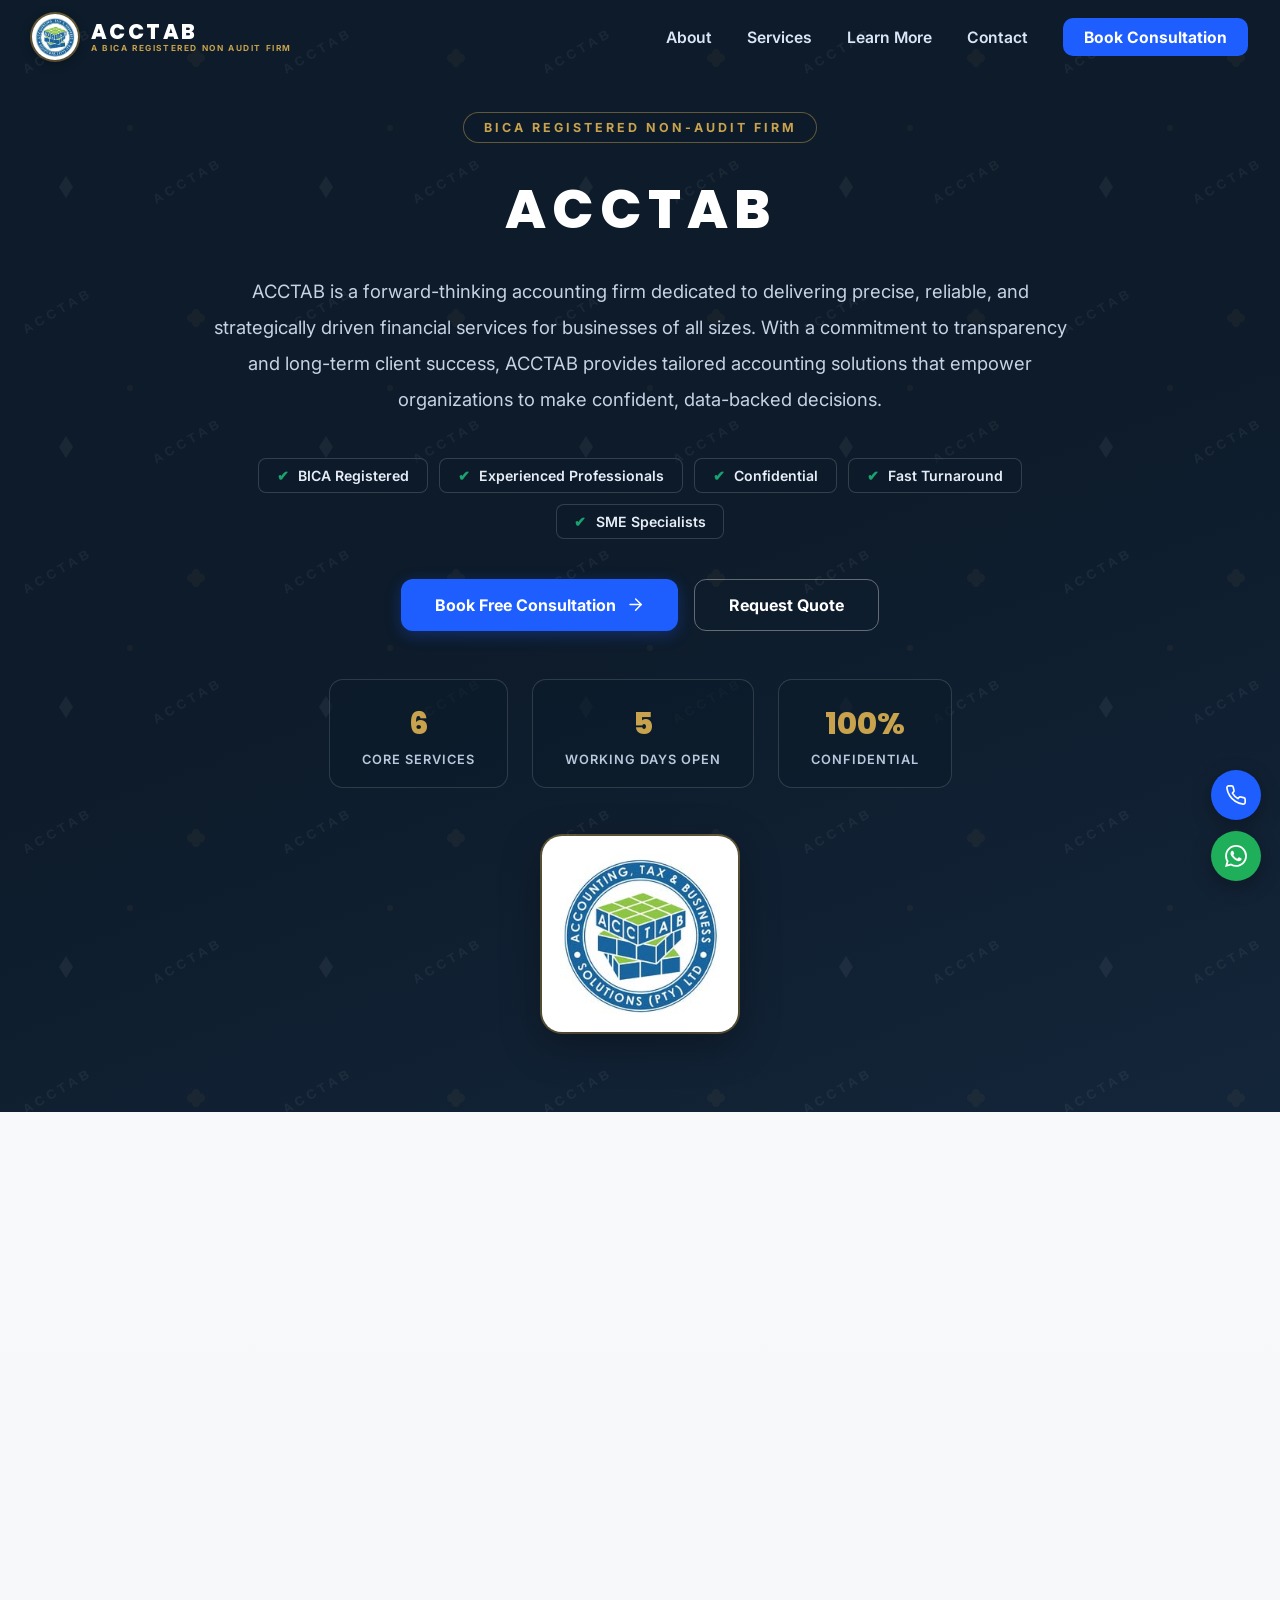
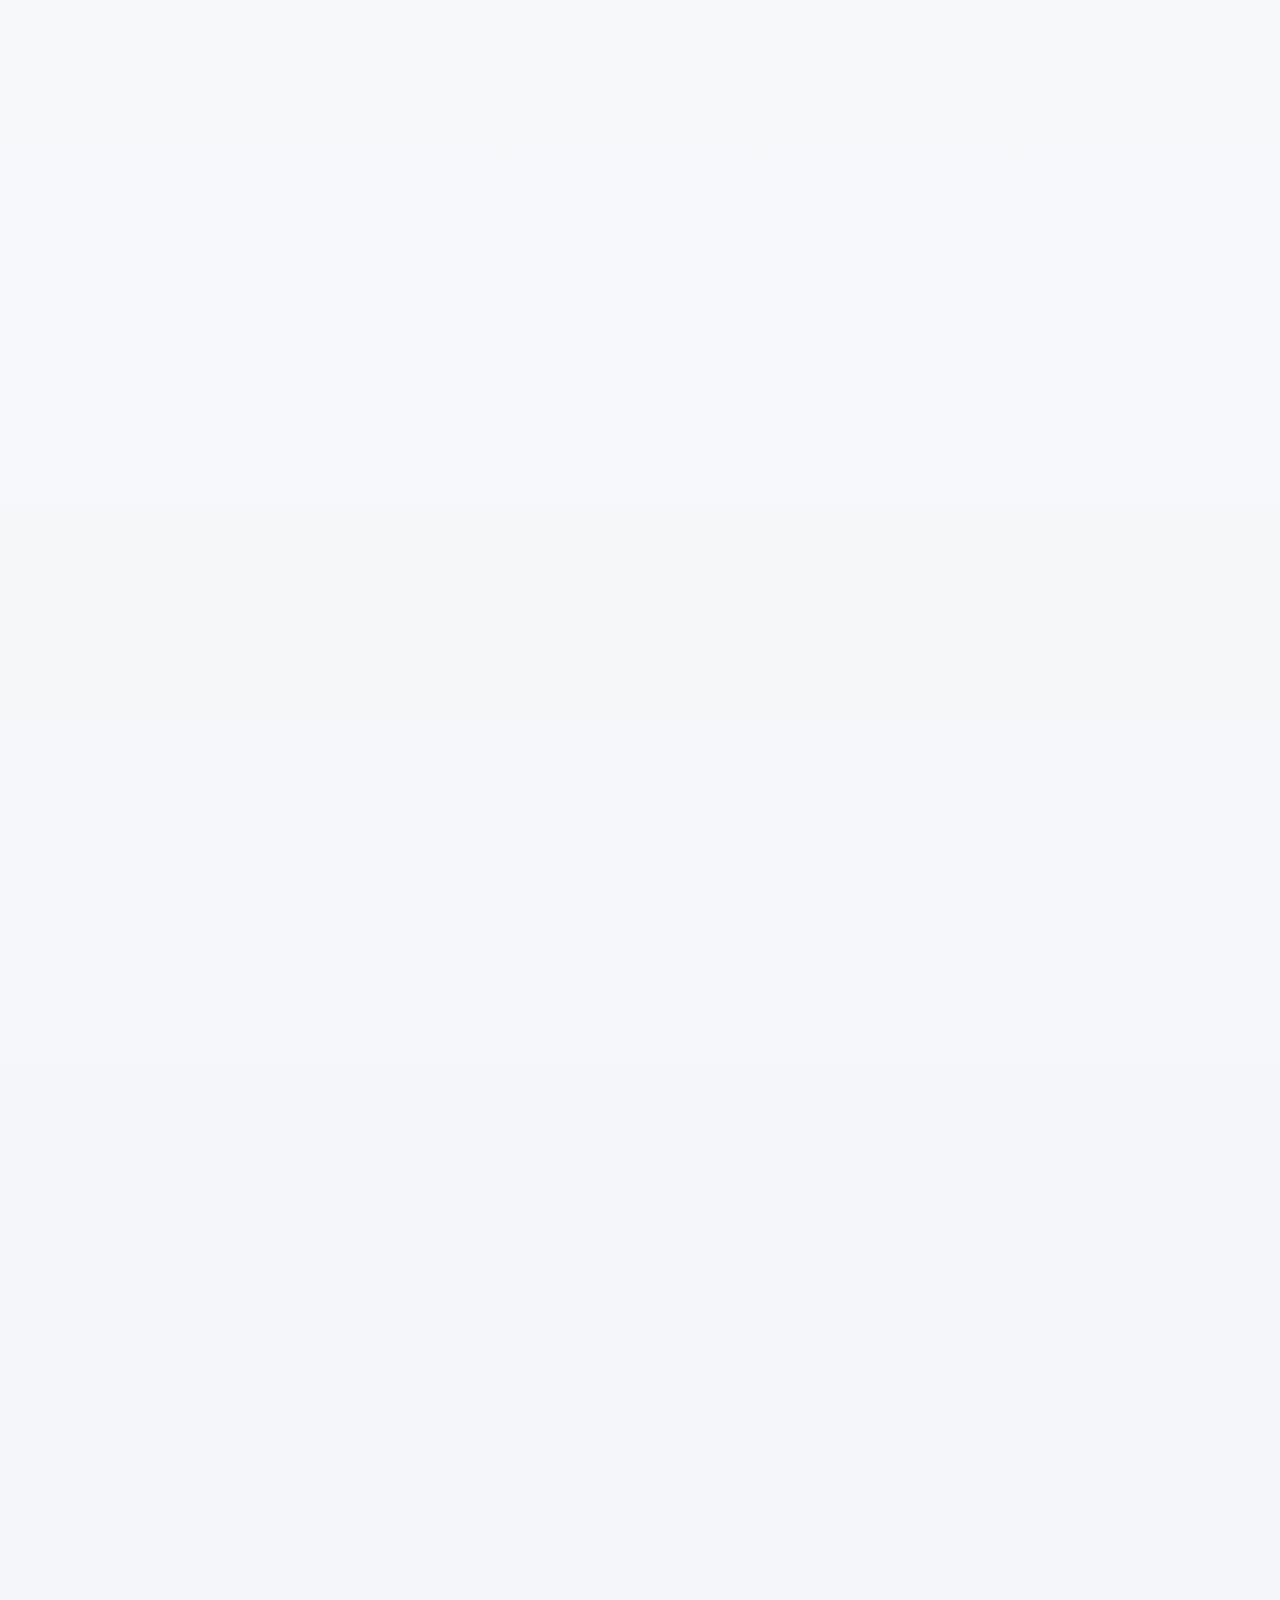
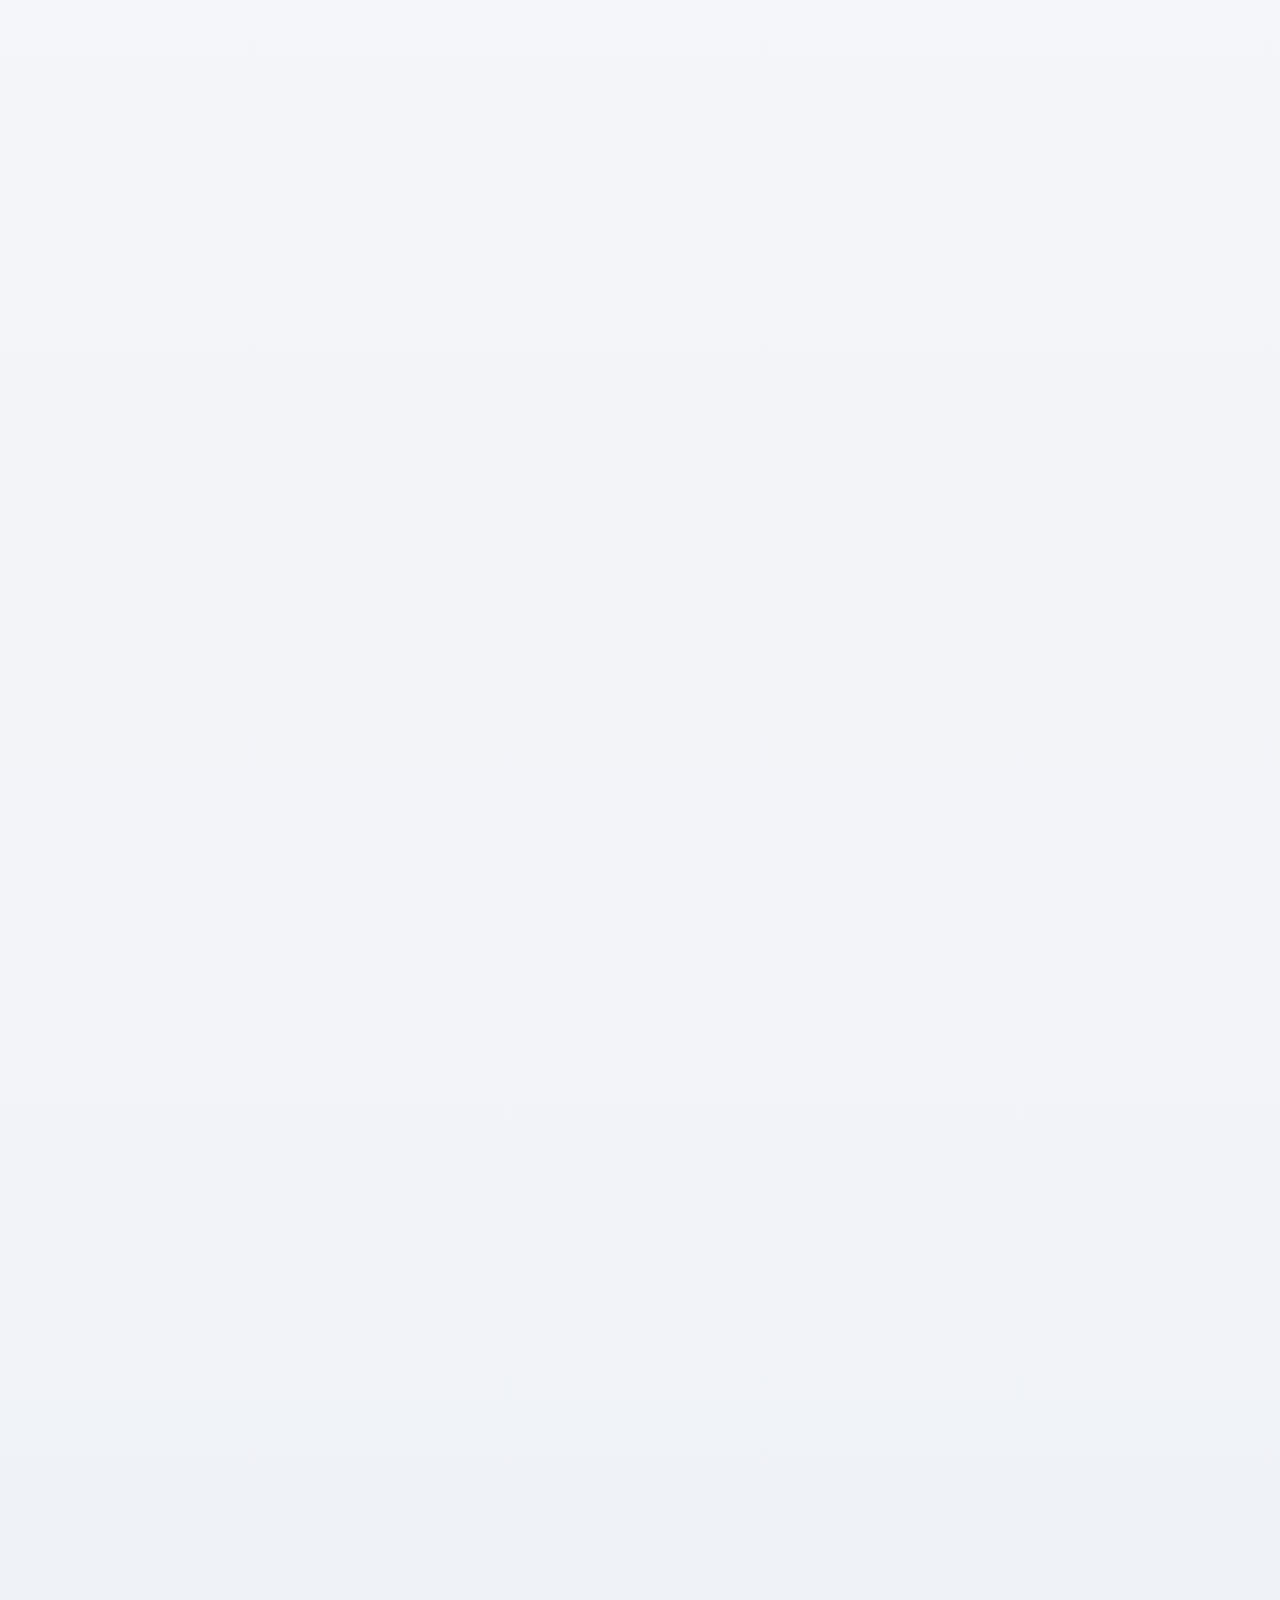
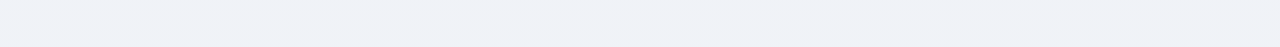
<file: index.html>
<!DOCTYPE html>
<html lang="en">
<head>
    <meta charset="UTF-8">
    <meta name="viewport" content="width=device-width, initial-scale=1.0">
    <title>ACCTAB - Professional Accounting Services | BICA Registered Non-Audit Firm</title>
    <meta name="description" content="ACCTAB is a BICA Registered Non-Audit Firm delivering precise, reliable and strategically driven accounting, bookkeeping, payroll, tax and advisory services in Francistown, Botswana.">
    <meta name="keywords" content="Accountant in Botswana, Accounting Services Botswana, Bookkeeping Botswana, Tax Consultant Botswana, Payroll Services Botswana, BICA Registered Accountant">
    <meta name="robots" content="index, follow">
    <link rel="canonical" href="https://www.acctabbw.com/">

    <!-- Open Graph -->
    <meta property="og:type" content="website">
    <meta property="og:title" content="ACCTAB - Professional Accounting Services">
    <meta property="og:description" content="BICA Registered Non-Audit Firm providing professional accounting, bookkeeping, payroll, tax and advisory services.">
    <meta property="og:image" content="acctab.jpg">
    <meta name="twitter:card" content="summary">

    <!-- Favicon -->
    <link rel="icon" type="image/jpeg" href="acctab.jpg">
    <link rel="apple-touch-icon" href="acctab.jpg">

    <!-- Performance -->
    <link rel="preconnect" href="https://fonts.googleapis.com">
    <link rel="preconnect" href="https://fonts.gstatic.com" crossorigin>
    <link rel="preconnect" href="https://images.unsplash.com">
    <link rel="preload" as="image" href="https://images.unsplash.com/photo-1531482615713-2afd69097998?auto=format&fit=crop&w=1600&q=55">
    <link href="https://fonts.googleapis.com/css2?family=Poppins:wght@700;800&family=Inter:wght@400;600;700&display=swap" rel="stylesheet">

    <!-- Structured Data -->
    <script type="application/ld+json">
    {
      "@context": "https://schema.org",
      "@type": "AccountingService",
      "name": "ACCTAB",
      "description": "BICA Registered Non-Audit Firm providing professional accounting, bookkeeping, payroll, tax and advisory services.",
      "image": "acctab.jpg",
      "telephone": "+26773263337",
      "email": "acctab@acctabbw.com",
      "address": {
        "@type": "PostalAddress",
        "streetAddress": "Plot 14014 Unit 8",
        "addressLocality": "Francistown",
        "addressCountry": "BW"
      },
      "openingHours": ["Mo-Th 08:00-17:00", "Fr 08:00-16:00"]
    }
    </script>

    <style>
        :root {
            --navy: #0D1B2A;
            --navy-2: #14263B;
            --royal: #1E5EFF;
            --royal-dark: #1750E0;
            --gold: #C8A24C;
            --white: #FFFFFF;
            --light: #F8F9FB;
            --dark-text: #202124;
            --muted: #666666;
            --green: #1AA36F;
        }

        * {
            margin: 0;
            padding: 0;
            box-sizing: border-box;
        }

        html {
            scroll-behavior: smooth;
        }

        body {
            font-family: 'Inter', 'Segoe UI', Tahoma, Geneva, Verdana, sans-serif;
            overflow-x: hidden;
            color: var(--dark-text);
            background: var(--navy);
            text-align: center;
        }

        h1, h2, h3, .brand-name {
            font-family: 'Poppins', 'Segoe UI', sans-serif;
        }

        .icon {
            width: 1.2em;
            height: 1.2em;
            stroke: currentColor;
            stroke-width: 1.8;
            fill: none;
            stroke-linecap: round;
            stroke-linejoin: round;
            vertical-align: -0.22em;
            flex-shrink: 0;
        }

        /* ============ Page loader / screen transition ============ */
        .page-loader {
            position: fixed;
            inset: 0;
            z-index: 2000;
            background: var(--navy);
            display: flex;
            flex-direction: column;
            align-items: center;
            justify-content: center;
            gap: 1.3rem;
            opacity: 1;
            visibility: visible;
            transition: opacity 0.45s ease, visibility 0.45s ease;
        }

        .page-loader.hidden {
            opacity: 0;
            visibility: hidden;
            pointer-events: none;
        }

        .loader-ring {
            width: 54px;
            height: 54px;
            border-radius: 50%;
            border: 3px solid rgba(200, 162, 76, 0.2);
            border-top-color: var(--gold);
            animation: loaderspin 0.9s linear infinite;
        }

        .loader-text {
            font-family: 'Poppins', sans-serif;
            font-weight: 800;
            font-size: 1.1rem;
            letter-spacing: 6px;
            color: var(--white);
        }

        .loader-text::after {
            content: '';
            display: block;
            width: 40px;
            height: 2px;
            background: var(--gold);
            margin: 0.6rem auto 0;
            border-radius: 2px;
            animation: loaderbar 1.4s ease-in-out infinite;
        }

        @keyframes loaderspin { to { transform: rotate(360deg); } }

        @keyframes loaderbar {
            0%, 100% { width: 24px; opacity: 0.5; }
            50% { width: 64px; opacity: 1; }
        }

        /* ============ Navigation ============ */
        nav {
            position: fixed;
            top: 0;
            width: 100%;
            background: transparent;
            padding: 0.85rem 2rem;
            z-index: 1000;
            transition: background 0.4s ease, box-shadow 0.4s ease, padding 0.4s ease;
            display: flex;
            align-items: center;
            justify-content: space-between;
        }

        nav.scrolled {
            background: rgba(13, 27, 42, 0.96);
            box-shadow: 0 6px 24px rgba(0, 0, 0, 0.3);
            padding: 0.6rem 2rem;
        }

        /* Looping glisten & shine sweeping across the whole navbar every 5 seconds */
        .nav-shine {
            position: absolute;
            inset: 0;
            overflow: hidden;
            pointer-events: none;
        }

        .nav-shine::after {
            content: '';
            position: absolute;
            top: 0;
            left: 0;
            width: 18%;
            height: 100%;
            background: linear-gradient(105deg,
                transparent 0%,
                rgba(255, 255, 255, 0.05) 30%,
                rgba(255, 255, 255, 0.20) 50%,
                rgba(200, 162, 76, 0.12) 65%,
                transparent 100%);
            transform: translateX(-130%) skewX(-18deg);
            animation: navshine 5s ease-in-out infinite;
        }

        @keyframes navshine {
            0%   { transform: translateX(-130%) skewX(-18deg); }
            24%  { transform: translateX(720%) skewX(-18deg); }
            100% { transform: translateX(720%) skewX(-18deg); }
        }

        .brand {
            display: flex;
            align-items: center;
            gap: 0.8rem;
            text-decoration: none;
        }

        .brand-logo {
            width: 46px;
            height: 46px;
            border-radius: 50%;
            background: var(--white);
            padding: 3px;
            object-fit: contain;
            box-shadow: 0 3px 12px rgba(0, 0, 0, 0.3), 0 0 0 2px rgba(200, 162, 76, 0.5);
            transition: transform 0.35s ease;
        }

        .brand:hover .brand-logo {
            transform: scale(1.06);
        }

        .brand-text {
            display: flex;
            flex-direction: column;
            align-items: flex-start;
            line-height: 1.15;
        }

        .brand-name {
            font-weight: 800;
            font-size: 1.3rem;
            letter-spacing: 2.5px;
            color: var(--white);
            text-align: left;
        }

        .brand-tag {
            font-weight: 700;
            font-size: 0.52rem;
            letter-spacing: 1.6px;
            color: var(--gold);
            text-transform: uppercase;
            text-align: left;
            white-space: nowrap;
        }

        .nav-right {
            display: flex;
            align-items: center;
            gap: 2rem;
        }

        nav ul {
            list-style: none;
            display: flex;
            align-items: center;
            gap: 2.2rem;
        }

        nav ul a {
            color: #dbe6f5;
            text-decoration: none;
            font-weight: 600;
            font-size: 0.98rem;
            position: relative;
            padding: 0.3rem 0;
            transition: color 0.3s;
        }

        nav ul a::after {
            content: '';
            position: absolute;
            bottom: 0;
            left: 0;
            width: 0;
            height: 2px;
            background: var(--gold);
            transition: width 0.3s ease;
            border-radius: 2px;
        }

        nav ul a:hover {
            color: var(--gold);
        }

        nav ul a:hover::after {
            width: 100%;
        }

        .nav-cta {
            background: var(--royal);
            color: var(--white) !important;
            padding: 0.6rem 1.3rem;
            border-radius: 10px;
            font-weight: 700;
            transition: background 0.25s, transform 0.25s;
        }

        .nav-cta::after {
            display: none;
        }

        .nav-cta:hover {
            background: var(--royal-dark);
            transform: translateY(-1px);
            color: var(--white) !important;
        }

        .hamburger {
            display: none;
            flex-direction: column;
            gap: 5px;
            background: none;
            border: none;
            cursor: pointer;
            padding: 6px;
            z-index: 1100;
        }

        .hamburger span {
            width: 26px;
            height: 2px;
            background: var(--white);
            border-radius: 2px;
            transition: transform 0.3s ease, opacity 0.3s ease;
        }

        .hamburger.open span:nth-child(1) { transform: translateY(7px) rotate(45deg); }
        .hamburger.open span:nth-child(2) { opacity: 0; }
        .hamburger.open span:nth-child(3) { transform: translateY(-7px) rotate(-45deg); }

        /* ============ Sections ============ */
        section {
            min-height: 100vh;
            padding: 7rem 2rem 5rem;
            display: flex;
            flex-direction: column;
            justify-content: center;
            align-items: center;
            position: relative;
            overflow: hidden;
        }

        /*
         * Designer monogram motif — the ACCTAB wordmark repeated diagonally
         * with quatrefoil and diamond marks, in the manner of a luxury-house
         * monogram canvas. Rendered as a tiny inline SVG tile: zero requests.
         */
        section::before {
            content: '';
            position: absolute;
            inset: 0;
            z-index: 0;
            pointer-events: none;
            background-repeat: repeat;
            background-size: 260px 260px;
        }

        #about::before,
        #contact::before {
            opacity: 0.055;
            background-image: url("data:image/svg+xml,%3Csvg xmlns='http://www.w3.org/2000/svg' width='260' height='260' viewBox='0 0 260 260'%3E%3Ctext x='26' y='74' font-family='Poppins,Arial,sans-serif' font-size='13' font-weight='700' letter-spacing='4' fill='%23FFFFFF' transform='rotate(-30 26 74)'%3EACCTAB%3C/text%3E%3Ctext x='156' y='204' font-family='Poppins,Arial,sans-serif' font-size='13' font-weight='700' letter-spacing='4' fill='%23FFFFFF' transform='rotate(-30 156 204)'%3EACCTAB%3C/text%3E%3Cpath d='M0,-9 C2.5,-9 4,-7 4,-4.5 C7,-4.5 9,-2.5 9,0 C9,2.5 7,4.5 4,4.5 C4,7 2.5,9 0,9 C-2.5,9 -4,7 -4,4.5 C-7,4.5 -9,2.5 -9,0 C-9,-2.5 -7,-4.5 -4,-4.5 C-4,-7 -2.5,-9 0,-9 Z' fill='%23C8A24C' transform='translate(196,58)'/%3E%3Cpath d='M66,176 l7,11 -7,11 -7,-11 Z' fill='%23FFFFFF'/%3E%3Ccircle cx='130' cy='128' r='3' fill='%23C8A24C'/%3E%3C/svg%3E");
        }

        #services::before {
            opacity: 0.05;
            background-image: url("data:image/svg+xml,%3Csvg xmlns='http://www.w3.org/2000/svg' width='260' height='260' viewBox='0 0 260 260'%3E%3Ctext x='26' y='74' font-family='Poppins,Arial,sans-serif' font-size='13' font-weight='700' letter-spacing='4' fill='%230D1B2A' transform='rotate(-30 26 74)'%3EACCTAB%3C/text%3E%3Ctext x='156' y='204' font-family='Poppins,Arial,sans-serif' font-size='13' font-weight='700' letter-spacing='4' fill='%230D1B2A' transform='rotate(-30 156 204)'%3EACCTAB%3C/text%3E%3Cpath d='M0,-9 C2.5,-9 4,-7 4,-4.5 C7,-4.5 9,-2.5 9,0 C9,2.5 7,4.5 4,4.5 C4,7 2.5,9 0,9 C-2.5,9 -4,7 -4,4.5 C-7,4.5 -9,2.5 -9,0 C-9,-2.5 -7,-4.5 -4,-4.5 C-4,-7 -2.5,-9 0,-9 Z' fill='%23C8A24C' transform='translate(196,58)'/%3E%3Cpath d='M66,176 l7,11 -7,11 -7,-11 Z' fill='%230D1B2A'/%3E%3Ccircle cx='130' cy='128' r='3' fill='%23C8A24C'/%3E%3C/svg%3E");
        }

        section > * {
            position: relative;
            z-index: 1;
        }

        /* Scroll reveal */
        .reveal {
            opacity: 0;
            transform: translateY(32px);
            transition: opacity 0.7s ease, transform 0.7s ease;
        }

        .reveal.visible {
            opacity: 1;
            transform: translateY(0);
        }

        /* ============ Section 1 - About / Hero ============ */
        #about {
            background:
                linear-gradient(160deg, rgba(13, 27, 42, 0.93) 0%, rgba(13, 27, 42, 0.86) 50%, rgba(20, 38, 59, 0.94) 100%),
                url('https://images.unsplash.com/photo-1531482615713-2afd69097998?auto=format&fit=crop&w=1600&q=55') center 30% / cover no-repeat,
                var(--navy);
            color: #dbe6f5;
        }

        .hero-eyebrow {
            display: inline-block;
            font-weight: 700;
            font-size: 0.78rem;
            letter-spacing: 3px;
            text-transform: uppercase;
            color: var(--gold);
            border: 1px solid rgba(200, 162, 76, 0.45);
            padding: 0.45rem 1.2rem;
            border-radius: 30px;
            margin-bottom: 1.6rem;
            background: rgba(13, 27, 42, 0.55);
        }

        #about h1 {
            font-size: 3.4rem;
            font-weight: 800;
            margin-bottom: 1.5rem;
            color: var(--white);
            text-transform: uppercase;
            letter-spacing: 6px;
        }

        #about p {
            font-size: 1.15rem;
            font-weight: 400;
            max-width: 880px;
            line-height: 1.95;
            margin-bottom: 2.5rem;
            color: #c6d3e4;
        }

        .hero-badges {
            display: flex;
            flex-wrap: wrap;
            justify-content: center;
            gap: 0.7rem;
            margin-bottom: 2.5rem;
            max-width: 800px;
        }

        .badge {
            background: rgba(13, 27, 42, 0.55);
            border: 1px solid rgba(255, 255, 255, 0.16);
            color: #e6edf6;
            font-weight: 600;
            font-size: 0.88rem;
            padding: 0.5rem 1.1rem;
            border-radius: 8px;
            transition: transform 0.25s, border-color 0.25s;
        }

        .badge:hover {
            transform: translateY(-3px);
            border-color: var(--gold);
        }

        .badge .tick {
            color: var(--green);
            margin-right: 0.35rem;
        }

        .hero-ctas {
            display: flex;
            flex-wrap: wrap;
            justify-content: center;
            gap: 1rem;
            margin-bottom: 3rem;
        }

        .btn-primary, .btn-secondary {
            display: inline-flex;
            align-items: center;
            justify-content: center;
            gap: 0.6rem;
            padding: 0.95rem 2.1rem;
            border-radius: 12px;
            text-decoration: none;
            font-weight: 700;
            font-size: 1rem;
            transition: background 0.25s, border-color 0.25s, color 0.25s, transform 0.25s;
        }

        .btn-primary {
            background: var(--royal);
            color: var(--white);
            box-shadow: 0 4px 16px rgba(30, 94, 255, 0.3);
        }

        .btn-primary:hover {
            background: var(--royal-dark);
            transform: translateY(-2px);
        }

        .btn-secondary {
            background: transparent;
            color: var(--white);
            border: 1.5px solid rgba(255, 255, 255, 0.35);
        }

        .btn-secondary:hover {
            border-color: var(--gold);
            color: var(--gold);
            transform: translateY(-2px);
        }

        .btn-primary .icon {
            transition: transform 0.25s;
        }

        .btn-primary:hover .icon {
            transform: translateX(4px);
        }

        /* Floating statistics cards */
        .hero-stats {
            display: flex;
            flex-wrap: wrap;
            justify-content: center;
            gap: 1.5rem;
            margin-bottom: 3rem;
        }

        .stat-card {
            background: rgba(13, 27, 42, 0.6);
            border: 1px solid rgba(255, 255, 255, 0.14);
            border-radius: 14px;
            padding: 1.3rem 2rem;
            min-width: 170px;
            animation: float 5s ease-in-out infinite;
            transition: border-color 0.25s;
        }

        .stat-card:nth-child(2) { animation-delay: 0.8s; }
        .stat-card:nth-child(3) { animation-delay: 1.6s; }

        .stat-card:hover {
            border-color: var(--gold);
        }

        .stat-number {
            font-family: 'Poppins', sans-serif;
            font-size: 1.9rem;
            font-weight: 800;
            color: var(--gold);
        }

        .stat-label {
            font-size: 0.8rem;
            font-weight: 600;
            color: #b9c8dc;
            letter-spacing: 1px;
            text-transform: uppercase;
            margin-top: 0.3rem;
        }

        .logo-frame {
            background: var(--white);
            border-radius: 20px;
            padding: 1.1rem;
            display: inline-flex;
            box-shadow: 0 12px 40px rgba(0, 0, 0, 0.35), 0 0 0 2px rgba(200, 162, 76, 0.45);
            animation: float 4.5s ease-in-out infinite;
        }

        .logo-frame img {
            width: 160px;
            height: 160px;
            object-fit: contain;
            display: block;
        }

        @keyframes float {
            0%, 100% { transform: translateY(0); }
            50% { transform: translateY(-12px); }
        }

        /* ============ Section 2 - Services ============ */
        #services {
            background: linear-gradient(180deg, var(--light) 0%, #eef1f6 100%);
            color: var(--dark-text);
            content-visibility: auto;
            contain-intrinsic-size: auto 1400px;
        }

        .section-eyebrow {
            font-weight: 700;
            font-size: 0.78rem;
            letter-spacing: 3px;
            text-transform: uppercase;
            color: var(--royal);
            margin-bottom: 0.8rem;
        }

        #services h2 {
            font-size: 2.6rem;
            font-weight: 800;
            margin-bottom: 0.8rem;
            color: var(--navy);
            text-transform: uppercase;
            letter-spacing: 2px;
        }

        .gold-divider {
            width: 64px;
            height: 3px;
            border-radius: 3px;
            background: var(--gold);
            margin: 0 auto 3rem;
        }

        .service-grid {
            display: grid;
            grid-template-columns: repeat(auto-fit, minmax(300px, 1fr));
            gap: 1.8rem;
            max-width: 1200px;
            width: 100%;
        }

        .service-card {
            background: var(--white);
            padding: 2.2rem 2rem;
            border-radius: 14px;
            border: 1px solid rgba(13, 27, 42, 0.07);
            box-shadow: 0 4px 18px rgba(13, 27, 42, 0.06);
            transition: transform 0.3s ease, box-shadow 0.3s ease, border-color 0.3s ease;
            display: flex;
            flex-direction: column;
            position: relative;
            overflow: hidden;
        }

        .service-card::before {
            content: '';
            position: absolute;
            top: 0;
            left: 0;
            width: 100%;
            height: 3px;
            background: linear-gradient(90deg, var(--royal), var(--gold));
            transform: scaleX(0);
            transform-origin: left;
            transition: transform 0.35s ease;
        }

        /* Subtly different, low-saturation tints across the service cards */
        .service-card:nth-child(1) { background: #EEF4FD; } /* soft blue */
        .service-card:nth-child(2) { background: #FAF5E8; } /* cream gold */
        .service-card:nth-child(3) { background: #ECF5F0; } /* sage mint */
        .service-card:nth-child(4) { background: #F2EFF9; } /* pale lavender */
        .service-card:nth-child(5) { background: #FBF1EB; } /* blush peach */
        .service-card:nth-child(6) { background: #ECF4F7; } /* powder cyan */

        .service-card:hover {
            transform: translateY(-8px);
            box-shadow: 0 16px 38px rgba(13, 27, 42, 0.12);
            border-color: rgba(200, 162, 76, 0.35);
        }

        .service-card:hover::before {
            transform: scaleX(1);
        }

        .service-icon {
            width: 52px;
            height: 52px;
            margin: 0 auto 1.2rem;
            border-radius: 12px;
            background: rgba(30, 94, 255, 0.08);
            color: var(--royal);
            display: flex;
            align-items: center;
            justify-content: center;
        }

        .service-icon .icon {
            width: 26px;
            height: 26px;
        }

        .service-card h3 {
            font-size: 1.3rem;
            font-weight: 700;
            margin-bottom: 1rem;
            color: var(--navy);
        }

        .service-card p {
            font-size: 0.96rem;
            font-weight: 400;
            line-height: 1.85;
            color: var(--muted);
            margin-bottom: 1.6rem;
            flex-grow: 1;
        }

        .details-btn {
            display: inline-flex;
            align-items: center;
            gap: 0.5rem;
            background: transparent;
            color: var(--royal);
            padding: 0.75rem 1.6rem;
            border-radius: 12px;
            text-decoration: none;
            font-weight: 700;
            font-size: 0.95rem;
            border: 1.5px solid var(--royal);
            transition: background 0.25s, color 0.25s, transform 0.25s;
            cursor: pointer;
            align-self: center;
        }

        .details-btn:hover {
            background: var(--royal);
            color: var(--white);
            transform: translateY(-2px);
        }

        /* ============ Insights / Learn More section ============ */
        #insights {
            background: var(--white);
            color: var(--dark-text);
            content-visibility: auto;
            contain-intrinsic-size: auto 1200px;
        }

        #insights::before {
            opacity: 0.04;
            background-image: url("data:image/svg+xml,%3Csvg xmlns='http://www.w3.org/2000/svg' width='260' height='260' viewBox='0 0 260 260'%3E%3Ctext x='26' y='74' font-family='Poppins,Arial,sans-serif' font-size='13' font-weight='700' letter-spacing='4' fill='%230D1B2A' transform='rotate(-30 26 74)'%3EACCTAB%3C/text%3E%3Ctext x='156' y='204' font-family='Poppins,Arial,sans-serif' font-size='13' font-weight='700' letter-spacing='4' fill='%230D1B2A' transform='rotate(-30 156 204)'%3EACCTAB%3C/text%3E%3Cpath d='M0,-9 C2.5,-9 4,-7 4,-4.5 C7,-4.5 9,-2.5 9,0 C9,2.5 7,4.5 4,4.5 C4,7 2.5,9 0,9 C-2.5,9 -4,7 -4,4.5 C-7,4.5 -9,2.5 -9,0 C-9,-2.5 -7,-4.5 -4,-4.5 C-4,-7 -2.5,-9 0,-9 Z' fill='%23C8A24C' transform='translate(196,58)'/%3E%3Cpath d='M66,176 l7,11 -7,11 -7,-11 Z' fill='%230D1B2A'/%3E%3Ccircle cx='130' cy='128' r='3' fill='%23C8A24C'/%3E%3C/svg%3E");
        }

        #insights h2 {
            font-size: 2.6rem;
            font-weight: 800;
            margin-bottom: 0.8rem;
            color: var(--navy);
            text-transform: uppercase;
            letter-spacing: 2px;
        }

        .insight-cat {
            display: inline-block;
            font-size: 0.68rem;
            font-weight: 800;
            letter-spacing: 2px;
            text-transform: uppercase;
            color: var(--royal);
            background: rgba(30, 94, 255, 0.08);
            padding: 0.35rem 0.85rem;
            border-radius: 30px;
            margin-bottom: 1rem;
            font-family: 'Poppins', sans-serif;
        }

        .insights-cta {
            margin-top: 2.6rem;
        }

        /* ============ Section 3 - Contact ============ */
        #contact {
            background: linear-gradient(160deg, var(--navy-2) 0%, var(--navy) 100%);
            color: #dbe6f5;
            content-visibility: auto;
            contain-intrinsic-size: auto 1200px;
        }

        #contact .section-eyebrow {
            color: var(--gold);
        }

        #contact h2 {
            font-size: 2.6rem;
            font-weight: 800;
            margin-bottom: 0.8rem;
            color: var(--white);
            text-transform: uppercase;
            letter-spacing: 2px;
        }

        .contact-info {
            display: flex;
            flex-wrap: wrap;
            justify-content: center;
            gap: 1.2rem;
            margin-bottom: 3rem;
            max-width: 1000px;
        }

        .contact-item {
            display: inline-flex;
            align-items: center;
            gap: 0.7rem;
            font-size: 1.05rem;
            font-weight: 600;
            color: var(--white);
            background: rgba(255, 255, 255, 0.05);
            padding: 1rem 1.8rem;
            border-radius: 12px;
            border: 1px solid rgba(255, 255, 255, 0.14);
            text-decoration: none;
            transition: transform 0.25s, border-color 0.25s;
        }

        .contact-item:hover {
            transform: translateY(-3px);
            border-color: var(--gold);
        }

        .contact-item .icon {
            color: var(--gold);
        }

        .hours {
            font-size: 1.1rem;
            font-weight: 400;
            color: #c6d3e4;
            margin: 0 0 3rem;
            line-height: 2;
            background: rgba(255, 255, 255, 0.04);
            border: 1px solid rgba(255, 255, 255, 0.12);
            border-radius: 14px;
            padding: 1.4rem 2.4rem;
        }

        .hours strong {
            color: var(--gold);
            letter-spacing: 1px;
            text-transform: uppercase;
            font-weight: 700;
        }

        /* Commitment card with location button (replaces the embedded map) */
        .commitment-card {
            max-width: 720px;
            width: 100%;
            background: rgba(255, 255, 255, 0.05);
            border: 1px solid rgba(200, 162, 76, 0.35);
            border-radius: 16px;
            padding: 2.6rem 2.4rem;
        }

        .commitment-card h3 {
            font-size: 1.25rem;
            font-weight: 700;
            color: var(--gold);
            text-transform: uppercase;
            letter-spacing: 2px;
            margin-bottom: 1.1rem;
        }

        .commitment-card p {
            font-size: 1.08rem;
            line-height: 1.95;
            color: #c6d3e4;
            margin-bottom: 1.8rem;
        }

        .map-btn {
            display: inline-flex;
            align-items: center;
            gap: 0.6rem;
            background: var(--royal);
            color: var(--white);
            padding: 0.95rem 2.1rem;
            border-radius: 12px;
            text-decoration: none;
            font-weight: 700;
            font-size: 1rem;
            transition: background 0.25s, transform 0.25s;
            box-shadow: 0 4px 16px rgba(30, 94, 255, 0.3);
        }

        .map-btn:hover {
            background: var(--royal-dark);
            transform: translateY(-2px);
        }

        /* ============ Footer ============ */
        footer {
            background: #0A1420;
            padding: 3.5rem 2rem 2.5rem;
            color: #b9c8dc;
        }

        .footer-links {
            display: flex;
            flex-wrap: wrap;
            justify-content: center;
            gap: 1.6rem;
            margin: 2rem 0 0;
            list-style: none;
        }

        .footer-links a {
            color: #b9c8dc;
            text-decoration: none;
            font-weight: 600;
            font-size: 0.92rem;
            transition: color 0.25s;
        }

        .footer-links a:hover {
            color: var(--gold);
        }

        .whatsapp-btn {
            display: inline-flex;
            align-items: center;
            gap: 0.8rem;
            background: #1FAF5A;
            color: white;
            padding: 1.05rem 2.3rem;
            border-radius: 14px;
            text-decoration: none;
            font-weight: 700;
            font-size: 1.1rem;
            transition: background 0.25s, transform 0.25s;
            box-shadow: 0 6px 22px rgba(31, 175, 90, 0.3);
        }

        .whatsapp-btn:hover {
            background: #189A4D;
            transform: translateY(-2px);
        }

        .wa-glyph {
            width: 1.35em;
            height: 1.35em;
            fill: currentColor;
        }

        .footer-note {
            margin-top: 2rem;
            font-size: 0.82rem;
            font-weight: 700;
            letter-spacing: 1.5px;
            text-transform: uppercase;
            color: var(--gold);
        }

        .footer-copy {
            margin-top: 0.6rem;
            font-size: 0.8rem;
            color: #6f7f93;
        }

        /* ============ Floating contact buttons ============ */
        .floating-btns {
            position: fixed;
            right: 1.2rem;
            bottom: 1.2rem;
            display: flex;
            flex-direction: column;
            gap: 0.7rem;
            z-index: 999;
        }

        .fab {
            width: 50px;
            height: 50px;
            border-radius: 50%;
            display: flex;
            align-items: center;
            justify-content: center;
            text-decoration: none;
            color: var(--white);
            box-shadow: 0 6px 20px rgba(0, 0, 0, 0.3);
            transition: transform 0.25s;
            border: none;
            cursor: pointer;
        }

        .fab .icon, .fab .wa-glyph {
            width: 22px;
            height: 22px;
        }

        .fab:hover {
            transform: translateY(-3px);
        }

        .fab-whatsapp { background: #1FAF5A; }
        .fab-phone    { background: var(--royal); }

        .fab-top {
            background: var(--navy-2);
            border: 1px solid rgba(200, 162, 76, 0.5);
            color: var(--gold);
            opacity: 0;
            visibility: hidden;
        }

        .fab-top.show {
            opacity: 1;
            visibility: visible;
        }

        /* ============ Reduced motion ============ */
        @media (prefers-reduced-motion: reduce) {
            *, *::before, *::after {
                animation-duration: 0.01ms !important;
                animation-iteration-count: 1 !important;
                transition-duration: 0.01ms !important;
            }
        }

        /* ============ Responsive ============ */
        @media (max-width: 900px) {
            nav ul {
                gap: 1.4rem;
            }
        }

        @media (max-width: 768px) {
            nav {
                padding: 0.7rem 1.2rem;
            }

            nav.scrolled {
                padding: 0.6rem 1.2rem;
            }

            .hamburger {
                display: flex;
            }

            .nav-right {
                position: fixed;
                top: 0;
                right: 0;
                height: 100vh;
                width: min(78vw, 320px);
                background: rgba(13, 27, 42, 0.98);
                flex-direction: column;
                justify-content: center;
                gap: 2.5rem;
                transform: translateX(100%);
                transition: transform 0.35s ease;
                box-shadow: -10px 0 40px rgba(0, 0, 0, 0.5);
            }

            .nav-right.open {
                transform: translateX(0);
            }

            nav ul {
                flex-direction: column;
                gap: 2rem;
            }

            nav ul a {
                font-size: 1.15rem;
            }

            .brand-name {
                font-size: 1.05rem;
                letter-spacing: 2px;
            }

            .brand-tag {
                font-size: 0.44rem;
                letter-spacing: 1.1px;
            }

            .brand-logo {
                width: 40px;
                height: 40px;
            }

            section {
                padding: 6rem 1.2rem 4rem;
            }

            /* Lighter hero image for small screens */
            #about {
                background:
                    linear-gradient(160deg, rgba(13, 27, 42, 0.93) 0%, rgba(13, 27, 42, 0.86) 50%, rgba(20, 38, 59, 0.94) 100%),
                    url('https://images.unsplash.com/photo-1531482615713-2afd69097998?auto=format&fit=crop&w=800&q=50') center 30% / cover no-repeat,
                    var(--navy);
            }

            #about h1 {
                font-size: 2.1rem;
                letter-spacing: 4px;
            }

            #about p {
                font-size: 1rem;
            }

            .hero-ctas {
                width: 100%;
            }

            .btn-primary, .btn-secondary {
                width: 100%;
            }

            .stat-card {
                min-width: 140px;
                padding: 1.1rem 1.4rem;
            }

            .logo-frame img {
                width: 125px;
                height: 125px;
            }

            #services h2, #contact h2 {
                font-size: 1.85rem;
            }

            .contact-item {
                font-size: 0.98rem;
                width: 100%;
                justify-content: center;
            }

            .hours {
                padding: 1.2rem 1.4rem;
                font-size: 1rem;
            }

            .commitment-card {
                padding: 1.8rem 1.4rem;
            }

            .map-btn {
                width: 100%;
                justify-content: center;
            }

            .whatsapp-btn {
                font-size: 1rem;
                padding: 0.95rem 1.9rem;
            }
        }
    </style>
</head>
<body>
    <!-- Page loader -->
    <div class="page-loader" id="pageLoader" aria-hidden="true">
        <div class="loader-ring"></div>
        <span class="loader-text">ACCTAB</span>
    </div>

    <!-- SVG icon library -->
    <svg xmlns="http://www.w3.org/2000/svg" style="display:none" aria-hidden="true">
        <symbol id="i-chart" viewBox="0 0 24 24"><path d="M3 3v18h18"/><path d="M7 16v-5"/><path d="M12 16V8"/><path d="M17 16v-3"/></symbol>
        <symbol id="i-wallet" viewBox="0 0 24 24"><path d="M21 12V7H5a2 2 0 0 1 0-4h14v4"/><path d="M3 5v14a2 2 0 0 0 2 2h16v-5"/><path d="M18 12a2 2 0 0 0 0 4h4v-4Z"/></symbol>
        <symbol id="i-book" viewBox="0 0 24 24"><path d="M2 3h6a4 4 0 0 1 4 4v14a3 3 0 0 0-3-3H2z"/><path d="M22 3h-6a4 4 0 0 0-4 4v14a3 3 0 0 1 3-3h7z"/></symbol>
        <symbol id="i-compass" viewBox="0 0 24 24"><circle cx="12" cy="12" r="10"/><path d="m16.24 7.76-2.12 6.36-6.36 2.12 2.12-6.36z"/></symbol>
        <symbol id="i-receipt" viewBox="0 0 24 24"><path d="M4 2v20l2-1 2 1 2-1 2 1 2-1 2 1 2-1 2 1V2l-2 1-2-1-2 1-2-1-2 1-2-1-2 1z"/><path d="M8 7h8"/><path d="M8 11h8"/><path d="M8 15h5"/></symbol>
        <symbol id="i-landmark" viewBox="0 0 24 24"><path d="M3 22h18"/><path d="M6 18v-7"/><path d="M10 18v-7"/><path d="M14 18v-7"/><path d="M18 18v-7"/><path d="m12 2 9 6H3z"/></symbol>
        <symbol id="i-phone" viewBox="0 0 24 24"><path d="M22 16.92v3a2 2 0 0 1-2.18 2 19.79 19.79 0 0 1-8.63-3.07 19.5 19.5 0 0 1-6-6A19.79 19.79 0 0 1 2.08 4.18 2 2 0 0 1 4.06 2h3a2 2 0 0 1 2 1.72c.13.96.36 1.9.7 2.81a2 2 0 0 1-.45 2.11L8.09 9.91a16 16 0 0 0 6 6l1.27-1.27a2 2 0 0 1 2.11-.45c.91.34 1.85.57 2.81.7A2 2 0 0 1 22 16.92z"/></symbol>
        <symbol id="i-pin" viewBox="0 0 24 24"><path d="M20 10c0 6-8 12-8 12s-8-6-8-12a8 8 0 0 1 16 0Z"/><circle cx="12" cy="10" r="3"/></symbol>
        <symbol id="i-mail" viewBox="0 0 24 24"><rect x="2" y="4" width="20" height="16" rx="2"/><path d="m22 7-8.97 5.7a1.94 1.94 0 0 1-2.06 0L2 7"/></symbol>
        <symbol id="i-arrow" viewBox="0 0 24 24"><path d="M5 12h14"/><path d="m12 5 7 7-7 7"/></symbol>
        <symbol id="i-up" viewBox="0 0 24 24"><path d="m18 15-6-6-6 6"/></symbol>
        <symbol id="i-wa" viewBox="0 0 24 24"><path d="M17.472 14.382c-.297-.149-1.758-.867-2.03-.967-.273-.099-.471-.148-.67.15-.197.297-.767.966-.94 1.164-.173.199-.347.223-.644.075-.297-.15-1.255-.463-2.39-1.475-.883-.788-1.48-1.761-1.653-2.059-.173-.297-.018-.458.13-.606.134-.133.298-.347.446-.52.149-.174.198-.298.298-.497.099-.198.05-.371-.025-.52-.075-.149-.669-1.612-.916-2.207-.242-.579-.487-.5-.669-.51-.173-.008-.371-.01-.57-.01-.198 0-.52.074-.792.372-.272.297-1.04 1.016-1.04 2.479 0 1.462 1.065 2.875 1.213 3.074.149.198 2.096 3.2 5.077 4.487.709.306 1.262.489 1.694.625.712.227 1.36.195 1.871.118.571-.085 1.758-.719 2.006-1.413.248-.694.248-1.289.173-1.413-.074-.124-.272-.198-.57-.347m-5.421 7.403h-.004a9.87 9.87 0 0 1-5.031-1.378l-.361-.214-3.741.982.998-3.648-.235-.374a9.86 9.86 0 0 1-1.51-5.26c.001-5.45 4.436-9.884 9.888-9.884 2.64 0 5.122 1.03 6.988 2.898a9.825 9.825 0 0 1 2.893 6.994c-.003 5.45-4.437 9.884-9.885 9.884m8.413-18.297A11.815 11.815 0 0 0 12.05 0C5.495 0 .16 5.335.157 11.892c0 2.096.547 4.142 1.588 5.945L.057 24l6.305-1.654a11.882 11.882 0 0 0 5.683 1.448h.005c6.554 0 11.89-5.335 11.893-11.893a11.821 11.821 0 0 0-3.48-8.413z"/></symbol>
    </svg>

    <!-- Navigation -->
    <nav id="navbar">
        <div class="nav-shine" aria-hidden="true"></div>
        <a href="#about" class="brand" aria-label="ACCTAB home">
            <img src="acctab.jpg" alt="ACCTAB - Accounting, Tax & Business Solutions logo" class="brand-logo">
            <span class="brand-text">
                <span class="brand-name">ACCTAB</span>
                <span class="brand-tag">A BICA Registered Non Audit Firm</span>
            </span>
        </a>

        <button class="hamburger" id="hamburger" aria-label="Toggle menu" aria-expanded="false">
            <span></span><span></span><span></span>
        </button>

        <div class="nav-right" id="navMenu">
            <ul>
                <li><a href="#about">About</a></li>
                <li><a href="/services">Services</a></li>
                <li><a href="/learn-more">Learn More</a></li>
                <li><a href="#contact">Contact</a></li>
                <li><a href="https://wa.me/26773263337?text=Hi%2C%20I%20would%20like%20to%20book%20a%20free%20consultation." class="nav-cta" target="_blank" rel="noopener">Book Consultation</a></li>
            </ul>
        </div>
    </nav>

    <!-- Section 1: About -->
    <section id="about">
        <span class="hero-eyebrow reveal">BICA Registered Non-Audit Firm</span>
        <h1 class="reveal">ACCTAB</h1>
        <p class="reveal">
            ACCTAB is a forward-thinking accounting firm dedicated to delivering precise, reliable, and strategically driven financial services for businesses of all sizes. With a commitment to transparency and long-term client success, ACCTAB provides tailored accounting solutions that empower organizations to make confident, data-backed decisions.
        </p>

        <div class="hero-badges reveal">
            <span class="badge"><span class="tick">✔</span> BICA Registered</span>
            <span class="badge"><span class="tick">✔</span> Experienced Professionals</span>
            <span class="badge"><span class="tick">✔</span> Confidential</span>
            <span class="badge"><span class="tick">✔</span> Fast Turnaround</span>
            <span class="badge"><span class="tick">✔</span> SME Specialists</span>
        </div>

        <div class="hero-ctas reveal">
            <a href="https://wa.me/26773263337?text=Hi%2C%20I%20would%20like%20to%20book%20a%20free%20consultation." class="btn-primary" target="_blank" rel="noopener">Book Free Consultation <svg class="icon" aria-hidden="true"><use href="#i-arrow"/></svg></a>
            <a href="https://wa.me/26773263337?text=Hi%2C%20I%20would%20like%20to%20request%20a%20quote." class="btn-secondary" target="_blank" rel="noopener">Request Quote</a>
        </div>

        <div class="hero-stats reveal">
            <div class="stat-card">
                <div class="stat-number"><span class="counter" data-target="6">0</span></div>
                <div class="stat-label">Core Services</div>
            </div>
            <div class="stat-card">
                <div class="stat-number"><span class="counter" data-target="5">0</span></div>
                <div class="stat-label">Working Days Open</div>
            </div>
            <div class="stat-card">
                <div class="stat-number"><span class="counter" data-target="100">0</span>%</div>
                <div class="stat-label">Confidential</div>
            </div>
        </div>

        <div class="logo-frame reveal">
            <img src="acctab.jpg" alt="ACCTAB / BICA logo" width="160" height="160">
        </div>
    </section>

    <!-- Section 2: Services -->
    <section id="services">
        <div class="section-eyebrow reveal">What We Do</div>
        <h2 class="reveal">Our Services</h2>
        <div class="gold-divider reveal"></div>
        <div class="service-grid">
            <div class="service-card reveal">
                <span class="service-icon"><svg class="icon" aria-hidden="true"><use href="#i-chart"/></svg></span>
                <h3>Accounting</h3>
                <p>
                    Acctab's accounting services involve preparing, reviewing, and maintaining accurate financial records to ensure businesses have a clear and reliable picture of their financial position. These services support informed decision-making by producing compliant statements, tracking financial performance, and giving clients timely insights into their operations.
                </p>
                <a href="https://wa.me/26773263337?text=Hi%2C%20I%20would%20like%20more%20details%20about%20your%20Accounting%20services." class="details-btn" target="_blank" rel="noopener">Get More Details <svg class="icon" aria-hidden="true"><use href="#i-arrow"/></svg></a>
            </div>
            <div class="service-card reveal">
                <span class="service-icon"><svg class="icon" aria-hidden="true"><use href="#i-wallet"/></svg></span>
                <h3>Payroll</h3>
                <p>
                    Acctab's payroll services manage the entire salary administration process, ensuring that employees are paid accurately, on time, and in accordance with statutory requirements. This includes handling deductions, taxes, compliance reporting, and payroll records so businesses can reduce administrative burden and avoid costly errors.
                </p>
                <a href="https://wa.me/26773263337?text=Hi%2C%20I%20would%20like%20more%20details%20about%20your%20Payroll%20services." class="details-btn" target="_blank" rel="noopener">Get More Details <svg class="icon" aria-hidden="true"><use href="#i-arrow"/></svg></a>
            </div>
            <div class="service-card reveal">
                <span class="service-icon"><svg class="icon" aria-hidden="true"><use href="#i-book"/></svg></span>
                <h3>Bookkeeping</h3>
                <p>
                    Acctab's bookkeeping services provide systematic recording and organization of daily financial transactions, ensuring that all income, expenses, and financial movements are captured correctly. By maintaining clean and up-to-date books, businesses gain the foundation needed for smooth audits, accurate reporting, and better financial management.
                </p>
                <a href="https://wa.me/26773263337?text=Hi%2C%20I%20would%20like%20more%20details%20about%20your%20Bookkeeping%20services." class="details-btn" target="_blank" rel="noopener">Get More Details <svg class="icon" aria-hidden="true"><use href="#i-arrow"/></svg></a>
            </div>
            <div class="service-card reveal">
                <span class="service-icon"><svg class="icon" aria-hidden="true"><use href="#i-compass"/></svg></span>
                <h3>Accounting Advisory Services</h3>
                <p>
                    Acctab's accounting advisory services help businesses interpret and apply complex accounting standards, ensuring financial statements are accurate, compliant, and aligned with regulatory frameworks. These services also guide clients through specialized transactions—such as mergers, restructures, or new reporting requirements—so they can make confident financial decisions.
                </p>
                <a href="https://wa.me/26773263337?text=Hi%2C%20I%20would%20like%20more%20details%20about%20your%20Accounting%20Advisory%20services." class="details-btn" target="_blank" rel="noopener">Get More Details <svg class="icon" aria-hidden="true"><use href="#i-arrow"/></svg></a>
            </div>
            <div class="service-card reveal">
                <span class="service-icon"><svg class="icon" aria-hidden="true"><use href="#i-receipt"/></svg></span>
                <h3>Tax Services</h3>
                <p>
                    Acctab provides comprehensive tax services that include tax planning, compliance, and advisory to help businesses meet their legal obligations while optimizing their tax position. The firm ensures clients remain fully aligned with evolving tax regulations, reducing risk and identifying opportunities for savings.
                </p>
                <a href="https://wa.me/26773263337?text=Hi%2C%20I%20would%20like%20more%20details%20about%20your%20Tax%20services." class="details-btn" target="_blank" rel="noopener">Get More Details <svg class="icon" aria-hidden="true"><use href="#i-arrow"/></svg></a>
            </div>
            <div class="service-card reveal">
                <span class="service-icon"><svg class="icon" aria-hidden="true"><use href="#i-landmark"/></svg></span>
                <h3>Company Secretarial Services</h3>
                <p>
                    Acctab's company secretarial services ensure that businesses meet all corporate governance and statutory filing requirements, maintaining full compliance with local company laws. This includes maintaining company records, preparing resolutions, managing annual returns, and supporting directors with regulatory guidance to keep the business legally sound and well-organized.
                </p>
                <a href="https://wa.me/26773263337?text=Hi%2C%20I%20would%20like%20more%20details%20about%20your%20Company%20Secretarial%20services." class="details-btn" target="_blank" rel="noopener">Get More Details <svg class="icon" aria-hidden="true"><use href="#i-arrow"/></svg></a>
            </div>
        </div>
        <a href="/services" class="btn-primary insights-cta reveal">Explore All Services <svg class="icon" aria-hidden="true"><use href="#i-arrow"/></svg></a>
    </section>

    <!-- Learn More / Insights -->
    <section id="insights">
        <div class="section-eyebrow reveal">Learn More</div>
        <h2 class="reveal">Insights &amp; Guides</h2>
        <div class="gold-divider reveal"></div>
        <div class="service-grid">
            <div class="service-card reveal">
                <span class="insight-cat">Accounting</span>
                <h3>Complete Guide to Business Accounting in Botswana</h3>
                <p>
                    Financial statements, BURS compliance, common SME mistakes and growth strategy — everything Botswana business owners need to know about professional accounting in 2026.
                </p>
                <a href="/articles/accounting-services-botswana-guide" class="details-btn">Read Guide <svg class="icon" aria-hidden="true"><use href="#i-arrow"/></svg></a>
            </div>
            <div class="service-card reveal">
                <span class="insight-cat">Tax Services</span>
                <h3>Botswana Business Tax Guide (2026)</h3>
                <p>
                    Corporate income tax, VAT, PAYE, withholding tax, BURS deadlines and penalties — the complete tax guide for Botswana businesses, with smart, legal tax planning tips.
                </p>
                <a href="/articles/botswana-business-tax-guide" class="details-btn">Read Guide <svg class="icon" aria-hidden="true"><use href="#i-arrow"/></svg></a>
            </div>
            <div class="service-card reveal">
                <span class="insight-cat">Payroll</span>
                <h3>Complete Payroll Guide for Employers in Botswana</h3>
                <p>
                    PAYE, deductions, leave, employee benefits and payroll compliance explained step by step — plus why outsourcing payroll saves Botswana employers time and money.
                </p>
                <a href="/articles/payroll-guide-botswana" class="details-btn">Read Guide <svg class="icon" aria-hidden="true"><use href="#i-arrow"/></svg></a>
            </div>
        </div>
        <a href="/learn-more" class="btn-primary insights-cta reveal">Visit the Learn More Hub <svg class="icon" aria-hidden="true"><use href="#i-arrow"/></svg></a>
    </section>

    <!-- Section 3: Contact -->
    <section id="contact">
        <div class="section-eyebrow reveal">Get In Touch</div>
        <h2 class="reveal">Contact Us</h2>
        <div class="gold-divider reveal"></div>
        <div class="contact-info reveal">
            <a href="tel:+26773263337" class="contact-item"><svg class="icon" aria-hidden="true"><use href="#i-phone"/></svg> +267 73 263 337</a>
            <div class="contact-item"><svg class="icon" aria-hidden="true"><use href="#i-pin"/></svg> Plot 14014 Unit 8, Francistown, Botswana</div>
            <a href="mailto:acctab@acctabbw.com" class="contact-item"><svg class="icon" aria-hidden="true"><use href="#i-mail"/></svg> acctab@acctabbw.com</a>
        </div>
        <div class="hours reveal">
            <strong>Opening Hours</strong><br>
            Monday - Thursday: 08:00 - 17:00<br>
            Friday: 08:00 - 16:00<br>
            Open 5 Working Days
        </div>

        <div class="commitment-card reveal">
            <h3>A Partnership Built on Excellence</h3>
            <p>
                We take pride in working alongside our clients as trusted partners — delivering premium, tailored financial services with precision, confidentiality, and care, so every business we serve is positioned for lasting success.
            </p>
            <a href="https://www.google.com/maps/d/viewer?mid=1rDkRr_GlROXBlM6Wz5VYIlx0pQUOCKo" class="map-btn" target="_blank" rel="noopener">
                <svg class="icon" aria-hidden="true"><use href="#i-pin"/></svg>
                Visit Our Office Location
                <svg class="icon" aria-hidden="true"><use href="#i-arrow"/></svg>
            </a>
        </div>
    </section>

    <!-- Footer -->
    <footer>
        <a href="https://wa.me/26773263337" class="whatsapp-btn" target="_blank" rel="noopener">
            <svg class="wa-glyph" aria-hidden="true"><use href="#i-wa"/></svg>
            Contact Us on WhatsApp
        </a>
        <ul class="footer-links">
            <li><a href="#about">Home</a></li>
            <li><a href="/services">Services</a></li>
            <li><a href="/learn-more">Learn More</a></li>
            <li><a href="#contact">Contact</a></li>
        </ul>
        <div class="footer-note">ACCTAB — A BICA Registered Non Audit Firm</div>
        <div class="footer-copy">© <span id="year"></span> ACCTAB. Accounting, Tax &amp; Business Solutions (Pty) Ltd. All rights reserved.</div>
    </footer>

    <!-- Floating contact buttons -->
    <div class="floating-btns">
        <button class="fab fab-top" id="backToTop" aria-label="Back to top"><svg class="icon" aria-hidden="true"><use href="#i-up"/></svg></button>
        <a href="tel:+26773263337" class="fab fab-phone" aria-label="Call us"><svg class="icon" aria-hidden="true"><use href="#i-phone"/></svg></a>
        <a href="https://wa.me/26773263337" class="fab fab-whatsapp" target="_blank" rel="noopener" aria-label="Chat on WhatsApp"><svg class="wa-glyph" aria-hidden="true"><use href="#i-wa"/></svg></a>
    </div>

    <script>
        // Page loader: fade out on load, fade in when leaving to another page
        const pageLoader = document.getElementById('pageLoader');

        function hideLoader() {
            pageLoader.classList.add('hidden');
        }

        if (document.readyState === 'complete') {
            hideLoader();
        } else {
            window.addEventListener('load', hideLoader);
            setTimeout(hideLoader, 2500);
        }

        window.addEventListener('pageshow', (e) => {
            if (e.persisted) hideLoader();
        });

        document.addEventListener('click', (e) => {
            const link = e.target.closest('a');
            if (!link) return;
            const href = link.getAttribute('href');
            if (!href || href.charAt(0) === '#' || link.target === '_blank') return;
            if (/^(https?:|mailto:|tel:|whatsapp:)/i.test(href) && link.host !== location.host) return;
            if (e.metaKey || e.ctrlKey || e.shiftKey || e.altKey) return;
            e.preventDefault();
            pageLoader.classList.remove('hidden');
            setTimeout(() => { location.href = link.href; }, 380);
        });

        // Sticky nav: transparent until scrolling (rAF-throttled to avoid scroll jank)
        const navbar = document.getElementById('navbar');
        const backToTop = document.getElementById('backToTop');
        let ticking = false;

        function onScroll() {
            navbar.classList.toggle('scrolled', window.scrollY > 40);
            backToTop.classList.toggle('show', window.scrollY > 500);
            ticking = false;
        }

        window.addEventListener('scroll', () => {
            if (!ticking) {
                ticking = true;
                requestAnimationFrame(onScroll);
            }
        }, { passive: true });
        onScroll();

        // Mobile menu
        const hamburger = document.getElementById('hamburger');
        const navMenu = document.getElementById('navMenu');

        hamburger.addEventListener('click', () => {
            const open = navMenu.classList.toggle('open');
            hamburger.classList.toggle('open', open);
            hamburger.setAttribute('aria-expanded', open);
        });

        navMenu.querySelectorAll('a').forEach(link => {
            link.addEventListener('click', () => {
                navMenu.classList.remove('open');
                hamburger.classList.remove('open');
                hamburger.setAttribute('aria-expanded', 'false');
            });
        });

        // Back to top
        backToTop.addEventListener('click', () => {
            window.scrollTo({ top: 0, behavior: 'smooth' });
        });

        // Scroll reveal animations
        const revealObserver = new IntersectionObserver(entries => {
            entries.forEach(entry => {
                if (entry.isIntersecting) {
                    entry.target.classList.add('visible');
                    revealObserver.unobserve(entry.target);
                }
            });
        }, { threshold: 0.12 });

        document.querySelectorAll('.reveal').forEach(el => revealObserver.observe(el));

        // Animated count-up statistics
        function countUp(el) {
            const target = +el.dataset.target;
            const duration = 1400;
            const start = performance.now();

            function step(now) {
                const progress = Math.min((now - start) / duration, 1);
                el.textContent = Math.round(target * (1 - Math.pow(1 - progress, 3)));
                if (progress < 1) requestAnimationFrame(step);
            }
            requestAnimationFrame(step);
        }

        const counterObserver = new IntersectionObserver(entries => {
            entries.forEach(entry => {
                if (entry.isIntersecting) {
                    countUp(entry.target);
                    counterObserver.unobserve(entry.target);
                }
            });
        }, { threshold: 0.5 });

        document.querySelectorAll('.counter').forEach(el => counterObserver.observe(el));

        // Footer year
        document.getElementById('year').textContent = new Date().getFullYear();
    </script>
</body>
</html>
</file>
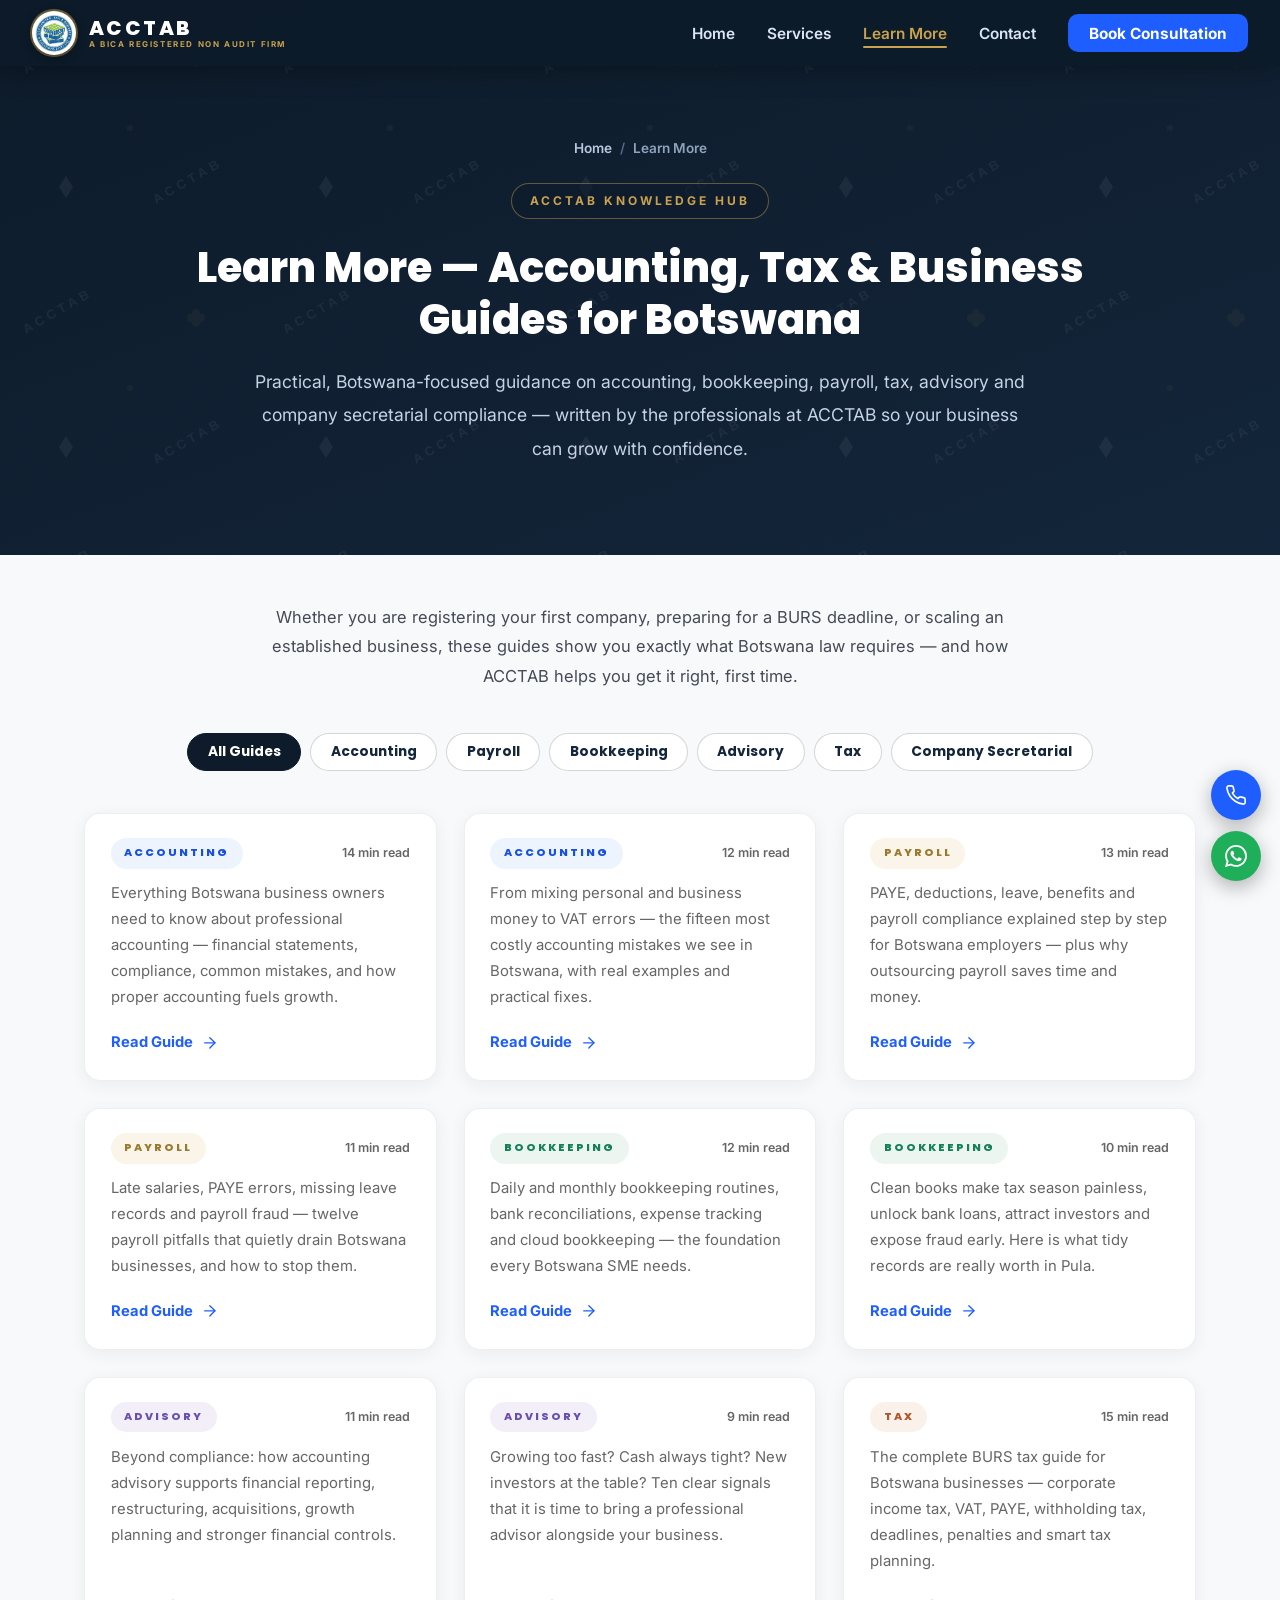
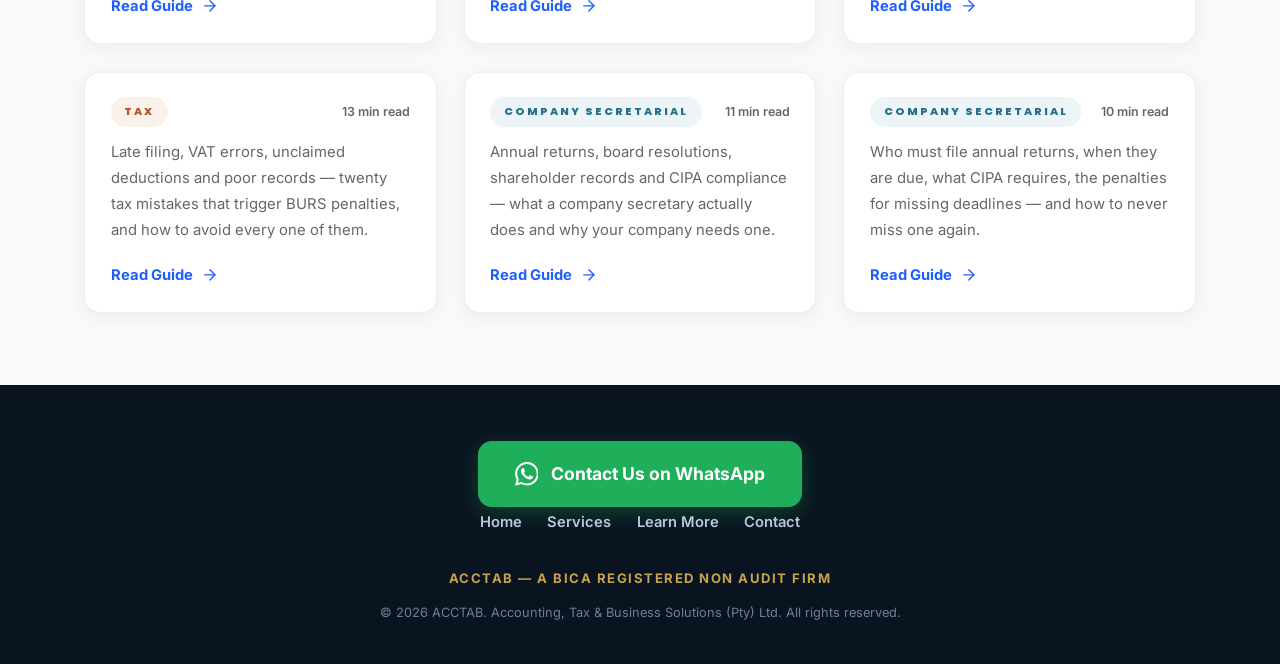
<file: learn-more.html>
<!DOCTYPE html>
<html lang="en">
<head>
    <meta charset="UTF-8">
    <meta name="viewport" content="width=device-width, initial-scale=1.0">
    <title>Learn More | Accounting, Tax & Payroll Guides for Botswana Businesses | ACCTAB</title>
    <meta name="description" content="Expert accounting, bookkeeping, payroll, tax and company secretarial guides for Botswana businesses. Practical advice from ACCTAB, a BICA Registered Non-Audit Firm in Francistown.">
    <meta name="keywords" content="accounting services Botswana, tax guide Botswana, payroll Botswana, bookkeeping Botswana, BURS compliance, annual returns Botswana">
    <meta name="robots" content="index, follow">
    <link rel="canonical" href="https://www.acctabbw.com/learn-more">

    <meta property="og:type" content="website">
    <meta property="og:title" content="Learn More — ACCTAB Botswana Accounting Knowledge Hub">
    <meta property="og:description" content="Practical accounting, tax, payroll and compliance guides for businesses in Botswana, written by ACCTAB professionals.">
    <meta property="og:url" content="https://www.acctabbw.com/learn-more">
    <meta property="og:image" content="https://www.acctabbw.com/acctab.jpg">
    <meta name="twitter:card" content="summary">

    <link rel="icon" type="image/jpeg" href="acctab.jpg">
    <link rel="apple-touch-icon" href="acctab.jpg">

    <link rel="preconnect" href="https://fonts.googleapis.com">
    <link rel="preconnect" href="https://fonts.gstatic.com" crossorigin>
    <link href="https://fonts.googleapis.com/css2?family=Poppins:wght@700;800&family=Inter:wght@400;600;700&display=swap" rel="stylesheet">
    <link rel="stylesheet" href="assets/site.css">

    <script type="application/ld+json">
    {
      "@context": "https://schema.org",
      "@graph": [
        {
          "@type": "Organization",
          "@id": "https://www.acctabbw.com/#org",
          "name": "ACCTAB",
          "legalName": "Accounting, Tax & Business Solutions (Pty) Ltd",
          "description": "BICA Registered Non-Audit Firm providing professional accounting, bookkeeping, payroll, tax and advisory services in Botswana.",
          "url": "https://www.acctabbw.com/",
          "logo": "https://www.acctabbw.com/acctab.jpg",
          "telephone": "+26773263337",
          "email": "acctab@acctabbw.com",
          "address": {
            "@type": "PostalAddress",
            "streetAddress": "Plot 14014 Unit 8",
            "addressLocality": "Francistown",
            "addressCountry": "BW"
          }
        },
        {
          "@type": "CollectionPage",
          "name": "Learn More — ACCTAB Botswana Accounting Knowledge Hub",
          "url": "https://www.acctabbw.com/learn-more",
          "description": "Expert accounting, bookkeeping, payroll, tax and company secretarial guides for Botswana businesses.",
          "publisher": { "@id": "https://www.acctabbw.com/#org" }
        },
        {
          "@type": "BreadcrumbList",
          "itemListElement": [
            { "@type": "ListItem", "position": 1, "name": "Home", "item": "https://www.acctabbw.com/" },
            { "@type": "ListItem", "position": 2, "name": "Learn More", "item": "https://www.acctabbw.com/learn-more" }
          ]
        }
      ]
    }
    </script>
</head>
<body>
    <!-- Page loader -->
    <div class="page-loader" id="pageLoader" aria-hidden="true">
        <div class="loader-ring"></div>
        <span class="loader-text">ACCTAB</span>
    </div>

    <!-- SVG icon library -->
    <svg xmlns="http://www.w3.org/2000/svg" style="display:none" aria-hidden="true">
        <symbol id="i-phone" viewBox="0 0 24 24"><path d="M22 16.92v3a2 2 0 0 1-2.18 2 19.79 19.79 0 0 1-8.63-3.07 19.5 19.5 0 0 1-6-6A19.79 19.79 0 0 1 2.08 4.18 2 2 0 0 1 4.06 2h3a2 2 0 0 1 2 1.72c.13.96.36 1.9.7 2.81a2 2 0 0 1-.45 2.11L8.09 9.91a16 16 0 0 0 6 6l1.27-1.27a2 2 0 0 1 2.11-.45c.91.34 1.85.57 2.81.7A2 2 0 0 1 22 16.92z"/></symbol>
        <symbol id="i-arrow" viewBox="0 0 24 24"><path d="M5 12h14"/><path d="m12 5 7 7-7 7"/></symbol>
        <symbol id="i-up" viewBox="0 0 24 24"><path d="m18 15-6-6-6 6"/></symbol>
        <symbol id="i-wa" viewBox="0 0 24 24"><path d="M17.472 14.382c-.297-.149-1.758-.867-2.03-.967-.273-.099-.471-.148-.67.15-.197.297-.767.966-.94 1.164-.173.199-.347.223-.644.075-.297-.15-1.255-.463-2.39-1.475-.883-.788-1.48-1.761-1.653-2.059-.173-.297-.018-.458.13-.606.134-.133.298-.347.446-.52.149-.174.198-.298.298-.497.099-.198.05-.371-.025-.52-.075-.149-.669-1.612-.916-2.207-.242-.579-.487-.5-.669-.51-.173-.008-.371-.01-.57-.01-.198 0-.52.074-.792.372-.272.297-1.04 1.016-1.04 2.479 0 1.462 1.065 2.875 1.213 3.074.149.198 2.096 3.2 5.077 4.487.709.306 1.262.489 1.694.625.712.227 1.36.195 1.871.118.571-.085 1.758-.719 2.006-1.413.248-.694.248-1.289.173-1.413-.074-.124-.272-.198-.57-.347m-5.421 7.403h-.004a9.87 9.87 0 0 1-5.031-1.378l-.361-.214-3.741.982.998-3.648-.235-.374a9.86 9.86 0 0 1-1.51-5.26c.001-5.45 4.436-9.884 9.888-9.884 2.64 0 5.122 1.03 6.988 2.898a9.825 9.825 0 0 1 2.893 6.994c-.003 5.45-4.437 9.884-9.885 9.884m8.413-18.297A11.815 11.815 0 0 0 12.05 0C5.495 0 .16 5.335.157 11.892c0 2.096.547 4.142 1.588 5.945L.057 24l6.305-1.654a11.882 11.882 0 0 0 5.683 1.448h.005c6.554 0 11.89-5.335 11.893-11.893a11.821 11.821 0 0 0-3.48-8.413z"/></symbol>
    </svg>

    <!-- Navigation -->
    <nav id="navbar">
        <div class="nav-shine" aria-hidden="true"></div>
        <a href="/" class="brand" aria-label="ACCTAB home">
            <img src="acctab.jpg" alt="ACCTAB - Accounting, Tax & Business Solutions logo" class="brand-logo">
            <span class="brand-text">
                <span class="brand-name">ACCTAB</span>
                <span class="brand-tag">A BICA Registered Non Audit Firm</span>
            </span>
        </a>

        <button class="hamburger" id="hamburger" aria-label="Toggle menu" aria-expanded="false">
            <span></span><span></span><span></span>
        </button>

        <div class="nav-right" id="navMenu">
            <ul>
                <li><a href="/">Home</a></li>
                <li><a href="/services">Services</a></li>
                <li><a href="/learn-more" class="active">Learn More</a></li>
                <li><a href="/#contact">Contact</a></li>
                <li><a href="https://wa.me/26773263337?text=Hi%2C%20I%20would%20like%20to%20book%20a%20free%20consultation." class="nav-cta" target="_blank" rel="noopener">Book Consultation</a></li>
            </ul>
        </div>
    </nav>

    <!-- Hero -->
    <header class="page-hero">
        <ol class="crumbs">
            <li><a href="/">Home</a></li>
            <li class="sep">/</li>
            <li aria-current="page">Learn More</li>
        </ol>
        <span class="hero-eyebrow">ACCTAB Knowledge Hub</span>
        <h1>Learn More — Accounting, Tax &amp; Business Guides for Botswana</h1>
        <p class="lede">
            Practical, Botswana-focused guidance on accounting, bookkeeping, payroll, tax, advisory and company secretarial compliance — written by the professionals at ACCTAB so your business can grow with confidence.
        </p>
    </header>

    <main class="hub-wrap">
        <p class="hub-intro reveal">
            Whether you are registering your first company, preparing for a BURS deadline, or scaling an established business, these guides show you exactly what Botswana law requires — and how ACCTAB helps you get it right, first time.
        </p>

        <!-- Category filter -->
        <div class="filter-bar reveal" role="group" aria-label="Filter articles by category">
            <button class="chip active" data-filter="all">All Guides</button>
            <button class="chip" data-filter="accounting">Accounting</button>
            <button class="chip" data-filter="payroll">Payroll</button>
            <button class="chip" data-filter="bookkeeping">Bookkeeping</button>
            <button class="chip" data-filter="advisory">Advisory</button>
            <button class="chip" data-filter="tax">Tax</button>
            <button class="chip" data-filter="secretarial">Company Secretarial</button>
        </div>

        <div class="post-grid">
            <a class="post-card reveal" data-cat="accounting" href="/articles/accounting-services-botswana-guide">
                <div class="post-top"><span class="post-cat cat-accounting">Accounting</span><span class="post-read">14 min read</span></div>
                <p>Everything Botswana business owners need to know about professional accounting — financial statements, compliance, common mistakes, and how proper accounting fuels growth.</p>
                <span class="post-foot">Read Guide <svg class="icon" aria-hidden="true"><use href="#i-arrow"/></svg></span>
            </a>

            <a class="post-card reveal" data-cat="accounting" href="/articles/accounting-mistakes-botswana">
                <div class="post-top"><span class="post-cat cat-accounting">Accounting</span><span class="post-read">12 min read</span></div>
                <p>From mixing personal and business money to VAT errors — the fifteen most costly accounting mistakes we see in Botswana, with real examples and practical fixes.</p>
                <span class="post-foot">Read Guide <svg class="icon" aria-hidden="true"><use href="#i-arrow"/></svg></span>
            </a>

            <a class="post-card reveal" data-cat="payroll" href="/articles/payroll-guide-botswana">
                <div class="post-top"><span class="post-cat cat-payroll">Payroll</span><span class="post-read">13 min read</span></div>
                <p>PAYE, deductions, leave, benefits and payroll compliance explained step by step for Botswana employers — plus why outsourcing payroll saves time and money.</p>
                <span class="post-foot">Read Guide <svg class="icon" aria-hidden="true"><use href="#i-arrow"/></svg></span>
            </a>

            <a class="post-card reveal" data-cat="payroll" href="/articles/payroll-mistakes-botswana">
                <div class="post-top"><span class="post-cat cat-payroll">Payroll</span><span class="post-read">11 min read</span></div>
                <p>Late salaries, PAYE errors, missing leave records and payroll fraud — twelve payroll pitfalls that quietly drain Botswana businesses, and how to stop them.</p>
                <span class="post-foot">Read Guide <svg class="icon" aria-hidden="true"><use href="#i-arrow"/></svg></span>
            </a>

            <a class="post-card reveal" data-cat="bookkeeping" href="/articles/bookkeeping-small-business-botswana">
                <div class="post-top"><span class="post-cat cat-bookkeeping">Bookkeeping</span><span class="post-read">12 min read</span></div>
                <p>Daily and monthly bookkeeping routines, bank reconciliations, expense tracking and cloud bookkeeping — the foundation every Botswana SME needs.</p>
                <span class="post-foot">Read Guide <svg class="icon" aria-hidden="true"><use href="#i-arrow"/></svg></span>
            </a>

            <a class="post-card reveal" data-cat="bookkeeping" href="/articles/clean-books-save-money-botswana">
                <div class="post-top"><span class="post-cat cat-bookkeeping">Bookkeeping</span><span class="post-read">10 min read</span></div>
                <p>Clean books make tax season painless, unlock bank loans, attract investors and expose fraud early. Here is what tidy records are really worth in Pula.</p>
                <span class="post-foot">Read Guide <svg class="icon" aria-hidden="true"><use href="#i-arrow"/></svg></span>
            </a>

            <a class="post-card reveal" data-cat="advisory" href="/articles/accounting-advisory-services-botswana">
                <div class="post-top"><span class="post-cat cat-advisory">Advisory</span><span class="post-read">11 min read</span></div>
                <p>Beyond compliance: how accounting advisory supports financial reporting, restructuring, acquisitions, growth planning and stronger financial controls.</p>
                <span class="post-foot">Read Guide <svg class="icon" aria-hidden="true"><use href="#i-arrow"/></svg></span>
            </a>

            <a class="post-card reveal" data-cat="advisory" href="/articles/signs-you-need-accounting-advisor">
                <div class="post-top"><span class="post-cat cat-advisory">Advisory</span><span class="post-read">9 min read</span></div>
                <p>Growing too fast? Cash always tight? New investors at the table? Ten clear signals that it is time to bring a professional advisor alongside your business.</p>
                <span class="post-foot">Read Guide <svg class="icon" aria-hidden="true"><use href="#i-arrow"/></svg></span>
            </a>

            <a class="post-card reveal" data-cat="tax" href="/articles/botswana-business-tax-guide">
                <div class="post-top"><span class="post-cat cat-tax">Tax</span><span class="post-read">15 min read</span></div>
                <p>The complete BURS tax guide for Botswana businesses — corporate income tax, VAT, PAYE, withholding tax, deadlines, penalties and smart tax planning.</p>
                <span class="post-foot">Read Guide <svg class="icon" aria-hidden="true"><use href="#i-arrow"/></svg></span>
            </a>

            <a class="post-card reveal" data-cat="tax" href="/articles/tax-mistakes-botswana">
                <div class="post-top"><span class="post-cat cat-tax">Tax</span><span class="post-read">13 min read</span></div>
                <p>Late filing, VAT errors, unclaimed deductions and poor records — twenty tax mistakes that trigger BURS penalties, and how to avoid every one of them.</p>
                <span class="post-foot">Read Guide <svg class="icon" aria-hidden="true"><use href="#i-arrow"/></svg></span>
            </a>

            <a class="post-card reveal" data-cat="secretarial" href="/articles/company-secretarial-services-botswana">
                <div class="post-top"><span class="post-cat cat-secretarial">Company Secretarial</span><span class="post-read">11 min read</span></div>
                <p>Annual returns, board resolutions, shareholder records and CIPA compliance — what a company secretary actually does and why your company needs one.</p>
                <span class="post-foot">Read Guide <svg class="icon" aria-hidden="true"><use href="#i-arrow"/></svg></span>
            </a>

            <a class="post-card reveal" data-cat="secretarial" href="/articles/annual-returns-botswana">
                <div class="post-top"><span class="post-cat cat-secretarial">Company Secretarial</span><span class="post-read">10 min read</span></div>
                <p>Who must file annual returns, when they are due, what CIPA requires, the penalties for missing deadlines — and how to never miss one again.</p>
                <span class="post-foot">Read Guide <svg class="icon" aria-hidden="true"><use href="#i-arrow"/></svg></span>
            </a>
        </div>
    </main>

    <!-- Footer -->
    <footer>
        <a href="https://wa.me/26773263337" class="whatsapp-btn" target="_blank" rel="noopener">
            <svg class="wa-glyph" aria-hidden="true"><use href="#i-wa"/></svg>
            Contact Us on WhatsApp
        </a>
        <ul class="footer-links">
            <li><a href="/">Home</a></li>
            <li><a href="/services">Services</a></li>
            <li><a href="/learn-more">Learn More</a></li>
            <li><a href="/#contact">Contact</a></li>
        </ul>
        <div class="footer-note">ACCTAB — A BICA Registered Non Audit Firm</div>
        <div class="footer-copy">© <span id="year"></span> ACCTAB. Accounting, Tax &amp; Business Solutions (Pty) Ltd. All rights reserved.</div>
    </footer>

    <!-- Floating contact buttons -->
    <div class="floating-btns">
        <button class="fab fab-top" id="backToTop" aria-label="Back to top"><svg class="icon" aria-hidden="true"><use href="#i-up"/></svg></button>
        <a href="tel:+26773263337" class="fab fab-phone" aria-label="Call us"><svg class="icon" aria-hidden="true"><use href="#i-phone"/></svg></a>
        <a href="https://wa.me/26773263337" class="fab fab-whatsapp" target="_blank" rel="noopener" aria-label="Chat on WhatsApp"><svg class="wa-glyph" aria-hidden="true"><use href="#i-wa"/></svg></a>
    </div>

    <script src="assets/site.js" defer></script>
</body>
</html>
</file>
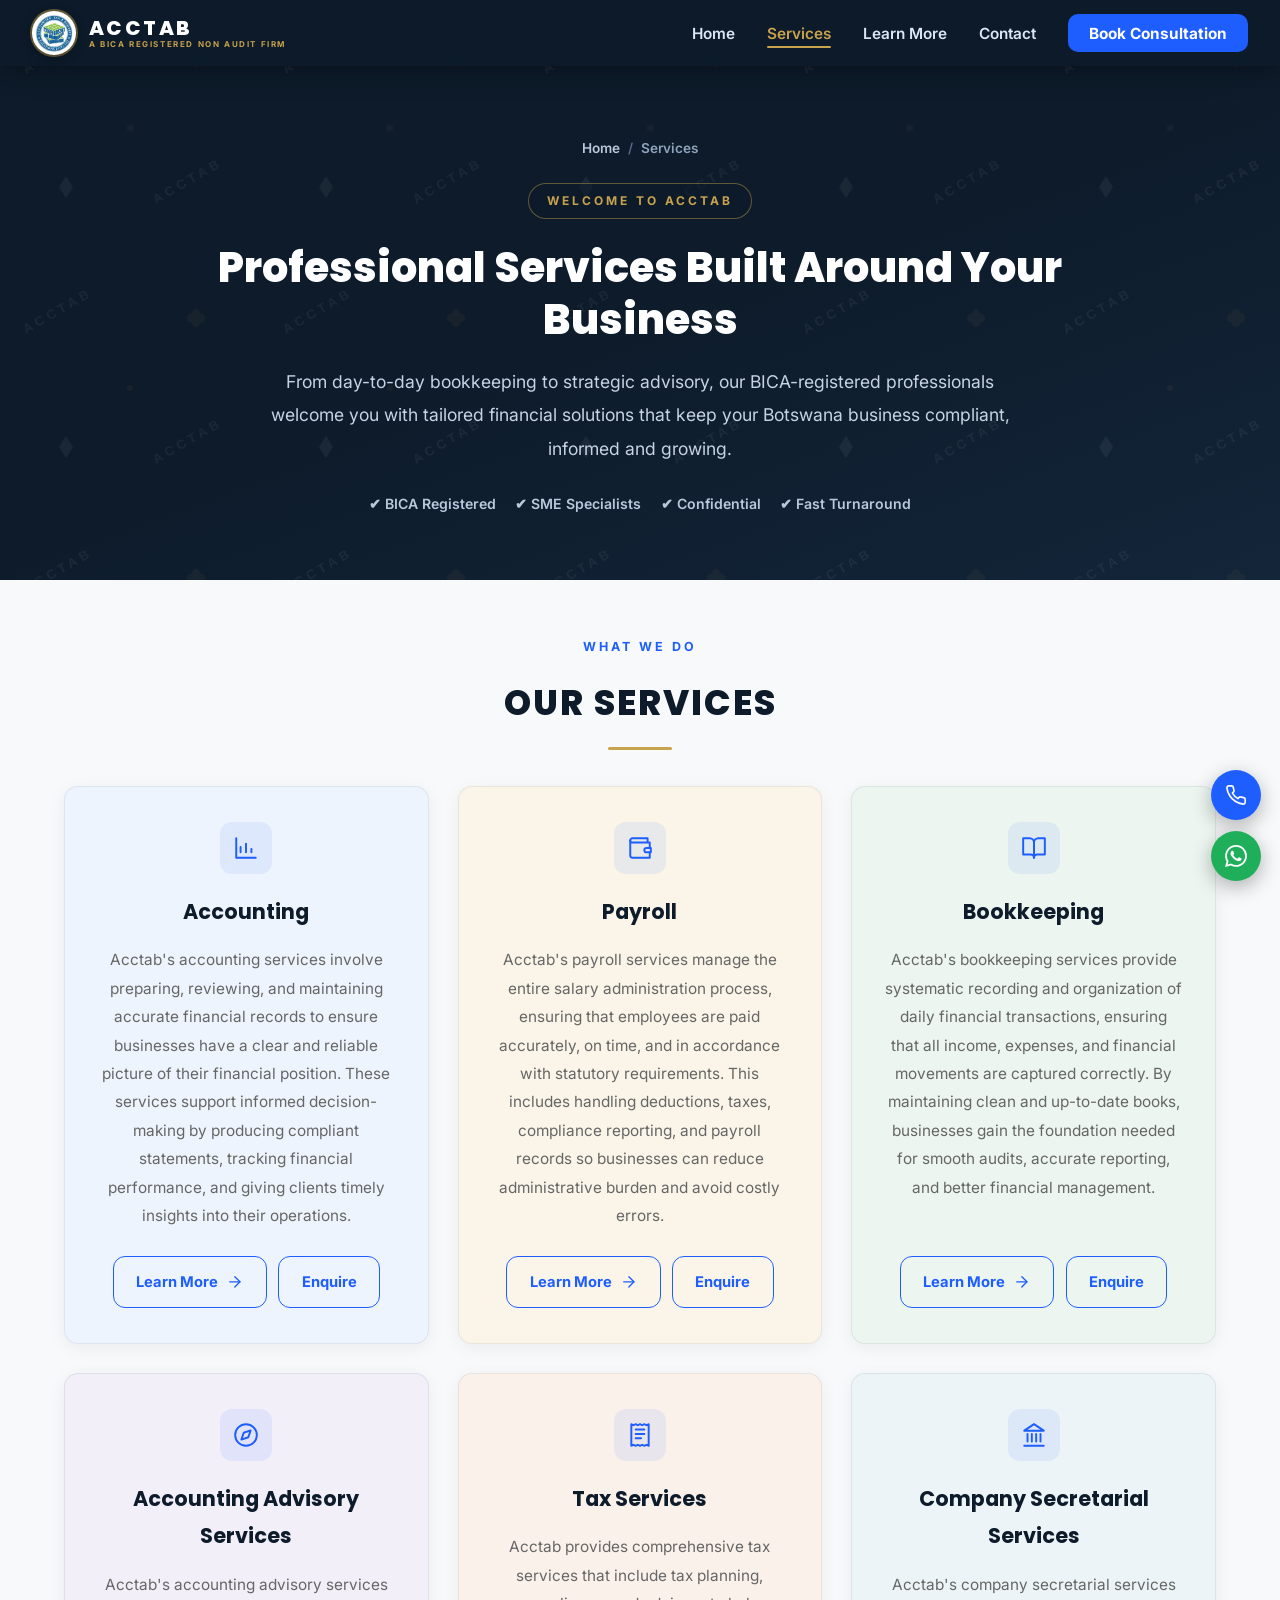
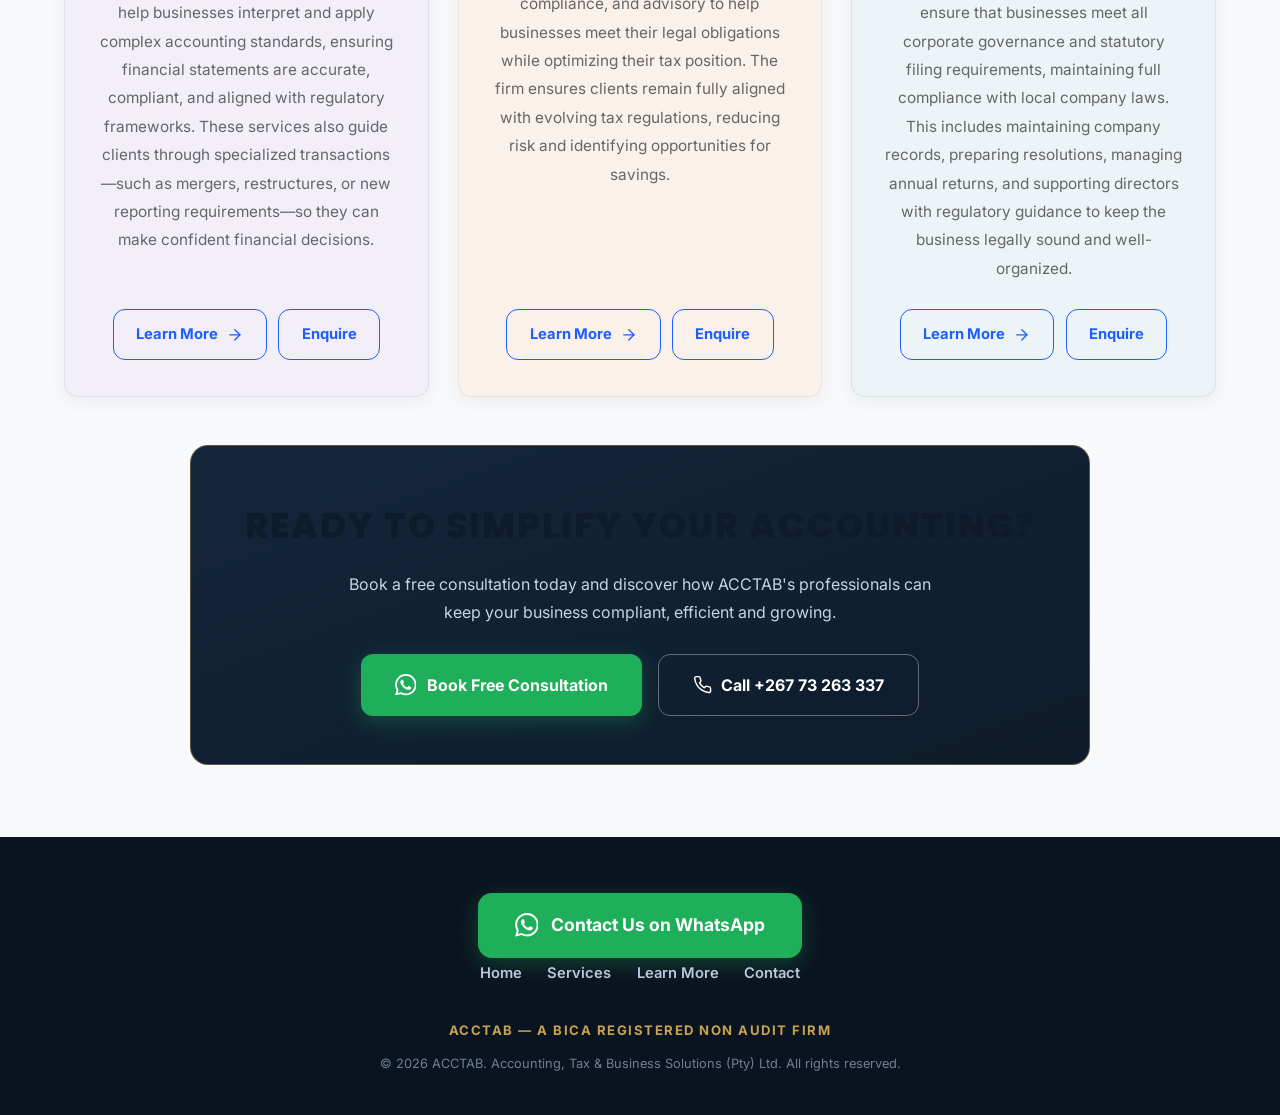
<file: services.html>
<!DOCTYPE html>
<html lang="en">
<head>
    <meta charset="UTF-8">
    <meta name="viewport" content="width=device-width, initial-scale=1.0">
    <title>Our Services | Accounting, Payroll, Tax & Company Secretarial in Botswana | ACCTAB</title>
    <meta name="description" content="ACCTAB provides professional accounting, bookkeeping, payroll, tax, accounting advisory and company secretarial services in Botswana. BICA Registered Non-Audit Firm in Francistown. Book a free consultation.">
    <meta name="keywords" content="accounting services Botswana, payroll services Botswana, bookkeeping Botswana, tax consultant Botswana, company secretarial Botswana, accounting advisory Botswana">
    <meta name="robots" content="index, follow">
    <link rel="canonical" href="https://www.acctabbw.com/services">

    <meta property="og:type" content="website">
    <meta property="og:title" content="ACCTAB Services — Accounting, Payroll, Tax & More in Botswana">
    <meta property="og:description" content="Professional accounting, bookkeeping, payroll, tax and company secretarial services for Botswana businesses.">
    <meta property="og:url" content="https://www.acctabbw.com/services">
    <meta property="og:image" content="https://www.acctabbw.com/acctab.jpg">
    <meta name="twitter:card" content="summary">

    <link rel="icon" type="image/jpeg" href="acctab.jpg">
    <link rel="apple-touch-icon" href="acctab.jpg">

    <link rel="preconnect" href="https://fonts.googleapis.com">
    <link rel="preconnect" href="https://fonts.gstatic.com" crossorigin>
    <link rel="preconnect" href="https://images.unsplash.com">
    <link rel="preload" as="image" href="https://images.unsplash.com/photo-1573496359142-b8d87734a5a2?auto=format&fit=crop&w=1600&q=60">
    <link href="https://fonts.googleapis.com/css2?family=Poppins:wght@700;800&family=Inter:wght@400;600;700&display=swap" rel="stylesheet">
    <link rel="stylesheet" href="assets/site.css">

    <script type="application/ld+json">
    {
      "@context": "https://schema.org",
      "@graph": [
        {
          "@type": "AccountingService",
          "@id": "https://www.acctabbw.com/#org",
          "name": "ACCTAB",
          "description": "BICA Registered Non-Audit Firm providing professional accounting, bookkeeping, payroll, tax and advisory services in Botswana.",
          "url": "https://www.acctabbw.com/",
          "image": "https://www.acctabbw.com/acctab.jpg",
          "telephone": "+26773263337",
          "email": "acctab@acctabbw.com",
          "address": {
            "@type": "PostalAddress",
            "streetAddress": "Plot 14014 Unit 8",
            "addressLocality": "Francistown",
            "addressCountry": "BW"
          },
          "openingHours": ["Mo-Th 08:00-17:00", "Fr 08:00-16:00"]
        },
        {
          "@type": "BreadcrumbList",
          "itemListElement": [
            { "@type": "ListItem", "position": 1, "name": "Home", "item": "https://www.acctabbw.com/" },
            { "@type": "ListItem", "position": 2, "name": "Services", "item": "https://www.acctabbw.com/services" }
          ]
        },
        {
          "@type": "OfferCatalog",
          "name": "ACCTAB Professional Services",
          "itemListElement": [
            { "@type": "Offer", "itemOffered": { "@type": "Service", "name": "Accounting Services", "areaServed": "Botswana", "provider": { "@id": "https://www.acctabbw.com/#org" } } },
            { "@type": "Offer", "itemOffered": { "@type": "Service", "name": "Payroll Services", "areaServed": "Botswana", "provider": { "@id": "https://www.acctabbw.com/#org" } } },
            { "@type": "Offer", "itemOffered": { "@type": "Service", "name": "Bookkeeping Services", "areaServed": "Botswana", "provider": { "@id": "https://www.acctabbw.com/#org" } } },
            { "@type": "Offer", "itemOffered": { "@type": "Service", "name": "Accounting Advisory Services", "areaServed": "Botswana", "provider": { "@id": "https://www.acctabbw.com/#org" } } },
            { "@type": "Offer", "itemOffered": { "@type": "Service", "name": "Tax Services", "areaServed": "Botswana", "provider": { "@id": "https://www.acctabbw.com/#org" } } },
            { "@type": "Offer", "itemOffered": { "@type": "Service", "name": "Company Secretarial Services", "areaServed": "Botswana", "provider": { "@id": "https://www.acctabbw.com/#org" } } }
          ]
        }
      ]
    }
    </script>

    <style>
        /* Welcoming corporate hero photo for the services page */
        .page-hero.photo-hero {
            --hero-img: url('https://images.unsplash.com/photo-1573496359142-b8d87734a5a2?auto=format&fit=crop&w=1600&q=60');
            min-height: 62vh;
            display: flex; flex-direction: column; justify-content: center; align-items: center;
        }

        @media (max-width: 768px) {
            .page-hero.photo-hero {
                --hero-img: url('https://images.unsplash.com/photo-1573496359142-b8d87734a5a2?auto=format&fit=crop&w=800&q=55');
                min-height: 55vh;
            }
        }
    </style>
</head>
<body>
    <!-- Page loader -->
    <div class="page-loader" id="pageLoader" aria-hidden="true">
        <div class="loader-ring"></div>
        <span class="loader-text">ACCTAB</span>
    </div>

    <!-- SVG icon library -->
    <svg xmlns="http://www.w3.org/2000/svg" style="display:none" aria-hidden="true">
        <symbol id="i-chart" viewBox="0 0 24 24"><path d="M3 3v18h18"/><path d="M7 16v-5"/><path d="M12 16V8"/><path d="M17 16v-3"/></symbol>
        <symbol id="i-wallet" viewBox="0 0 24 24"><path d="M21 12V7H5a2 2 0 0 1 0-4h14v4"/><path d="M3 5v14a2 2 0 0 0 2 2h16v-5"/><path d="M18 12a2 2 0 0 0 0 4h4v-4Z"/></symbol>
        <symbol id="i-book" viewBox="0 0 24 24"><path d="M2 3h6a4 4 0 0 1 4 4v14a3 3 0 0 0-3-3H2z"/><path d="M22 3h-6a4 4 0 0 0-4 4v14a3 3 0 0 1 3-3h7z"/></symbol>
        <symbol id="i-compass" viewBox="0 0 24 24"><circle cx="12" cy="12" r="10"/><path d="m16.24 7.76-2.12 6.36-6.36 2.12 2.12-6.36z"/></symbol>
        <symbol id="i-receipt" viewBox="0 0 24 24"><path d="M4 2v20l2-1 2 1 2-1 2 1 2-1 2 1 2-1 2 1V2l-2 1-2-1-2 1-2-1-2 1-2-1-2 1z"/><path d="M8 7h8"/><path d="M8 11h8"/><path d="M8 15h5"/></symbol>
        <symbol id="i-landmark" viewBox="0 0 24 24"><path d="M3 22h18"/><path d="M6 18v-7"/><path d="M10 18v-7"/><path d="M14 18v-7"/><path d="M18 18v-7"/><path d="m12 2 9 6H3z"/></symbol>
        <symbol id="i-phone" viewBox="0 0 24 24"><path d="M22 16.92v3a2 2 0 0 1-2.18 2 19.79 19.79 0 0 1-8.63-3.07 19.5 19.5 0 0 1-6-6A19.79 19.79 0 0 1 2.08 4.18 2 2 0 0 1 4.06 2h3a2 2 0 0 1 2 1.72c.13.96.36 1.9.7 2.81a2 2 0 0 1-.45 2.11L8.09 9.91a16 16 0 0 0 6 6l1.27-1.27a2 2 0 0 1 2.11-.45c.91.34 1.85.57 2.81.7A2 2 0 0 1 22 16.92z"/></symbol>
        <symbol id="i-arrow" viewBox="0 0 24 24"><path d="M5 12h14"/><path d="m12 5 7 7-7 7"/></symbol>
        <symbol id="i-up" viewBox="0 0 24 24"><path d="m18 15-6-6-6 6"/></symbol>
        <symbol id="i-wa" viewBox="0 0 24 24"><path d="M17.472 14.382c-.297-.149-1.758-.867-2.03-.967-.273-.099-.471-.148-.67.15-.197.297-.767.966-.94 1.164-.173.199-.347.223-.644.075-.297-.15-1.255-.463-2.39-1.475-.883-.788-1.48-1.761-1.653-2.059-.173-.297-.018-.458.13-.606.134-.133.298-.347.446-.52.149-.174.198-.298.298-.497.099-.198.05-.371-.025-.52-.075-.149-.669-1.612-.916-2.207-.242-.579-.487-.5-.669-.51-.173-.008-.371-.01-.57-.01-.198 0-.52.074-.792.372-.272.297-1.04 1.016-1.04 2.479 0 1.462 1.065 2.875 1.213 3.074.149.198 2.096 3.2 5.077 4.487.709.306 1.262.489 1.694.625.712.227 1.36.195 1.871.118.571-.085 1.758-.719 2.006-1.413.248-.694.248-1.289.173-1.413-.074-.124-.272-.198-.57-.347m-5.421 7.403h-.004a9.87 9.87 0 0 1-5.031-1.378l-.361-.214-3.741.982.998-3.648-.235-.374a9.86 9.86 0 0 1-1.51-5.26c.001-5.45 4.436-9.884 9.888-9.884 2.64 0 5.122 1.03 6.988 2.898a9.825 9.825 0 0 1 2.893 6.994c-.003 5.45-4.437 9.884-9.885 9.884m8.413-18.297A11.815 11.815 0 0 0 12.05 0C5.495 0 .16 5.335.157 11.892c0 2.096.547 4.142 1.588 5.945L.057 24l6.305-1.654a11.882 11.882 0 0 0 5.683 1.448h.005c6.554 0 11.89-5.335 11.893-11.893a11.821 11.821 0 0 0-3.48-8.413z"/></symbol>
    </svg>

    <!-- Navigation -->
    <nav id="navbar">
        <div class="nav-shine" aria-hidden="true"></div>
        <a href="/" class="brand" aria-label="ACCTAB home">
            <img src="acctab.jpg" alt="ACCTAB - Accounting, Tax & Business Solutions logo" class="brand-logo">
            <span class="brand-text">
                <span class="brand-name">ACCTAB</span>
                <span class="brand-tag">A BICA Registered Non Audit Firm</span>
            </span>
        </a>

        <button class="hamburger" id="hamburger" aria-label="Toggle menu" aria-expanded="false">
            <span></span><span></span><span></span>
        </button>

        <div class="nav-right" id="navMenu">
            <ul>
                <li><a href="/">Home</a></li>
                <li><a href="/services" class="active">Services</a></li>
                <li><a href="/learn-more">Learn More</a></li>
                <li><a href="/#contact">Contact</a></li>
                <li><a href="https://wa.me/26773263337?text=Hi%2C%20I%20would%20like%20to%20book%20a%20free%20consultation." class="nav-cta" target="_blank" rel="noopener">Book Consultation</a></li>
            </ul>
        </div>
    </nav>

    <!-- Hero with welcoming corporate photo -->
    <header class="page-hero photo-hero">
        <ol class="crumbs">
            <li><a href="/">Home</a></li>
            <li class="sep">/</li>
            <li aria-current="page">Services</li>
        </ol>
        <span class="hero-eyebrow">Welcome to ACCTAB</span>
        <h1>Professional Services Built Around Your Business</h1>
        <p class="lede">
            From day-to-day bookkeeping to strategic advisory, our BICA-registered professionals welcome you with tailored financial solutions that keep your Botswana business compliant, informed and growing.
        </p>
        <div class="art-meta">
            <span>✔ BICA Registered</span>
            <span>✔ SME Specialists</span>
            <span>✔ Confidential</span>
            <span>✔ Fast Turnaround</span>
        </div>
    </header>

    <main class="services-wrap">
        <div class="section-eyebrow reveal">What We Do</div>
        <h2 class="reveal">Our Services</h2>
        <div class="gold-divider reveal"></div>

        <div class="service-grid">
            <div class="service-card reveal">
                <span class="service-icon"><svg class="icon" aria-hidden="true"><use href="#i-chart"/></svg></span>
                <h3>Accounting</h3>
                <p>
                    Acctab's accounting services involve preparing, reviewing, and maintaining accurate financial records to ensure businesses have a clear and reliable picture of their financial position. These services support informed decision-making by producing compliant statements, tracking financial performance, and giving clients timely insights into their operations.
                </p>
                <div class="card-btns">
                    <a href="/articles/accounting-services-botswana-guide" class="details-btn">Learn More <svg class="icon" aria-hidden="true"><use href="#i-arrow"/></svg></a>
                    <a href="https://wa.me/26773263337?text=Hi%2C%20I%20would%20like%20more%20details%20about%20your%20Accounting%20services." class="details-btn" target="_blank" rel="noopener">Enquire</a>
                </div>
            </div>
            <div class="service-card reveal">
                <span class="service-icon"><svg class="icon" aria-hidden="true"><use href="#i-wallet"/></svg></span>
                <h3>Payroll</h3>
                <p>
                    Acctab's payroll services manage the entire salary administration process, ensuring that employees are paid accurately, on time, and in accordance with statutory requirements. This includes handling deductions, taxes, compliance reporting, and payroll records so businesses can reduce administrative burden and avoid costly errors.
                </p>
                <div class="card-btns">
                    <a href="/articles/payroll-guide-botswana" class="details-btn">Learn More <svg class="icon" aria-hidden="true"><use href="#i-arrow"/></svg></a>
                    <a href="https://wa.me/26773263337?text=Hi%2C%20I%20would%20like%20more%20details%20about%20your%20Payroll%20services." class="details-btn" target="_blank" rel="noopener">Enquire</a>
                </div>
            </div>
            <div class="service-card reveal">
                <span class="service-icon"><svg class="icon" aria-hidden="true"><use href="#i-book"/></svg></span>
                <h3>Bookkeeping</h3>
                <p>
                    Acctab's bookkeeping services provide systematic recording and organization of daily financial transactions, ensuring that all income, expenses, and financial movements are captured correctly. By maintaining clean and up-to-date books, businesses gain the foundation needed for smooth audits, accurate reporting, and better financial management.
                </p>
                <div class="card-btns">
                    <a href="/articles/bookkeeping-small-business-botswana" class="details-btn">Learn More <svg class="icon" aria-hidden="true"><use href="#i-arrow"/></svg></a>
                    <a href="https://wa.me/26773263337?text=Hi%2C%20I%20would%20like%20more%20details%20about%20your%20Bookkeeping%20services." class="details-btn" target="_blank" rel="noopener">Enquire</a>
                </div>
            </div>
            <div class="service-card reveal">
                <span class="service-icon"><svg class="icon" aria-hidden="true"><use href="#i-compass"/></svg></span>
                <h3>Accounting Advisory Services</h3>
                <p>
                    Acctab's accounting advisory services help businesses interpret and apply complex accounting standards, ensuring financial statements are accurate, compliant, and aligned with regulatory frameworks. These services also guide clients through specialized transactions—such as mergers, restructures, or new reporting requirements—so they can make confident financial decisions.
                </p>
                <div class="card-btns">
                    <a href="/articles/accounting-advisory-services-botswana" class="details-btn">Learn More <svg class="icon" aria-hidden="true"><use href="#i-arrow"/></svg></a>
                    <a href="https://wa.me/26773263337?text=Hi%2C%20I%20would%20like%20more%20details%20about%20your%20Accounting%20Advisory%20services." class="details-btn" target="_blank" rel="noopener">Enquire</a>
                </div>
            </div>
            <div class="service-card reveal">
                <span class="service-icon"><svg class="icon" aria-hidden="true"><use href="#i-receipt"/></svg></span>
                <h3>Tax Services</h3>
                <p>
                    Acctab provides comprehensive tax services that include tax planning, compliance, and advisory to help businesses meet their legal obligations while optimizing their tax position. The firm ensures clients remain fully aligned with evolving tax regulations, reducing risk and identifying opportunities for savings.
                </p>
                <div class="card-btns">
                    <a href="/articles/botswana-business-tax-guide" class="details-btn">Learn More <svg class="icon" aria-hidden="true"><use href="#i-arrow"/></svg></a>
                    <a href="https://wa.me/26773263337?text=Hi%2C%20I%20would%20like%20more%20details%20about%20your%20Tax%20services." class="details-btn" target="_blank" rel="noopener">Enquire</a>
                </div>
            </div>
            <div class="service-card reveal">
                <span class="service-icon"><svg class="icon" aria-hidden="true"><use href="#i-landmark"/></svg></span>
                <h3>Company Secretarial Services</h3>
                <p>
                    Acctab's company secretarial services ensure that businesses meet all corporate governance and statutory filing requirements, maintaining full compliance with local company laws. This includes maintaining company records, preparing resolutions, managing annual returns, and supporting directors with regulatory guidance to keep the business legally sound and well-organized.
                </p>
                <div class="card-btns">
                    <a href="/articles/company-secretarial-services-botswana" class="details-btn">Learn More <svg class="icon" aria-hidden="true"><use href="#i-arrow"/></svg></a>
                    <a href="https://wa.me/26773263337?text=Hi%2C%20I%20would%20like%20more%20details%20about%20your%20Company%20Secretarial%20services." class="details-btn" target="_blank" rel="noopener">Enquire</a>
                </div>
            </div>
        </div>

        <div class="cta-banner reveal" style="max-width: 900px; margin: 3rem auto 0;">
            <h2>Ready to Simplify Your Accounting?</h2>
            <p>Book a free consultation today and discover how ACCTAB's professionals can keep your business compliant, efficient and growing.</p>
            <div class="cta-btns">
                <a href="https://wa.me/26773263337?text=Hi%2C%20I%20would%20like%20to%20book%20a%20free%20consultation." class="btn-whatsapp" target="_blank" rel="noopener"><svg class="wa-glyph" aria-hidden="true"><use href="#i-wa"/></svg> Book Free Consultation</a>
                <a href="tel:+26773263337" class="btn-secondary"><svg class="icon" aria-hidden="true"><use href="#i-phone"/></svg> Call +267 73 263 337</a>
            </div>
        </div>
    </main>

    <!-- Footer -->
    <footer>
        <a href="https://wa.me/26773263337" class="whatsapp-btn" target="_blank" rel="noopener">
            <svg class="wa-glyph" aria-hidden="true"><use href="#i-wa"/></svg>
            Contact Us on WhatsApp
        </a>
        <ul class="footer-links">
            <li><a href="/">Home</a></li>
            <li><a href="/services">Services</a></li>
            <li><a href="/learn-more">Learn More</a></li>
            <li><a href="/#contact">Contact</a></li>
        </ul>
        <div class="footer-note">ACCTAB — A BICA Registered Non Audit Firm</div>
        <div class="footer-copy">© <span id="year"></span> ACCTAB. Accounting, Tax &amp; Business Solutions (Pty) Ltd. All rights reserved.</div>
    </footer>

    <!-- Floating contact buttons -->
    <div class="floating-btns">
        <button class="fab fab-top" id="backToTop" aria-label="Back to top"><svg class="icon" aria-hidden="true"><use href="#i-up"/></svg></button>
        <a href="tel:+26773263337" class="fab fab-phone" aria-label="Call us"><svg class="icon" aria-hidden="true"><use href="#i-phone"/></svg></a>
        <a href="https://wa.me/26773263337" class="fab fab-whatsapp" target="_blank" rel="noopener" aria-label="Chat on WhatsApp"><svg class="wa-glyph" aria-hidden="true"><use href="#i-wa"/></svg></a>
    </div>

    <script src="assets/site.js" defer></script>
</body>
</html>
</file>
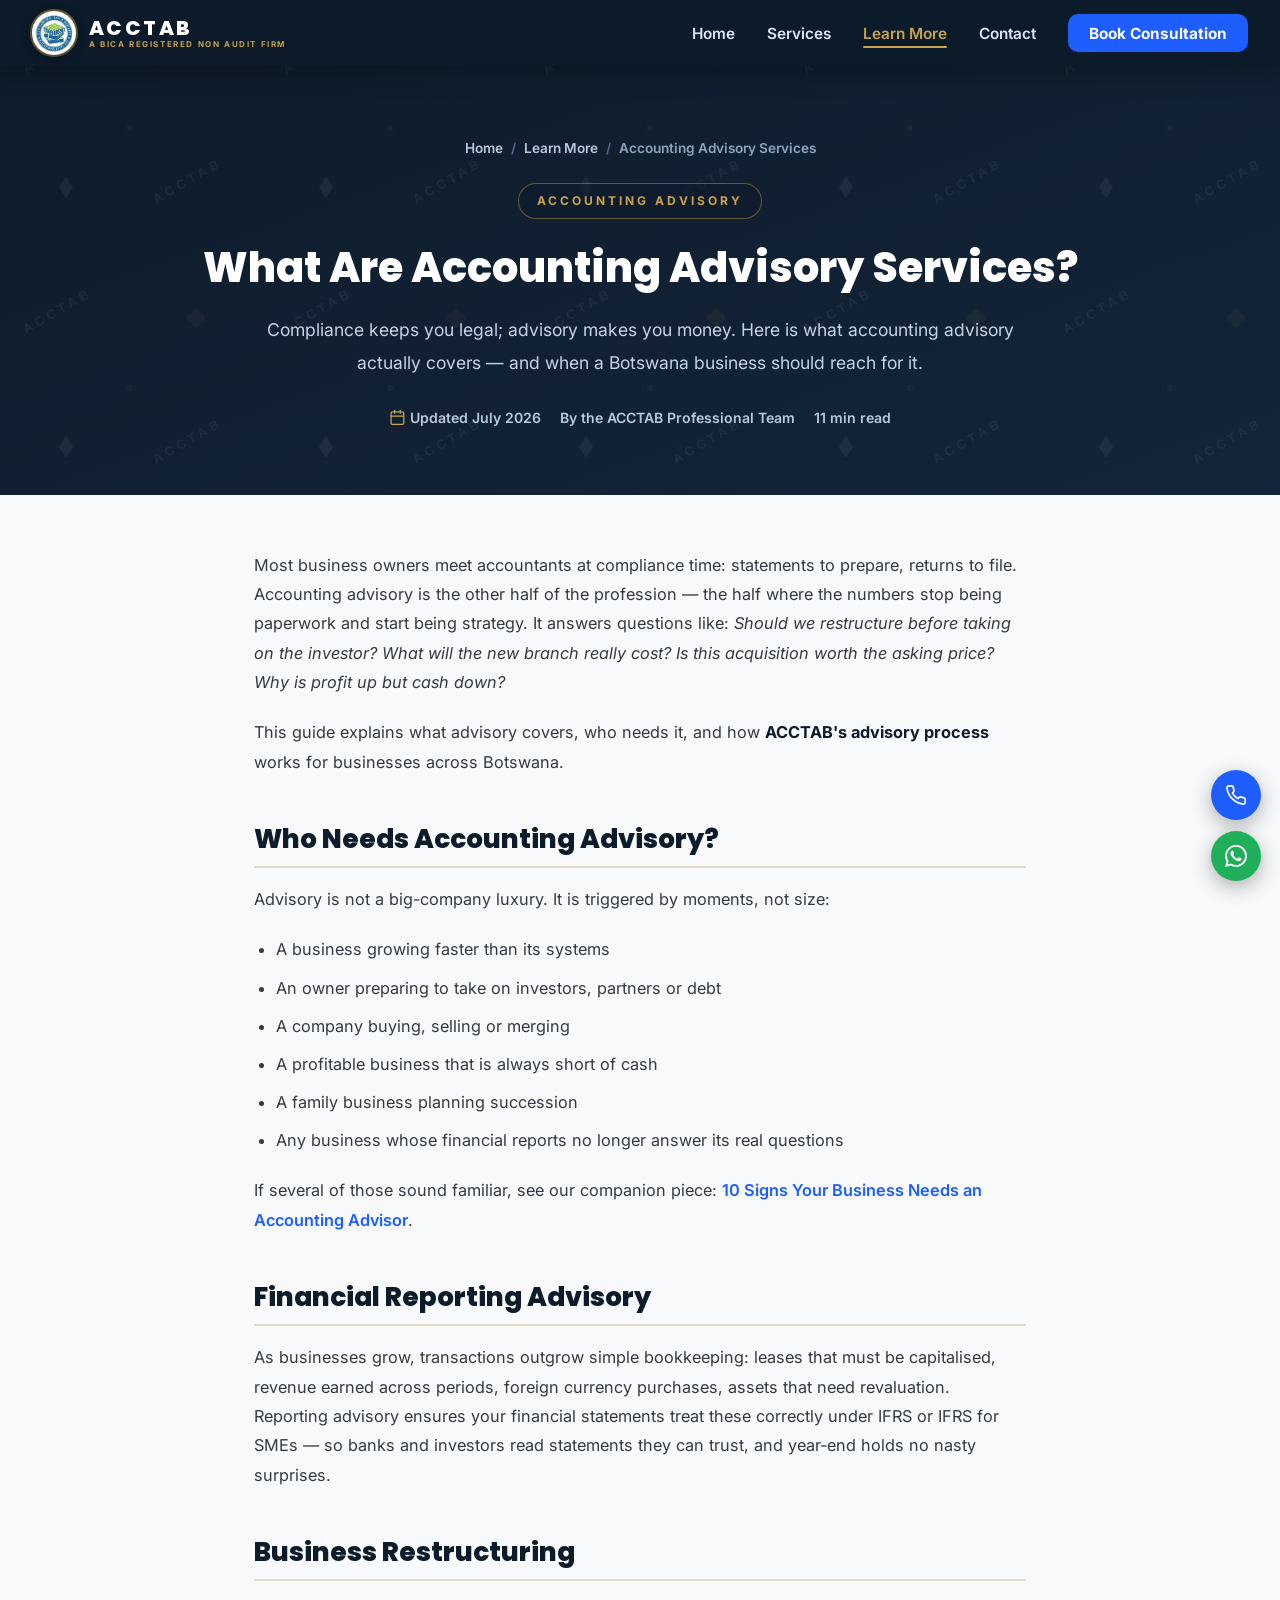
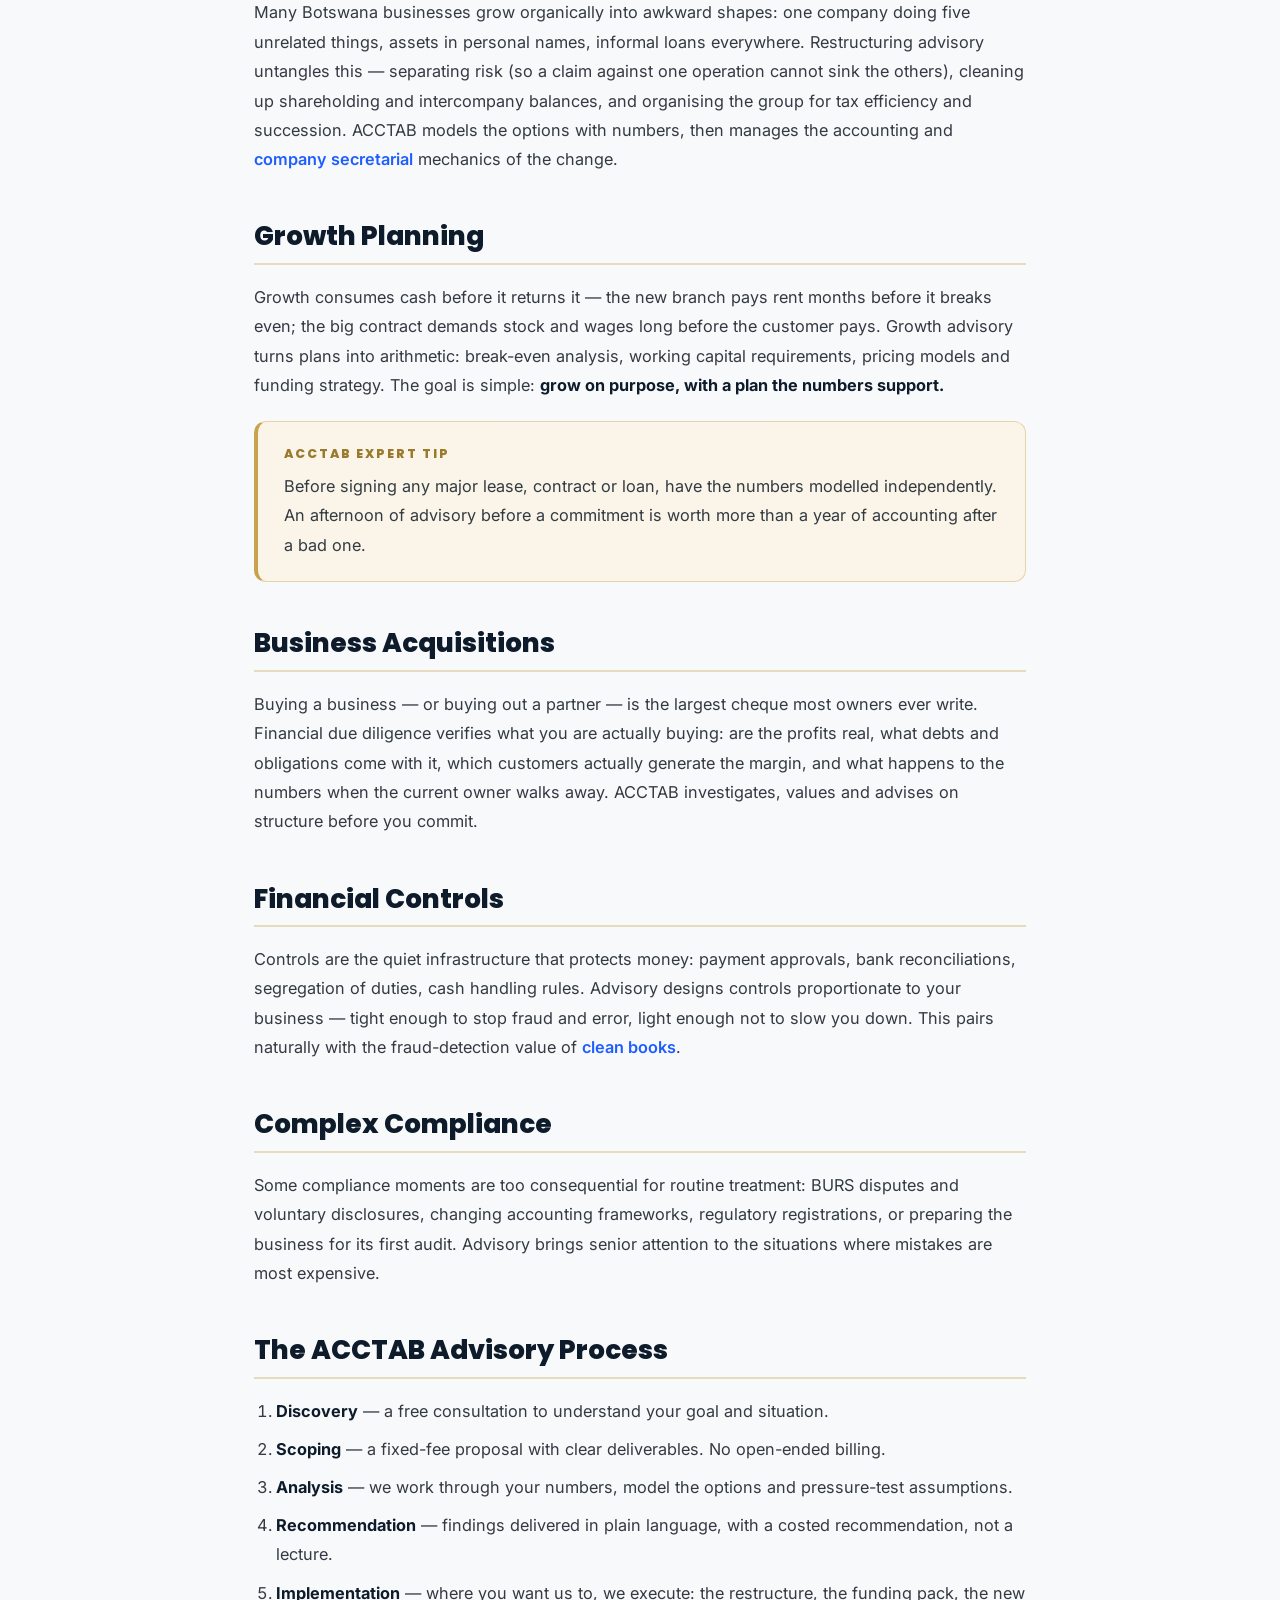
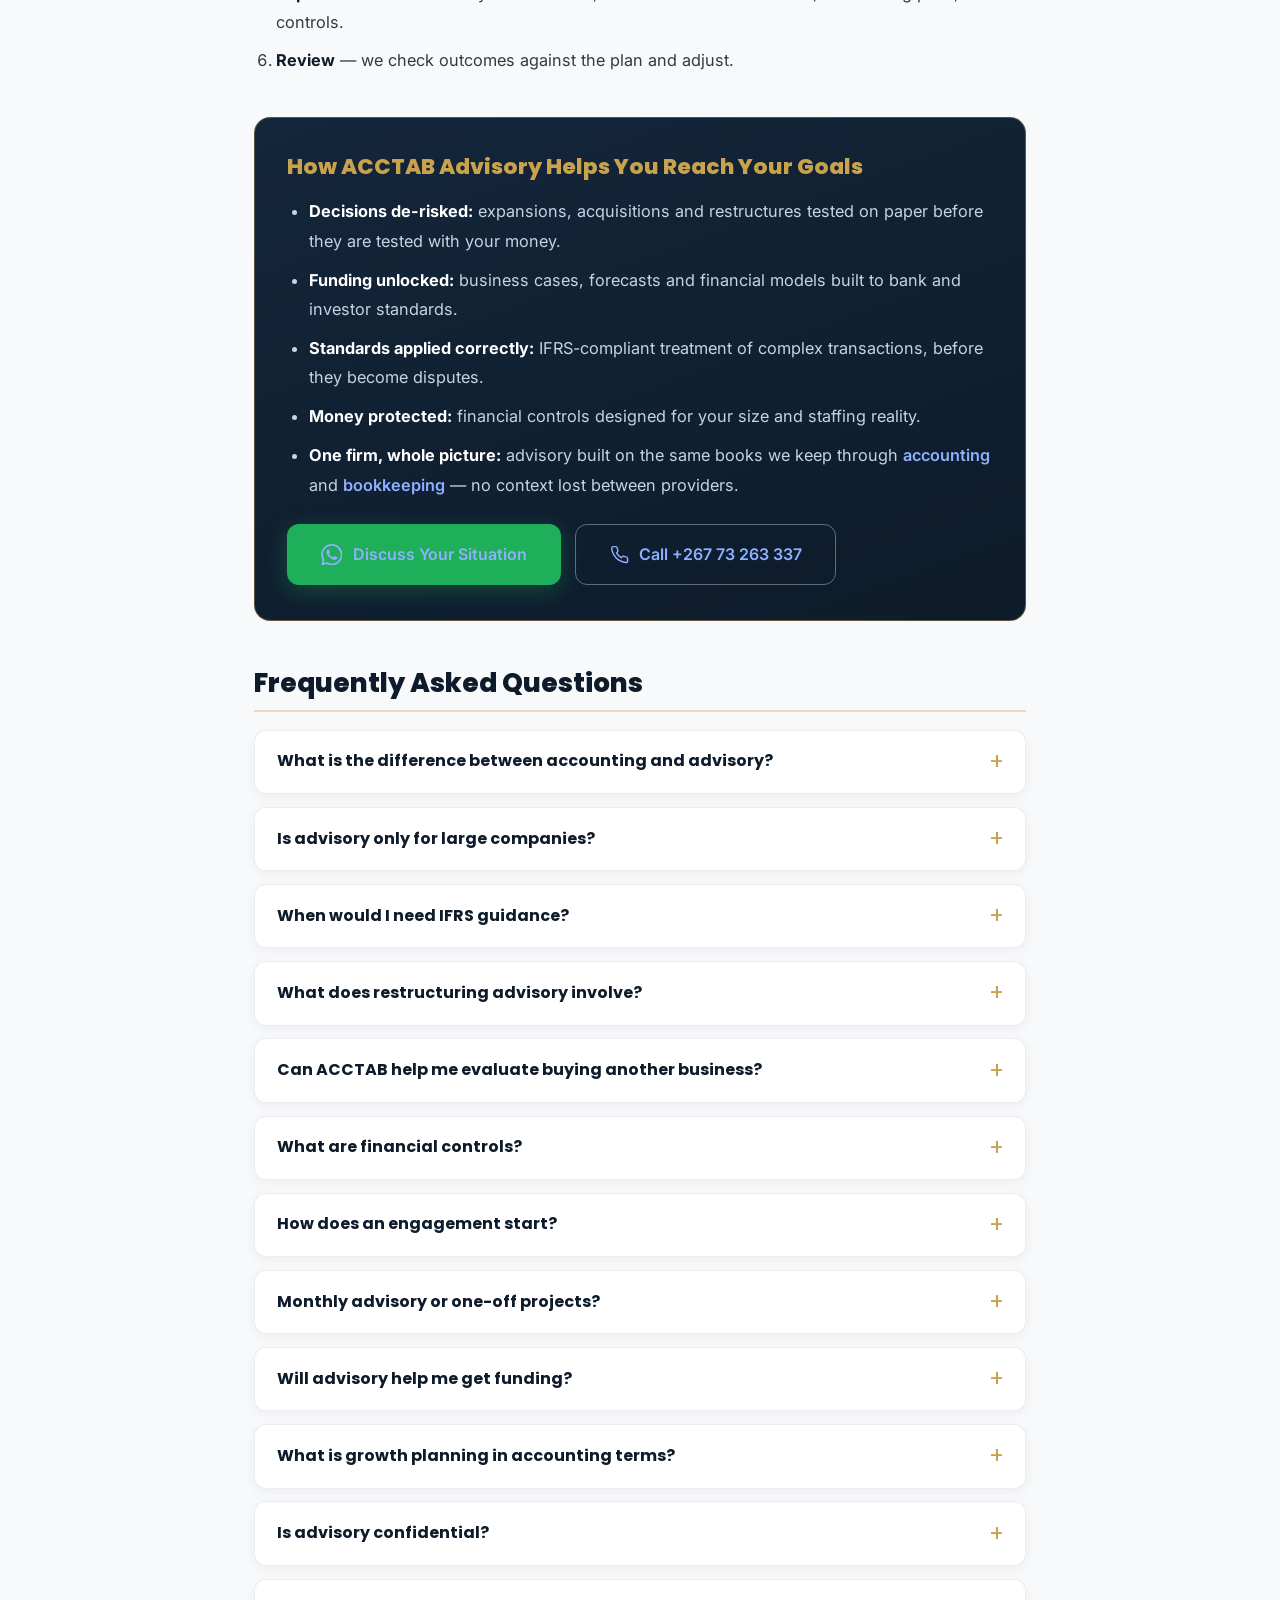
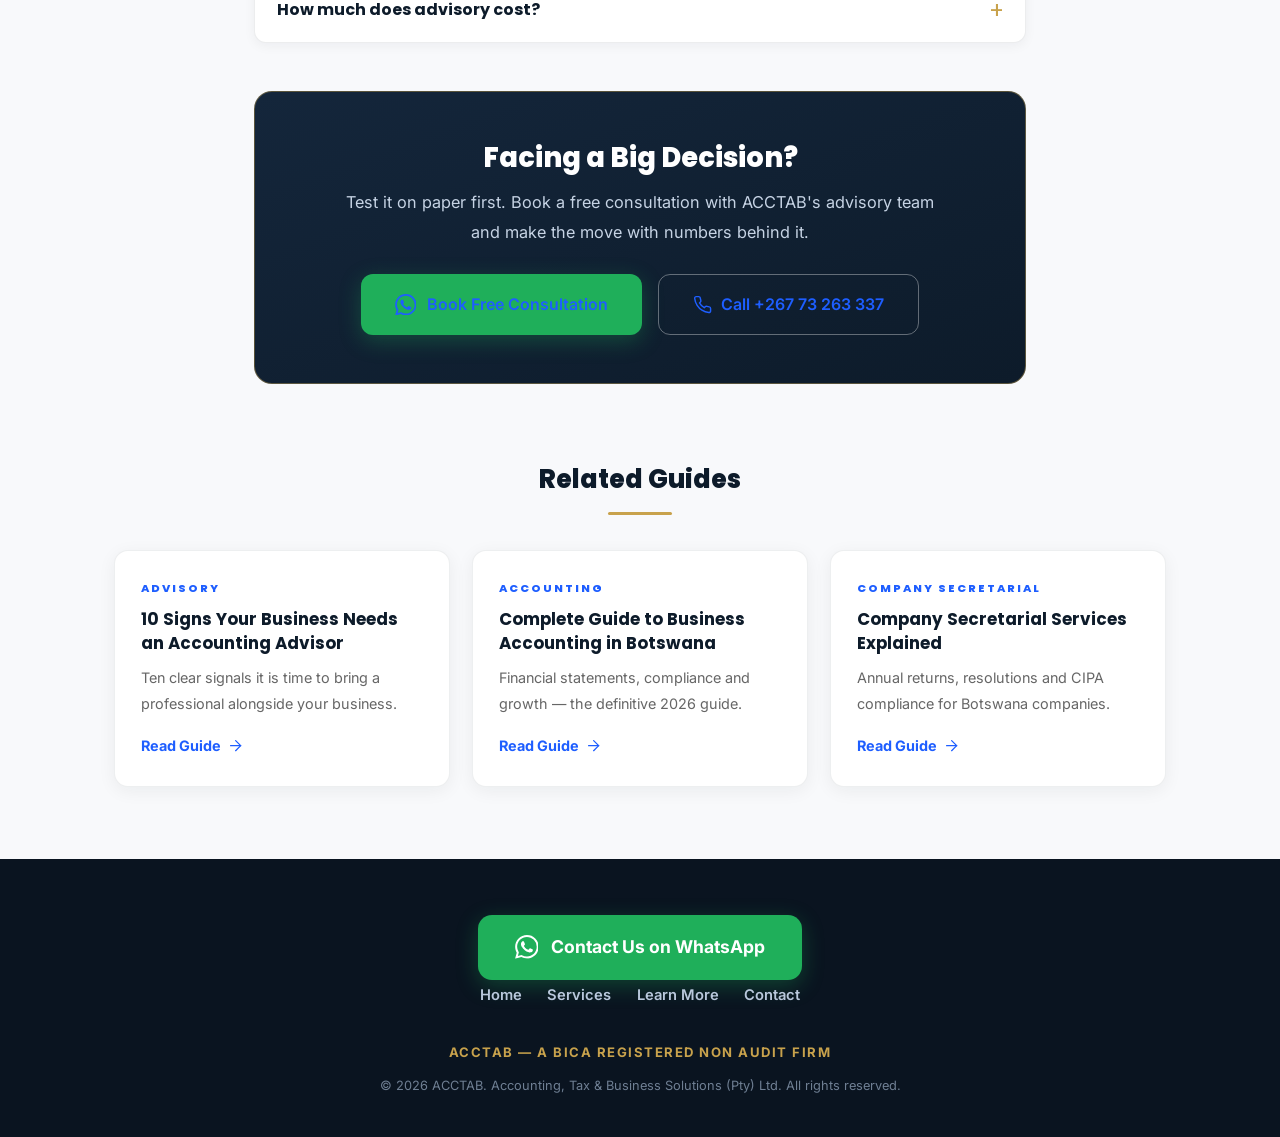
<file: articles/accounting-advisory-services-botswana.html>
<!DOCTYPE html>
<html lang="en">
<head>
    <meta charset="UTF-8">
    <meta name="viewport" content="width=device-width, initial-scale=1.0">
    <title>What Are Accounting Advisory Services? A Guide for Botswana Businesses | ACCTAB</title>
    <meta name="description" content="Accounting advisory explained for Botswana businesses: financial reporting advice, restructuring, growth planning, acquisitions and financial controls — and how ACCTAB's advisory process works.">
    <meta name="keywords" content="accounting advisory Botswana, financial reporting advice, business restructuring Botswana, IFRS guidance Botswana, financial controls SME">
    <meta name="robots" content="index, follow">
    <link rel="canonical" href="https://www.acctabbw.com/articles/accounting-advisory-services-botswana">

    <meta property="og:type" content="article">
    <meta property="og:title" content="What Are Accounting Advisory Services? A Guide for Botswana Businesses">
    <meta property="og:description" content="Beyond compliance: how advisory supports reporting, restructuring, acquisitions, growth and controls.">
    <meta property="og:url" content="https://www.acctabbw.com/articles/accounting-advisory-services-botswana">
    <meta property="og:image" content="https://www.acctabbw.com/acctab.jpg">
    <meta name="twitter:card" content="summary">

    <link rel="icon" type="image/jpeg" href="../acctab.jpg">
    <link rel="preconnect" href="https://fonts.googleapis.com">
    <link rel="preconnect" href="https://fonts.gstatic.com" crossorigin>
    <link href="https://fonts.googleapis.com/css2?family=Poppins:wght@700;800&family=Inter:wght@400;600;700&display=swap" rel="stylesheet">
    <link rel="stylesheet" href="../assets/site.css">

    <script type="application/ld+json">
    {
      "@context": "https://schema.org",
      "@graph": [
        {
          "@type": "Article",
          "headline": "What Are Accounting Advisory Services? A Guide for Botswana Businesses",
          "description": "How accounting advisory supports financial reporting, restructuring, growth planning, acquisitions and financial controls in Botswana.",
          "image": "https://www.acctabbw.com/acctab.jpg",
          "author": { "@type": "Organization", "name": "ACCTAB Professional Team", "url": "https://www.acctabbw.com/" },
          "publisher": { "@type": "Organization", "name": "ACCTAB", "logo": { "@type": "ImageObject", "url": "https://www.acctabbw.com/acctab.jpg" } },
          "datePublished": "2026-07-17",
          "dateModified": "2026-07-17",
          "mainEntityOfPage": "https://www.acctabbw.com/articles/accounting-advisory-services-botswana",
          "articleSection": "Accounting Advisory",
          "about": { "@type": "Service", "name": "Accounting Advisory Services", "areaServed": "Botswana" }
        },
        {
          "@type": "BreadcrumbList",
          "itemListElement": [
            { "@type": "ListItem", "position": 1, "name": "Home", "item": "https://www.acctabbw.com/" },
            { "@type": "ListItem", "position": 2, "name": "Learn More", "item": "https://www.acctabbw.com/learn-more" },
            { "@type": "ListItem", "position": 3, "name": "What Are Accounting Advisory Services?", "item": "https://www.acctabbw.com/articles/accounting-advisory-services-botswana" }
          ]
        },
        {
          "@type": "FAQPage",
          "mainEntity": [
            { "@type": "Question", "name": "What is the difference between accounting and accounting advisory?", "acceptedAnswer": { "@type": "Answer", "text": "Accounting records and reports what has happened; advisory uses those numbers to shape what happens next — structuring transactions, applying complex standards, planning growth and strengthening controls. Compliance looks backward; advisory looks forward." } },
            { "@type": "Question", "name": "Is advisory only for large companies?", "acceptedAnswer": { "@type": "Answer", "text": "No. SMEs often benefit most because a single decision — a bad lease, a mispriced contract, a poorly structured loan — has a proportionally bigger impact on a small business. ACCTAB scales advisory to SME budgets, often as short, focused engagements." } },
            { "@type": "Question", "name": "When would I need IFRS guidance in Botswana?", "acceptedAnswer": { "@type": "Answer", "text": "When transactions get complicated: leases, revenue with multiple elements, foreign currency, business combinations, or first-time preparation of compliant statements for a bank or investor. Advisory ensures the accounting treatment is right before it becomes a dispute." } },
            { "@type": "Question", "name": "What does business restructuring advisory involve?", "acceptedAnswer": { "@type": "Answer", "text": "Reviewing how the business is legally and financially organised — entities, shareholding, debt, intercompany balances — and reorganising it for tax efficiency, risk separation or succession. ACCTAB models the options and manages the accounting and secretarial mechanics." } },
            { "@type": "Question", "name": "Can ACCTAB help me evaluate buying another business?", "acceptedAnswer": { "@type": "Answer", "text": "Yes. We perform financial due diligence: verifying the target's earnings, debts and cash flows, identifying hidden liabilities, and advising on price and structure. It is far cheaper than discovering problems after purchase." } },
            { "@type": "Question", "name": "What are financial controls and why do they matter?", "acceptedAnswer": { "@type": "Answer", "text": "Controls are the rules and separations that protect money: who approves payments, who reconciles the bank, how cash is handled. Weak controls invite error and fraud. ACCTAB designs controls proportionate to your size — protection without bureaucracy." } },
            { "@type": "Question", "name": "How does an advisory engagement with ACCTAB start?", "acceptedAnswer": { "@type": "Answer", "text": "With a free consultation to understand your goal — growth, finance, restructure, sale. We then scope a fixed-fee engagement with clear deliverables, so you know the cost and the outcome before committing." } },
            { "@type": "Question", "name": "Do I need monthly advisory or one-off projects?", "acceptedAnswer": { "@type": "Answer", "text": "Both models work. Many clients use one-off projects (a restructure, an acquisition review) plus a light quarterly review rhythm. Fast-growing businesses often prefer ongoing advisory alongside monthly accounting." } },
            { "@type": "Question", "name": "Will advisory help me get funding?", "acceptedAnswer": { "@type": "Answer", "text": "Directly. Advisory produces the business cases, forecasts and financial models that banks, CEDA and investors require — and prepares you for their questions. Applications supported by professional advisory succeed more often." } },
            { "@type": "Question", "name": "What is growth planning in accounting terms?", "acceptedAnswer": { "@type": "Answer", "text": "Turning ambition into numbers: break-even for the new branch, working capital needed for the bigger contract, pricing that actually covers costs, and the cash runway to survive the growth. Growth without this arithmetic is how profitable businesses die." } },
            { "@type": "Question", "name": "Is ACCTAB's advisory confidential?", "acceptedAnswer": { "@type": "Answer", "text": "Completely. As a BICA-registered firm, ACCTAB is bound by professional confidentiality — including for sensitive matters like restructures, disputes and acquisitions." } },
            { "@type": "Question", "name": "How much do advisory services cost?", "acceptedAnswer": { "@type": "Answer", "text": "Engagements are scoped and quoted as fixed fees after a free consultation. Because advisory typically prevents expensive mistakes or unlocks funding, it is one of the highest-return services a business can buy." } }
          ]
        }
      ]
    }
    </script>
</head>
<body>
    <div class="page-loader" id="pageLoader" aria-hidden="true">
        <div class="loader-ring"></div>
        <span class="loader-text">ACCTAB</span>
    </div>

    <svg xmlns="http://www.w3.org/2000/svg" style="display:none" aria-hidden="true">
        <symbol id="i-phone" viewBox="0 0 24 24"><path d="M22 16.92v3a2 2 0 0 1-2.18 2 19.79 19.79 0 0 1-8.63-3.07 19.5 19.5 0 0 1-6-6A19.79 19.79 0 0 1 2.08 4.18 2 2 0 0 1 4.06 2h3a2 2 0 0 1 2 1.72c.13.96.36 1.9.7 2.81a2 2 0 0 1-.45 2.11L8.09 9.91a16 16 0 0 0 6 6l1.27-1.27a2 2 0 0 1 2.11-.45c.91.34 1.85.57 2.81.7A2 2 0 0 1 22 16.92z"/></symbol>
        <symbol id="i-arrow" viewBox="0 0 24 24"><path d="M5 12h14"/><path d="m12 5 7 7-7 7"/></symbol>
        <symbol id="i-up" viewBox="0 0 24 24"><path d="m18 15-6-6-6 6"/></symbol>
        <symbol id="i-cal" viewBox="0 0 24 24"><rect x="3" y="4" width="18" height="18" rx="2"/><path d="M16 2v4"/><path d="M8 2v4"/><path d="M3 10h18"/></symbol>
        <symbol id="i-wa" viewBox="0 0 24 24"><path d="M17.472 14.382c-.297-.149-1.758-.867-2.03-.967-.273-.099-.471-.148-.67.15-.197.297-.767.966-.94 1.164-.173.199-.347.223-.644.075-.297-.15-1.255-.463-2.39-1.475-.883-.788-1.48-1.761-1.653-2.059-.173-.297-.018-.458.13-.606.134-.133.298-.347.446-.52.149-.174.198-.298.298-.497.099-.198.05-.371-.025-.52-.075-.149-.669-1.612-.916-2.207-.242-.579-.487-.5-.669-.51-.173-.008-.371-.01-.57-.01-.198 0-.52.074-.792.372-.272.297-1.04 1.016-1.04 2.479 0 1.462 1.065 2.875 1.213 3.074.149.198 2.096 3.2 5.077 4.487.709.306 1.262.489 1.694.625.712.227 1.36.195 1.871.118.571-.085 1.758-.719 2.006-1.413.248-.694.248-1.289.173-1.413-.074-.124-.272-.198-.57-.347m-5.421 7.403h-.004a9.87 9.87 0 0 1-5.031-1.378l-.361-.214-3.741.982.998-3.648-.235-.374a9.86 9.86 0 0 1-1.51-5.26c.001-5.45 4.436-9.884 9.888-9.884 2.64 0 5.122 1.03 6.988 2.898a9.825 9.825 0 0 1 2.893 6.994c-.003 5.45-4.437 9.884-9.885 9.884m8.413-18.297A11.815 11.815 0 0 0 12.05 0C5.495 0 .16 5.335.157 11.892c0 2.096.547 4.142 1.588 5.945L.057 24l6.305-1.654a11.882 11.882 0 0 0 5.683 1.448h.005c6.554 0 11.89-5.335 11.893-11.893a11.821 11.821 0 0 0-3.48-8.413z"/></symbol>
    </svg>

    <nav id="navbar">
        <div class="nav-shine" aria-hidden="true"></div>
        <a href="/" class="brand" aria-label="ACCTAB home">
            <img src="../acctab.jpg" alt="ACCTAB - Accounting, Tax & Business Solutions logo" class="brand-logo">
            <span class="brand-text">
                <span class="brand-name">ACCTAB</span>
                <span class="brand-tag">A BICA Registered Non Audit Firm</span>
            </span>
        </a>
        <button class="hamburger" id="hamburger" aria-label="Toggle menu" aria-expanded="false">
            <span></span><span></span><span></span>
        </button>
        <div class="nav-right" id="navMenu">
            <ul>
                <li><a href="/">Home</a></li>
                <li><a href="/services">Services</a></li>
                <li><a href="/learn-more" class="active">Learn More</a></li>
                <li><a href="/#contact">Contact</a></li>
                <li><a href="https://wa.me/26773263337?text=Hi%2C%20I%20would%20like%20to%20book%20a%20free%20consultation." class="nav-cta" target="_blank" rel="noopener">Book Consultation</a></li>
            </ul>
        </div>
    </nav>

    <header class="page-hero">
        <ol class="crumbs">
            <li><a href="/">Home</a></li>
            <li class="sep">/</li>
            <li><a href="/learn-more">Learn More</a></li>
            <li class="sep">/</li>
            <li aria-current="page">Accounting Advisory Services</li>
        </ol>
        <span class="hero-eyebrow">Accounting Advisory</span>
        <h1>What Are Accounting Advisory Services?</h1>
        <p class="lede">Compliance keeps you legal; advisory makes you money. Here is what accounting advisory actually covers — and when a Botswana business should reach for it.</p>
        <div class="art-meta">
            <span><svg class="icon" aria-hidden="true"><use href="#i-cal"/></svg> Updated July 2026</span>
            <span>By the ACCTAB Professional Team</span>
            <span>11 min read</span>
        </div>
    </header>

    <main class="art-wrap">
        <article class="art-body">
            <p>
                Most business owners meet accountants at compliance time: statements to prepare, returns to file. Accounting advisory is the other half of the profession — the half where the numbers stop being paperwork and start being strategy. It answers questions like: <em>Should we restructure before taking on the investor? What will the new branch really cost? Is this acquisition worth the asking price? Why is profit up but cash down?</em>
            </p>
            <p>
                This guide explains what advisory covers, who needs it, and how <strong>ACCTAB's advisory process</strong> works for businesses across Botswana.
            </p>

            <nav class="toc" aria-label="Table of contents">
                <h2>In This Guide</h2>
                <ol>
                    <li><a href="#who">Who Needs Advisory?</a></li>
                    <li><a href="#reporting">Financial Reporting Advisory</a></li>
                    <li><a href="#restructuring">Business Restructuring</a></li>
                    <li><a href="#growth">Growth Planning</a></li>
                    <li><a href="#acquisitions">Business Acquisitions</a></li>
                    <li><a href="#controls">Financial Controls</a></li>
                    <li><a href="#compliance">Complex Compliance</a></li>
                    <li><a href="#process">The ACCTAB Advisory Process</a></li>
                    <li><a href="#faq">Frequently Asked Questions</a></li>
                </ol>
            </nav>

            <h2 id="who">Who Needs Accounting Advisory?</h2>
            <p>Advisory is not a big-company luxury. It is triggered by moments, not size:</p>
            <ul>
                <li>A business growing faster than its systems</li>
                <li>An owner preparing to take on investors, partners or debt</li>
                <li>A company buying, selling or merging</li>
                <li>A profitable business that is always short of cash</li>
                <li>A family business planning succession</li>
                <li>Any business whose financial reports no longer answer its real questions</li>
            </ul>
            <p>If several of those sound familiar, see our companion piece: <a href="/articles/signs-you-need-accounting-advisor">10 Signs Your Business Needs an Accounting Advisor</a>.</p>

            <h2 id="reporting">Financial Reporting Advisory</h2>
            <p>
                As businesses grow, transactions outgrow simple bookkeeping: leases that must be capitalised, revenue earned across periods, foreign currency purchases, assets that need revaluation. Reporting advisory ensures your financial statements treat these correctly under IFRS or IFRS for SMEs — so banks and investors read statements they can trust, and year-end holds no nasty surprises.
            </p>

            <h2 id="restructuring">Business Restructuring</h2>
            <p>
                Many Botswana businesses grow organically into awkward shapes: one company doing five unrelated things, assets in personal names, informal loans everywhere. Restructuring advisory untangles this — separating risk (so a claim against one operation cannot sink the others), cleaning up shareholding and intercompany balances, and organising the group for tax efficiency and succession. ACCTAB models the options with numbers, then manages the accounting and <a href="/articles/company-secretarial-services-botswana">company secretarial</a> mechanics of the change.
            </p>

            <h2 id="growth">Growth Planning</h2>
            <p>
                Growth consumes cash before it returns it — the new branch pays rent months before it breaks even; the big contract demands stock and wages long before the customer pays. Growth advisory turns plans into arithmetic: break-even analysis, working capital requirements, pricing models and funding strategy. The goal is simple: <strong>grow on purpose, with a plan the numbers support.</strong>
            </p>
            <div class="tip-box">
                <span class="tip-label">ACCTAB Expert Tip</span>
                <p>Before signing any major lease, contract or loan, have the numbers modelled independently. An afternoon of advisory before a commitment is worth more than a year of accounting after a bad one.</p>
            </div>

            <h2 id="acquisitions">Business Acquisitions</h2>
            <p>
                Buying a business — or buying out a partner — is the largest cheque most owners ever write. Financial due diligence verifies what you are actually buying: are the profits real, what debts and obligations come with it, which customers actually generate the margin, and what happens to the numbers when the current owner walks away. ACCTAB investigates, values and advises on structure before you commit.
            </p>

            <h2 id="controls">Financial Controls</h2>
            <p>
                Controls are the quiet infrastructure that protects money: payment approvals, bank reconciliations, segregation of duties, cash handling rules. Advisory designs controls proportionate to your business — tight enough to stop fraud and error, light enough not to slow you down. This pairs naturally with the fraud-detection value of <a href="/articles/clean-books-save-money-botswana">clean books</a>.
            </p>

            <h2 id="compliance">Complex Compliance</h2>
            <p>
                Some compliance moments are too consequential for routine treatment: BURS disputes and voluntary disclosures, changing accounting frameworks, regulatory registrations, or preparing the business for its first audit. Advisory brings senior attention to the situations where mistakes are most expensive.
            </p>

            <h2 id="process">The ACCTAB Advisory Process</h2>
            <ol>
                <li><strong>Discovery</strong> — a free consultation to understand your goal and situation.</li>
                <li><strong>Scoping</strong> — a fixed-fee proposal with clear deliverables. No open-ended billing.</li>
                <li><strong>Analysis</strong> — we work through your numbers, model the options and pressure-test assumptions.</li>
                <li><strong>Recommendation</strong> — findings delivered in plain language, with a costed recommendation, not a lecture.</li>
                <li><strong>Implementation</strong> — where you want us to, we execute: the restructure, the funding pack, the new controls.</li>
                <li><strong>Review</strong> — we check outcomes against the plan and adjust.</li>
            </ol>

            <section class="acctab-box">
                <h2>How ACCTAB Advisory Helps You Reach Your Goals</h2>
                <ul>
                    <li><strong>Decisions de-risked:</strong> expansions, acquisitions and restructures tested on paper before they are tested with your money.</li>
                    <li><strong>Funding unlocked:</strong> business cases, forecasts and financial models built to bank and investor standards.</li>
                    <li><strong>Standards applied correctly:</strong> IFRS-compliant treatment of complex transactions, before they become disputes.</li>
                    <li><strong>Money protected:</strong> financial controls designed for your size and staffing reality.</li>
                    <li><strong>One firm, whole picture:</strong> advisory built on the same books we keep through <a href="/articles/accounting-services-botswana-guide">accounting</a> and <a href="/articles/bookkeeping-small-business-botswana">bookkeeping</a> — no context lost between providers.</li>
                </ul>
                <div class="box-ctas">
                    <a href="https://wa.me/26773263337?text=Hi%2C%20I%20would%20like%20more%20details%20about%20your%20Accounting%20Advisory%20services." class="btn-whatsapp" target="_blank" rel="noopener"><svg class="wa-glyph" aria-hidden="true"><use href="#i-wa"/></svg> Discuss Your Situation</a>
                    <a href="tel:+26773263337" class="btn-secondary"><svg class="icon" aria-hidden="true"><use href="#i-phone"/></svg> Call +267 73 263 337</a>
                </div>
            </section>

            <h2 id="faq">Frequently Asked Questions</h2>
            <div class="faq">
                <details><summary>What is the difference between accounting and advisory?</summary><div class="faq-a"><p>Accounting records and reports what happened; advisory uses those numbers to shape what happens next. Compliance looks backward; advisory looks forward.</p></div></details>
                <details><summary>Is advisory only for large companies?</summary><div class="faq-a"><p>No — SMEs often benefit most, because single decisions have proportionally bigger impact. ACCTAB scales advisory to SME budgets, often as short focused engagements.</p></div></details>
                <details><summary>When would I need IFRS guidance?</summary><div class="faq-a"><p>When transactions get complicated: leases, multi-element revenue, foreign currency, business combinations, or first compliant statements for a bank or investor.</p></div></details>
                <details><summary>What does restructuring advisory involve?</summary><div class="faq-a"><p>Reviewing entities, shareholding, debt and intercompany balances, then reorganising for tax efficiency, risk separation or succession — with ACCTAB managing the mechanics.</p></div></details>
                <details><summary>Can ACCTAB help me evaluate buying another business?</summary><div class="faq-a"><p>Yes — financial due diligence verifies earnings, debts and cash flows, surfaces hidden liabilities, and informs price and structure before you commit.</p></div></details>
                <details><summary>What are financial controls?</summary><div class="faq-a"><p>The rules and separations that protect money: payment approvals, reconciliations, segregation of duties, cash handling. ACCTAB designs them proportionate to your size.</p></div></details>
                <details><summary>How does an engagement start?</summary><div class="faq-a"><p>A free consultation, then a fixed-fee scope with clear deliverables — cost and outcome known before you commit.</p></div></details>
                <details><summary>Monthly advisory or one-off projects?</summary><div class="faq-a"><p>Both work. Many clients run one-off projects plus a quarterly review; fast-growing businesses prefer ongoing advisory alongside monthly accounting.</p></div></details>
                <details><summary>Will advisory help me get funding?</summary><div class="faq-a"><p>Directly — advisory produces the business cases, forecasts and models that banks, CEDA and investors require, and prepares you for their questions.</p></div></details>
                <details><summary>What is growth planning in accounting terms?</summary><div class="faq-a"><p>Turning ambition into numbers: break-even, working capital, pricing and cash runway. Growth without this arithmetic is how profitable businesses die.</p></div></details>
                <details><summary>Is advisory confidential?</summary><div class="faq-a"><p>Completely — BICA professional confidentiality covers even the most sensitive matters: restructures, disputes, acquisitions.</p></div></details>
                <details><summary>How much does advisory cost?</summary><div class="faq-a"><p>Fixed fees quoted after a free consultation. Because it prevents expensive mistakes or unlocks funding, advisory is among the highest-return services a business can buy.</p></div></details>
            </div>

            <div class="cta-banner">
                <h2>Facing a Big Decision?</h2>
                <p>Test it on paper first. Book a free consultation with ACCTAB's advisory team and make the move with numbers behind it.</p>
                <div class="cta-btns">
                    <a href="https://wa.me/26773263337?text=Hi%2C%20I%20read%20your%20advisory%20article%20and%20would%20like%20a%20consultation." class="btn-whatsapp" target="_blank" rel="noopener"><svg class="wa-glyph" aria-hidden="true"><use href="#i-wa"/></svg> Book Free Consultation</a>
                    <a href="tel:+26773263337" class="btn-secondary"><svg class="icon" aria-hidden="true"><use href="#i-phone"/></svg> Call +267 73 263 337</a>
                </div>
            </div>
        </article>
    </main>

    <section class="related">
        <h2>Related Guides</h2>
        <div class="gold-divider"></div>
        <div class="rel-grid">
            <a class="rel-card" href="/articles/signs-you-need-accounting-advisor">
                <span class="cat">Advisory</span>
                <h3>10 Signs Your Business Needs an Accounting Advisor</h3>
                <p>Ten clear signals it is time to bring a professional alongside your business.</p>
                <span class="read-more">Read Guide <svg class="icon" aria-hidden="true"><use href="#i-arrow"/></svg></span>
            </a>
            <a class="rel-card" href="/articles/accounting-services-botswana-guide">
                <span class="cat">Accounting</span>
                <h3>Complete Guide to Business Accounting in Botswana</h3>
                <p>Financial statements, compliance and growth — the definitive 2026 guide.</p>
                <span class="read-more">Read Guide <svg class="icon" aria-hidden="true"><use href="#i-arrow"/></svg></span>
            </a>
            <a class="rel-card" href="/articles/company-secretarial-services-botswana">
                <span class="cat">Company Secretarial</span>
                <h3>Company Secretarial Services Explained</h3>
                <p>Annual returns, resolutions and CIPA compliance for Botswana companies.</p>
                <span class="read-more">Read Guide <svg class="icon" aria-hidden="true"><use href="#i-arrow"/></svg></span>
            </a>
        </div>
    </section>

    <footer>
        <a href="https://wa.me/26773263337" class="whatsapp-btn" target="_blank" rel="noopener">
            <svg class="wa-glyph" aria-hidden="true"><use href="#i-wa"/></svg>
            Contact Us on WhatsApp
        </a>
        <ul class="footer-links">
            <li><a href="/">Home</a></li>
            <li><a href="/services">Services</a></li>
            <li><a href="/learn-more">Learn More</a></li>
            <li><a href="/#contact">Contact</a></li>
        </ul>
        <div class="footer-note">ACCTAB — A BICA Registered Non Audit Firm</div>
        <div class="footer-copy">© <span id="year"></span> ACCTAB. Accounting, Tax &amp; Business Solutions (Pty) Ltd. All rights reserved.</div>
    </footer>

    <div class="floating-btns">
        <button class="fab fab-top" id="backToTop" aria-label="Back to top"><svg class="icon" aria-hidden="true"><use href="#i-up"/></svg></button>
        <a href="tel:+26773263337" class="fab fab-phone" aria-label="Call us"><svg class="icon" aria-hidden="true"><use href="#i-phone"/></svg></a>
        <a href="https://wa.me/26773263337" class="fab fab-whatsapp" target="_blank" rel="noopener" aria-label="Chat on WhatsApp"><svg class="wa-glyph" aria-hidden="true"><use href="#i-wa"/></svg></a>
    </div>

    <script src="../assets/site.js" defer></script>
</body>
</html>
</file>
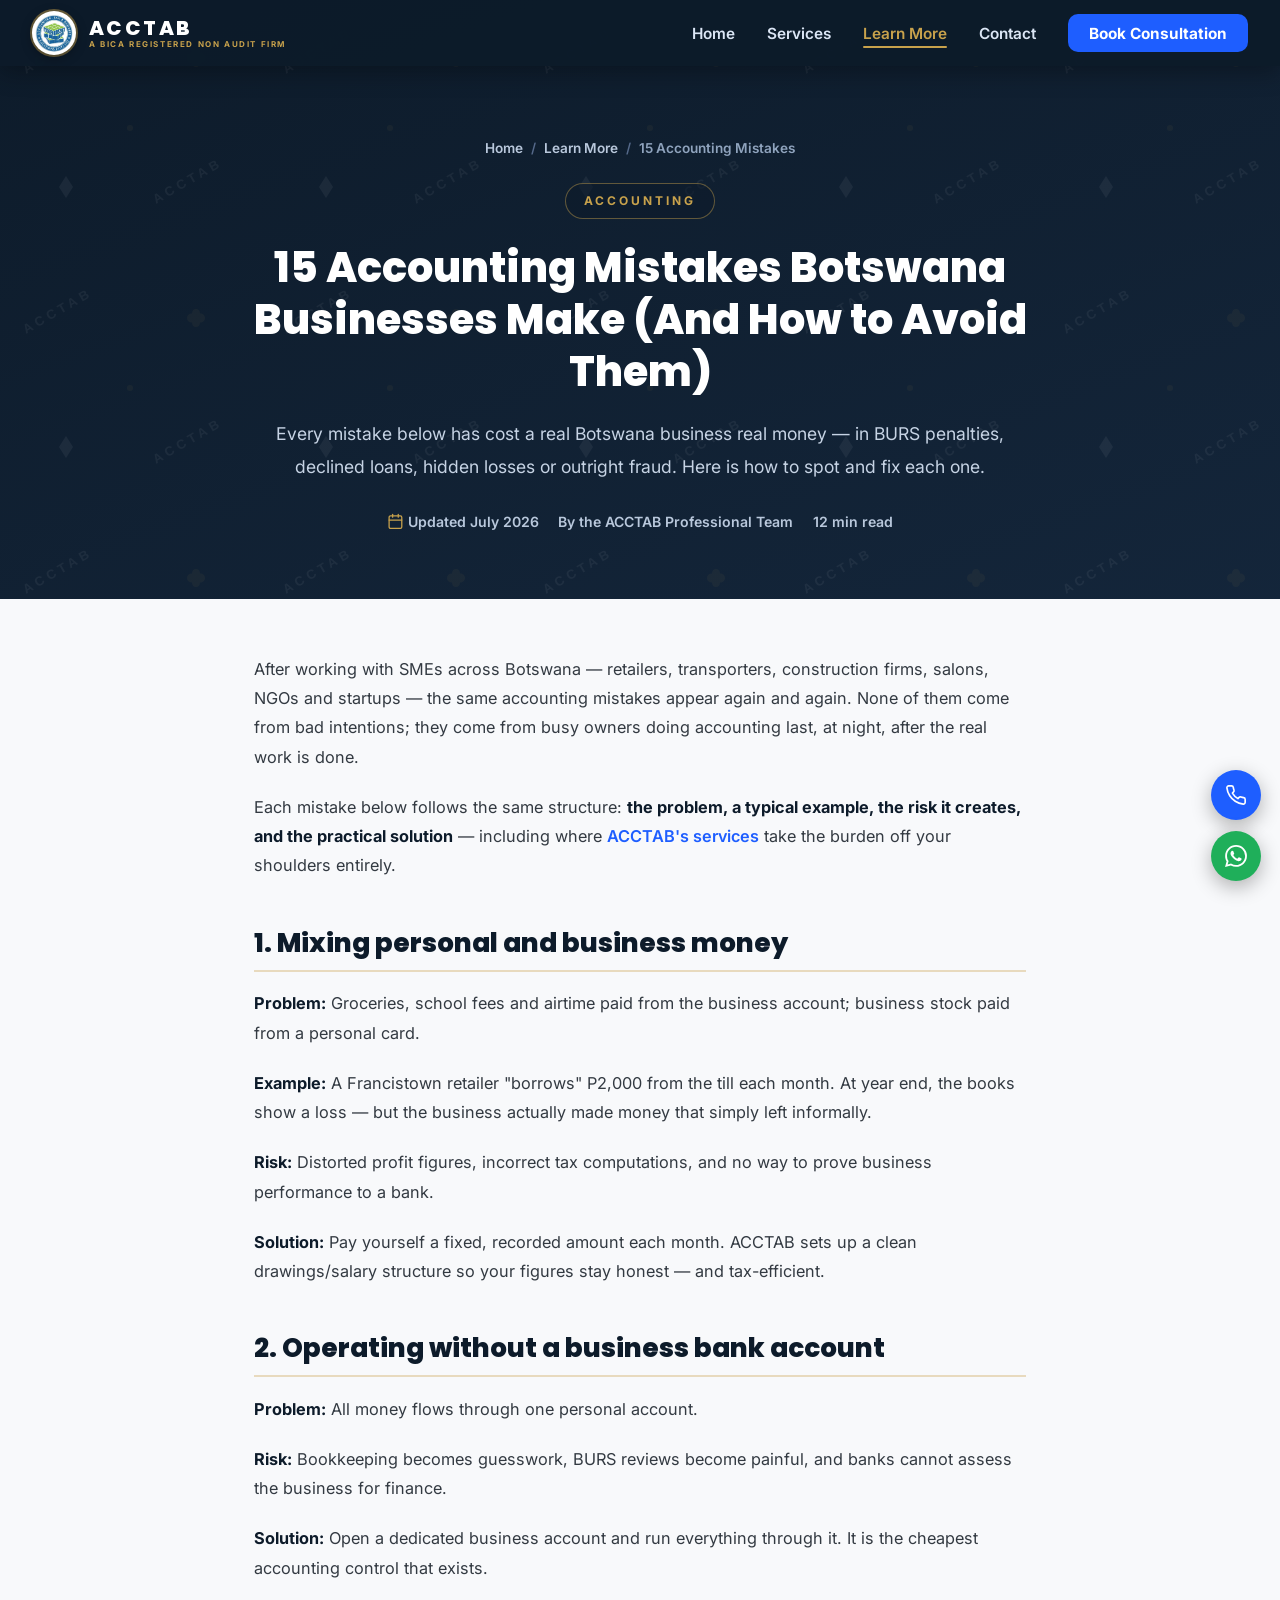
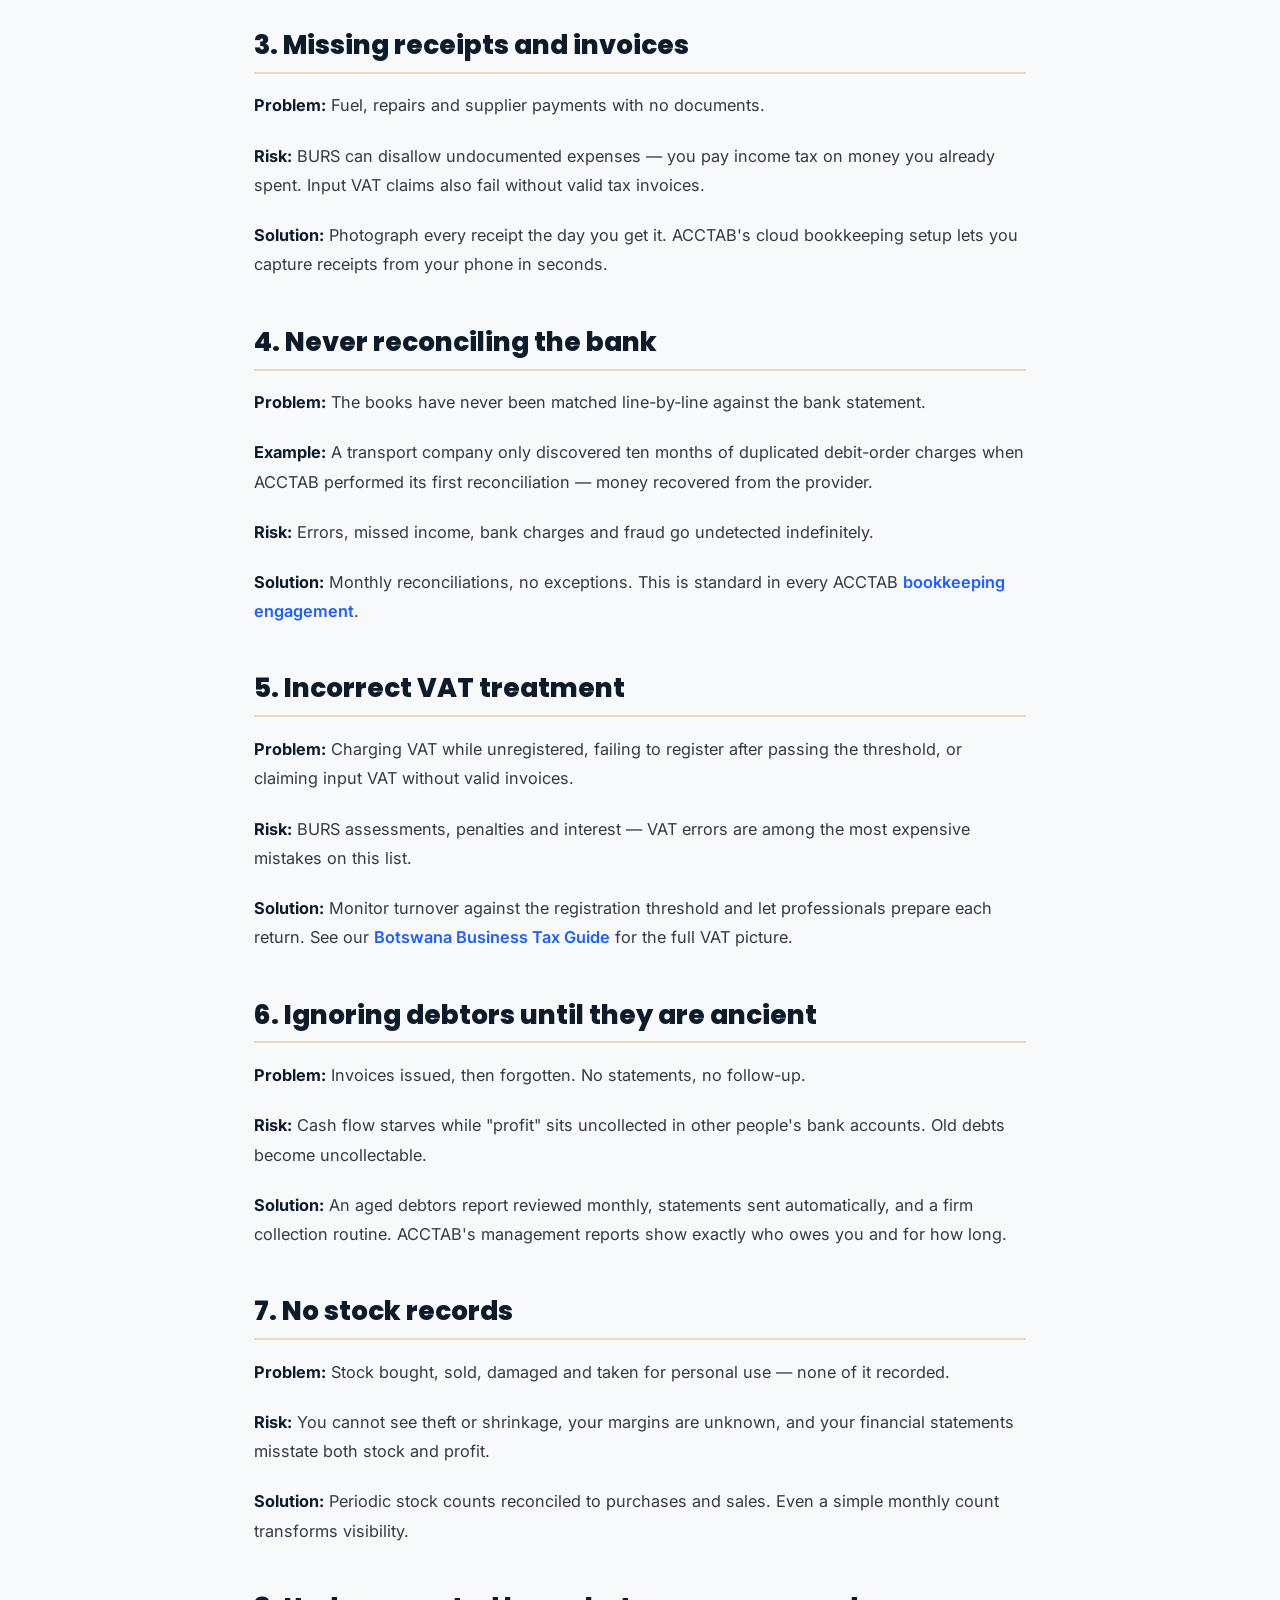
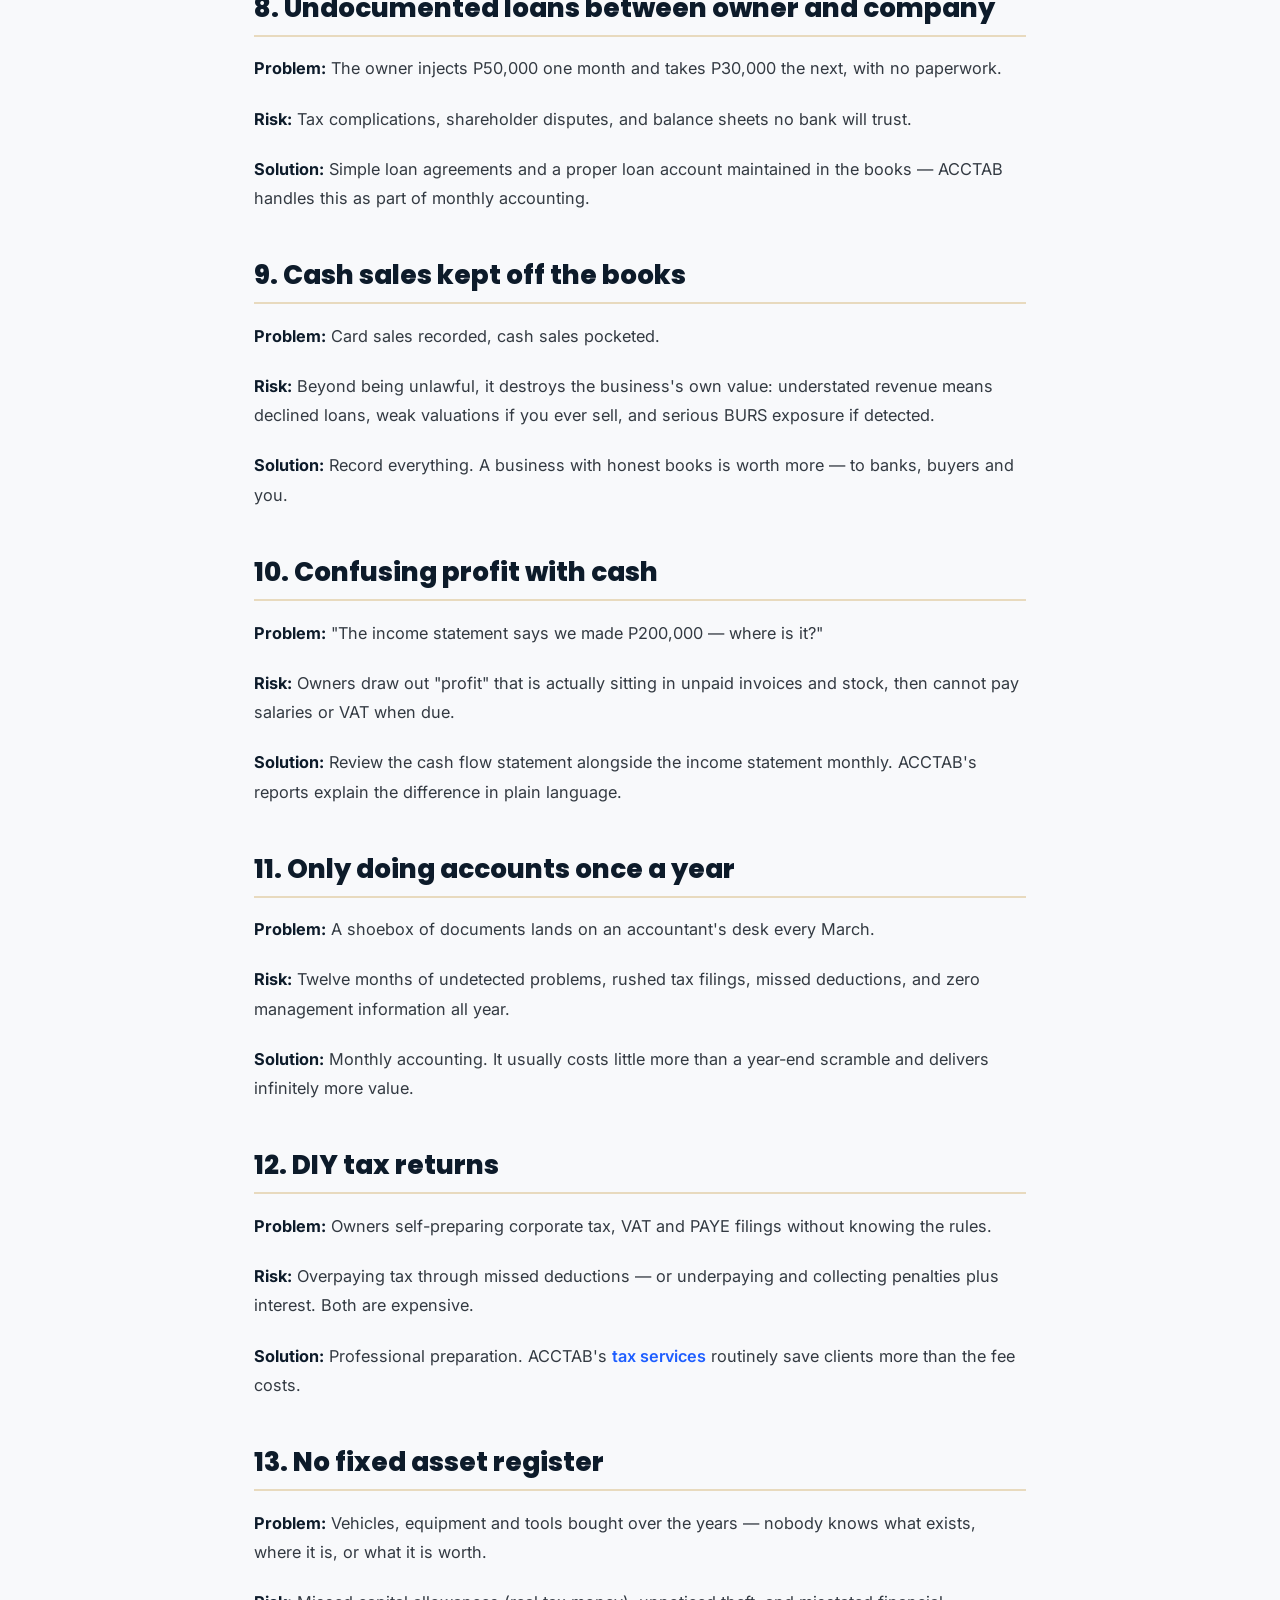
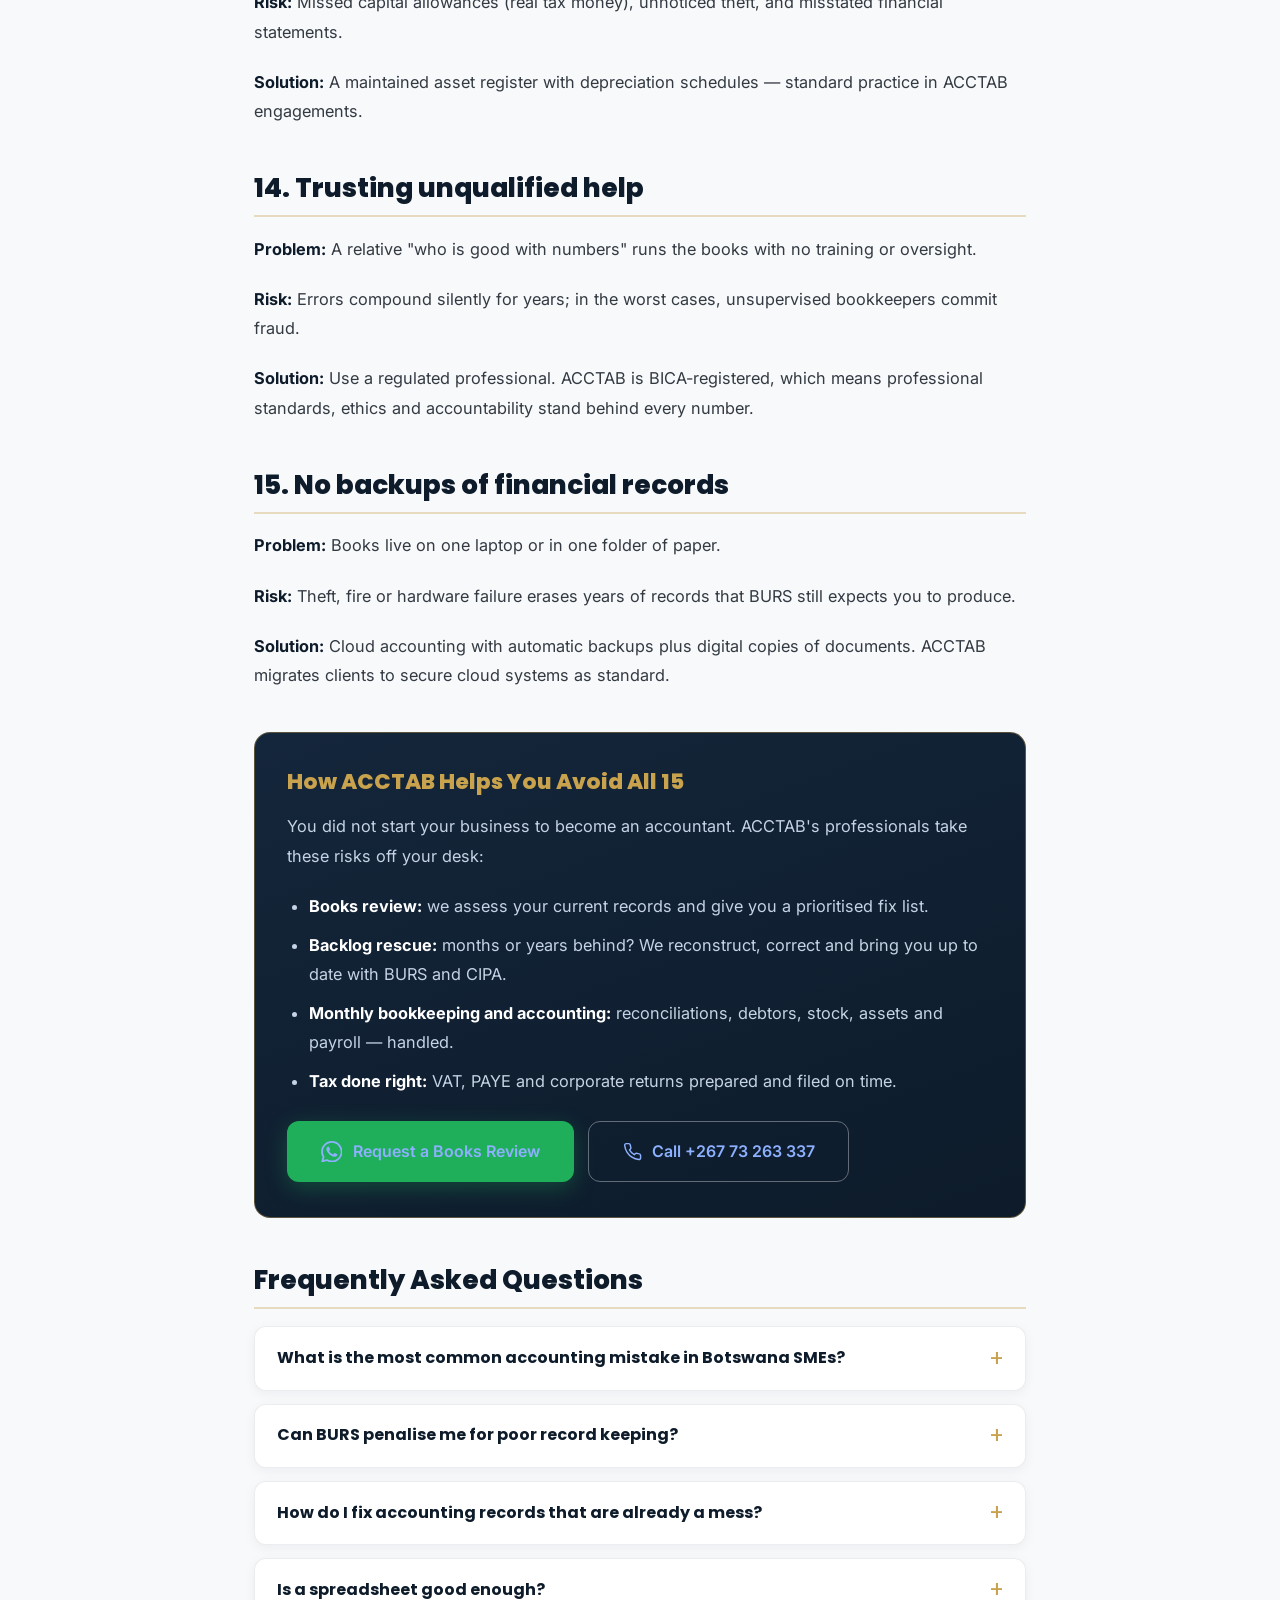
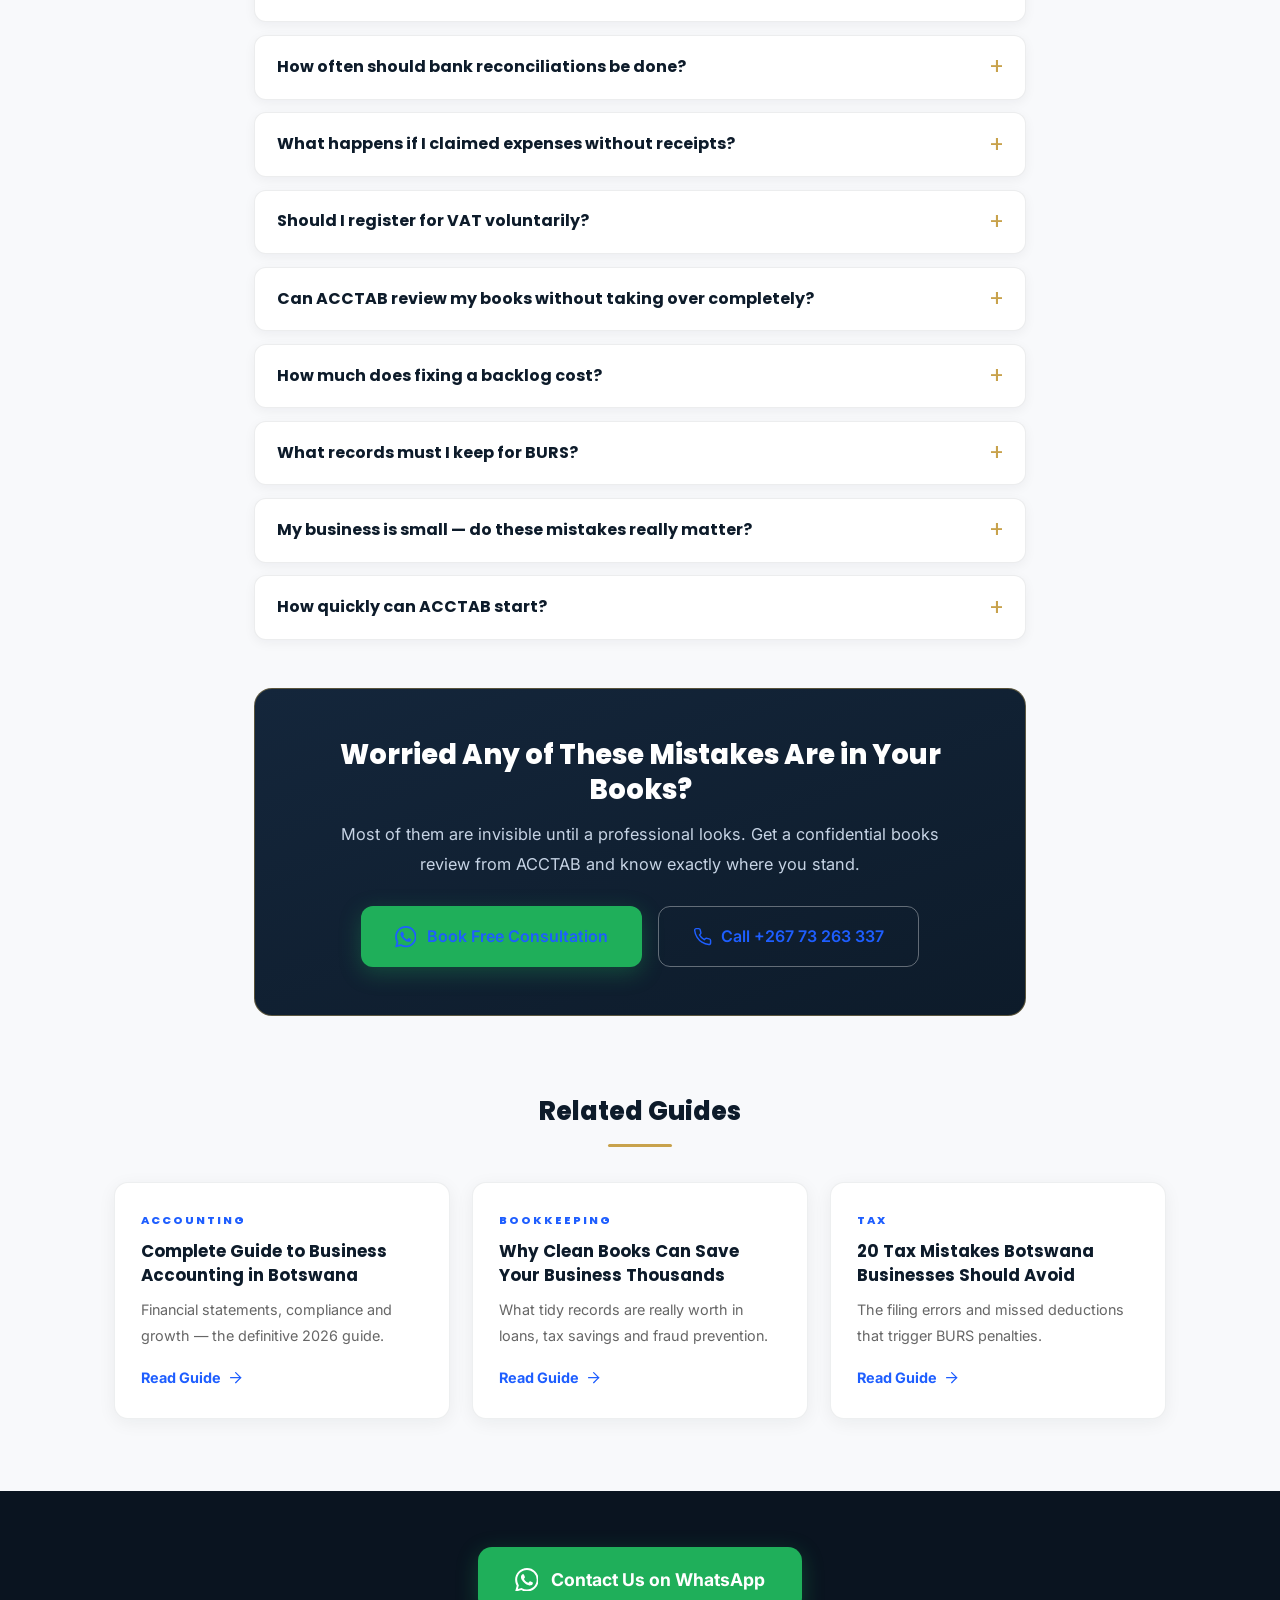
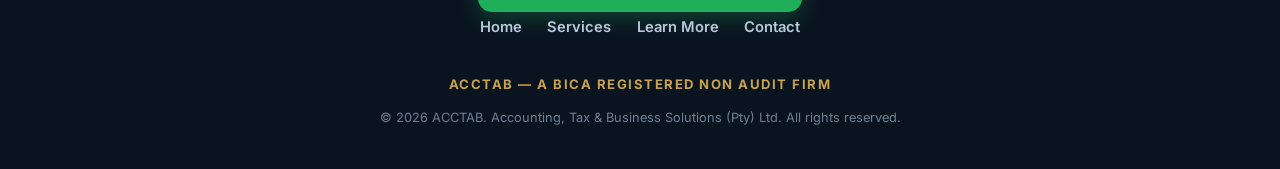
<file: articles/accounting-mistakes-botswana.html>
<!DOCTYPE html>
<html lang="en">
<head>
    <meta charset="UTF-8">
    <meta name="viewport" content="width=device-width, initial-scale=1.0">
    <title>15 Accounting Mistakes Botswana Businesses Make (And How to Avoid Them) | ACCTAB</title>
    <meta name="description" content="The 15 most common accounting and bookkeeping mistakes Botswana businesses make — with real examples, the risks each creates with BURS, and how ACCTAB helps you fix them.">
    <meta name="keywords" content="accounting mistakes Botswana, bookkeeping mistakes, financial reporting Botswana, accounting errors SME, BURS penalties">
    <meta name="robots" content="index, follow">
    <link rel="canonical" href="https://www.acctabbw.com/articles/accounting-mistakes-botswana">

    <meta property="og:type" content="article">
    <meta property="og:title" content="15 Accounting Mistakes Botswana Businesses Make (And How to Avoid Them)">
    <meta property="og:description" content="Real examples, real risks, practical solutions — the accounting errors that cost Botswana SMEs the most.">
    <meta property="og:url" content="https://www.acctabbw.com/articles/accounting-mistakes-botswana">
    <meta property="og:image" content="https://www.acctabbw.com/acctab.jpg">
    <meta name="twitter:card" content="summary">

    <link rel="icon" type="image/jpeg" href="../acctab.jpg">
    <link rel="preconnect" href="https://fonts.googleapis.com">
    <link rel="preconnect" href="https://fonts.gstatic.com" crossorigin>
    <link href="https://fonts.googleapis.com/css2?family=Poppins:wght@700;800&family=Inter:wght@400;600;700&display=swap" rel="stylesheet">
    <link rel="stylesheet" href="../assets/site.css">

    <script type="application/ld+json">
    {
      "@context": "https://schema.org",
      "@graph": [
        {
          "@type": "Article",
          "headline": "15 Accounting Mistakes Botswana Businesses Make (And How to Avoid Them)",
          "description": "The most common accounting and bookkeeping mistakes among Botswana SMEs, the risks they create, and practical solutions.",
          "image": "https://www.acctabbw.com/acctab.jpg",
          "author": { "@type": "Organization", "name": "ACCTAB Professional Team", "url": "https://www.acctabbw.com/" },
          "publisher": { "@type": "Organization", "name": "ACCTAB", "logo": { "@type": "ImageObject", "url": "https://www.acctabbw.com/acctab.jpg" } },
          "datePublished": "2026-07-17",
          "dateModified": "2026-07-17",
          "mainEntityOfPage": "https://www.acctabbw.com/articles/accounting-mistakes-botswana",
          "articleSection": "Accounting"
        },
        {
          "@type": "BreadcrumbList",
          "itemListElement": [
            { "@type": "ListItem", "position": 1, "name": "Home", "item": "https://www.acctabbw.com/" },
            { "@type": "ListItem", "position": 2, "name": "Learn More", "item": "https://www.acctabbw.com/learn-more" },
            { "@type": "ListItem", "position": 3, "name": "15 Accounting Mistakes Botswana Businesses Make", "item": "https://www.acctabbw.com/articles/accounting-mistakes-botswana" }
          ]
        },
        {
          "@type": "FAQPage",
          "mainEntity": [
            { "@type": "Question", "name": "What is the most common accounting mistake in Botswana SMEs?", "acceptedAnswer": { "@type": "Answer", "text": "Mixing personal and business money. It distorts profit figures, complicates BURS tax computations and makes it impossible to know how the business is really performing. The fix is a separate business bank account and defined owner drawings." } },
            { "@type": "Question", "name": "Can BURS penalise me for poor record keeping?", "acceptedAnswer": { "@type": "Answer", "text": "Yes. Without supporting records, BURS can disallow expense claims and raise estimated assessments, plus penalties and interest. Businesses are expected to retain supporting documents for several years." } },
            { "@type": "Question", "name": "How do I fix accounting records that are already a mess?", "acceptedAnswer": { "@type": "Answer", "text": "Start with bank statements — they are the factual backbone. A professional firm like ACCTAB reconstructs your books from bank data, invoices and receipts, then corrects tax filings if needed. The sooner it is done, the cheaper it is." } },
            { "@type": "Question", "name": "Is a spreadsheet good enough for my business accounting?", "acceptedAnswer": { "@type": "Answer", "text": "Spreadsheets work only for the very smallest operations. They have no audit trail, break silently, and cannot do VAT properly. Cloud accounting software is inexpensive and far more reliable — ACCTAB can set it up for you." } },
            { "@type": "Question", "name": "How often should bank reconciliations be done?", "acceptedAnswer": { "@type": "Answer", "text": "At least monthly. Reconciling your books against bank statements is the single best control against errors and fraud. ACCTAB performs reconciliations as part of standard monthly bookkeeping." } },
            { "@type": "Question", "name": "What happens if I claimed expenses without receipts?", "acceptedAnswer": { "@type": "Answer", "text": "If BURS reviews your return and you cannot support the expense, it can be disallowed — increasing your taxable income, plus penalties and interest. Going forward, capture every receipt digitally the day you receive it." } },
            { "@type": "Question", "name": "Should I register for VAT voluntarily?", "acceptedAnswer": { "@type": "Answer", "text": "Registration is compulsory above the BURS turnover threshold, and voluntary registration below it can make sense if your customers are VAT-registered businesses. It adds filing obligations, so get professional advice on your specific numbers." } },
            { "@type": "Question", "name": "Can ACCTAB review my books without taking over completely?", "acceptedAnswer": { "@type": "Answer", "text": "Yes. ACCTAB offers a books review where we assess your records, identify errors and risks, and give you a prioritised fix list. Many clients start with a review before moving to monthly services." } },
            { "@type": "Question", "name": "How much does it cost to fix a backlog of accounts?", "acceptedAnswer": { "@type": "Answer", "text": "It depends on how many months are outstanding and the state of your documents. ACCTAB quotes a fixed fee after a free initial assessment, so there are no surprises." } },
            { "@type": "Question", "name": "What records must I keep for BURS?", "acceptedAnswer": { "@type": "Answer", "text": "Sales invoices, purchase invoices and receipts, bank statements, payroll records, asset registers, VAT records and contracts. Keep them safely for several years — digital copies are acceptable and much safer." } },
            { "@type": "Question", "name": "My business is small — do these mistakes really matter?", "acceptedAnswer": { "@type": "Answer", "text": "Small businesses feel these mistakes hardest, because one BURS penalty or one season of hidden losses can wipe out thin margins. Good habits cost little; bad habits compound." } },
            { "@type": "Question", "name": "How quickly can ACCTAB start helping?", "acceptedAnswer": { "@type": "Answer", "text": "Usually within days. Message us on WhatsApp at +267 73 263 337, and we will arrange a free consultation, assess your situation and give you a clear plan and quote." } }
          ]
        }
      ]
    }
    </script>
</head>
<body>
    <div class="page-loader" id="pageLoader" aria-hidden="true">
        <div class="loader-ring"></div>
        <span class="loader-text">ACCTAB</span>
    </div>

    <svg xmlns="http://www.w3.org/2000/svg" style="display:none" aria-hidden="true">
        <symbol id="i-phone" viewBox="0 0 24 24"><path d="M22 16.92v3a2 2 0 0 1-2.18 2 19.79 19.79 0 0 1-8.63-3.07 19.5 19.5 0 0 1-6-6A19.79 19.79 0 0 1 2.08 4.18 2 2 0 0 1 4.06 2h3a2 2 0 0 1 2 1.72c.13.96.36 1.9.7 2.81a2 2 0 0 1-.45 2.11L8.09 9.91a16 16 0 0 0 6 6l1.27-1.27a2 2 0 0 1 2.11-.45c.91.34 1.85.57 2.81.7A2 2 0 0 1 22 16.92z"/></symbol>
        <symbol id="i-arrow" viewBox="0 0 24 24"><path d="M5 12h14"/><path d="m12 5 7 7-7 7"/></symbol>
        <symbol id="i-up" viewBox="0 0 24 24"><path d="m18 15-6-6-6 6"/></symbol>
        <symbol id="i-cal" viewBox="0 0 24 24"><rect x="3" y="4" width="18" height="18" rx="2"/><path d="M16 2v4"/><path d="M8 2v4"/><path d="M3 10h18"/></symbol>
        <symbol id="i-wa" viewBox="0 0 24 24"><path d="M17.472 14.382c-.297-.149-1.758-.867-2.03-.967-.273-.099-.471-.148-.67.15-.197.297-.767.966-.94 1.164-.173.199-.347.223-.644.075-.297-.15-1.255-.463-2.39-1.475-.883-.788-1.48-1.761-1.653-2.059-.173-.297-.018-.458.13-.606.134-.133.298-.347.446-.52.149-.174.198-.298.298-.497.099-.198.05-.371-.025-.52-.075-.149-.669-1.612-.916-2.207-.242-.579-.487-.5-.669-.51-.173-.008-.371-.01-.57-.01-.198 0-.52.074-.792.372-.272.297-1.04 1.016-1.04 2.479 0 1.462 1.065 2.875 1.213 3.074.149.198 2.096 3.2 5.077 4.487.709.306 1.262.489 1.694.625.712.227 1.36.195 1.871.118.571-.085 1.758-.719 2.006-1.413.248-.694.248-1.289.173-1.413-.074-.124-.272-.198-.57-.347m-5.421 7.403h-.004a9.87 9.87 0 0 1-5.031-1.378l-.361-.214-3.741.982.998-3.648-.235-.374a9.86 9.86 0 0 1-1.51-5.26c.001-5.45 4.436-9.884 9.888-9.884 2.64 0 5.122 1.03 6.988 2.898a9.825 9.825 0 0 1 2.893 6.994c-.003 5.45-4.437 9.884-9.885 9.884m8.413-18.297A11.815 11.815 0 0 0 12.05 0C5.495 0 .16 5.335.157 11.892c0 2.096.547 4.142 1.588 5.945L.057 24l6.305-1.654a11.882 11.882 0 0 0 5.683 1.448h.005c6.554 0 11.89-5.335 11.893-11.893a11.821 11.821 0 0 0-3.48-8.413z"/></symbol>
    </svg>

    <nav id="navbar">
        <div class="nav-shine" aria-hidden="true"></div>
        <a href="/" class="brand" aria-label="ACCTAB home">
            <img src="../acctab.jpg" alt="ACCTAB - Accounting, Tax & Business Solutions logo" class="brand-logo">
            <span class="brand-text">
                <span class="brand-name">ACCTAB</span>
                <span class="brand-tag">A BICA Registered Non Audit Firm</span>
            </span>
        </a>
        <button class="hamburger" id="hamburger" aria-label="Toggle menu" aria-expanded="false">
            <span></span><span></span><span></span>
        </button>
        <div class="nav-right" id="navMenu">
            <ul>
                <li><a href="/">Home</a></li>
                <li><a href="/services">Services</a></li>
                <li><a href="/learn-more" class="active">Learn More</a></li>
                <li><a href="/#contact">Contact</a></li>
                <li><a href="https://wa.me/26773263337?text=Hi%2C%20I%20would%20like%20to%20book%20a%20free%20consultation." class="nav-cta" target="_blank" rel="noopener">Book Consultation</a></li>
            </ul>
        </div>
    </nav>

    <header class="page-hero">
        <ol class="crumbs">
            <li><a href="/">Home</a></li>
            <li class="sep">/</li>
            <li><a href="/learn-more">Learn More</a></li>
            <li class="sep">/</li>
            <li aria-current="page">15 Accounting Mistakes</li>
        </ol>
        <span class="hero-eyebrow">Accounting</span>
        <h1>15 Accounting Mistakes Botswana Businesses Make (And How to Avoid Them)</h1>
        <p class="lede">Every mistake below has cost a real Botswana business real money — in BURS penalties, declined loans, hidden losses or outright fraud. Here is how to spot and fix each one.</p>
        <div class="art-meta">
            <span><svg class="icon" aria-hidden="true"><use href="#i-cal"/></svg> Updated July 2026</span>
            <span>By the ACCTAB Professional Team</span>
            <span>12 min read</span>
        </div>
    </header>

    <main class="art-wrap">
        <article class="art-body">
            <p>
                After working with SMEs across Botswana — retailers, transporters, construction firms, salons, NGOs and startups — the same accounting mistakes appear again and again. None of them come from bad intentions; they come from busy owners doing accounting last, at night, after the real work is done.
            </p>
            <p>
                Each mistake below follows the same structure: <strong>the problem, a typical example, the risk it creates, and the practical solution</strong> — including where <a href="/services">ACCTAB's services</a> take the burden off your shoulders entirely.
            </p>

            <nav class="toc" aria-label="Table of contents">
                <h2>The 15 Mistakes</h2>
                <ol>
                    <li><a href="#m1">Mixing personal and business money</a></li>
                    <li><a href="#m2">No separate business bank account</a></li>
                    <li><a href="#m3">Missing receipts and invoices</a></li>
                    <li><a href="#m4">Never reconciling the bank</a></li>
                    <li><a href="#m5">Incorrect VAT treatment</a></li>
                    <li><a href="#m6">Ignoring debtors</a></li>
                    <li><a href="#m7">No stock records</a></li>
                    <li><a href="#m8">Undocumented owner loans</a></li>
                    <li><a href="#m9">Cash sales off the books</a></li>
                    <li><a href="#m10">Confusing profit with cash</a></li>
                    <li><a href="#m11">Only doing accounts at year end</a></li>
                    <li><a href="#m12">DIY tax returns</a></li>
                    <li><a href="#m13">No asset register</a></li>
                    <li><a href="#m14">Unqualified help</a></li>
                    <li><a href="#m15">No backups</a></li>
                </ol>
            </nav>

            <h2 id="m1">1. Mixing personal and business money</h2>
            <p><strong>Problem:</strong> Groceries, school fees and airtime paid from the business account; business stock paid from a personal card.</p>
            <p><strong>Example:</strong> A Francistown retailer "borrows" P2,000 from the till each month. At year end, the books show a loss — but the business actually made money that simply left informally.</p>
            <p><strong>Risk:</strong> Distorted profit figures, incorrect tax computations, and no way to prove business performance to a bank.</p>
            <p><strong>Solution:</strong> Pay yourself a fixed, recorded amount each month. ACCTAB sets up a clean drawings/salary structure so your figures stay honest — and tax-efficient.</p>

            <h2 id="m2">2. Operating without a business bank account</h2>
            <p><strong>Problem:</strong> All money flows through one personal account.</p>
            <p><strong>Risk:</strong> Bookkeeping becomes guesswork, BURS reviews become painful, and banks cannot assess the business for finance.</p>
            <p><strong>Solution:</strong> Open a dedicated business account and run everything through it. It is the cheapest accounting control that exists.</p>

            <h2 id="m3">3. Missing receipts and invoices</h2>
            <p><strong>Problem:</strong> Fuel, repairs and supplier payments with no documents.</p>
            <p><strong>Risk:</strong> BURS can disallow undocumented expenses — you pay income tax on money you already spent. Input VAT claims also fail without valid tax invoices.</p>
            <p><strong>Solution:</strong> Photograph every receipt the day you get it. ACCTAB's cloud bookkeeping setup lets you capture receipts from your phone in seconds.</p>

            <h2 id="m4">4. Never reconciling the bank</h2>
            <p><strong>Problem:</strong> The books have never been matched line-by-line against the bank statement.</p>
            <p><strong>Example:</strong> A transport company only discovered ten months of duplicated debit-order charges when ACCTAB performed its first reconciliation — money recovered from the provider.</p>
            <p><strong>Risk:</strong> Errors, missed income, bank charges and fraud go undetected indefinitely.</p>
            <p><strong>Solution:</strong> Monthly reconciliations, no exceptions. This is standard in every ACCTAB <a href="/articles/bookkeeping-small-business-botswana">bookkeeping engagement</a>.</p>

            <h2 id="m5">5. Incorrect VAT treatment</h2>
            <p><strong>Problem:</strong> Charging VAT while unregistered, failing to register after passing the threshold, or claiming input VAT without valid invoices.</p>
            <p><strong>Risk:</strong> BURS assessments, penalties and interest — VAT errors are among the most expensive mistakes on this list.</p>
            <p><strong>Solution:</strong> Monitor turnover against the registration threshold and let professionals prepare each return. See our <a href="/articles/botswana-business-tax-guide">Botswana Business Tax Guide</a> for the full VAT picture.</p>

            <h2 id="m6">6. Ignoring debtors until they are ancient</h2>
            <p><strong>Problem:</strong> Invoices issued, then forgotten. No statements, no follow-up.</p>
            <p><strong>Risk:</strong> Cash flow starves while "profit" sits uncollected in other people's bank accounts. Old debts become uncollectable.</p>
            <p><strong>Solution:</strong> An aged debtors report reviewed monthly, statements sent automatically, and a firm collection routine. ACCTAB's management reports show exactly who owes you and for how long.</p>

            <h2 id="m7">7. No stock records</h2>
            <p><strong>Problem:</strong> Stock bought, sold, damaged and taken for personal use — none of it recorded.</p>
            <p><strong>Risk:</strong> You cannot see theft or shrinkage, your margins are unknown, and your financial statements misstate both stock and profit.</p>
            <p><strong>Solution:</strong> Periodic stock counts reconciled to purchases and sales. Even a simple monthly count transforms visibility.</p>

            <h2 id="m8">8. Undocumented loans between owner and company</h2>
            <p><strong>Problem:</strong> The owner injects P50,000 one month and takes P30,000 the next, with no paperwork.</p>
            <p><strong>Risk:</strong> Tax complications, shareholder disputes, and balance sheets no bank will trust.</p>
            <p><strong>Solution:</strong> Simple loan agreements and a proper loan account maintained in the books — ACCTAB handles this as part of monthly accounting.</p>

            <h2 id="m9">9. Cash sales kept off the books</h2>
            <p><strong>Problem:</strong> Card sales recorded, cash sales pocketed.</p>
            <p><strong>Risk:</strong> Beyond being unlawful, it destroys the business's own value: understated revenue means declined loans, weak valuations if you ever sell, and serious BURS exposure if detected.</p>
            <p><strong>Solution:</strong> Record everything. A business with honest books is worth more — to banks, buyers and you.</p>

            <h2 id="m10">10. Confusing profit with cash</h2>
            <p><strong>Problem:</strong> "The income statement says we made P200,000 — where is it?"</p>
            <p><strong>Risk:</strong> Owners draw out "profit" that is actually sitting in unpaid invoices and stock, then cannot pay salaries or VAT when due.</p>
            <p><strong>Solution:</strong> Review the cash flow statement alongside the income statement monthly. ACCTAB's reports explain the difference in plain language.</p>

            <h2 id="m11">11. Only doing accounts once a year</h2>
            <p><strong>Problem:</strong> A shoebox of documents lands on an accountant's desk every March.</p>
            <p><strong>Risk:</strong> Twelve months of undetected problems, rushed tax filings, missed deductions, and zero management information all year.</p>
            <p><strong>Solution:</strong> Monthly accounting. It usually costs little more than a year-end scramble and delivers infinitely more value.</p>

            <h2 id="m12">12. DIY tax returns</h2>
            <p><strong>Problem:</strong> Owners self-preparing corporate tax, VAT and PAYE filings without knowing the rules.</p>
            <p><strong>Risk:</strong> Overpaying tax through missed deductions — or underpaying and collecting penalties plus interest. Both are expensive.</p>
            <p><strong>Solution:</strong> Professional preparation. ACCTAB's <a href="/articles/botswana-business-tax-guide">tax services</a> routinely save clients more than the fee costs.</p>

            <h2 id="m13">13. No fixed asset register</h2>
            <p><strong>Problem:</strong> Vehicles, equipment and tools bought over the years — nobody knows what exists, where it is, or what it is worth.</p>
            <p><strong>Risk:</strong> Missed capital allowances (real tax money), unnoticed theft, and misstated financial statements.</p>
            <p><strong>Solution:</strong> A maintained asset register with depreciation schedules — standard practice in ACCTAB engagements.</p>

            <h2 id="m14">14. Trusting unqualified help</h2>
            <p><strong>Problem:</strong> A relative "who is good with numbers" runs the books with no training or oversight.</p>
            <p><strong>Risk:</strong> Errors compound silently for years; in the worst cases, unsupervised bookkeepers commit fraud.</p>
            <p><strong>Solution:</strong> Use a regulated professional. ACCTAB is BICA-registered, which means professional standards, ethics and accountability stand behind every number.</p>

            <h2 id="m15">15. No backups of financial records</h2>
            <p><strong>Problem:</strong> Books live on one laptop or in one folder of paper.</p>
            <p><strong>Risk:</strong> Theft, fire or hardware failure erases years of records that BURS still expects you to produce.</p>
            <p><strong>Solution:</strong> Cloud accounting with automatic backups plus digital copies of documents. ACCTAB migrates clients to secure cloud systems as standard.</p>

            <section class="acctab-box">
                <h2>How ACCTAB Helps You Avoid All 15</h2>
                <p>You did not start your business to become an accountant. ACCTAB's professionals take these risks off your desk:</p>
                <ul>
                    <li><strong>Books review:</strong> we assess your current records and give you a prioritised fix list.</li>
                    <li><strong>Backlog rescue:</strong> months or years behind? We reconstruct, correct and bring you up to date with BURS and CIPA.</li>
                    <li><strong>Monthly bookkeeping and accounting:</strong> reconciliations, debtors, stock, assets and payroll — handled.</li>
                    <li><strong>Tax done right:</strong> VAT, PAYE and corporate returns prepared and filed on time.</li>
                </ul>
                <div class="box-ctas">
                    <a href="https://wa.me/26773263337?text=Hi%2C%20I%20would%20like%20a%20review%20of%20my%20business%20books." class="btn-whatsapp" target="_blank" rel="noopener"><svg class="wa-glyph" aria-hidden="true"><use href="#i-wa"/></svg> Request a Books Review</a>
                    <a href="tel:+26773263337" class="btn-secondary"><svg class="icon" aria-hidden="true"><use href="#i-phone"/></svg> Call +267 73 263 337</a>
                </div>
            </section>

            <h2 id="faq">Frequently Asked Questions</h2>
            <div class="faq">
                <details><summary>What is the most common accounting mistake in Botswana SMEs?</summary><div class="faq-a"><p>Mixing personal and business money. It distorts profits, complicates tax and hides the business's true performance. A separate account and defined drawings fix it.</p></div></details>
                <details><summary>Can BURS penalise me for poor record keeping?</summary><div class="faq-a"><p>Yes. Without supporting records, BURS can disallow expenses and raise estimated assessments with penalties and interest. Keep supporting documents for several years.</p></div></details>
                <details><summary>How do I fix accounting records that are already a mess?</summary><div class="faq-a"><p>Start from bank statements — the factual backbone. ACCTAB reconstructs books from bank data, invoices and receipts, then corrects any affected tax filings. The sooner, the cheaper.</p></div></details>
                <details><summary>Is a spreadsheet good enough?</summary><div class="faq-a"><p>Only for the tiniest operations. Spreadsheets have no audit trail and cannot handle VAT properly. Cloud accounting software is inexpensive and far more reliable.</p></div></details>
                <details><summary>How often should bank reconciliations be done?</summary><div class="faq-a"><p>Monthly at minimum — it is the single best control against error and fraud, and standard in every ACCTAB engagement.</p></div></details>
                <details><summary>What happens if I claimed expenses without receipts?</summary><div class="faq-a"><p>BURS can disallow them, increasing your taxable income plus penalties. Start capturing every receipt digitally now; ACCTAB can advise on handling past claims.</p></div></details>
                <details><summary>Should I register for VAT voluntarily?</summary><div class="faq-a"><p>It can make sense if your customers are VAT-registered businesses, but it adds filing obligations. Get advice on your specific numbers first.</p></div></details>
                <details><summary>Can ACCTAB review my books without taking over completely?</summary><div class="faq-a"><p>Yes — many clients start with a standalone books review and a prioritised fix list before deciding on monthly services.</p></div></details>
                <details><summary>How much does fixing a backlog cost?</summary><div class="faq-a"><p>It depends on the months outstanding and the state of documents. ACCTAB quotes a fixed fee after a free assessment — no surprises.</p></div></details>
                <details><summary>What records must I keep for BURS?</summary><div class="faq-a"><p>Sales and purchase invoices, receipts, bank statements, payroll records, asset registers, VAT records and contracts — retained safely for several years. Digital copies are acceptable.</p></div></details>
                <details><summary>My business is small — do these mistakes really matter?</summary><div class="faq-a"><p>Small businesses feel them hardest: one penalty or one season of hidden losses can erase thin margins. Good habits cost little; bad ones compound.</p></div></details>
                <details><summary>How quickly can ACCTAB start?</summary><div class="faq-a"><p>Usually within days. WhatsApp +267 73 263 337 for a free consultation, assessment and clear quote.</p></div></details>
            </div>

            <div class="cta-banner">
                <h2>Worried Any of These Mistakes Are in Your Books?</h2>
                <p>Most of them are invisible until a professional looks. Get a confidential books review from ACCTAB and know exactly where you stand.</p>
                <div class="cta-btns">
                    <a href="https://wa.me/26773263337?text=Hi%2C%20I%20read%20your%20article%20on%20accounting%20mistakes%20and%20would%20like%20a%20consultation." class="btn-whatsapp" target="_blank" rel="noopener"><svg class="wa-glyph" aria-hidden="true"><use href="#i-wa"/></svg> Book Free Consultation</a>
                    <a href="tel:+26773263337" class="btn-secondary"><svg class="icon" aria-hidden="true"><use href="#i-phone"/></svg> Call +267 73 263 337</a>
                </div>
            </div>
        </article>
    </main>

    <section class="related">
        <h2>Related Guides</h2>
        <div class="gold-divider"></div>
        <div class="rel-grid">
            <a class="rel-card" href="/articles/accounting-services-botswana-guide">
                <span class="cat">Accounting</span>
                <h3>Complete Guide to Business Accounting in Botswana</h3>
                <p>Financial statements, compliance and growth — the definitive 2026 guide.</p>
                <span class="read-more">Read Guide <svg class="icon" aria-hidden="true"><use href="#i-arrow"/></svg></span>
            </a>
            <a class="rel-card" href="/articles/clean-books-save-money-botswana">
                <span class="cat">Bookkeeping</span>
                <h3>Why Clean Books Can Save Your Business Thousands</h3>
                <p>What tidy records are really worth in loans, tax savings and fraud prevention.</p>
                <span class="read-more">Read Guide <svg class="icon" aria-hidden="true"><use href="#i-arrow"/></svg></span>
            </a>
            <a class="rel-card" href="/articles/tax-mistakes-botswana">
                <span class="cat">Tax</span>
                <h3>20 Tax Mistakes Botswana Businesses Should Avoid</h3>
                <p>The filing errors and missed deductions that trigger BURS penalties.</p>
                <span class="read-more">Read Guide <svg class="icon" aria-hidden="true"><use href="#i-arrow"/></svg></span>
            </a>
        </div>
    </section>

    <footer>
        <a href="https://wa.me/26773263337" class="whatsapp-btn" target="_blank" rel="noopener">
            <svg class="wa-glyph" aria-hidden="true"><use href="#i-wa"/></svg>
            Contact Us on WhatsApp
        </a>
        <ul class="footer-links">
            <li><a href="/">Home</a></li>
            <li><a href="/services">Services</a></li>
            <li><a href="/learn-more">Learn More</a></li>
            <li><a href="/#contact">Contact</a></li>
        </ul>
        <div class="footer-note">ACCTAB — A BICA Registered Non Audit Firm</div>
        <div class="footer-copy">© <span id="year"></span> ACCTAB. Accounting, Tax &amp; Business Solutions (Pty) Ltd. All rights reserved.</div>
    </footer>

    <div class="floating-btns">
        <button class="fab fab-top" id="backToTop" aria-label="Back to top"><svg class="icon" aria-hidden="true"><use href="#i-up"/></svg></button>
        <a href="tel:+26773263337" class="fab fab-phone" aria-label="Call us"><svg class="icon" aria-hidden="true"><use href="#i-phone"/></svg></a>
        <a href="https://wa.me/26773263337" class="fab fab-whatsapp" target="_blank" rel="noopener" aria-label="Chat on WhatsApp"><svg class="wa-glyph" aria-hidden="true"><use href="#i-wa"/></svg></a>
    </div>

    <script src="../assets/site.js" defer></script>
</body>
</html>
</file>
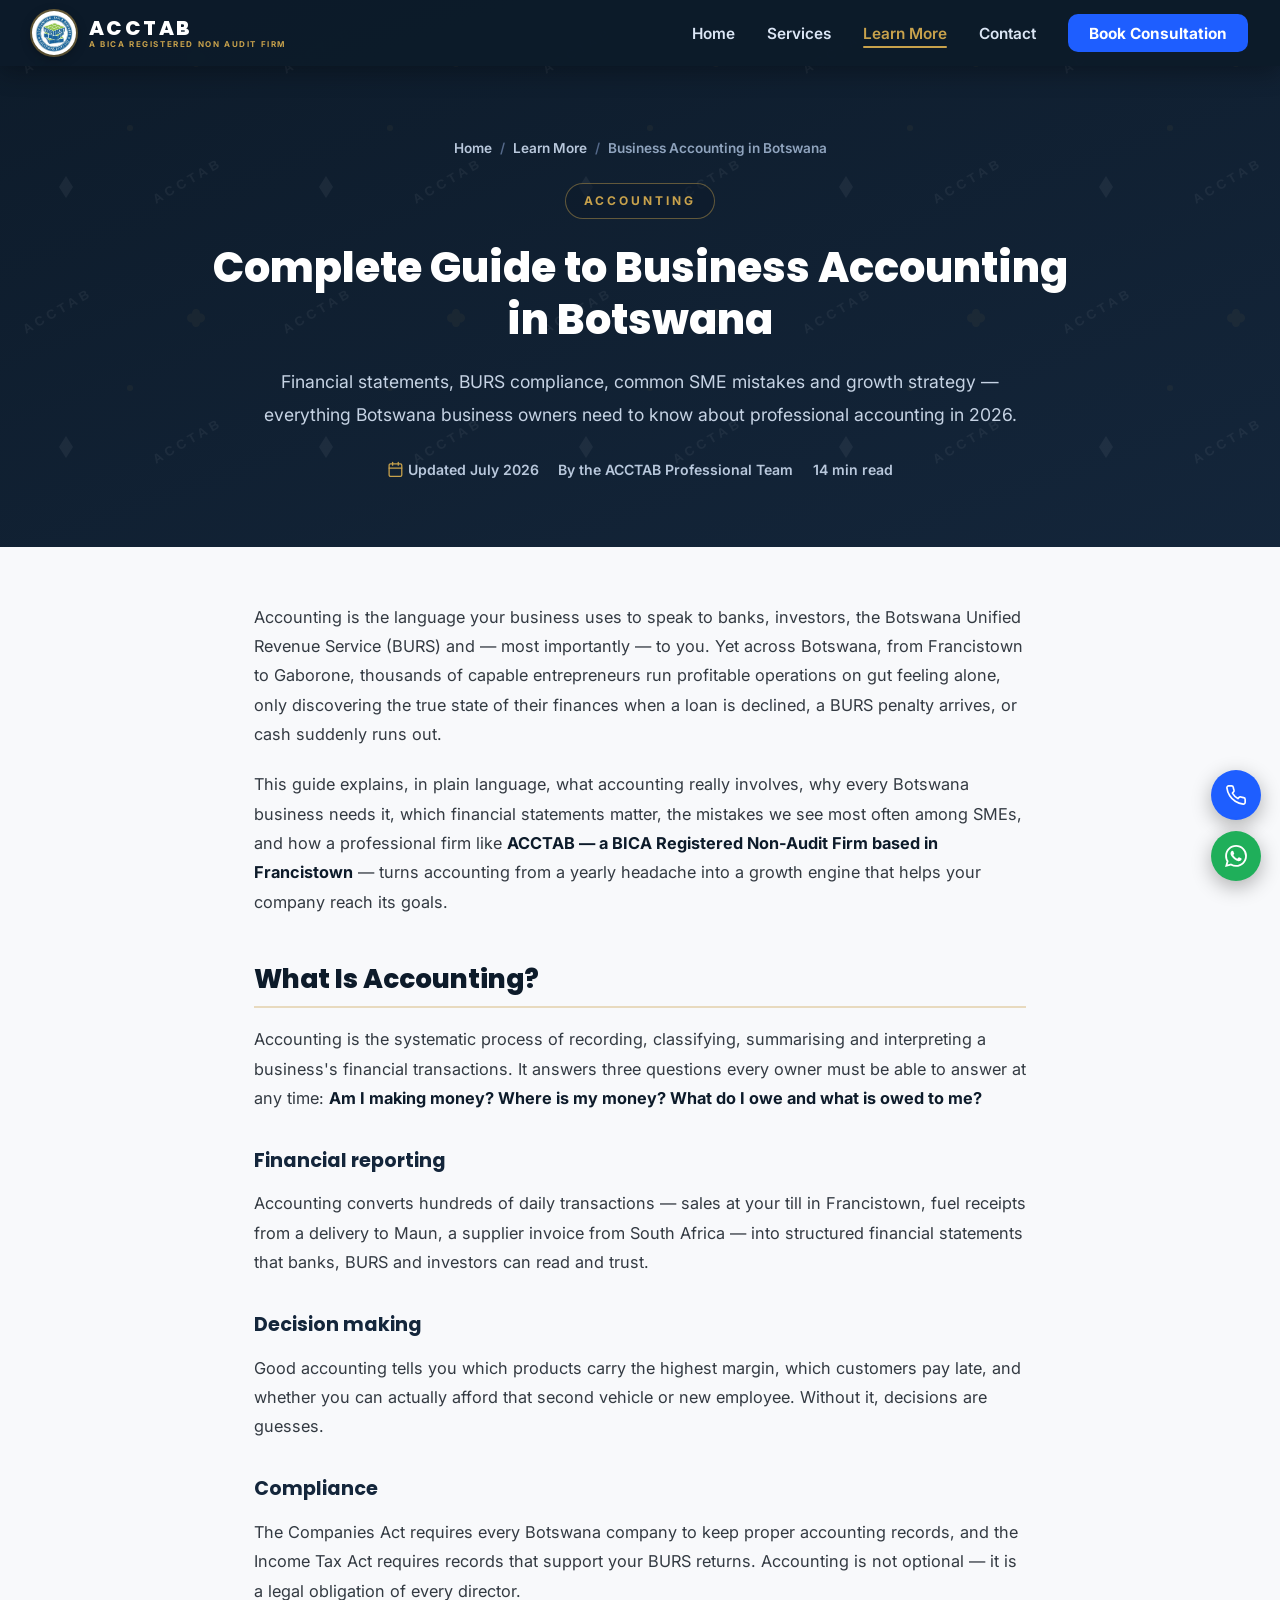
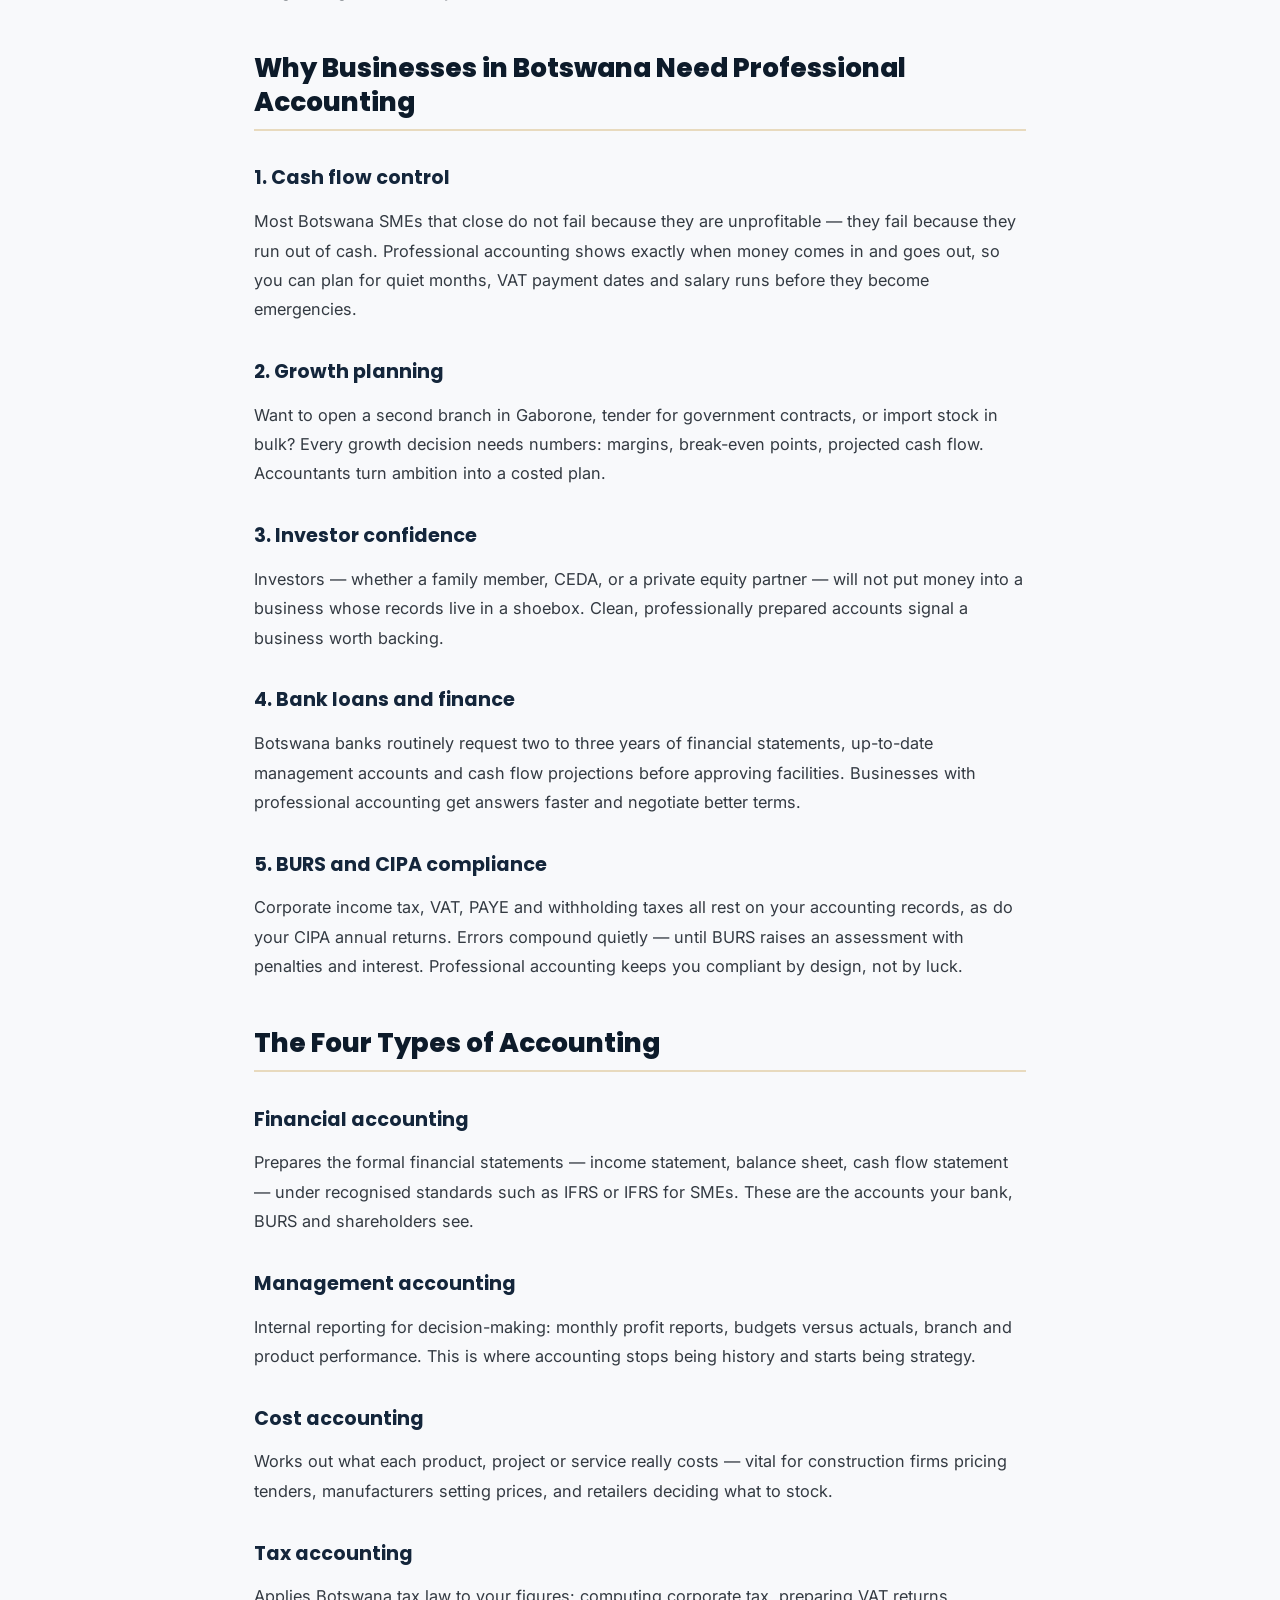
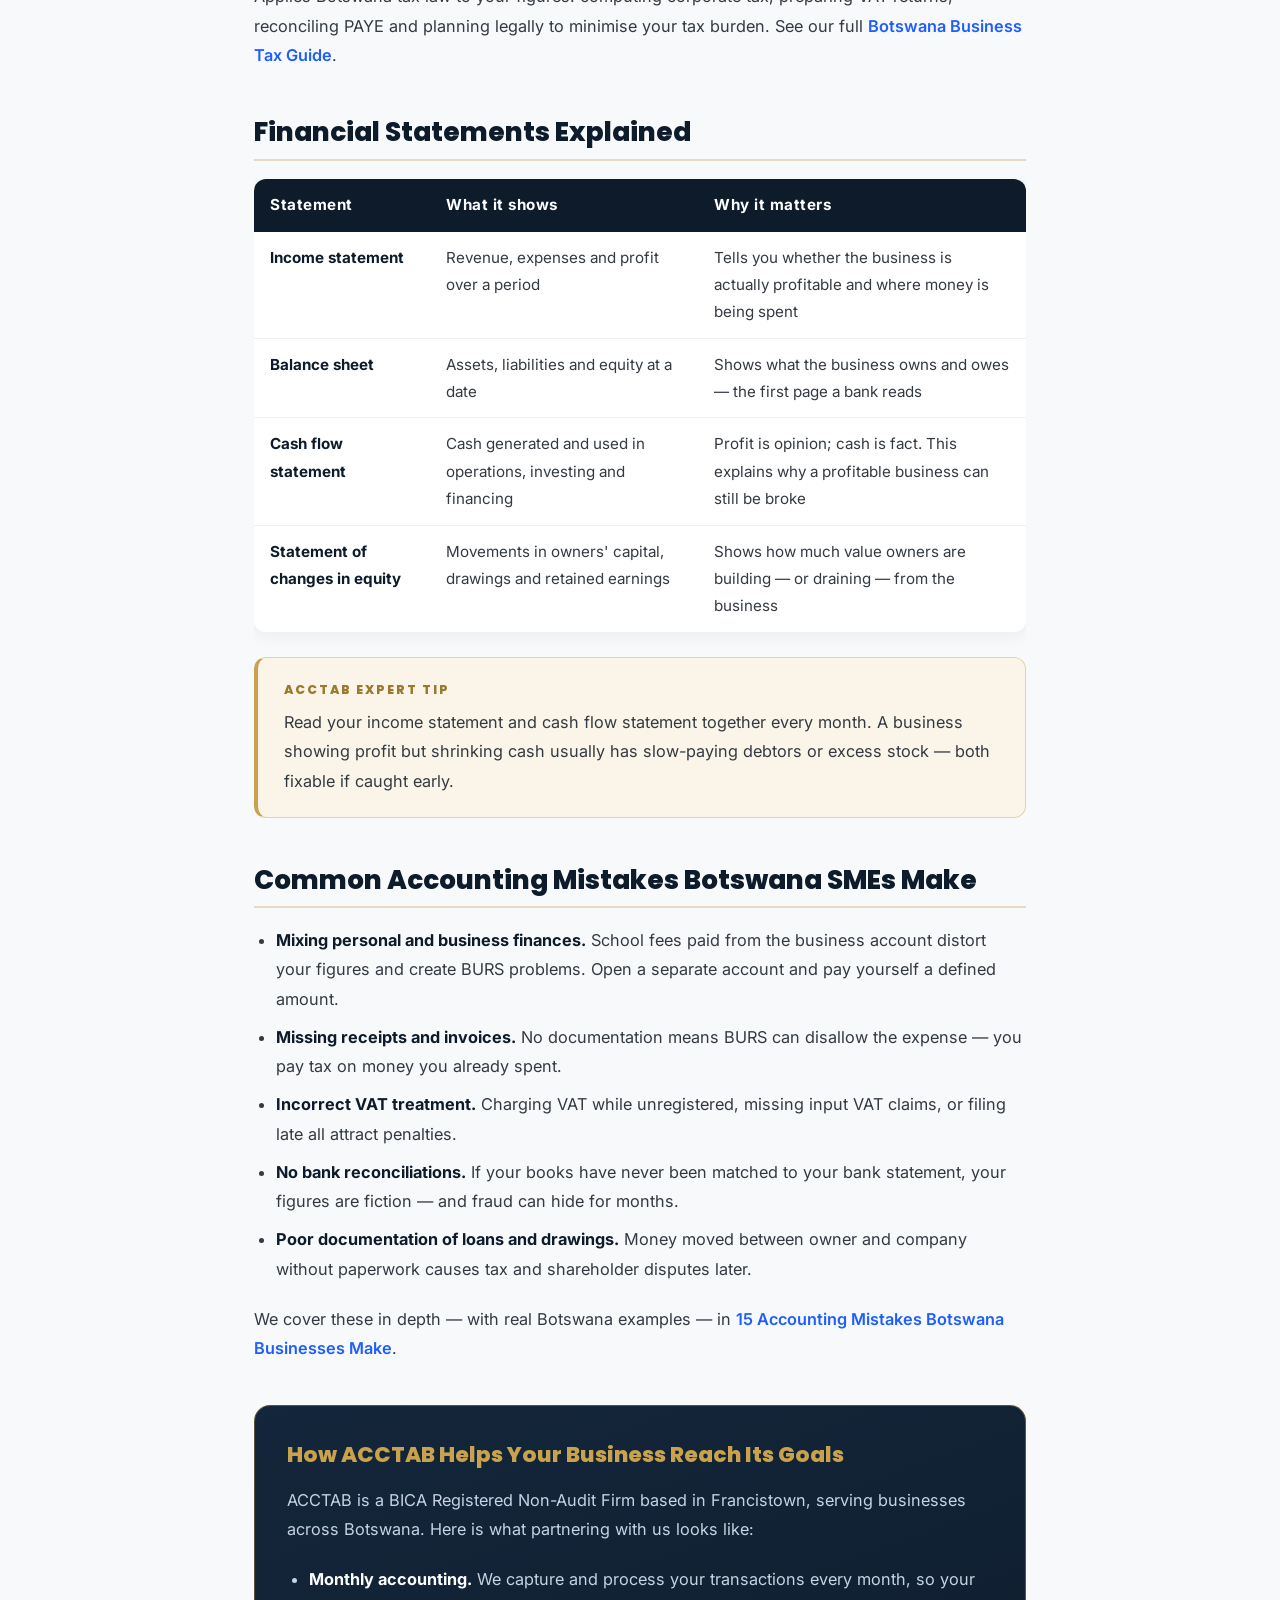
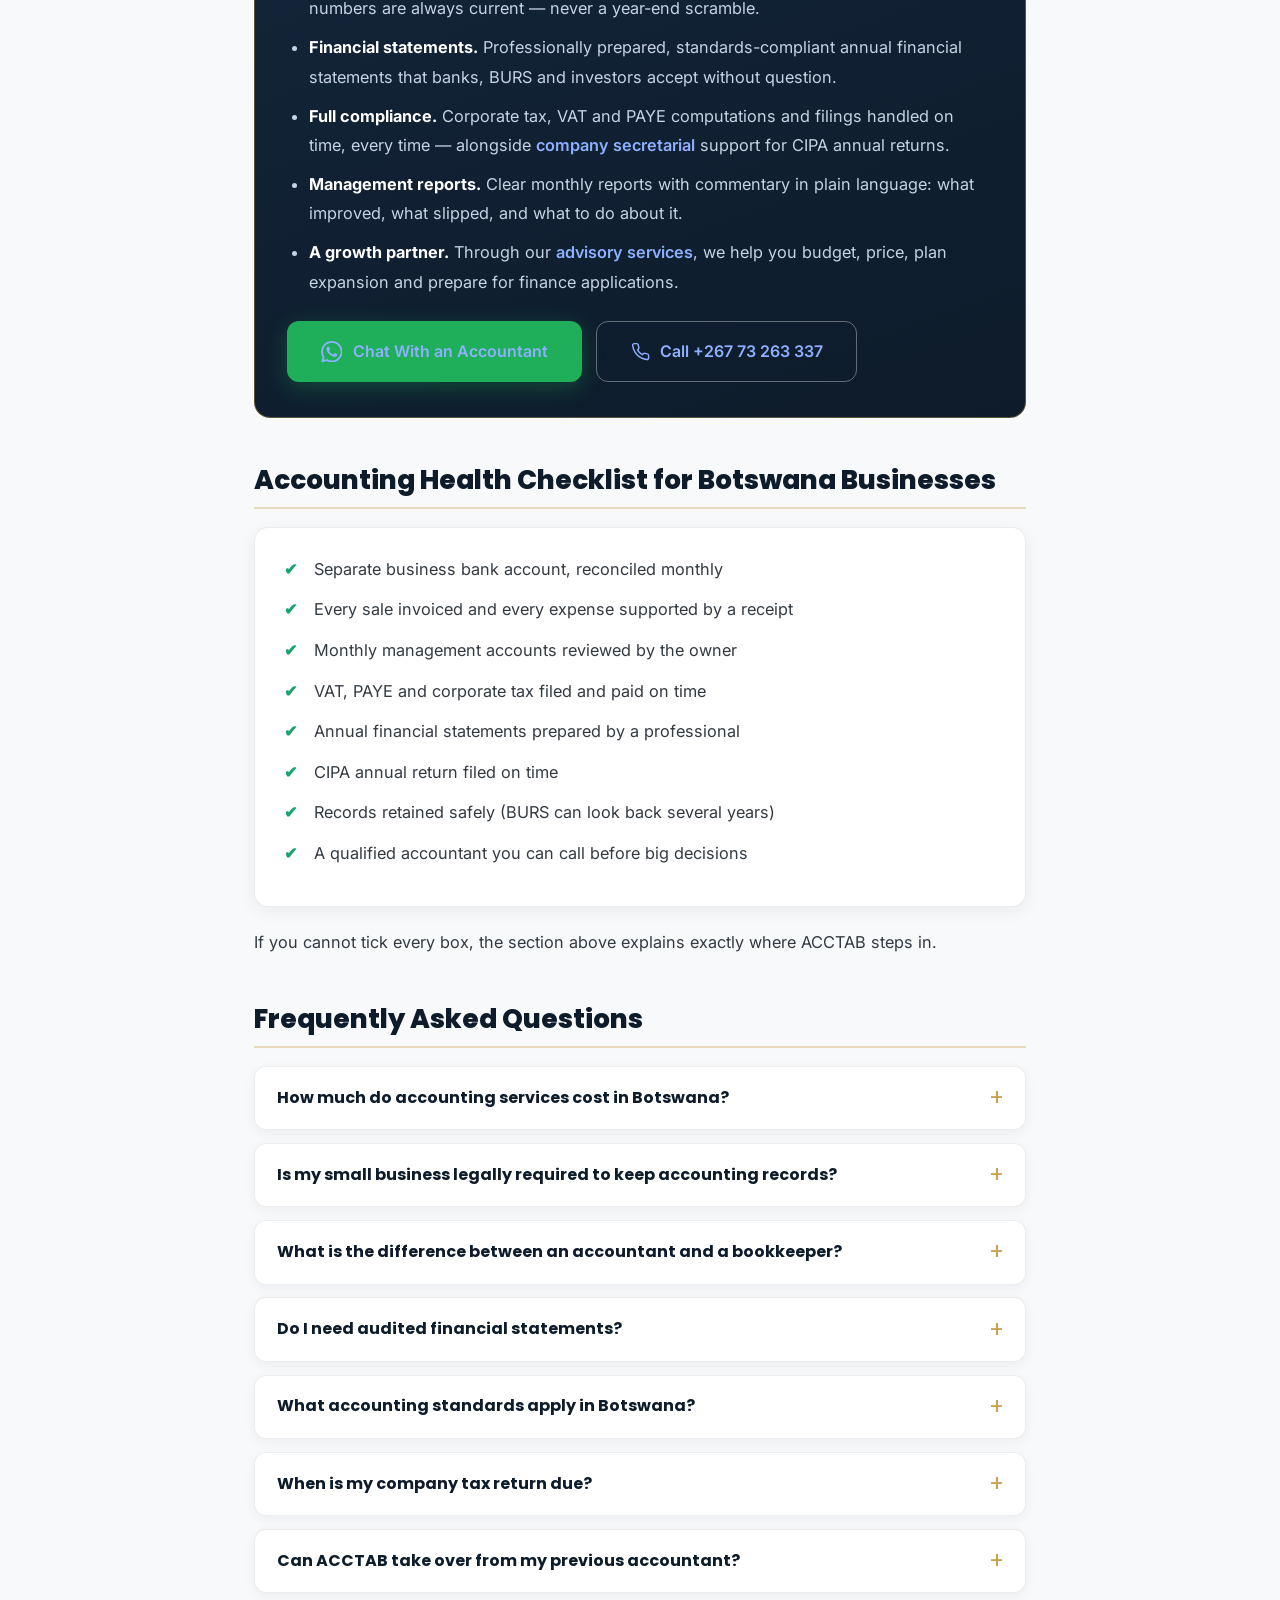
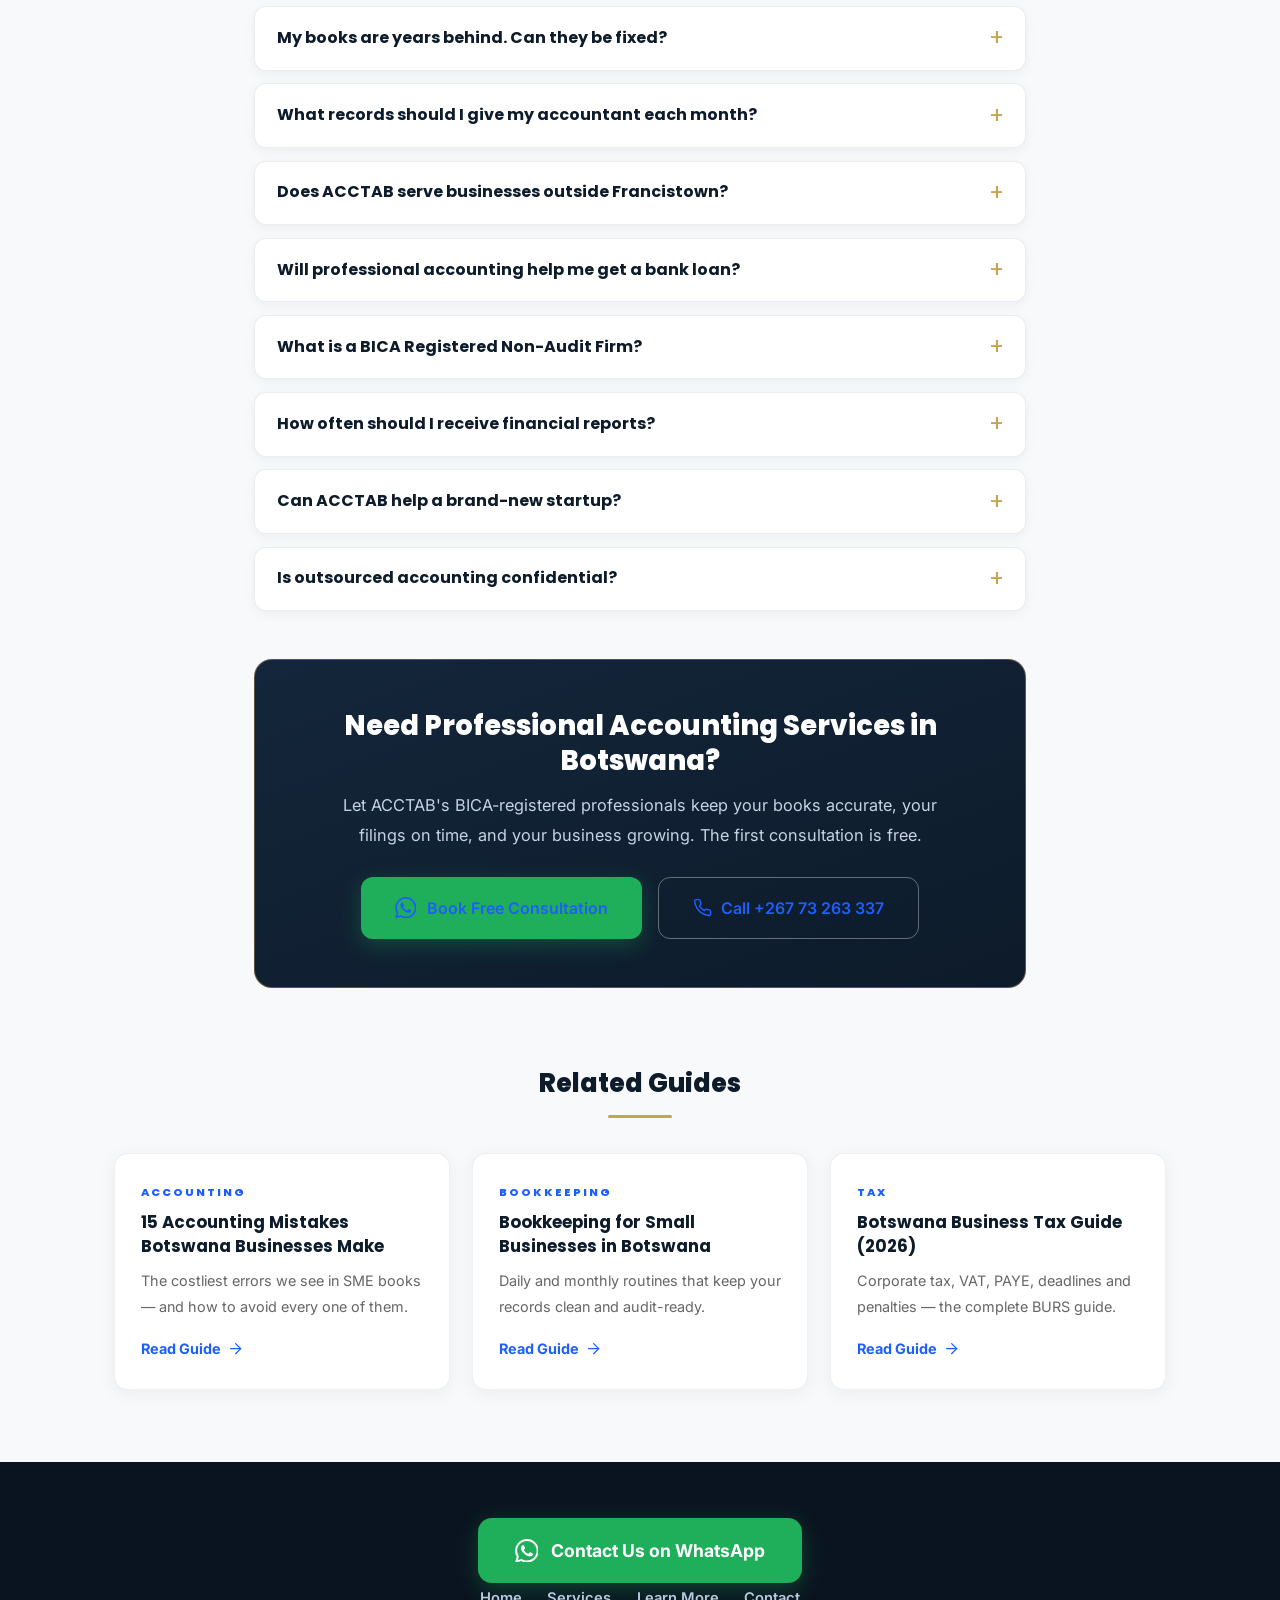
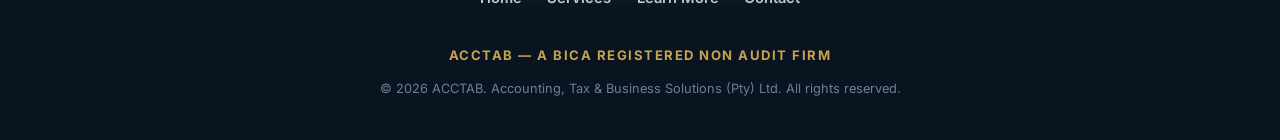
<file: articles/accounting-services-botswana-guide.html>
<!DOCTYPE html>
<html lang="en">
<head>
    <meta charset="UTF-8">
    <meta name="viewport" content="width=device-width, initial-scale=1.0">
    <title>The Complete Guide to Accounting for Businesses in Botswana (2026) | ACCTAB</title>
    <meta name="description" content="Everything you need to know about accounting services in Botswana: financial statements, compliance, common SME mistakes, and how ACCTAB's BICA-registered professionals help your business grow.">
    <meta name="keywords" content="Accounting Services Botswana, business accounting Botswana, accountant Botswana, financial statements Botswana, accounting firm Botswana, accounting for SMEs Botswana">
    <meta name="robots" content="index, follow">
    <link rel="canonical" href="https://www.acctabbw.com/articles/accounting-services-botswana-guide">

    <meta property="og:type" content="article">
    <meta property="og:title" content="The Complete Guide to Accounting for Businesses in Botswana (2026)">
    <meta property="og:description" content="Financial statements, compliance, common mistakes and growth — the definitive accounting guide for Botswana businesses.">
    <meta property="og:url" content="https://www.acctabbw.com/articles/accounting-services-botswana-guide">
    <meta property="og:image" content="https://www.acctabbw.com/acctab.jpg">
    <meta name="twitter:card" content="summary">

    <link rel="icon" type="image/jpeg" href="../acctab.jpg">
    <link rel="preconnect" href="https://fonts.googleapis.com">
    <link rel="preconnect" href="https://fonts.gstatic.com" crossorigin>
    <link href="https://fonts.googleapis.com/css2?family=Poppins:wght@700;800&family=Inter:wght@400;600;700&display=swap" rel="stylesheet">
    <link rel="stylesheet" href="../assets/site.css">

    <script type="application/ld+json">
    {
      "@context": "https://schema.org",
      "@graph": [
        {
          "@type": "Article",
          "headline": "The Complete Guide to Accounting for Businesses in Botswana (2026)",
          "description": "Everything Botswana business owners need to know about professional accounting: financial statements, compliance, common mistakes, and growth.",
          "image": "https://www.acctabbw.com/acctab.jpg",
          "author": { "@type": "Organization", "name": "ACCTAB Professional Team", "url": "https://www.acctabbw.com/" },
          "publisher": {
            "@type": "Organization",
            "name": "ACCTAB",
            "logo": { "@type": "ImageObject", "url": "https://www.acctabbw.com/acctab.jpg" }
          },
          "datePublished": "2026-07-17",
          "dateModified": "2026-07-17",
          "mainEntityOfPage": "https://www.acctabbw.com/articles/accounting-services-botswana-guide",
          "articleSection": "Accounting",
          "about": { "@type": "Service", "name": "Accounting Services", "areaServed": "Botswana" }
        },
        {
          "@type": "BreadcrumbList",
          "itemListElement": [
            { "@type": "ListItem", "position": 1, "name": "Home", "item": "https://www.acctabbw.com/" },
            { "@type": "ListItem", "position": 2, "name": "Learn More", "item": "https://www.acctabbw.com/learn-more" },
            { "@type": "ListItem", "position": 3, "name": "Complete Guide to Business Accounting in Botswana", "item": "https://www.acctabbw.com/articles/accounting-services-botswana-guide" }
          ]
        },
        {
          "@type": "FAQPage",
          "mainEntity": [
            { "@type": "Question", "name": "How much do accounting services cost in Botswana?", "acceptedAnswer": { "@type": "Answer", "text": "Fees depend on transaction volume, number of employees and whether you need monthly accounting or year-end statements only. Most Botswana SMEs pay a fixed monthly retainer, which is usually far cheaper than employing a full-time accountant. ACCTAB provides a free consultation and a transparent quote before any work begins." } },
            { "@type": "Question", "name": "Is my small business in Botswana legally required to keep accounting records?", "acceptedAnswer": { "@type": "Answer", "text": "Yes. The Companies Act requires every company to keep accounting records that explain its transactions and financial position, and the Income Tax Act requires records to support the figures in your BURS tax returns, generally retained for several years. Poor records can lead to estimated assessments and penalties." } },
            { "@type": "Question", "name": "What is the difference between an accountant and a bookkeeper?", "acceptedAnswer": { "@type": "Answer", "text": "A bookkeeper records daily transactions such as sales, purchases and payments. An accountant reviews those records, prepares financial statements, handles tax computations and advises on decisions. Most Botswana SMEs need both, which is why firms like ACCTAB bundle bookkeeping and accounting into one service." } },
            { "@type": "Question", "name": "Do I need audited financial statements in Botswana?", "acceptedAnswer": { "@type": "Answer", "text": "Not every company needs an audit. Many small private companies only need properly prepared financial statements. Banks, BURS and investors, however, expect professionally prepared accounts. ACCTAB is a BICA Registered Non-Audit Firm and prepares compliant financial statements; where a statutory audit is required we prepare audit-ready records for your auditors." } },
            { "@type": "Question", "name": "What accounting standards apply in Botswana?", "acceptedAnswer": { "@type": "Answer", "text": "Botswana companies generally report under International Financial Reporting Standards (IFRS), with the simplified IFRS for SMEs standard available for smaller entities. ACCTAB prepares financial statements aligned with the framework appropriate to your business." } },
            { "@type": "Question", "name": "When is the company tax return due in Botswana?", "acceptedAnswer": { "@type": "Answer", "text": "A company income tax return is generally due to BURS within four months of the company's financial year end. Your accounting must be complete before the return can be prepared, so year-round bookkeeping is essential." } },
            { "@type": "Question", "name": "Can ACCTAB take over from my previous accountant?", "acceptedAnswer": { "@type": "Answer", "text": "Yes. ACCTAB manages the handover professionally: we request records from your previous provider, review the state of your books, correct any backlog and continue with clean monthly accounting going forward." } },
            { "@type": "Question", "name": "My books are years behind. Can they be fixed?", "acceptedAnswer": { "@type": "Answer", "text": "Yes. Backlog or catch-up accounting is one of the most common projects ACCTAB handles. We reconstruct records from bank statements, invoices and receipts, prepare the outstanding financial statements and bring your BURS and CIPA filings up to date." } },
            { "@type": "Question", "name": "What records should I give my accountant every month?", "acceptedAnswer": { "@type": "Answer", "text": "Bank statements, sales invoices, purchase invoices and receipts, payroll information, loan statements and details of any new assets bought or sold. With cloud accounting, most of this can be captured automatically or by photographing receipts." } },
            { "@type": "Question", "name": "Does ACCTAB work with businesses outside Francistown?", "acceptedAnswer": { "@type": "Answer", "text": "Yes. ACCTAB is based in Francistown but serves clients across Botswana, including Gaborone, Maun, Palapye and Selebi-Phikwe, using cloud accounting tools, email, phone and WhatsApp so distance is never a barrier." } },
            { "@type": "Question", "name": "Will professional accounting help me get a bank loan in Botswana?", "acceptedAnswer": { "@type": "Answer", "text": "Significantly. Botswana banks require financial statements, management accounts and cash flow projections before approving business finance. Professionally prepared accounts from a BICA-registered firm carry far more weight than self-prepared spreadsheets." } },
            { "@type": "Question", "name": "What is a BICA Registered Non-Audit Firm?", "acceptedAnswer": { "@type": "Answer", "text": "The Botswana Institute of Chartered Accountants (BICA) regulates the accountancy profession in Botswana. A registered non-audit firm is authorised to provide accounting, tax and advisory services (everything except statutory audits) and is bound by professional and ethical standards, giving clients assurance of quality." } },
            { "@type": "Question", "name": "How often should I receive financial reports?", "acceptedAnswer": { "@type": "Answer", "text": "Monthly is best practice. Monthly management accounts let you spot falling margins, rising costs or cash flow problems while there is still time to act. ACCTAB delivers monthly reports with plain-language commentary." } },
            { "@type": "Question", "name": "Can ACCTAB help a brand-new startup?", "acceptedAnswer": { "@type": "Answer", "text": "Yes. ACCTAB helps startups set up their chart of accounts, register with BURS, choose accounting software, and build good financial habits from day one — far cheaper than fixing problems later." } },
            { "@type": "Question", "name": "Is outsourced accounting confidential?", "acceptedAnswer": { "@type": "Answer", "text": "Absolutely. ACCTAB operates under strict professional confidentiality obligations as a BICA-registered firm. Your financial information is never shared without your consent, except where the law requires." } }
          ]
        }
      ]
    }
    </script>
</head>
<body>
    <div class="page-loader" id="pageLoader" aria-hidden="true">
        <div class="loader-ring"></div>
        <span class="loader-text">ACCTAB</span>
    </div>

    <svg xmlns="http://www.w3.org/2000/svg" style="display:none" aria-hidden="true">
        <symbol id="i-phone" viewBox="0 0 24 24"><path d="M22 16.92v3a2 2 0 0 1-2.18 2 19.79 19.79 0 0 1-8.63-3.07 19.5 19.5 0 0 1-6-6A19.79 19.79 0 0 1 2.08 4.18 2 2 0 0 1 4.06 2h3a2 2 0 0 1 2 1.72c.13.96.36 1.9.7 2.81a2 2 0 0 1-.45 2.11L8.09 9.91a16 16 0 0 0 6 6l1.27-1.27a2 2 0 0 1 2.11-.45c.91.34 1.85.57 2.81.7A2 2 0 0 1 22 16.92z"/></symbol>
        <symbol id="i-arrow" viewBox="0 0 24 24"><path d="M5 12h14"/><path d="m12 5 7 7-7 7"/></symbol>
        <symbol id="i-up" viewBox="0 0 24 24"><path d="m18 15-6-6-6 6"/></symbol>
        <symbol id="i-cal" viewBox="0 0 24 24"><rect x="3" y="4" width="18" height="18" rx="2"/><path d="M16 2v4"/><path d="M8 2v4"/><path d="M3 10h18"/></symbol>
        <symbol id="i-wa" viewBox="0 0 24 24"><path d="M17.472 14.382c-.297-.149-1.758-.867-2.03-.967-.273-.099-.471-.148-.67.15-.197.297-.767.966-.94 1.164-.173.199-.347.223-.644.075-.297-.15-1.255-.463-2.39-1.475-.883-.788-1.48-1.761-1.653-2.059-.173-.297-.018-.458.13-.606.134-.133.298-.347.446-.52.149-.174.198-.298.298-.497.099-.198.05-.371-.025-.52-.075-.149-.669-1.612-.916-2.207-.242-.579-.487-.5-.669-.51-.173-.008-.371-.01-.57-.01-.198 0-.52.074-.792.372-.272.297-1.04 1.016-1.04 2.479 0 1.462 1.065 2.875 1.213 3.074.149.198 2.096 3.2 5.077 4.487.709.306 1.262.489 1.694.625.712.227 1.36.195 1.871.118.571-.085 1.758-.719 2.006-1.413.248-.694.248-1.289.173-1.413-.074-.124-.272-.198-.57-.347m-5.421 7.403h-.004a9.87 9.87 0 0 1-5.031-1.378l-.361-.214-3.741.982.998-3.648-.235-.374a9.86 9.86 0 0 1-1.51-5.26c.001-5.45 4.436-9.884 9.888-9.884 2.64 0 5.122 1.03 6.988 2.898a9.825 9.825 0 0 1 2.893 6.994c-.003 5.45-4.437 9.884-9.885 9.884m8.413-18.297A11.815 11.815 0 0 0 12.05 0C5.495 0 .16 5.335.157 11.892c0 2.096.547 4.142 1.588 5.945L.057 24l6.305-1.654a11.882 11.882 0 0 0 5.683 1.448h.005c6.554 0 11.89-5.335 11.893-11.893a11.821 11.821 0 0 0-3.48-8.413z"/></symbol>
    </svg>

    <nav id="navbar">
        <div class="nav-shine" aria-hidden="true"></div>
        <a href="/" class="brand" aria-label="ACCTAB home">
            <img src="../acctab.jpg" alt="ACCTAB - Accounting, Tax & Business Solutions logo" class="brand-logo">
            <span class="brand-text">
                <span class="brand-name">ACCTAB</span>
                <span class="brand-tag">A BICA Registered Non Audit Firm</span>
            </span>
        </a>
        <button class="hamburger" id="hamburger" aria-label="Toggle menu" aria-expanded="false">
            <span></span><span></span><span></span>
        </button>
        <div class="nav-right" id="navMenu">
            <ul>
                <li><a href="/">Home</a></li>
                <li><a href="/services">Services</a></li>
                <li><a href="/learn-more" class="active">Learn More</a></li>
                <li><a href="/#contact">Contact</a></li>
                <li><a href="https://wa.me/26773263337?text=Hi%2C%20I%20would%20like%20to%20book%20a%20free%20consultation." class="nav-cta" target="_blank" rel="noopener">Book Consultation</a></li>
            </ul>
        </div>
    </nav>

    <header class="page-hero">
        <ol class="crumbs">
            <li><a href="/">Home</a></li>
            <li class="sep">/</li>
            <li><a href="/learn-more">Learn More</a></li>
            <li class="sep">/</li>
            <li aria-current="page">Business Accounting in Botswana</li>
        </ol>
        <span class="hero-eyebrow">Accounting</span>
        <h1>Complete Guide to Business Accounting in Botswana</h1>
        <p class="lede">Financial statements, BURS compliance, common SME mistakes and growth strategy — everything Botswana business owners need to know about professional accounting in 2026.</p>
        <div class="art-meta">
            <span><svg class="icon" aria-hidden="true"><use href="#i-cal"/></svg> Updated July 2026</span>
            <span>By the ACCTAB Professional Team</span>
            <span>14 min read</span>
        </div>
    </header>

    <main class="art-wrap">
        <article class="art-body">
            <p>
                Accounting is the language your business uses to speak to banks, investors, the Botswana Unified Revenue Service (BURS) and — most importantly — to you. Yet across Botswana, from Francistown to Gaborone, thousands of capable entrepreneurs run profitable operations on gut feeling alone, only discovering the true state of their finances when a loan is declined, a BURS penalty arrives, or cash suddenly runs out.
            </p>
            <p>
                This guide explains, in plain language, what accounting really involves, why every Botswana business needs it, which financial statements matter, the mistakes we see most often among SMEs, and how a professional firm like <strong>ACCTAB — a BICA Registered Non-Audit Firm based in Francistown</strong> — turns accounting from a yearly headache into a growth engine that helps your company reach its goals.
            </p>

            <nav class="toc" aria-label="Table of contents">
                <h2>In This Guide</h2>
                <ol>
                    <li><a href="#what-is-accounting">What Is Accounting?</a></li>
                    <li><a href="#why-botswana">Why Botswana Businesses Need Professional Accounting</a></li>
                    <li><a href="#types">The Four Types of Accounting</a></li>
                    <li><a href="#statements">Financial Statements Explained</a></li>
                    <li><a href="#mistakes">Common Accounting Mistakes</a></li>
                    <li><a href="#acctab">How ACCTAB Helps Your Business</a></li>
                    <li><a href="#checklist">Accounting Health Checklist</a></li>
                    <li><a href="#faq">Frequently Asked Questions</a></li>
                </ol>
            </nav>

            <h2 id="what-is-accounting">What Is Accounting?</h2>
            <p>
                Accounting is the systematic process of recording, classifying, summarising and interpreting a business's financial transactions. It answers three questions every owner must be able to answer at any time: <strong>Am I making money? Where is my money? What do I owe and what is owed to me?</strong>
            </p>
            <h3>Financial reporting</h3>
            <p>
                Accounting converts hundreds of daily transactions — sales at your till in Francistown, fuel receipts from a delivery to Maun, a supplier invoice from South Africa — into structured financial statements that banks, BURS and investors can read and trust.
            </p>
            <h3>Decision making</h3>
            <p>
                Good accounting tells you which products carry the highest margin, which customers pay late, and whether you can actually afford that second vehicle or new employee. Without it, decisions are guesses.
            </p>
            <h3>Compliance</h3>
            <p>
                The Companies Act requires every Botswana company to keep proper accounting records, and the Income Tax Act requires records that support your BURS returns. Accounting is not optional — it is a legal obligation of every director.
            </p>

            <h2 id="why-botswana">Why Businesses in Botswana Need Professional Accounting</h2>
            <h3>1. Cash flow control</h3>
            <p>
                Most Botswana SMEs that close do not fail because they are unprofitable — they fail because they run out of cash. Professional accounting shows exactly when money comes in and goes out, so you can plan for quiet months, VAT payment dates and salary runs before they become emergencies.
            </p>
            <h3>2. Growth planning</h3>
            <p>
                Want to open a second branch in Gaborone, tender for government contracts, or import stock in bulk? Every growth decision needs numbers: margins, break-even points, projected cash flow. Accountants turn ambition into a costed plan.
            </p>
            <h3>3. Investor confidence</h3>
            <p>
                Investors — whether a family member, CEDA, or a private equity partner — will not put money into a business whose records live in a shoebox. Clean, professionally prepared accounts signal a business worth backing.
            </p>
            <h3>4. Bank loans and finance</h3>
            <p>
                Botswana banks routinely request two to three years of financial statements, up-to-date management accounts and cash flow projections before approving facilities. Businesses with professional accounting get answers faster and negotiate better terms.
            </p>
            <h3>5. BURS and CIPA compliance</h3>
            <p>
                Corporate income tax, VAT, PAYE and withholding taxes all rest on your accounting records, as do your CIPA annual returns. Errors compound quietly — until BURS raises an assessment with penalties and interest. Professional accounting keeps you compliant by design, not by luck.
            </p>

            <h2 id="types">The Four Types of Accounting</h2>
            <h3>Financial accounting</h3>
            <p>
                Prepares the formal financial statements — income statement, balance sheet, cash flow statement — under recognised standards such as IFRS or IFRS for SMEs. These are the accounts your bank, BURS and shareholders see.
            </p>
            <h3>Management accounting</h3>
            <p>
                Internal reporting for decision-making: monthly profit reports, budgets versus actuals, branch and product performance. This is where accounting stops being history and starts being strategy.
            </p>
            <h3>Cost accounting</h3>
            <p>
                Works out what each product, project or service really costs — vital for construction firms pricing tenders, manufacturers setting prices, and retailers deciding what to stock.
            </p>
            <h3>Tax accounting</h3>
            <p>
                Applies Botswana tax law to your figures: computing corporate tax, preparing VAT returns, reconciling PAYE and planning legally to minimise your tax burden. See our full <a href="/articles/botswana-business-tax-guide">Botswana Business Tax Guide</a>.
            </p>

            <h2 id="statements">Financial Statements Explained</h2>
            <div class="table-scroll">
            <table>
                <thead>
                    <tr><th>Statement</th><th>What it shows</th><th>Why it matters</th></tr>
                </thead>
                <tbody>
                    <tr><td><strong>Income statement</strong></td><td>Revenue, expenses and profit over a period</td><td>Tells you whether the business is actually profitable and where money is being spent</td></tr>
                    <tr><td><strong>Balance sheet</strong></td><td>Assets, liabilities and equity at a date</td><td>Shows what the business owns and owes — the first page a bank reads</td></tr>
                    <tr><td><strong>Cash flow statement</strong></td><td>Cash generated and used in operations, investing and financing</td><td>Profit is opinion; cash is fact. This explains why a profitable business can still be broke</td></tr>
                    <tr><td><strong>Statement of changes in equity</strong></td><td>Movements in owners' capital, drawings and retained earnings</td><td>Shows how much value owners are building — or draining — from the business</td></tr>
                </tbody>
            </table>
            </div>
            <div class="tip-box">
                <span class="tip-label">ACCTAB Expert Tip</span>
                <p>Read your income statement and cash flow statement together every month. A business showing profit but shrinking cash usually has slow-paying debtors or excess stock — both fixable if caught early.</p>
            </div>

            <h2 id="mistakes">Common Accounting Mistakes Botswana SMEs Make</h2>
            <ul>
                <li><strong>Mixing personal and business finances.</strong> School fees paid from the business account distort your figures and create BURS problems. Open a separate account and pay yourself a defined amount.</li>
                <li><strong>Missing receipts and invoices.</strong> No documentation means BURS can disallow the expense — you pay tax on money you already spent.</li>
                <li><strong>Incorrect VAT treatment.</strong> Charging VAT while unregistered, missing input VAT claims, or filing late all attract penalties.</li>
                <li><strong>No bank reconciliations.</strong> If your books have never been matched to your bank statement, your figures are fiction — and fraud can hide for months.</li>
                <li><strong>Poor documentation of loans and drawings.</strong> Money moved between owner and company without paperwork causes tax and shareholder disputes later.</li>
            </ul>
            <p>
                We cover these in depth — with real Botswana examples — in <a href="/articles/accounting-mistakes-botswana">15 Accounting Mistakes Botswana Businesses Make</a>.
            </p>

            <section class="acctab-box" id="acctab">
                <h2>How ACCTAB Helps Your Business Reach Its Goals</h2>
                <p>ACCTAB is a BICA Registered Non-Audit Firm based in Francistown, serving businesses across Botswana. Here is what partnering with us looks like:</p>
                <ul>
                    <li><strong>Monthly accounting.</strong> We capture and process your transactions every month, so your numbers are always current — never a year-end scramble.</li>
                    <li><strong>Financial statements.</strong> Professionally prepared, standards-compliant annual financial statements that banks, BURS and investors accept without question.</li>
                    <li><strong>Full compliance.</strong> Corporate tax, VAT and PAYE computations and filings handled on time, every time — alongside <a href="/articles/company-secretarial-services-botswana">company secretarial</a> support for CIPA annual returns.</li>
                    <li><strong>Management reports.</strong> Clear monthly reports with commentary in plain language: what improved, what slipped, and what to do about it.</li>
                    <li><strong>A growth partner.</strong> Through our <a href="/articles/accounting-advisory-services-botswana">advisory services</a>, we help you budget, price, plan expansion and prepare for finance applications.</li>
                </ul>
                <div class="box-ctas">
                    <a href="https://wa.me/26773263337?text=Hi%2C%20I%20would%20like%20more%20details%20about%20your%20Accounting%20services." class="btn-whatsapp" target="_blank" rel="noopener"><svg class="wa-glyph" aria-hidden="true"><use href="#i-wa"/></svg> Chat With an Accountant</a>
                    <a href="tel:+26773263337" class="btn-secondary"><svg class="icon" aria-hidden="true"><use href="#i-phone"/></svg> Call +267 73 263 337</a>
                </div>
            </section>

            <h2 id="checklist">Accounting Health Checklist for Botswana Businesses</h2>
            <ul class="check-list">
                <li>Separate business bank account, reconciled monthly</li>
                <li>Every sale invoiced and every expense supported by a receipt</li>
                <li>Monthly management accounts reviewed by the owner</li>
                <li>VAT, PAYE and corporate tax filed and paid on time</li>
                <li>Annual financial statements prepared by a professional</li>
                <li>CIPA annual return filed on time</li>
                <li>Records retained safely (BURS can look back several years)</li>
                <li>A qualified accountant you can call before big decisions</li>
            </ul>
            <p>If you cannot tick every box, the section above explains exactly where ACCTAB steps in.</p>

            <h2 id="faq">Frequently Asked Questions</h2>
            <div class="faq">
                <details><summary>How much do accounting services cost in Botswana?</summary><div class="faq-a"><p>Fees depend on your transaction volume, employee count and whether you need monthly accounting or year-end statements only. Most SMEs pay a fixed monthly retainer — usually far cheaper than a full-time accountant's salary. ACCTAB offers a free consultation and a transparent quote before any work begins.</p></div></details>
                <details><summary>Is my small business legally required to keep accounting records?</summary><div class="faq-a"><p>Yes. The Companies Act requires every company to keep records that explain its transactions and financial position, and the Income Tax Act requires documentation supporting your BURS returns for several years. Poor records can lead to estimated assessments and penalties.</p></div></details>
                <details><summary>What is the difference between an accountant and a bookkeeper?</summary><div class="faq-a"><p>A bookkeeper records daily transactions; an accountant reviews those records, prepares financial statements, computes tax and advises on decisions. Most Botswana SMEs need both — ACCTAB bundles them into one seamless service.</p></div></details>
                <details><summary>Do I need audited financial statements?</summary><div class="faq-a"><p>Not every company does. Many small private companies only need professionally prepared financial statements. ACCTAB, as a BICA Registered Non-Audit Firm, prepares compliant statements; where an audit is legally required, we prepare audit-ready records for your appointed auditors.</p></div></details>
                <details><summary>What accounting standards apply in Botswana?</summary><div class="faq-a"><p>Companies generally report under IFRS, with the simplified IFRS for SMEs available for smaller entities. ACCTAB applies the framework appropriate to your business size and stakeholders.</p></div></details>
                <details><summary>When is my company tax return due?</summary><div class="faq-a"><p>Generally within four months of your financial year end. Because the return depends on completed accounts, year-round bookkeeping is essential — last-minute accounting is how deadlines get missed.</p></div></details>
                <details><summary>Can ACCTAB take over from my previous accountant?</summary><div class="faq-a"><p>Yes. We handle the professional handover, review the state of your books, fix any backlog and continue with clean monthly accounting.</p></div></details>
                <details><summary>My books are years behind. Can they be fixed?</summary><div class="faq-a"><p>Yes — catch-up accounting is one of our most common projects. We reconstruct records from bank statements, invoices and receipts, prepare outstanding financial statements and bring BURS and CIPA filings up to date.</p></div></details>
                <details><summary>What records should I give my accountant each month?</summary><div class="faq-a"><p>Bank statements, sales invoices, purchase receipts, payroll details, loan statements and details of assets bought or sold. With cloud accounting, much of this is captured automatically.</p></div></details>
                <details><summary>Does ACCTAB serve businesses outside Francistown?</summary><div class="faq-a"><p>Yes — we serve clients across Botswana, including Gaborone, Maun, Palapye and Selebi-Phikwe, using cloud tools, phone and WhatsApp.</p></div></details>
                <details><summary>Will professional accounting help me get a bank loan?</summary><div class="faq-a"><p>Significantly. Banks require financial statements, management accounts and projections. Accounts prepared by a BICA-registered firm carry far more weight than self-prepared spreadsheets.</p></div></details>
                <details><summary>What is a BICA Registered Non-Audit Firm?</summary><div class="faq-a"><p>BICA regulates Botswana's accountancy profession. A registered non-audit firm is authorised to provide accounting, tax and advisory services and is bound by professional and ethical standards — your assurance of quality.</p></div></details>
                <details><summary>How often should I receive financial reports?</summary><div class="faq-a"><p>Monthly. Monthly management accounts let you correct course while problems are still small. ACCTAB delivers monthly reports with plain-language commentary.</p></div></details>
                <details><summary>Can ACCTAB help a brand-new startup?</summary><div class="faq-a"><p>Yes — from BURS registration and software setup to building good financial habits from day one. It is far cheaper than fixing problems later.</p></div></details>
                <details><summary>Is outsourced accounting confidential?</summary><div class="faq-a"><p>Absolutely. As a BICA-registered firm, ACCTAB is bound by strict professional confidentiality. Your information is never shared without consent, except where the law requires.</p></div></details>
            </div>

            <div class="cta-banner">
                <h2>Need Professional Accounting Services in Botswana?</h2>
                <p>Let ACCTAB's BICA-registered professionals keep your books accurate, your filings on time, and your business growing. The first consultation is free.</p>
                <div class="cta-btns">
                    <a href="https://wa.me/26773263337?text=Hi%2C%20I%20read%20your%20accounting%20guide%20and%20would%20like%20a%20free%20consultation." class="btn-whatsapp" target="_blank" rel="noopener"><svg class="wa-glyph" aria-hidden="true"><use href="#i-wa"/></svg> Book Free Consultation</a>
                    <a href="tel:+26773263337" class="btn-secondary"><svg class="icon" aria-hidden="true"><use href="#i-phone"/></svg> Call +267 73 263 337</a>
                </div>
            </div>
        </article>
    </main>

    <section class="related">
        <h2>Related Guides</h2>
        <div class="gold-divider"></div>
        <div class="rel-grid">
            <a class="rel-card" href="/articles/accounting-mistakes-botswana">
                <span class="cat">Accounting</span>
                <h3>15 Accounting Mistakes Botswana Businesses Make</h3>
                <p>The costliest errors we see in SME books — and how to avoid every one of them.</p>
                <span class="read-more">Read Guide <svg class="icon" aria-hidden="true"><use href="#i-arrow"/></svg></span>
            </a>
            <a class="rel-card" href="/articles/bookkeeping-small-business-botswana">
                <span class="cat">Bookkeeping</span>
                <h3>Bookkeeping for Small Businesses in Botswana</h3>
                <p>Daily and monthly routines that keep your records clean and audit-ready.</p>
                <span class="read-more">Read Guide <svg class="icon" aria-hidden="true"><use href="#i-arrow"/></svg></span>
            </a>
            <a class="rel-card" href="/articles/botswana-business-tax-guide">
                <span class="cat">Tax</span>
                <h3>Botswana Business Tax Guide (2026)</h3>
                <p>Corporate tax, VAT, PAYE, deadlines and penalties — the complete BURS guide.</p>
                <span class="read-more">Read Guide <svg class="icon" aria-hidden="true"><use href="#i-arrow"/></svg></span>
            </a>
        </div>
    </section>

    <footer>
        <a href="https://wa.me/26773263337" class="whatsapp-btn" target="_blank" rel="noopener">
            <svg class="wa-glyph" aria-hidden="true"><use href="#i-wa"/></svg>
            Contact Us on WhatsApp
        </a>
        <ul class="footer-links">
            <li><a href="/">Home</a></li>
            <li><a href="/services">Services</a></li>
            <li><a href="/learn-more">Learn More</a></li>
            <li><a href="/#contact">Contact</a></li>
        </ul>
        <div class="footer-note">ACCTAB — A BICA Registered Non Audit Firm</div>
        <div class="footer-copy">© <span id="year"></span> ACCTAB. Accounting, Tax &amp; Business Solutions (Pty) Ltd. All rights reserved.</div>
    </footer>

    <div class="floating-btns">
        <button class="fab fab-top" id="backToTop" aria-label="Back to top"><svg class="icon" aria-hidden="true"><use href="#i-up"/></svg></button>
        <a href="tel:+26773263337" class="fab fab-phone" aria-label="Call us"><svg class="icon" aria-hidden="true"><use href="#i-phone"/></svg></a>
        <a href="https://wa.me/26773263337" class="fab fab-whatsapp" target="_blank" rel="noopener" aria-label="Chat on WhatsApp"><svg class="wa-glyph" aria-hidden="true"><use href="#i-wa"/></svg></a>
    </div>

    <script src="../assets/site.js" defer></script>
</body>
</html>
</file>
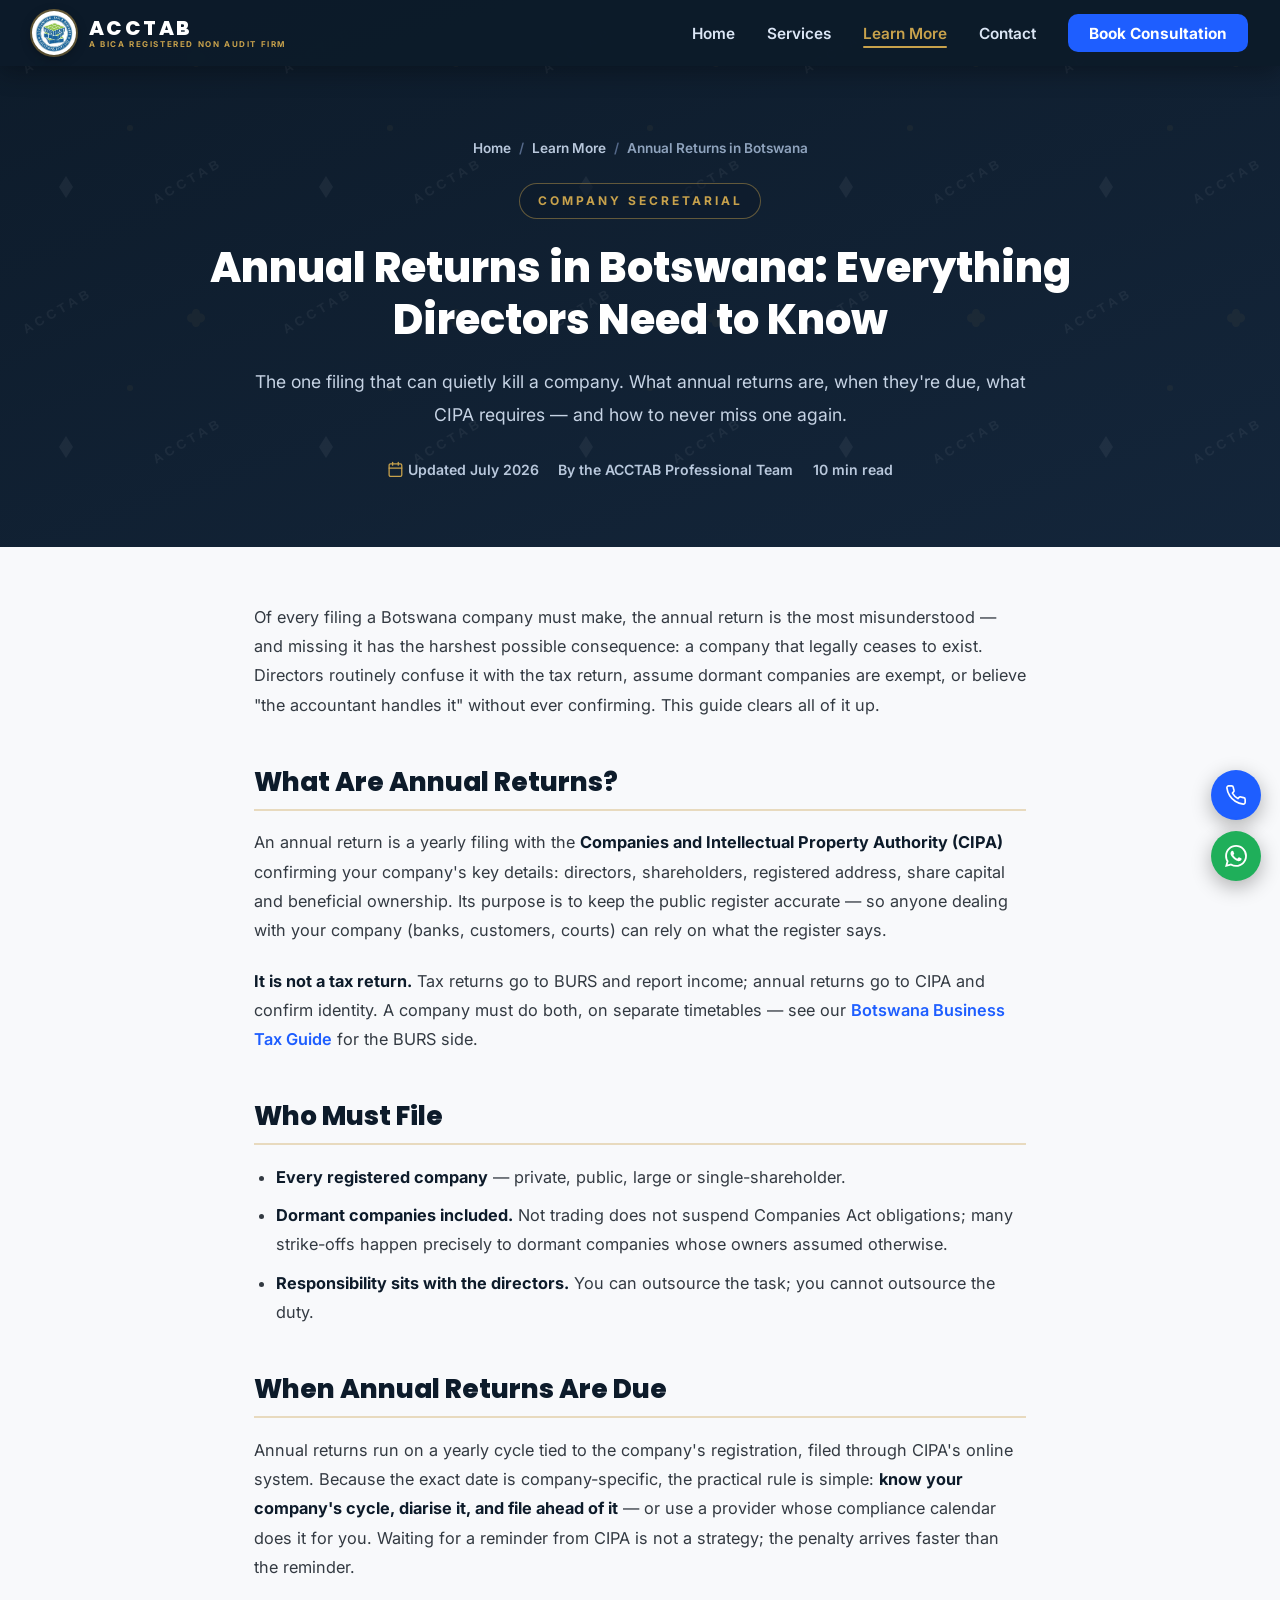
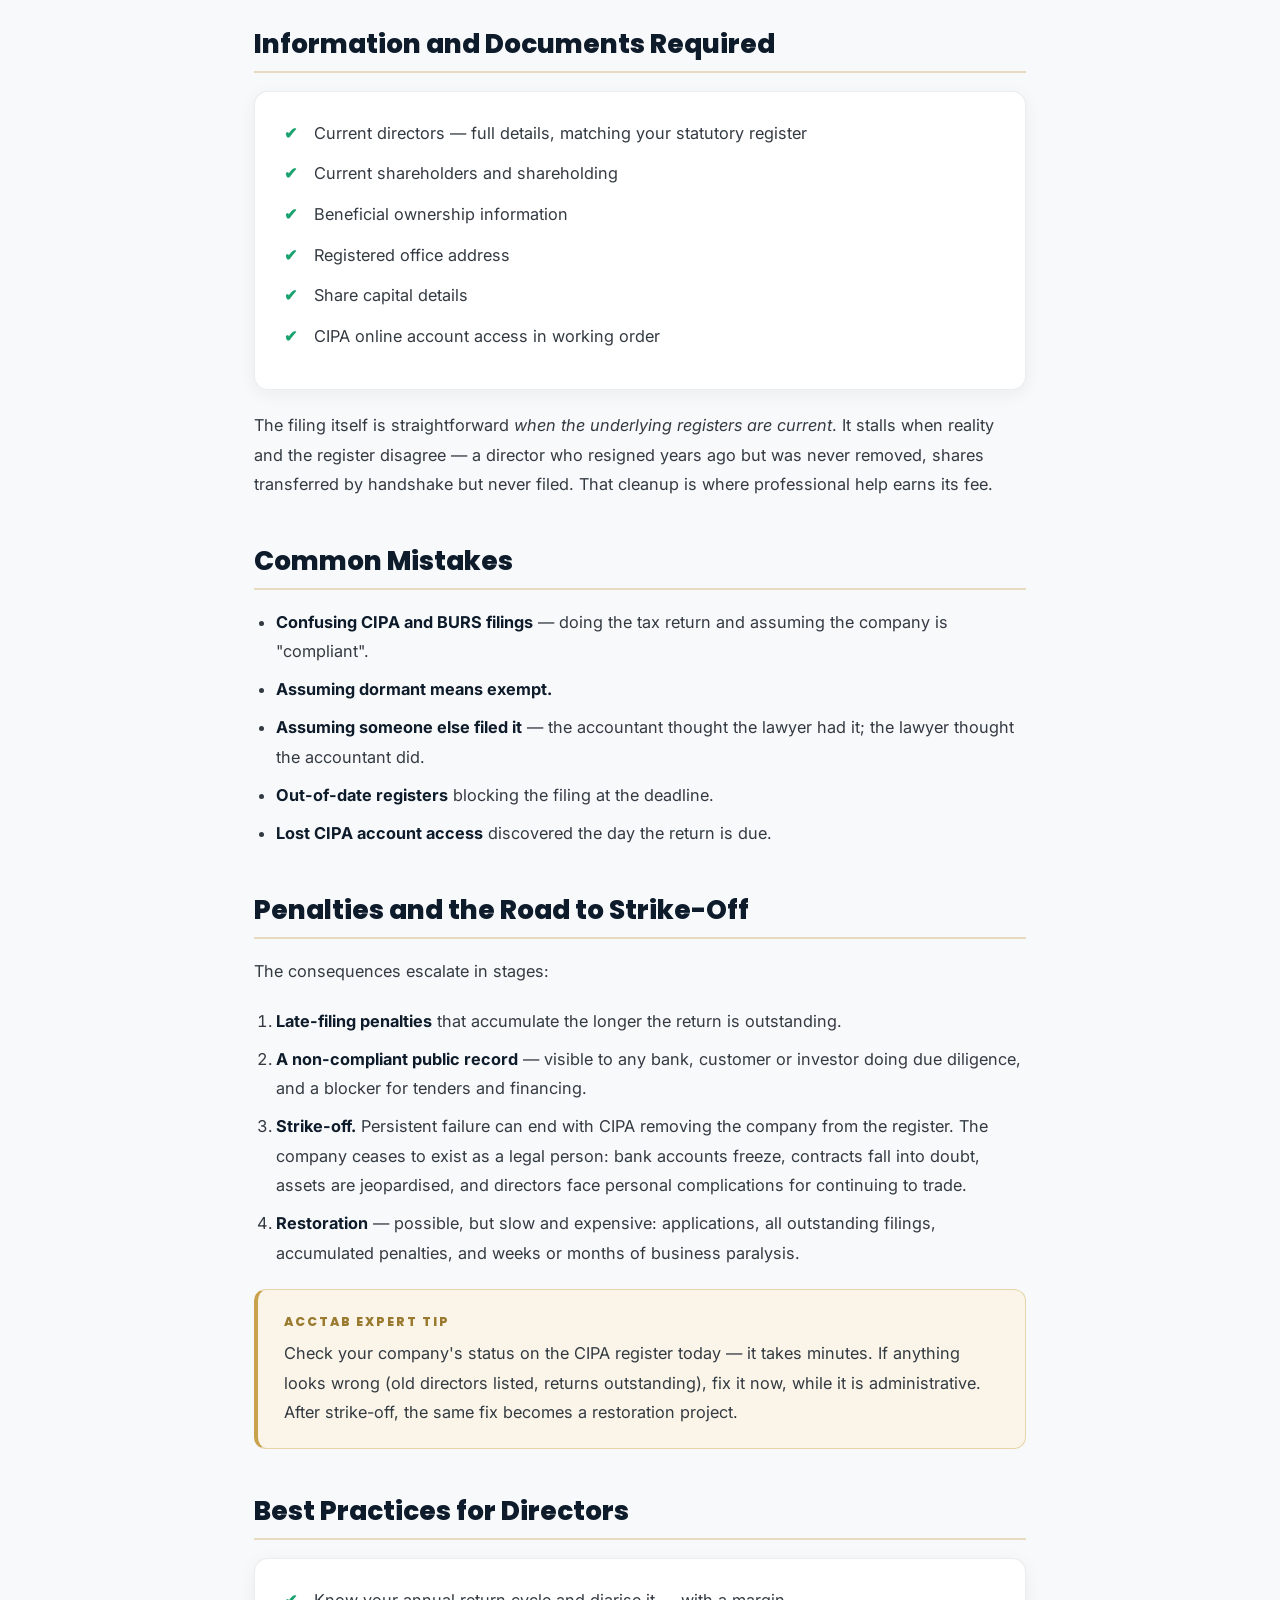
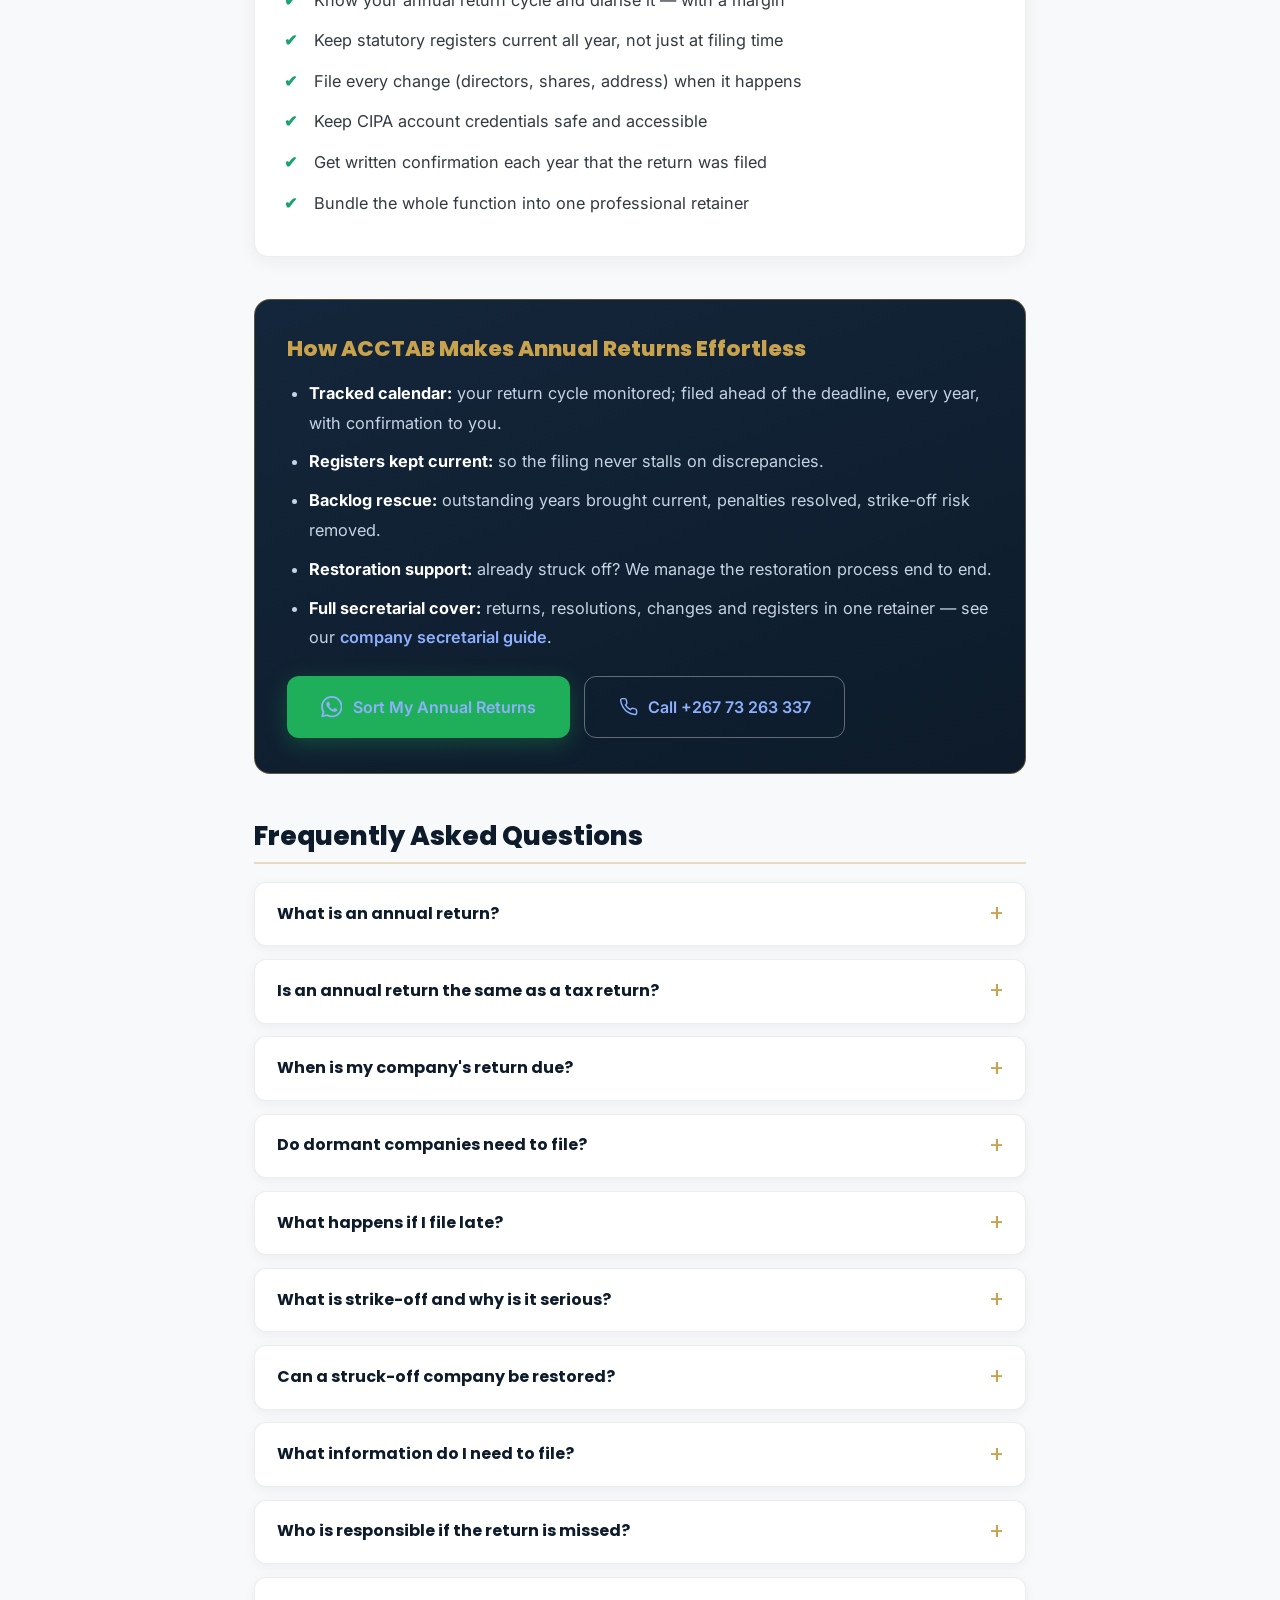
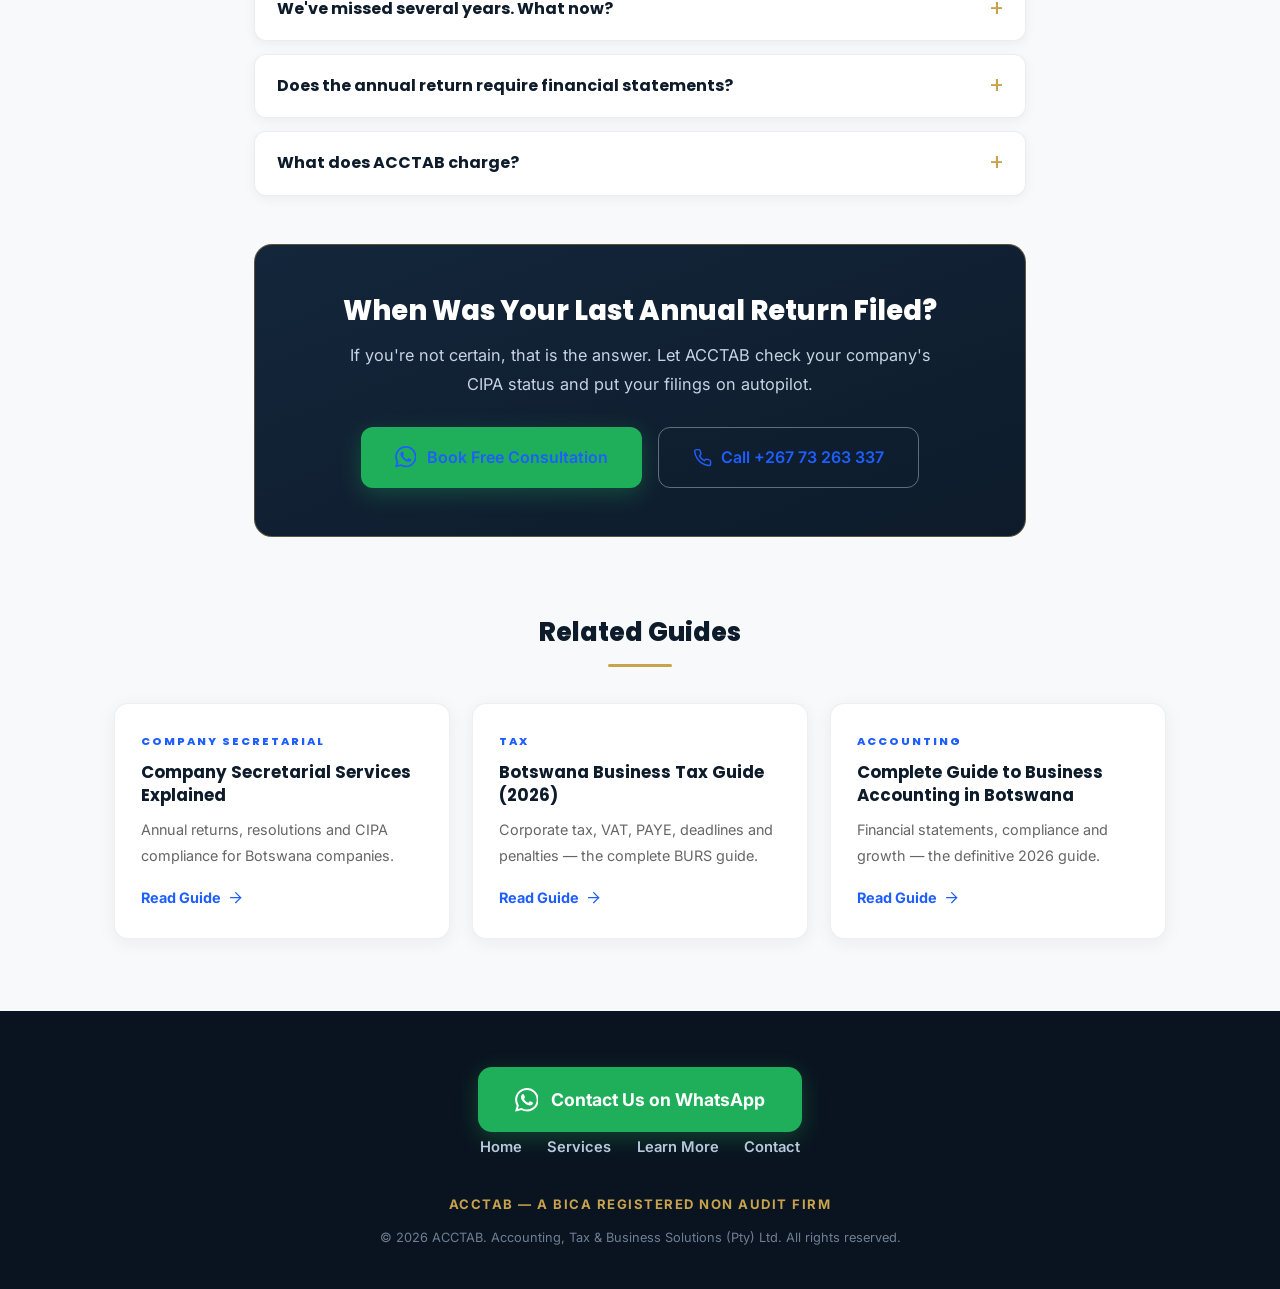
<file: articles/annual-returns-botswana.html>
<!DOCTYPE html>
<html lang="en">
<head>
    <meta charset="UTF-8">
    <meta name="viewport" content="width=device-width, initial-scale=1.0">
    <title>Annual Returns in Botswana: Everything Directors Need to Know | ACCTAB</title>
    <meta name="description" content="Who must file annual returns in Botswana, when they are due, what CIPA requires, the penalties for missing them — and how ACCTAB makes sure your company never misses one again.">
    <meta name="keywords" content="annual returns Botswana, CIPA annual return, company compliance Botswana, strike off Botswana, company secretarial Botswana">
    <meta name="robots" content="index, follow">
    <link rel="canonical" href="https://www.acctabbw.com/articles/annual-returns-botswana">

    <meta property="og:type" content="article">
    <meta property="og:title" content="Annual Returns in Botswana: Everything Directors Need to Know">
    <meta property="og:description" content="Deadlines, required documents, penalties and best practices for CIPA annual returns.">
    <meta property="og:url" content="https://www.acctabbw.com/articles/annual-returns-botswana">
    <meta property="og:image" content="https://www.acctabbw.com/acctab.jpg">
    <meta name="twitter:card" content="summary">

    <link rel="icon" type="image/jpeg" href="../acctab.jpg">
    <link rel="preconnect" href="https://fonts.googleapis.com">
    <link rel="preconnect" href="https://fonts.gstatic.com" crossorigin>
    <link href="https://fonts.googleapis.com/css2?family=Poppins:wght@700;800&family=Inter:wght@400;600;700&display=swap" rel="stylesheet">
    <link rel="stylesheet" href="../assets/site.css">

    <script type="application/ld+json">
    {
      "@context": "https://schema.org",
      "@graph": [
        {
          "@type": "Article",
          "headline": "Annual Returns in Botswana: Everything Directors Need to Know",
          "description": "Who files annual returns, when they are due, what CIPA requires, penalties for missing deadlines and best practices for Botswana directors.",
          "image": "https://www.acctabbw.com/acctab.jpg",
          "author": { "@type": "Organization", "name": "ACCTAB Professional Team", "url": "https://www.acctabbw.com/" },
          "publisher": { "@type": "Organization", "name": "ACCTAB", "logo": { "@type": "ImageObject", "url": "https://www.acctabbw.com/acctab.jpg" } },
          "datePublished": "2026-07-17",
          "dateModified": "2026-07-17",
          "mainEntityOfPage": "https://www.acctabbw.com/articles/annual-returns-botswana",
          "articleSection": "Company Secretarial"
        },
        {
          "@type": "BreadcrumbList",
          "itemListElement": [
            { "@type": "ListItem", "position": 1, "name": "Home", "item": "https://www.acctabbw.com/" },
            { "@type": "ListItem", "position": 2, "name": "Learn More", "item": "https://www.acctabbw.com/learn-more" },
            { "@type": "ListItem", "position": 3, "name": "Annual Returns in Botswana", "item": "https://www.acctabbw.com/articles/annual-returns-botswana" }
          ]
        },
        {
          "@type": "FAQPage",
          "mainEntity": [
            { "@type": "Question", "name": "What is an annual return in Botswana?", "acceptedAnswer": { "@type": "Answer", "text": "A yearly filing with CIPA confirming the company's key details — directors, shareholders, registered address and related information. It is not a tax return: it exists to keep the public register accurate, and it is required even if the company did not trade." } },
            { "@type": "Question", "name": "Is an annual return the same as a tax return?", "acceptedAnswer": { "@type": "Answer", "text": "No. The annual return goes to CIPA and confirms company details; tax returns go to BURS and report income. Companies must do both, on different timetables — a common source of confusion and missed filings." } },
            { "@type": "Question", "name": "When is my company's annual return due?", "acceptedAnswer": { "@type": "Answer", "text": "Annual returns run on a yearly cycle tied to the company's registration under the Companies Act, filed through CIPA's online system. Because dates are company-specific, the safe practice is a compliance calendar — or a provider like ACCTAB who tracks it for you." } },
            { "@type": "Question", "name": "Do dormant companies need to file annual returns?", "acceptedAnswer": { "@type": "Answer", "text": "Yes. A company that is registered but not trading must still file — dormancy does not suspend Companies Act obligations. Many strike-offs happen to dormant companies whose owners assumed no trade meant no filings." } },
            { "@type": "Question", "name": "What happens if the annual return is filed late?", "acceptedAnswer": { "@type": "Answer", "text": "Late filing attracts penalties that accumulate, and the company's public record shows non-compliance — visible to banks, customers and anyone doing due diligence. Persistent failure leads toward strike-off." } },
            { "@type": "Question", "name": "What is strike-off and why is it serious?", "acceptedAnswer": { "@type": "Answer", "text": "Strike-off removes the company from the register — it ceases to exist as a legal person. Bank accounts freeze, contracts are thrown into doubt, and company assets are jeopardised. Directors can also face personal complications for continuing to trade a struck-off company." } },
            { "@type": "Question", "name": "Can a struck-off company be restored?", "acceptedAnswer": { "@type": "Answer", "text": "Restoration is generally possible but involves applications, outstanding filings, penalties and time — during which the business cannot operate normally. Prevention costs a fraction of restoration. ACCTAB assists with both." } },
            { "@type": "Question", "name": "What information do I need to file an annual return?", "acceptedAnswer": { "@type": "Answer", "text": "Current details of directors and shareholders, the registered address, share capital information and beneficial ownership details — all of which must match your statutory registers. Discrepancies are where filings stall." } },
            { "@type": "Question", "name": "Who is responsible if the annual return is missed — me or my accountant?", "acceptedAnswer": { "@type": "Answer", "text": "Legally, the directors. Outsourcing the work transfers the task, not the duty — which is why you should use a provider with a tracked compliance calendar and confirmations of filing, as ACCTAB provides." } },
            { "@type": "Question", "name": "My company has missed several years of returns. What should I do?", "acceptedAnswer": { "@type": "Answer", "text": "Act before CIPA does. ACCTAB reviews the company's status, brings all outstanding returns and penalties current, regularises any unfiled changes, and sets up a calendar so it never recurs." } },
            { "@type": "Question", "name": "Does filing an annual return require financial statements?", "acceptedAnswer": { "@type": "Answer", "text": "The annual return itself is about company details, but companies also have separate financial reporting obligations under the Companies Act depending on their type and size. ACCTAB handles both sides — the CIPA filings and the financial statements." } },
            { "@type": "Question", "name": "How much does ACCTAB charge for annual return filing?", "acceptedAnswer": { "@type": "Answer", "text": "A modest fixed fee — typically bundled into an annual company secretarial retainer that also covers registers, resolutions and changes. Free quote via WhatsApp at +267 73 263 337." } }
          ]
        }
      ]
    }
    </script>
</head>
<body>
    <div class="page-loader" id="pageLoader" aria-hidden="true">
        <div class="loader-ring"></div>
        <span class="loader-text">ACCTAB</span>
    </div>

    <svg xmlns="http://www.w3.org/2000/svg" style="display:none" aria-hidden="true">
        <symbol id="i-phone" viewBox="0 0 24 24"><path d="M22 16.92v3a2 2 0 0 1-2.18 2 19.79 19.79 0 0 1-8.63-3.07 19.5 19.5 0 0 1-6-6A19.79 19.79 0 0 1 2.08 4.18 2 2 0 0 1 4.06 2h3a2 2 0 0 1 2 1.72c.13.96.36 1.9.7 2.81a2 2 0 0 1-.45 2.11L8.09 9.91a16 16 0 0 0 6 6l1.27-1.27a2 2 0 0 1 2.11-.45c.91.34 1.85.57 2.81.7A2 2 0 0 1 22 16.92z"/></symbol>
        <symbol id="i-arrow" viewBox="0 0 24 24"><path d="M5 12h14"/><path d="m12 5 7 7-7 7"/></symbol>
        <symbol id="i-up" viewBox="0 0 24 24"><path d="m18 15-6-6-6 6"/></symbol>
        <symbol id="i-cal" viewBox="0 0 24 24"><rect x="3" y="4" width="18" height="18" rx="2"/><path d="M16 2v4"/><path d="M8 2v4"/><path d="M3 10h18"/></symbol>
        <symbol id="i-wa" viewBox="0 0 24 24"><path d="M17.472 14.382c-.297-.149-1.758-.867-2.03-.967-.273-.099-.471-.148-.67.15-.197.297-.767.966-.94 1.164-.173.199-.347.223-.644.075-.297-.15-1.255-.463-2.39-1.475-.883-.788-1.48-1.761-1.653-2.059-.173-.297-.018-.458.13-.606.134-.133.298-.347.446-.52.149-.174.198-.298.298-.497.099-.198.05-.371-.025-.52-.075-.149-.669-1.612-.916-2.207-.242-.579-.487-.5-.669-.51-.173-.008-.371-.01-.57-.01-.198 0-.52.074-.792.372-.272.297-1.04 1.016-1.04 2.479 0 1.462 1.065 2.875 1.213 3.074.149.198 2.096 3.2 5.077 4.487.709.306 1.262.489 1.694.625.712.227 1.36.195 1.871.118.571-.085 1.758-.719 2.006-1.413.248-.694.248-1.289.173-1.413-.074-.124-.272-.198-.57-.347m-5.421 7.403h-.004a9.87 9.87 0 0 1-5.031-1.378l-.361-.214-3.741.982.998-3.648-.235-.374a9.86 9.86 0 0 1-1.51-5.26c.001-5.45 4.436-9.884 9.888-9.884 2.64 0 5.122 1.03 6.988 2.898a9.825 9.825 0 0 1 2.893 6.994c-.003 5.45-4.437 9.884-9.885 9.884m8.413-18.297A11.815 11.815 0 0 0 12.05 0C5.495 0 .16 5.335.157 11.892c0 2.096.547 4.142 1.588 5.945L.057 24l6.305-1.654a11.882 11.882 0 0 0 5.683 1.448h.005c6.554 0 11.89-5.335 11.893-11.893a11.821 11.821 0 0 0-3.48-8.413z"/></symbol>
    </svg>

    <nav id="navbar">
        <div class="nav-shine" aria-hidden="true"></div>
        <a href="/" class="brand" aria-label="ACCTAB home">
            <img src="../acctab.jpg" alt="ACCTAB - Accounting, Tax & Business Solutions logo" class="brand-logo">
            <span class="brand-text">
                <span class="brand-name">ACCTAB</span>
                <span class="brand-tag">A BICA Registered Non Audit Firm</span>
            </span>
        </a>
        <button class="hamburger" id="hamburger" aria-label="Toggle menu" aria-expanded="false">
            <span></span><span></span><span></span>
        </button>
        <div class="nav-right" id="navMenu">
            <ul>
                <li><a href="/">Home</a></li>
                <li><a href="/services">Services</a></li>
                <li><a href="/learn-more" class="active">Learn More</a></li>
                <li><a href="/#contact">Contact</a></li>
                <li><a href="https://wa.me/26773263337?text=Hi%2C%20I%20would%20like%20to%20book%20a%20free%20consultation." class="nav-cta" target="_blank" rel="noopener">Book Consultation</a></li>
            </ul>
        </div>
    </nav>

    <header class="page-hero">
        <ol class="crumbs">
            <li><a href="/">Home</a></li>
            <li class="sep">/</li>
            <li><a href="/learn-more">Learn More</a></li>
            <li class="sep">/</li>
            <li aria-current="page">Annual Returns in Botswana</li>
        </ol>
        <span class="hero-eyebrow">Company Secretarial</span>
        <h1>Annual Returns in Botswana: Everything Directors Need to Know</h1>
        <p class="lede">The one filing that can quietly kill a company. What annual returns are, when they're due, what CIPA requires — and how to never miss one again.</p>
        <div class="art-meta">
            <span><svg class="icon" aria-hidden="true"><use href="#i-cal"/></svg> Updated July 2026</span>
            <span>By the ACCTAB Professional Team</span>
            <span>10 min read</span>
        </div>
    </header>

    <main class="art-wrap">
        <article class="art-body">
            <p>
                Of every filing a Botswana company must make, the annual return is the most misunderstood — and missing it has the harshest possible consequence: a company that legally ceases to exist. Directors routinely confuse it with the tax return, assume dormant companies are exempt, or believe "the accountant handles it" without ever confirming. This guide clears all of it up.
            </p>

            <nav class="toc" aria-label="Table of contents">
                <h2>In This Guide</h2>
                <ol>
                    <li><a href="#what">What Annual Returns Are</a></li>
                    <li><a href="#who">Who Must File</a></li>
                    <li><a href="#when">Deadlines</a></li>
                    <li><a href="#docs">Required Information</a></li>
                    <li><a href="#mistakes">Common Mistakes</a></li>
                    <li><a href="#penalties">Penalties &amp; Strike-Off</a></li>
                    <li><a href="#best">Best Practices</a></li>
                    <li><a href="#acctab">How ACCTAB Helps</a></li>
                    <li><a href="#faq">Frequently Asked Questions</a></li>
                </ol>
            </nav>

            <h2 id="what">What Are Annual Returns?</h2>
            <p>
                An annual return is a yearly filing with the <strong>Companies and Intellectual Property Authority (CIPA)</strong> confirming your company's key details: directors, shareholders, registered address, share capital and beneficial ownership. Its purpose is to keep the public register accurate — so anyone dealing with your company (banks, customers, courts) can rely on what the register says.
            </p>
            <p>
                <strong>It is not a tax return.</strong> Tax returns go to BURS and report income; annual returns go to CIPA and confirm identity. A company must do both, on separate timetables — see our <a href="/articles/botswana-business-tax-guide">Botswana Business Tax Guide</a> for the BURS side.
            </p>

            <h2 id="who">Who Must File</h2>
            <ul>
                <li><strong>Every registered company</strong> — private, public, large or single-shareholder.</li>
                <li><strong>Dormant companies included.</strong> Not trading does not suspend Companies Act obligations; many strike-offs happen precisely to dormant companies whose owners assumed otherwise.</li>
                <li><strong>Responsibility sits with the directors.</strong> You can outsource the task; you cannot outsource the duty.</li>
            </ul>

            <h2 id="when">When Annual Returns Are Due</h2>
            <p>
                Annual returns run on a yearly cycle tied to the company's registration, filed through CIPA's online system. Because the exact date is company-specific, the practical rule is simple: <strong>know your company's cycle, diarise it, and file ahead of it</strong> — or use a provider whose compliance calendar does it for you. Waiting for a reminder from CIPA is not a strategy; the penalty arrives faster than the reminder.
            </p>

            <h2 id="docs">Information and Documents Required</h2>
            <ul class="check-list">
                <li>Current directors — full details, matching your statutory register</li>
                <li>Current shareholders and shareholding</li>
                <li>Beneficial ownership information</li>
                <li>Registered office address</li>
                <li>Share capital details</li>
                <li>CIPA online account access in working order</li>
            </ul>
            <p>
                The filing itself is straightforward <em>when the underlying registers are current</em>. It stalls when reality and the register disagree — a director who resigned years ago but was never removed, shares transferred by handshake but never filed. That cleanup is where professional help earns its fee.
            </p>

            <h2 id="mistakes">Common Mistakes</h2>
            <ul>
                <li><strong>Confusing CIPA and BURS filings</strong> — doing the tax return and assuming the company is "compliant".</li>
                <li><strong>Assuming dormant means exempt.</strong></li>
                <li><strong>Assuming someone else filed it</strong> — the accountant thought the lawyer had it; the lawyer thought the accountant did.</li>
                <li><strong>Out-of-date registers</strong> blocking the filing at the deadline.</li>
                <li><strong>Lost CIPA account access</strong> discovered the day the return is due.</li>
            </ul>

            <h2 id="penalties">Penalties and the Road to Strike-Off</h2>
            <p>The consequences escalate in stages:</p>
            <ol>
                <li><strong>Late-filing penalties</strong> that accumulate the longer the return is outstanding.</li>
                <li><strong>A non-compliant public record</strong> — visible to any bank, customer or investor doing due diligence, and a blocker for tenders and financing.</li>
                <li><strong>Strike-off.</strong> Persistent failure can end with CIPA removing the company from the register. The company ceases to exist as a legal person: bank accounts freeze, contracts fall into doubt, assets are jeopardised, and directors face personal complications for continuing to trade.</li>
                <li><strong>Restoration</strong> — possible, but slow and expensive: applications, all outstanding filings, accumulated penalties, and weeks or months of business paralysis.</li>
            </ol>
            <div class="tip-box">
                <span class="tip-label">ACCTAB Expert Tip</span>
                <p>Check your company's status on the CIPA register today — it takes minutes. If anything looks wrong (old directors listed, returns outstanding), fix it now, while it is administrative. After strike-off, the same fix becomes a restoration project.</p>
            </div>

            <h2 id="best">Best Practices for Directors</h2>
            <ul class="check-list">
                <li>Know your annual return cycle and diarise it — with a margin</li>
                <li>Keep statutory registers current all year, not just at filing time</li>
                <li>File every change (directors, shares, address) when it happens</li>
                <li>Keep CIPA account credentials safe and accessible</li>
                <li>Get written confirmation each year that the return was filed</li>
                <li>Bundle the whole function into one professional retainer</li>
            </ul>

            <section class="acctab-box" id="acctab">
                <h2>How ACCTAB Makes Annual Returns Effortless</h2>
                <ul>
                    <li><strong>Tracked calendar:</strong> your return cycle monitored; filed ahead of the deadline, every year, with confirmation to you.</li>
                    <li><strong>Registers kept current:</strong> so the filing never stalls on discrepancies.</li>
                    <li><strong>Backlog rescue:</strong> outstanding years brought current, penalties resolved, strike-off risk removed.</li>
                    <li><strong>Restoration support:</strong> already struck off? We manage the restoration process end to end.</li>
                    <li><strong>Full secretarial cover:</strong> returns, resolutions, changes and registers in one retainer — see our <a href="/articles/company-secretarial-services-botswana">company secretarial guide</a>.</li>
                </ul>
                <div class="box-ctas">
                    <a href="https://wa.me/26773263337?text=Hi%2C%20I%20would%20like%20help%20with%20my%20company%27s%20annual%20returns." class="btn-whatsapp" target="_blank" rel="noopener"><svg class="wa-glyph" aria-hidden="true"><use href="#i-wa"/></svg> Sort My Annual Returns</a>
                    <a href="tel:+26773263337" class="btn-secondary"><svg class="icon" aria-hidden="true"><use href="#i-phone"/></svg> Call +267 73 263 337</a>
                </div>
            </section>

            <h2 id="faq">Frequently Asked Questions</h2>
            <div class="faq">
                <details><summary>What is an annual return?</summary><div class="faq-a"><p>A yearly CIPA filing confirming company details — directors, shareholders, address. Not a tax return, and required even if the company did not trade.</p></div></details>
                <details><summary>Is an annual return the same as a tax return?</summary><div class="faq-a"><p>No — annual returns go to CIPA (company details); tax returns go to BURS (income). Companies must do both, on different timetables.</p></div></details>
                <details><summary>When is my company's return due?</summary><div class="faq-a"><p>On a yearly cycle tied to your registration, filed via CIPA's online system. Dates are company-specific — diarise yours or use a tracked provider like ACCTAB.</p></div></details>
                <details><summary>Do dormant companies need to file?</summary><div class="faq-a"><p>Yes — dormancy does not suspend Companies Act obligations. Many strike-offs happen to dormant companies for exactly this assumption.</p></div></details>
                <details><summary>What happens if I file late?</summary><div class="faq-a"><p>Accumulating penalties and a publicly visible non-compliant record — a blocker for banks, tenders and investors. Persistent failure leads toward strike-off.</p></div></details>
                <details><summary>What is strike-off and why is it serious?</summary><div class="faq-a"><p>Removal from the register — the company legally ceases to exist. Accounts freeze, contracts fall into doubt, assets are jeopardised, and directors face personal complications.</p></div></details>
                <details><summary>Can a struck-off company be restored?</summary><div class="faq-a"><p>Generally yes, but it takes applications, all outstanding filings, penalties and time. Prevention costs a fraction of restoration; ACCTAB assists with both.</p></div></details>
                <details><summary>What information do I need to file?</summary><div class="faq-a"><p>Current directors, shareholders, beneficial ownership, registered address and share capital — all matching your statutory registers.</p></div></details>
                <details><summary>Who is responsible if the return is missed?</summary><div class="faq-a"><p>The directors, legally — outsourcing transfers the task, not the duty. Use a provider that confirms each filing in writing, as ACCTAB does.</p></div></details>
                <details><summary>We've missed several years. What now?</summary><div class="faq-a"><p>Act before CIPA does: ACCTAB reviews your status, brings returns current, resolves penalties, regularises unfiled changes and sets up a calendar going forward.</p></div></details>
                <details><summary>Does the annual return require financial statements?</summary><div class="faq-a"><p>The return itself concerns company details, but companies also carry separate financial reporting obligations by type and size. ACCTAB handles both sides.</p></div></details>
                <details><summary>What does ACCTAB charge?</summary><div class="faq-a"><p>A modest fixed fee, typically inside an annual secretarial retainer covering registers, resolutions and changes too. Free quote on WhatsApp: +267 73 263 337.</p></div></details>
            </div>

            <div class="cta-banner">
                <h2>When Was Your Last Annual Return Filed?</h2>
                <p>If you're not certain, that is the answer. Let ACCTAB check your company's CIPA status and put your filings on autopilot.</p>
                <div class="cta-btns">
                    <a href="https://wa.me/26773263337?text=Hi%2C%20I%20read%20your%20annual%20returns%20article%20and%20would%20like%20a%20consultation." class="btn-whatsapp" target="_blank" rel="noopener"><svg class="wa-glyph" aria-hidden="true"><use href="#i-wa"/></svg> Book Free Consultation</a>
                    <a href="tel:+26773263337" class="btn-secondary"><svg class="icon" aria-hidden="true"><use href="#i-phone"/></svg> Call +267 73 263 337</a>
                </div>
            </div>
        </article>
    </main>

    <section class="related">
        <h2>Related Guides</h2>
        <div class="gold-divider"></div>
        <div class="rel-grid">
            <a class="rel-card" href="/articles/company-secretarial-services-botswana">
                <span class="cat">Company Secretarial</span>
                <h3>Company Secretarial Services Explained</h3>
                <p>Annual returns, resolutions and CIPA compliance for Botswana companies.</p>
                <span class="read-more">Read Guide <svg class="icon" aria-hidden="true"><use href="#i-arrow"/></svg></span>
            </a>
            <a class="rel-card" href="/articles/botswana-business-tax-guide">
                <span class="cat">Tax</span>
                <h3>Botswana Business Tax Guide (2026)</h3>
                <p>Corporate tax, VAT, PAYE, deadlines and penalties — the complete BURS guide.</p>
                <span class="read-more">Read Guide <svg class="icon" aria-hidden="true"><use href="#i-arrow"/></svg></span>
            </a>
            <a class="rel-card" href="/articles/accounting-services-botswana-guide">
                <span class="cat">Accounting</span>
                <h3>Complete Guide to Business Accounting in Botswana</h3>
                <p>Financial statements, compliance and growth — the definitive 2026 guide.</p>
                <span class="read-more">Read Guide <svg class="icon" aria-hidden="true"><use href="#i-arrow"/></svg></span>
            </a>
        </div>
    </section>

    <footer>
        <a href="https://wa.me/26773263337" class="whatsapp-btn" target="_blank" rel="noopener">
            <svg class="wa-glyph" aria-hidden="true"><use href="#i-wa"/></svg>
            Contact Us on WhatsApp
        </a>
        <ul class="footer-links">
            <li><a href="/">Home</a></li>
            <li><a href="/services">Services</a></li>
            <li><a href="/learn-more">Learn More</a></li>
            <li><a href="/#contact">Contact</a></li>
        </ul>
        <div class="footer-note">ACCTAB — A BICA Registered Non Audit Firm</div>
        <div class="footer-copy">© <span id="year"></span> ACCTAB. Accounting, Tax &amp; Business Solutions (Pty) Ltd. All rights reserved.</div>
    </footer>

    <div class="floating-btns">
        <button class="fab fab-top" id="backToTop" aria-label="Back to top"><svg class="icon" aria-hidden="true"><use href="#i-up"/></svg></button>
        <a href="tel:+26773263337" class="fab fab-phone" aria-label="Call us"><svg class="icon" aria-hidden="true"><use href="#i-phone"/></svg></a>
        <a href="https://wa.me/26773263337" class="fab fab-whatsapp" target="_blank" rel="noopener" aria-label="Chat on WhatsApp"><svg class="wa-glyph" aria-hidden="true"><use href="#i-wa"/></svg></a>
    </div>

    <script src="../assets/site.js" defer></script>
</body>
</html>
</file>
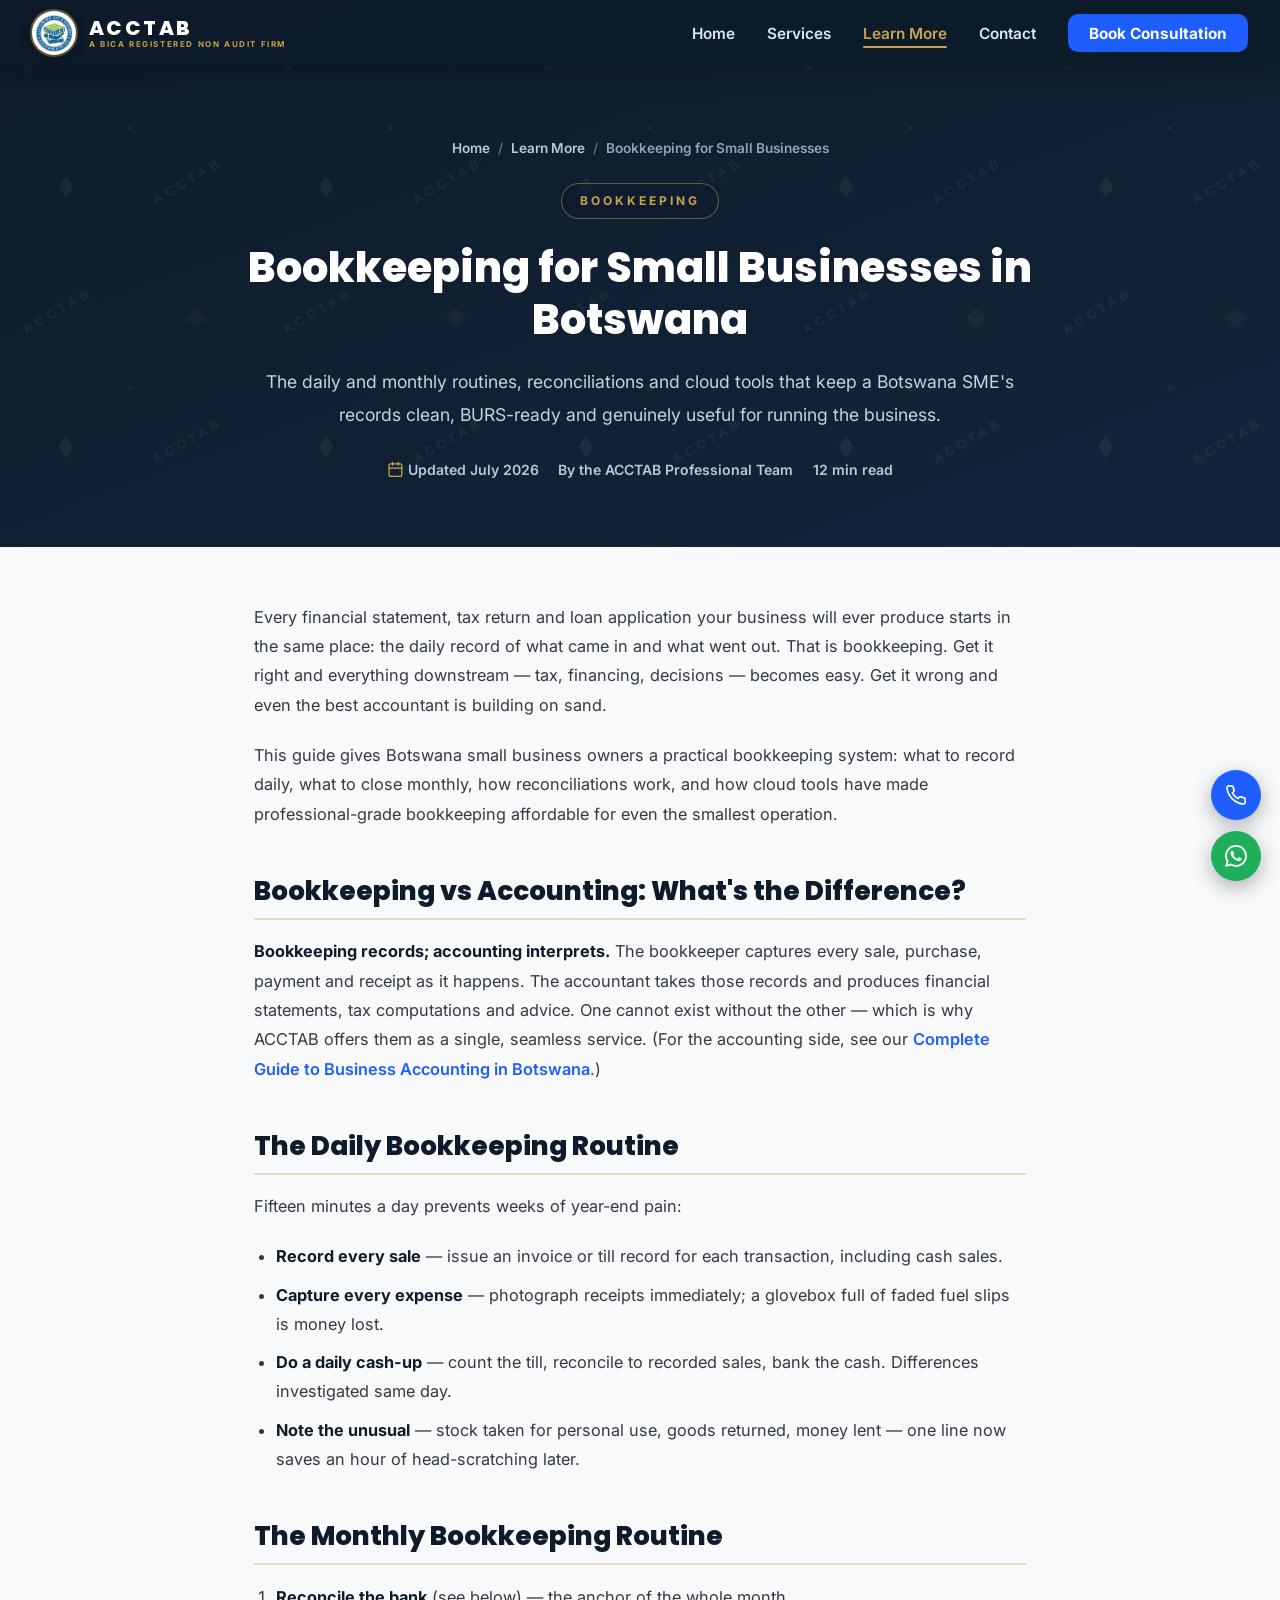
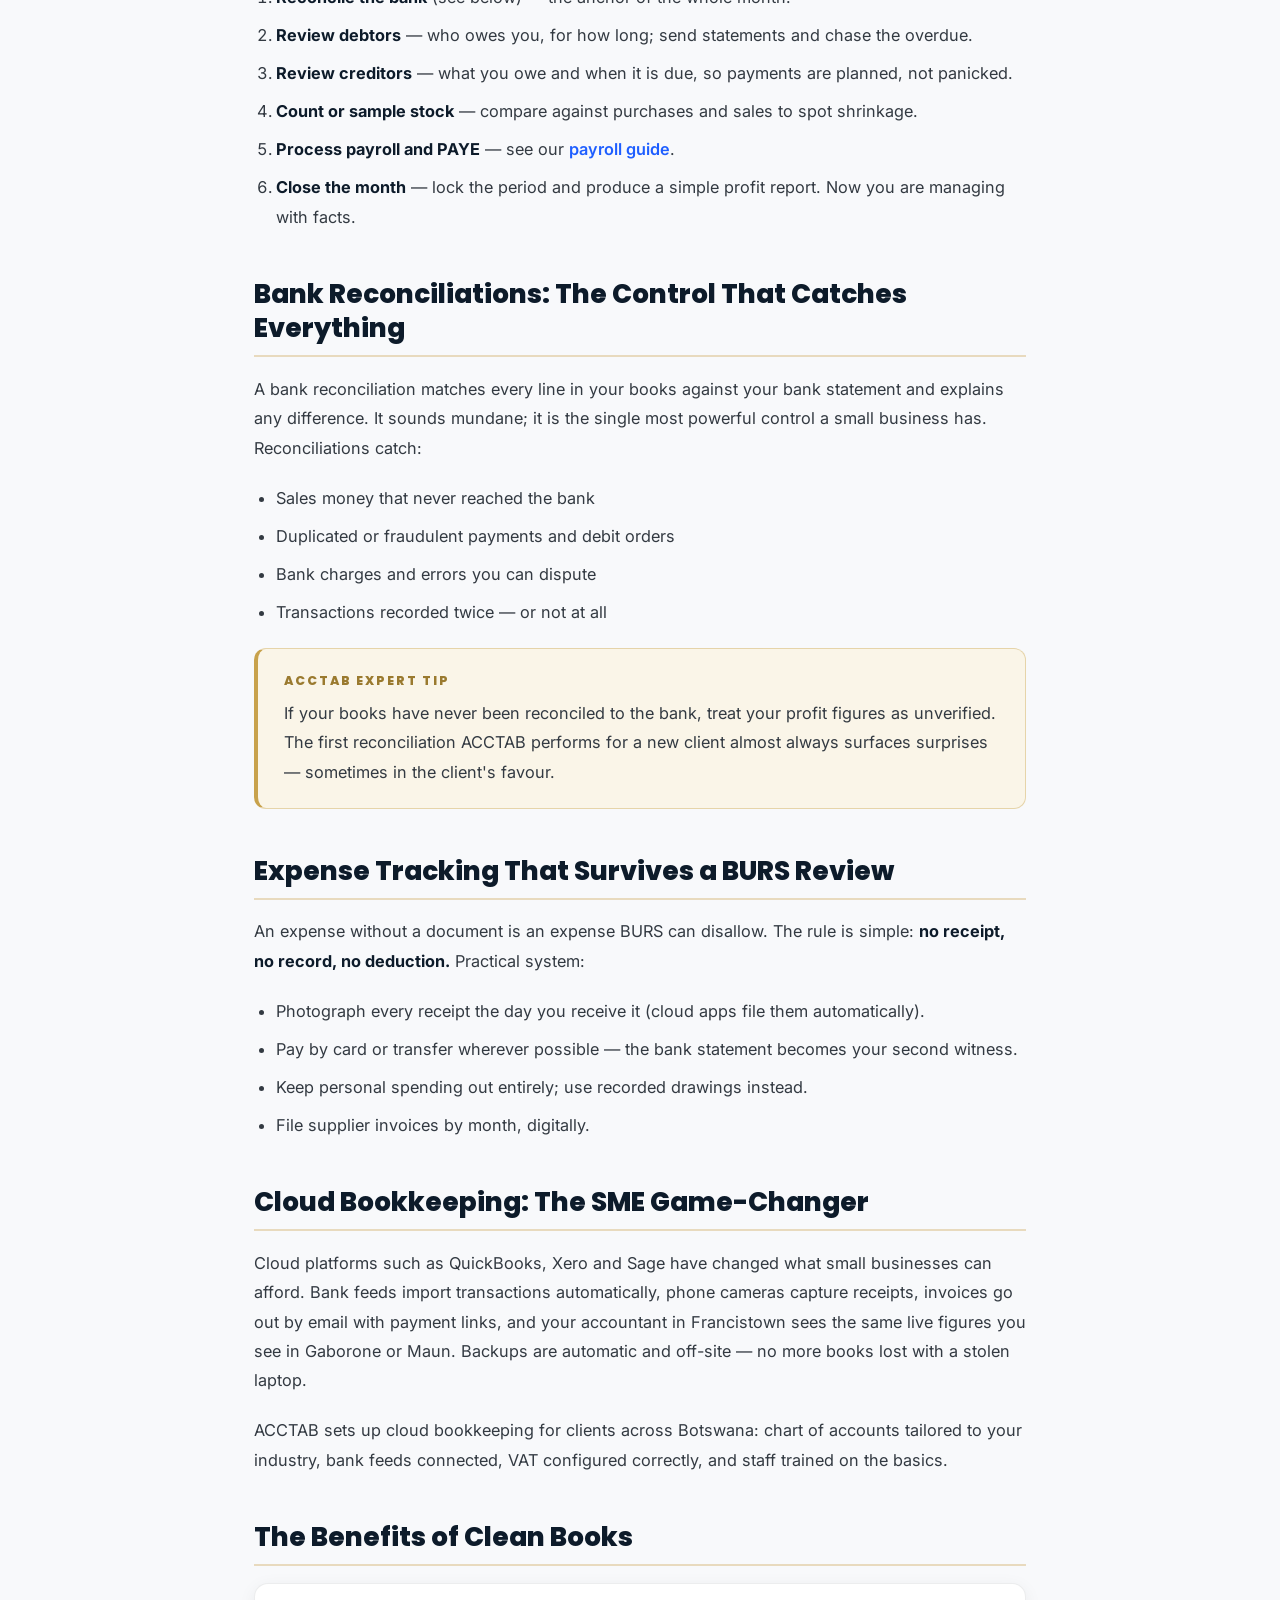
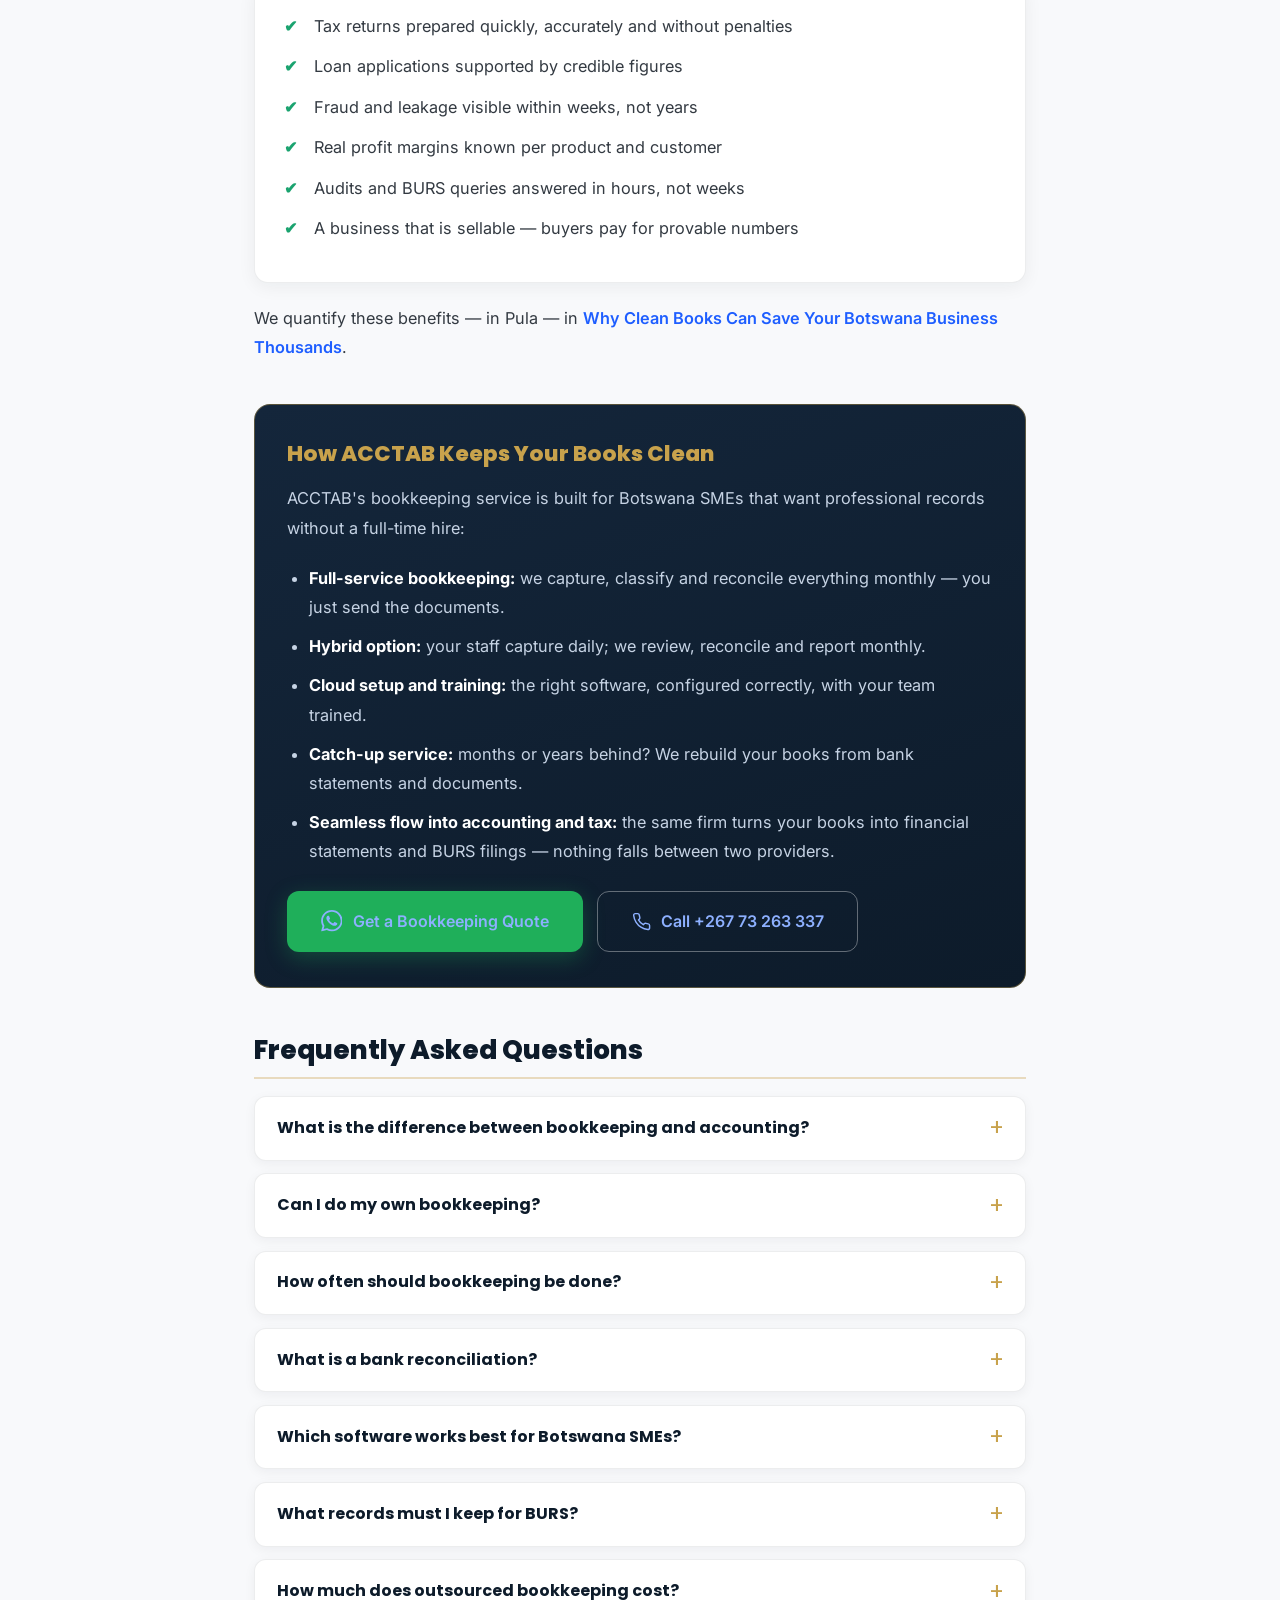
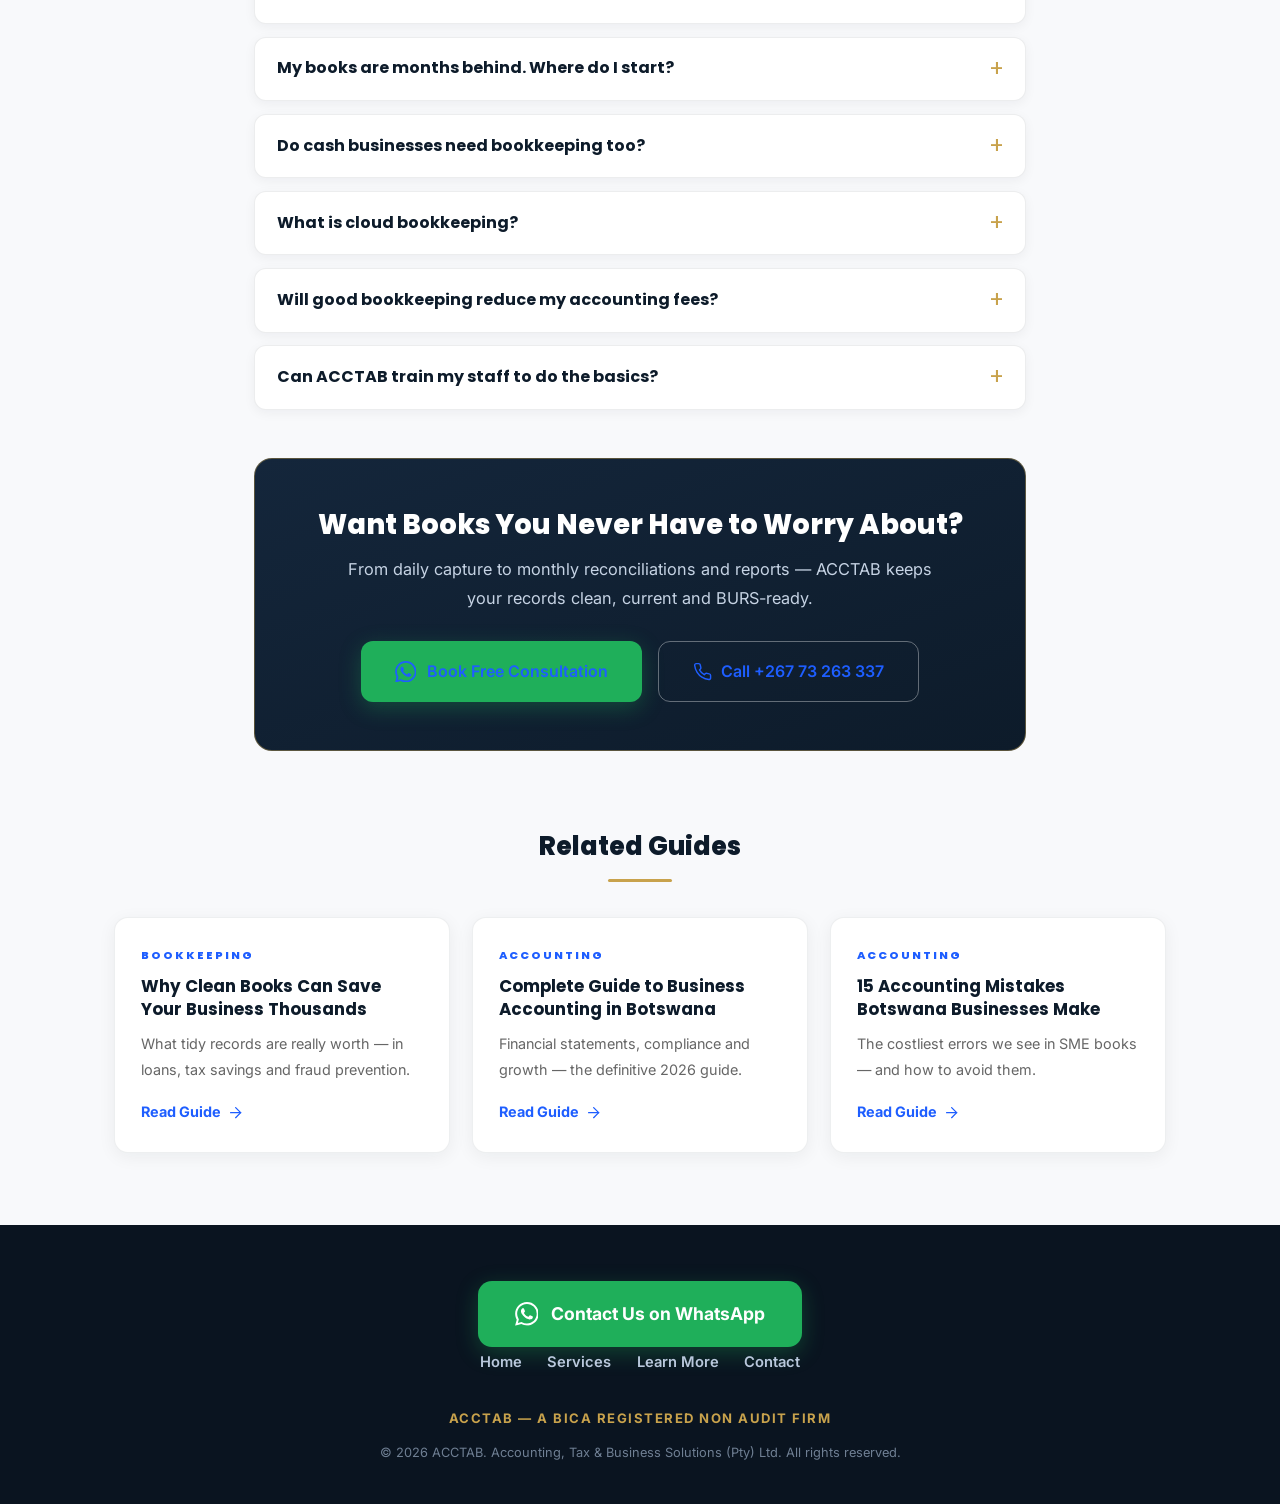
<file: articles/bookkeeping-small-business-botswana.html>
<!DOCTYPE html>
<html lang="en">
<head>
    <meta charset="UTF-8">
    <meta name="viewport" content="width=device-width, initial-scale=1.0">
    <title>Bookkeeping for Small Businesses in Botswana: The Practical Guide | ACCTAB</title>
    <meta name="description" content="Bookkeeping for Botswana SMEs explained: daily and monthly routines, bank reconciliations, expense tracking and cloud bookkeeping — plus how ACCTAB keeps your books clean and BURS-ready.">
    <meta name="keywords" content="bookkeeping Botswana, bookkeeping services Botswana, small business bookkeeping, bank reconciliation Botswana, cloud bookkeeping Botswana">
    <meta name="robots" content="index, follow">
    <link rel="canonical" href="https://www.acctabbw.com/articles/bookkeeping-small-business-botswana">

    <meta property="og:type" content="article">
    <meta property="og:title" content="Bookkeeping for Small Businesses in Botswana: The Practical Guide">
    <meta property="og:description" content="Daily and monthly bookkeeping routines, reconciliations and cloud tools — the foundation every Botswana SME needs.">
    <meta property="og:url" content="https://www.acctabbw.com/articles/bookkeeping-small-business-botswana">
    <meta property="og:image" content="https://www.acctabbw.com/acctab.jpg">
    <meta name="twitter:card" content="summary">

    <link rel="icon" type="image/jpeg" href="../acctab.jpg">
    <link rel="preconnect" href="https://fonts.googleapis.com">
    <link rel="preconnect" href="https://fonts.gstatic.com" crossorigin>
    <link href="https://fonts.googleapis.com/css2?family=Poppins:wght@700;800&family=Inter:wght@400;600;700&display=swap" rel="stylesheet">
    <link rel="stylesheet" href="../assets/site.css">

    <script type="application/ld+json">
    {
      "@context": "https://schema.org",
      "@graph": [
        {
          "@type": "Article",
          "headline": "Bookkeeping for Small Businesses in Botswana: The Practical Guide",
          "description": "Daily and monthly bookkeeping routines, bank reconciliations, expense tracking and cloud bookkeeping for Botswana SMEs.",
          "image": "https://www.acctabbw.com/acctab.jpg",
          "author": { "@type": "Organization", "name": "ACCTAB Professional Team", "url": "https://www.acctabbw.com/" },
          "publisher": { "@type": "Organization", "name": "ACCTAB", "logo": { "@type": "ImageObject", "url": "https://www.acctabbw.com/acctab.jpg" } },
          "datePublished": "2026-07-17",
          "dateModified": "2026-07-17",
          "mainEntityOfPage": "https://www.acctabbw.com/articles/bookkeeping-small-business-botswana",
          "articleSection": "Bookkeeping",
          "about": { "@type": "Service", "name": "Bookkeeping Services", "areaServed": "Botswana" }
        },
        {
          "@type": "BreadcrumbList",
          "itemListElement": [
            { "@type": "ListItem", "position": 1, "name": "Home", "item": "https://www.acctabbw.com/" },
            { "@type": "ListItem", "position": 2, "name": "Learn More", "item": "https://www.acctabbw.com/learn-more" },
            { "@type": "ListItem", "position": 3, "name": "Bookkeeping for Small Businesses in Botswana", "item": "https://www.acctabbw.com/articles/bookkeeping-small-business-botswana" }
          ]
        },
        {
          "@type": "FAQPage",
          "mainEntity": [
            { "@type": "Question", "name": "What is the difference between bookkeeping and accounting?", "acceptedAnswer": { "@type": "Answer", "text": "Bookkeeping is the daily recording of transactions — sales, purchases, payments and receipts. Accounting interprets those records: preparing financial statements, computing tax and advising on decisions. Bookkeeping is the foundation; accounting is the structure built on it." } },
            { "@type": "Question", "name": "Can I do my own bookkeeping in Botswana?", "acceptedAnswer": { "@type": "Answer", "text": "For a very small, simple business — yes, especially with cloud software. But as transactions, employees and VAT enter the picture, errors multiply. Most owners find outsourced bookkeeping costs less than the time and mistakes of DIY." } },
            { "@type": "Question", "name": "How often should bookkeeping be done?", "acceptedAnswer": { "@type": "Answer", "text": "Capture transactions weekly at minimum, and close the books monthly with a bank reconciliation. Books updated once a year are archaeology, not bookkeeping." } },
            { "@type": "Question", "name": "What is a bank reconciliation?", "acceptedAnswer": { "@type": "Answer", "text": "Matching every line in your books against your bank statement, and explaining any difference. It catches missing income, duplicated payments, bank errors and fraud — and is the single most important monthly control." } },
            { "@type": "Question", "name": "Which bookkeeping software works best for Botswana SMEs?", "acceptedAnswer": { "@type": "Answer", "text": "Cloud platforms widely used in Botswana include QuickBooks, Xero and Sage. The best choice depends on your business type, volume and budget — ACCTAB helps clients select, set up and run the right system." } },
            { "@type": "Question", "name": "What records must a small business keep for BURS?", "acceptedAnswer": { "@type": "Answer", "text": "Sales invoices, purchase invoices and receipts, bank statements, cash records, payroll records, VAT records and asset details — retained for several years. Digital copies are acceptable and safer." } },
            { "@type": "Question", "name": "How much does outsourced bookkeeping cost in Botswana?", "acceptedAnswer": { "@type": "Answer", "text": "It scales with transaction volume — typically a modest fixed monthly fee for a small business, far less than employing a bookkeeper. ACCTAB quotes a fixed monthly fee after a free assessment." } },
            { "@type": "Question", "name": "My books are behind by many months. Where do I start?", "acceptedAnswer": { "@type": "Answer", "text": "Start with bank statements — they anchor everything. ACCTAB's catch-up bookkeeping service reconstructs your records, brings filings current, then keeps you current monthly." } },
            { "@type": "Question", "name": "Do cash businesses need bookkeeping too?", "acceptedAnswer": { "@type": "Answer", "text": "Especially so. Cash leaves no automatic trail, so without daily recording, theft and leakage are invisible. A simple daily cash-up sheet reconciled to banking transforms control." } },
            { "@type": "Question", "name": "What is cloud bookkeeping?", "acceptedAnswer": { "@type": "Answer", "text": "Bookkeeping software that runs online: bank feeds pull transactions automatically, receipts are captured by phone camera, and you and your accountant see the same live figures from anywhere in Botswana. Backups are automatic." } },
            { "@type": "Question", "name": "Will good bookkeeping reduce my accounting fees?", "acceptedAnswer": { "@type": "Answer", "text": "Dramatically. Year-end financial statements and tax returns take a fraction of the time when books are clean — and rushed year-end reconstruction is the most expensive accounting work there is." } },
            { "@type": "Question", "name": "Can ACCTAB train my staff to do the basics?", "acceptedAnswer": { "@type": "Answer", "text": "Yes. A common arrangement: your staff capture daily transactions, ACCTAB reviews monthly, reconciles the bank and produces the reports. You keep control; we ensure quality." } }
          ]
        }
      ]
    }
    </script>
</head>
<body>
    <div class="page-loader" id="pageLoader" aria-hidden="true">
        <div class="loader-ring"></div>
        <span class="loader-text">ACCTAB</span>
    </div>

    <svg xmlns="http://www.w3.org/2000/svg" style="display:none" aria-hidden="true">
        <symbol id="i-phone" viewBox="0 0 24 24"><path d="M22 16.92v3a2 2 0 0 1-2.18 2 19.79 19.79 0 0 1-8.63-3.07 19.5 19.5 0 0 1-6-6A19.79 19.79 0 0 1 2.08 4.18 2 2 0 0 1 4.06 2h3a2 2 0 0 1 2 1.72c.13.96.36 1.9.7 2.81a2 2 0 0 1-.45 2.11L8.09 9.91a16 16 0 0 0 6 6l1.27-1.27a2 2 0 0 1 2.11-.45c.91.34 1.85.57 2.81.7A2 2 0 0 1 22 16.92z"/></symbol>
        <symbol id="i-arrow" viewBox="0 0 24 24"><path d="M5 12h14"/><path d="m12 5 7 7-7 7"/></symbol>
        <symbol id="i-up" viewBox="0 0 24 24"><path d="m18 15-6-6-6 6"/></symbol>
        <symbol id="i-cal" viewBox="0 0 24 24"><rect x="3" y="4" width="18" height="18" rx="2"/><path d="M16 2v4"/><path d="M8 2v4"/><path d="M3 10h18"/></symbol>
        <symbol id="i-wa" viewBox="0 0 24 24"><path d="M17.472 14.382c-.297-.149-1.758-.867-2.03-.967-.273-.099-.471-.148-.67.15-.197.297-.767.966-.94 1.164-.173.199-.347.223-.644.075-.297-.15-1.255-.463-2.39-1.475-.883-.788-1.48-1.761-1.653-2.059-.173-.297-.018-.458.13-.606.134-.133.298-.347.446-.52.149-.174.198-.298.298-.497.099-.198.05-.371-.025-.52-.075-.149-.669-1.612-.916-2.207-.242-.579-.487-.5-.669-.51-.173-.008-.371-.01-.57-.01-.198 0-.52.074-.792.372-.272.297-1.04 1.016-1.04 2.479 0 1.462 1.065 2.875 1.213 3.074.149.198 2.096 3.2 5.077 4.487.709.306 1.262.489 1.694.625.712.227 1.36.195 1.871.118.571-.085 1.758-.719 2.006-1.413.248-.694.248-1.289.173-1.413-.074-.124-.272-.198-.57-.347m-5.421 7.403h-.004a9.87 9.87 0 0 1-5.031-1.378l-.361-.214-3.741.982.998-3.648-.235-.374a9.86 9.86 0 0 1-1.51-5.26c.001-5.45 4.436-9.884 9.888-9.884 2.64 0 5.122 1.03 6.988 2.898a9.825 9.825 0 0 1 2.893 6.994c-.003 5.45-4.437 9.884-9.885 9.884m8.413-18.297A11.815 11.815 0 0 0 12.05 0C5.495 0 .16 5.335.157 11.892c0 2.096.547 4.142 1.588 5.945L.057 24l6.305-1.654a11.882 11.882 0 0 0 5.683 1.448h.005c6.554 0 11.89-5.335 11.893-11.893a11.821 11.821 0 0 0-3.48-8.413z"/></symbol>
    </svg>

    <nav id="navbar">
        <div class="nav-shine" aria-hidden="true"></div>
        <a href="/" class="brand" aria-label="ACCTAB home">
            <img src="../acctab.jpg" alt="ACCTAB - Accounting, Tax & Business Solutions logo" class="brand-logo">
            <span class="brand-text">
                <span class="brand-name">ACCTAB</span>
                <span class="brand-tag">A BICA Registered Non Audit Firm</span>
            </span>
        </a>
        <button class="hamburger" id="hamburger" aria-label="Toggle menu" aria-expanded="false">
            <span></span><span></span><span></span>
        </button>
        <div class="nav-right" id="navMenu">
            <ul>
                <li><a href="/">Home</a></li>
                <li><a href="/services">Services</a></li>
                <li><a href="/learn-more" class="active">Learn More</a></li>
                <li><a href="/#contact">Contact</a></li>
                <li><a href="https://wa.me/26773263337?text=Hi%2C%20I%20would%20like%20to%20book%20a%20free%20consultation." class="nav-cta" target="_blank" rel="noopener">Book Consultation</a></li>
            </ul>
        </div>
    </nav>

    <header class="page-hero">
        <ol class="crumbs">
            <li><a href="/">Home</a></li>
            <li class="sep">/</li>
            <li><a href="/learn-more">Learn More</a></li>
            <li class="sep">/</li>
            <li aria-current="page">Bookkeeping for Small Businesses</li>
        </ol>
        <span class="hero-eyebrow">Bookkeeping</span>
        <h1>Bookkeeping for Small Businesses in Botswana</h1>
        <p class="lede">The daily and monthly routines, reconciliations and cloud tools that keep a Botswana SME's records clean, BURS-ready and genuinely useful for running the business.</p>
        <div class="art-meta">
            <span><svg class="icon" aria-hidden="true"><use href="#i-cal"/></svg> Updated July 2026</span>
            <span>By the ACCTAB Professional Team</span>
            <span>12 min read</span>
        </div>
    </header>

    <main class="art-wrap">
        <article class="art-body">
            <p>
                Every financial statement, tax return and loan application your business will ever produce starts in the same place: the daily record of what came in and what went out. That is bookkeeping. Get it right and everything downstream — tax, financing, decisions — becomes easy. Get it wrong and even the best accountant is building on sand.
            </p>
            <p>
                This guide gives Botswana small business owners a practical bookkeeping system: what to record daily, what to close monthly, how reconciliations work, and how cloud tools have made professional-grade bookkeeping affordable for even the smallest operation.
            </p>

            <nav class="toc" aria-label="Table of contents">
                <h2>In This Guide</h2>
                <ol>
                    <li><a href="#difference">Bookkeeping vs Accounting</a></li>
                    <li><a href="#daily">Daily Bookkeeping Routine</a></li>
                    <li><a href="#monthly">Monthly Bookkeeping Routine</a></li>
                    <li><a href="#reconciliation">Bank Reconciliations</a></li>
                    <li><a href="#expenses">Expense Tracking</a></li>
                    <li><a href="#cloud">Cloud Bookkeeping</a></li>
                    <li><a href="#benefits">The Benefits of Clean Books</a></li>
                    <li><a href="#acctab">How ACCTAB Helps</a></li>
                    <li><a href="#faq">Frequently Asked Questions</a></li>
                </ol>
            </nav>

            <h2 id="difference">Bookkeeping vs Accounting: What's the Difference?</h2>
            <p>
                <strong>Bookkeeping records; accounting interprets.</strong> The bookkeeper captures every sale, purchase, payment and receipt as it happens. The accountant takes those records and produces financial statements, tax computations and advice. One cannot exist without the other — which is why ACCTAB offers them as a single, seamless service. (For the accounting side, see our <a href="/articles/accounting-services-botswana-guide">Complete Guide to Business Accounting in Botswana</a>.)
            </p>

            <h2 id="daily">The Daily Bookkeeping Routine</h2>
            <p>Fifteen minutes a day prevents weeks of year-end pain:</p>
            <ul>
                <li><strong>Record every sale</strong> — issue an invoice or till record for each transaction, including cash sales.</li>
                <li><strong>Capture every expense</strong> — photograph receipts immediately; a glovebox full of faded fuel slips is money lost.</li>
                <li><strong>Do a daily cash-up</strong> — count the till, reconcile to recorded sales, bank the cash. Differences investigated same day.</li>
                <li><strong>Note the unusual</strong> — stock taken for personal use, goods returned, money lent — one line now saves an hour of head-scratching later.</li>
            </ul>

            <h2 id="monthly">The Monthly Bookkeeping Routine</h2>
            <ol>
                <li><strong>Reconcile the bank</strong> (see below) — the anchor of the whole month.</li>
                <li><strong>Review debtors</strong> — who owes you, for how long; send statements and chase the overdue.</li>
                <li><strong>Review creditors</strong> — what you owe and when it is due, so payments are planned, not panicked.</li>
                <li><strong>Count or sample stock</strong> — compare against purchases and sales to spot shrinkage.</li>
                <li><strong>Process payroll and PAYE</strong> — see our <a href="/articles/payroll-guide-botswana">payroll guide</a>.</li>
                <li><strong>Close the month</strong> — lock the period and produce a simple profit report. Now you are managing with facts.</li>
            </ol>

            <h2 id="reconciliation">Bank Reconciliations: The Control That Catches Everything</h2>
            <p>
                A bank reconciliation matches every line in your books against your bank statement and explains any difference. It sounds mundane; it is the single most powerful control a small business has. Reconciliations catch:
            </p>
            <ul>
                <li>Sales money that never reached the bank</li>
                <li>Duplicated or fraudulent payments and debit orders</li>
                <li>Bank charges and errors you can dispute</li>
                <li>Transactions recorded twice — or not at all</li>
            </ul>
            <div class="tip-box">
                <span class="tip-label">ACCTAB Expert Tip</span>
                <p>If your books have never been reconciled to the bank, treat your profit figures as unverified. The first reconciliation ACCTAB performs for a new client almost always surfaces surprises — sometimes in the client's favour.</p>
            </div>

            <h2 id="expenses">Expense Tracking That Survives a BURS Review</h2>
            <p>
                An expense without a document is an expense BURS can disallow. The rule is simple: <strong>no receipt, no record, no deduction.</strong> Practical system:
            </p>
            <ul>
                <li>Photograph every receipt the day you receive it (cloud apps file them automatically).</li>
                <li>Pay by card or transfer wherever possible — the bank statement becomes your second witness.</li>
                <li>Keep personal spending out entirely; use recorded drawings instead.</li>
                <li>File supplier invoices by month, digitally.</li>
            </ul>

            <h2 id="cloud">Cloud Bookkeeping: The SME Game-Changer</h2>
            <p>
                Cloud platforms such as QuickBooks, Xero and Sage have changed what small businesses can afford. Bank feeds import transactions automatically, phone cameras capture receipts, invoices go out by email with payment links, and your accountant in Francistown sees the same live figures you see in Gaborone or Maun. Backups are automatic and off-site — no more books lost with a stolen laptop.
            </p>
            <p>
                ACCTAB sets up cloud bookkeeping for clients across Botswana: chart of accounts tailored to your industry, bank feeds connected, VAT configured correctly, and staff trained on the basics.
            </p>

            <h2 id="benefits">The Benefits of Clean Books</h2>
            <ul class="check-list">
                <li>Tax returns prepared quickly, accurately and without penalties</li>
                <li>Loan applications supported by credible figures</li>
                <li>Fraud and leakage visible within weeks, not years</li>
                <li>Real profit margins known per product and customer</li>
                <li>Audits and BURS queries answered in hours, not weeks</li>
                <li>A business that is sellable — buyers pay for provable numbers</li>
            </ul>
            <p>We quantify these benefits — in Pula — in <a href="/articles/clean-books-save-money-botswana">Why Clean Books Can Save Your Botswana Business Thousands</a>.</p>

            <section class="acctab-box" id="acctab">
                <h2>How ACCTAB Keeps Your Books Clean</h2>
                <p>ACCTAB's bookkeeping service is built for Botswana SMEs that want professional records without a full-time hire:</p>
                <ul>
                    <li><strong>Full-service bookkeeping:</strong> we capture, classify and reconcile everything monthly — you just send the documents.</li>
                    <li><strong>Hybrid option:</strong> your staff capture daily; we review, reconcile and report monthly.</li>
                    <li><strong>Cloud setup and training:</strong> the right software, configured correctly, with your team trained.</li>
                    <li><strong>Catch-up service:</strong> months or years behind? We rebuild your books from bank statements and documents.</li>
                    <li><strong>Seamless flow into accounting and tax:</strong> the same firm turns your books into financial statements and BURS filings — nothing falls between two providers.</li>
                </ul>
                <div class="box-ctas">
                    <a href="https://wa.me/26773263337?text=Hi%2C%20I%20would%20like%20more%20details%20about%20your%20Bookkeeping%20services." class="btn-whatsapp" target="_blank" rel="noopener"><svg class="wa-glyph" aria-hidden="true"><use href="#i-wa"/></svg> Get a Bookkeeping Quote</a>
                    <a href="tel:+26773263337" class="btn-secondary"><svg class="icon" aria-hidden="true"><use href="#i-phone"/></svg> Call +267 73 263 337</a>
                </div>
            </section>

            <h2 id="faq">Frequently Asked Questions</h2>
            <div class="faq">
                <details><summary>What is the difference between bookkeeping and accounting?</summary><div class="faq-a"><p>Bookkeeping records daily transactions; accounting interprets them — financial statements, tax and advice. Bookkeeping is the foundation; accounting is the structure built on it.</p></div></details>
                <details><summary>Can I do my own bookkeeping?</summary><div class="faq-a"><p>For a very small, simple business, yes — especially with cloud software. As volume, employees and VAT grow, most owners find outsourcing costs less than DIY time plus mistakes.</p></div></details>
                <details><summary>How often should bookkeeping be done?</summary><div class="faq-a"><p>Capture weekly at minimum; close monthly with a bank reconciliation. Books updated once a year are archaeology, not bookkeeping.</p></div></details>
                <details><summary>What is a bank reconciliation?</summary><div class="faq-a"><p>Matching every book entry against the bank statement and explaining differences. It catches missing income, duplicate payments and fraud — the most important monthly control.</p></div></details>
                <details><summary>Which software works best for Botswana SMEs?</summary><div class="faq-a"><p>QuickBooks, Xero and Sage are all widely used. The right choice depends on your business — ACCTAB helps select, set up and run the right system.</p></div></details>
                <details><summary>What records must I keep for BURS?</summary><div class="faq-a"><p>Sales and purchase invoices, receipts, bank statements, cash records, payroll and VAT records, asset details — kept for several years. Digital copies are acceptable and safer.</p></div></details>
                <details><summary>How much does outsourced bookkeeping cost?</summary><div class="faq-a"><p>It scales with volume — typically a modest fixed monthly fee, far less than employing a bookkeeper. ACCTAB quotes after a free assessment.</p></div></details>
                <details><summary>My books are months behind. Where do I start?</summary><div class="faq-a"><p>With bank statements — they anchor everything. ACCTAB's catch-up service reconstructs records, brings filings current, then keeps you current monthly.</p></div></details>
                <details><summary>Do cash businesses need bookkeeping too?</summary><div class="faq-a"><p>Especially so — cash leaves no automatic trail. A daily cash-up sheet reconciled to banking transforms control over theft and leakage.</p></div></details>
                <details><summary>What is cloud bookkeeping?</summary><div class="faq-a"><p>Online software with automatic bank feeds, phone-camera receipt capture and live figures shared with your accountant from anywhere in Botswana, with automatic backups.</p></div></details>
                <details><summary>Will good bookkeeping reduce my accounting fees?</summary><div class="faq-a"><p>Dramatically — clean books make year-end statements and tax returns fast. Rushed year-end reconstruction is the most expensive accounting work there is.</p></div></details>
                <details><summary>Can ACCTAB train my staff to do the basics?</summary><div class="faq-a"><p>Yes — a common setup: your staff capture daily, ACCTAB reviews, reconciles and reports monthly. You keep control; we ensure quality.</p></div></details>
            </div>

            <div class="cta-banner">
                <h2>Want Books You Never Have to Worry About?</h2>
                <p>From daily capture to monthly reconciliations and reports — ACCTAB keeps your records clean, current and BURS-ready.</p>
                <div class="cta-btns">
                    <a href="https://wa.me/26773263337?text=Hi%2C%20I%20read%20your%20bookkeeping%20guide%20and%20would%20like%20a%20consultation." class="btn-whatsapp" target="_blank" rel="noopener"><svg class="wa-glyph" aria-hidden="true"><use href="#i-wa"/></svg> Book Free Consultation</a>
                    <a href="tel:+26773263337" class="btn-secondary"><svg class="icon" aria-hidden="true"><use href="#i-phone"/></svg> Call +267 73 263 337</a>
                </div>
            </div>
        </article>
    </main>

    <section class="related">
        <h2>Related Guides</h2>
        <div class="gold-divider"></div>
        <div class="rel-grid">
            <a class="rel-card" href="/articles/clean-books-save-money-botswana">
                <span class="cat">Bookkeeping</span>
                <h3>Why Clean Books Can Save Your Business Thousands</h3>
                <p>What tidy records are really worth — in loans, tax savings and fraud prevention.</p>
                <span class="read-more">Read Guide <svg class="icon" aria-hidden="true"><use href="#i-arrow"/></svg></span>
            </a>
            <a class="rel-card" href="/articles/accounting-services-botswana-guide">
                <span class="cat">Accounting</span>
                <h3>Complete Guide to Business Accounting in Botswana</h3>
                <p>Financial statements, compliance and growth — the definitive 2026 guide.</p>
                <span class="read-more">Read Guide <svg class="icon" aria-hidden="true"><use href="#i-arrow"/></svg></span>
            </a>
            <a class="rel-card" href="/articles/accounting-mistakes-botswana">
                <span class="cat">Accounting</span>
                <h3>15 Accounting Mistakes Botswana Businesses Make</h3>
                <p>The costliest errors we see in SME books — and how to avoid them.</p>
                <span class="read-more">Read Guide <svg class="icon" aria-hidden="true"><use href="#i-arrow"/></svg></span>
            </a>
        </div>
    </section>

    <footer>
        <a href="https://wa.me/26773263337" class="whatsapp-btn" target="_blank" rel="noopener">
            <svg class="wa-glyph" aria-hidden="true"><use href="#i-wa"/></svg>
            Contact Us on WhatsApp
        </a>
        <ul class="footer-links">
            <li><a href="/">Home</a></li>
            <li><a href="/services">Services</a></li>
            <li><a href="/learn-more">Learn More</a></li>
            <li><a href="/#contact">Contact</a></li>
        </ul>
        <div class="footer-note">ACCTAB — A BICA Registered Non Audit Firm</div>
        <div class="footer-copy">© <span id="year"></span> ACCTAB. Accounting, Tax &amp; Business Solutions (Pty) Ltd. All rights reserved.</div>
    </footer>

    <div class="floating-btns">
        <button class="fab fab-top" id="backToTop" aria-label="Back to top"><svg class="icon" aria-hidden="true"><use href="#i-up"/></svg></button>
        <a href="tel:+26773263337" class="fab fab-phone" aria-label="Call us"><svg class="icon" aria-hidden="true"><use href="#i-phone"/></svg></a>
        <a href="https://wa.me/26773263337" class="fab fab-whatsapp" target="_blank" rel="noopener" aria-label="Chat on WhatsApp"><svg class="wa-glyph" aria-hidden="true"><use href="#i-wa"/></svg></a>
    </div>

    <script src="../assets/site.js" defer></script>
</body>
</html>
</file>
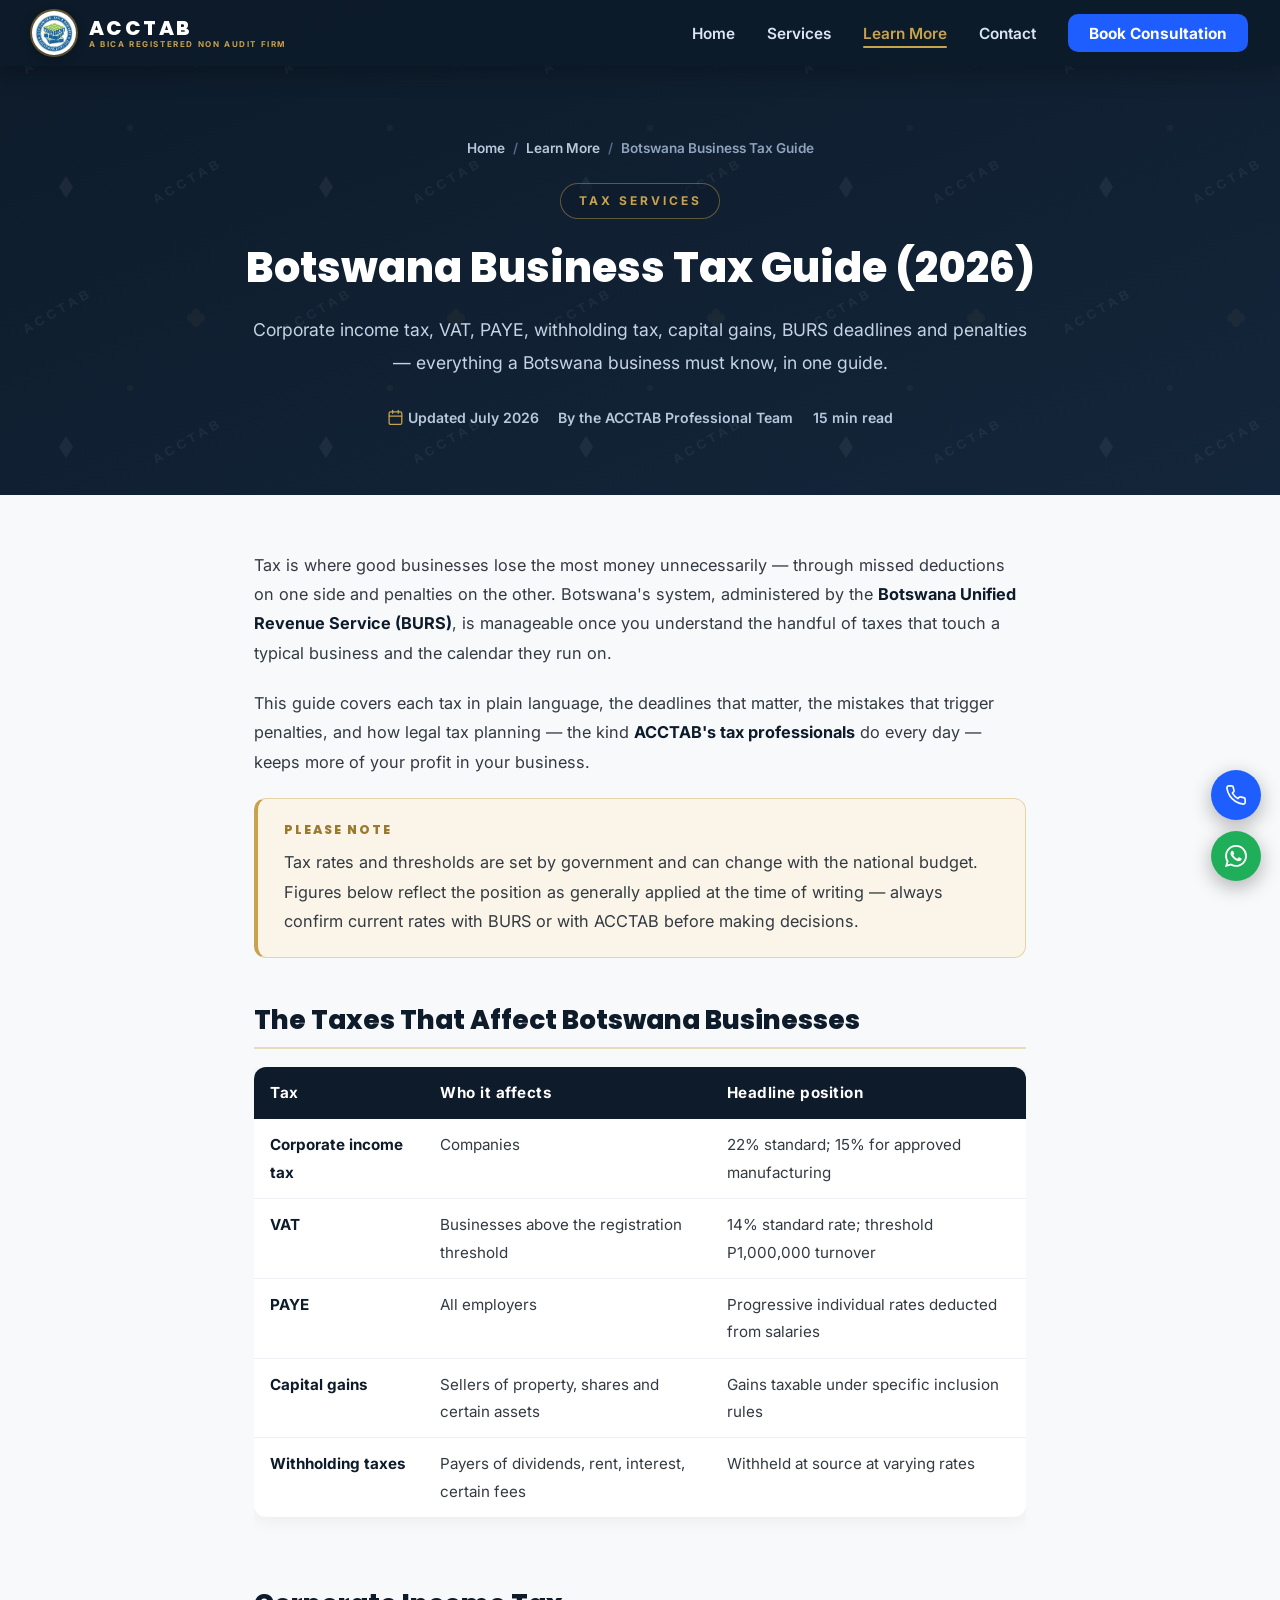
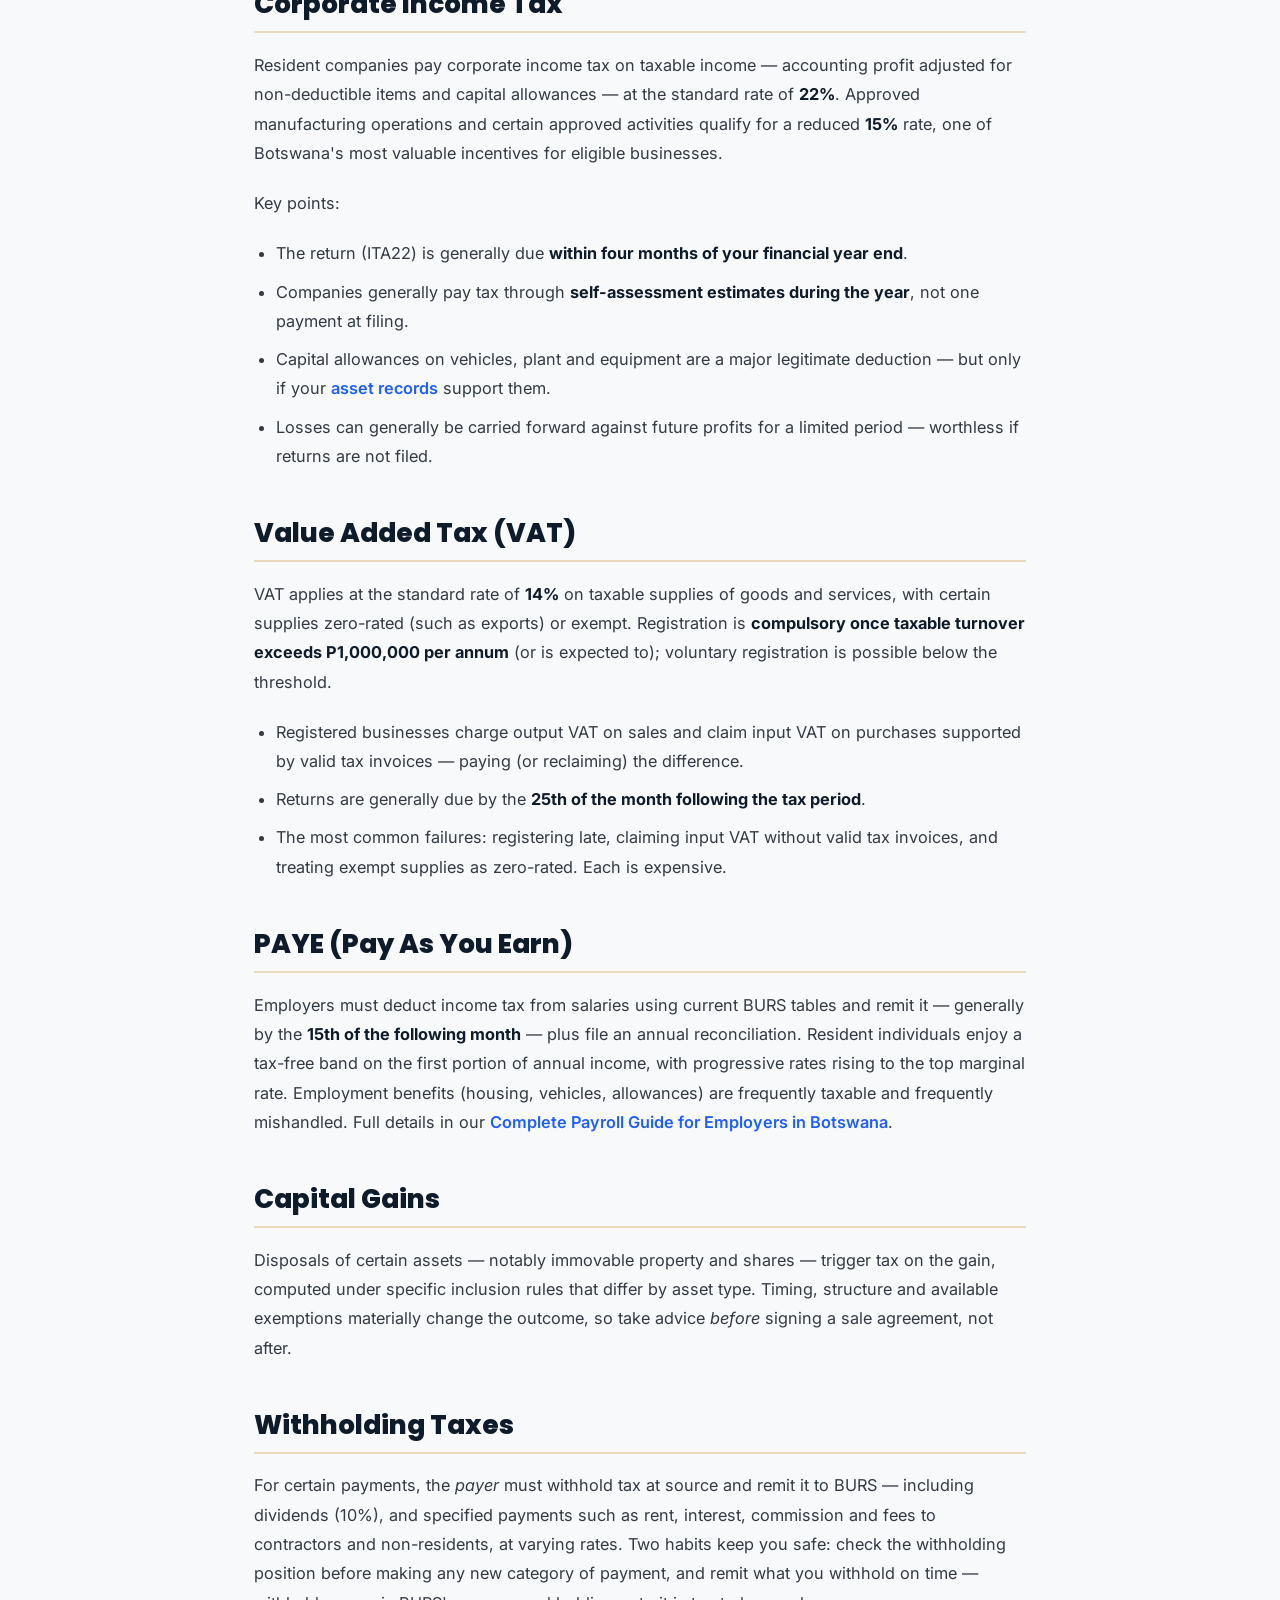
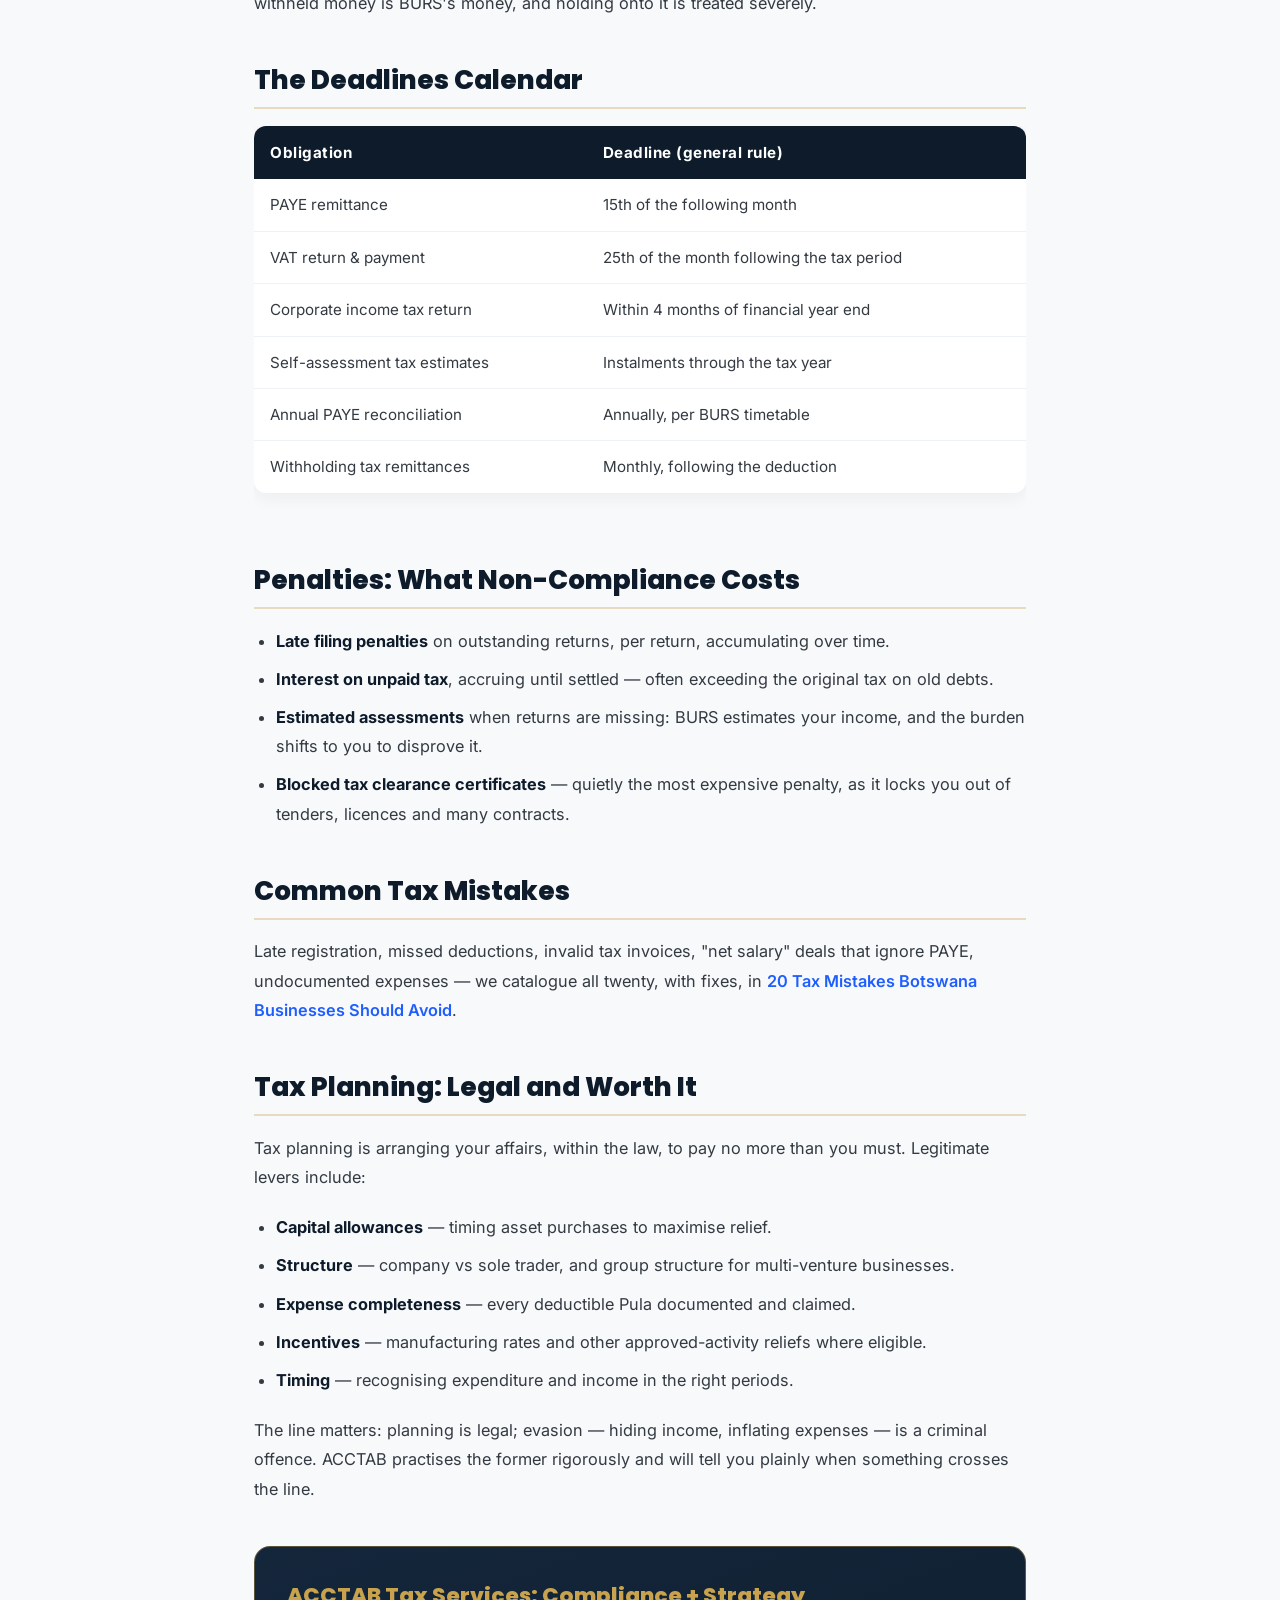
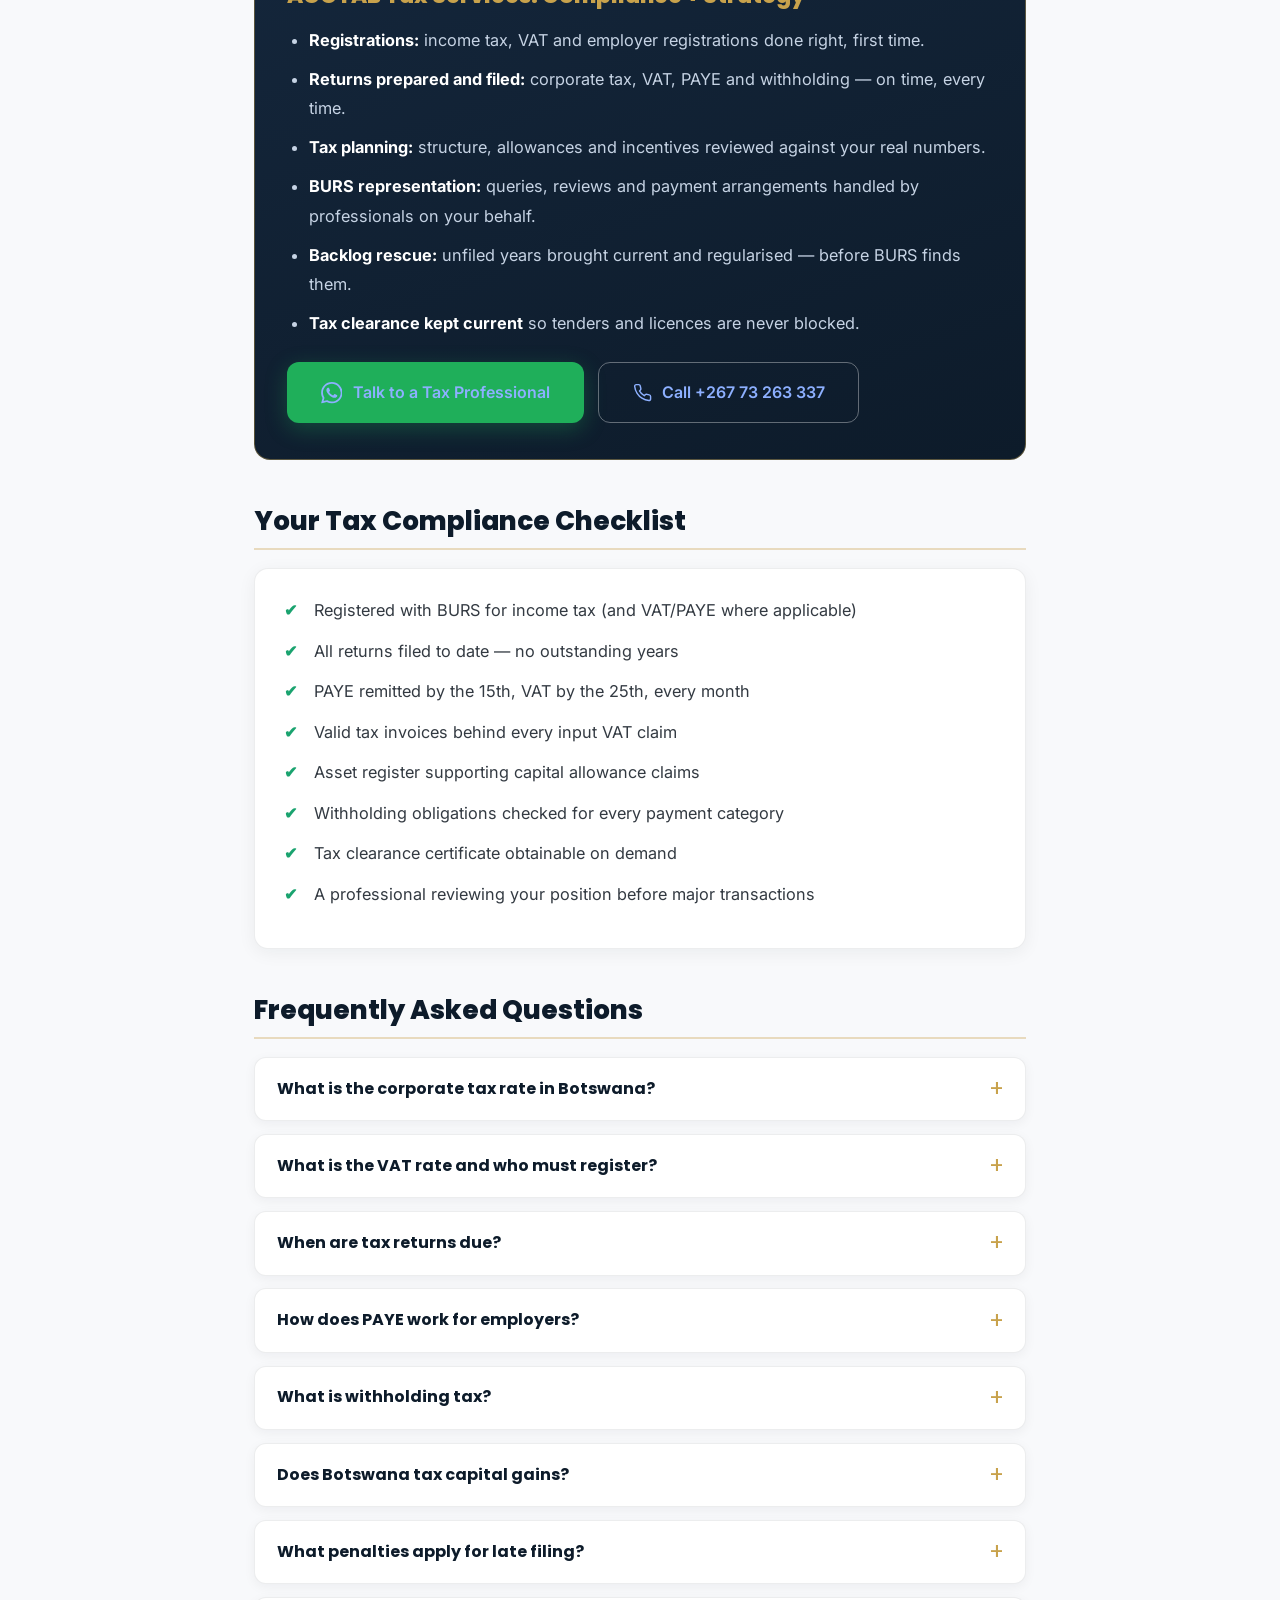
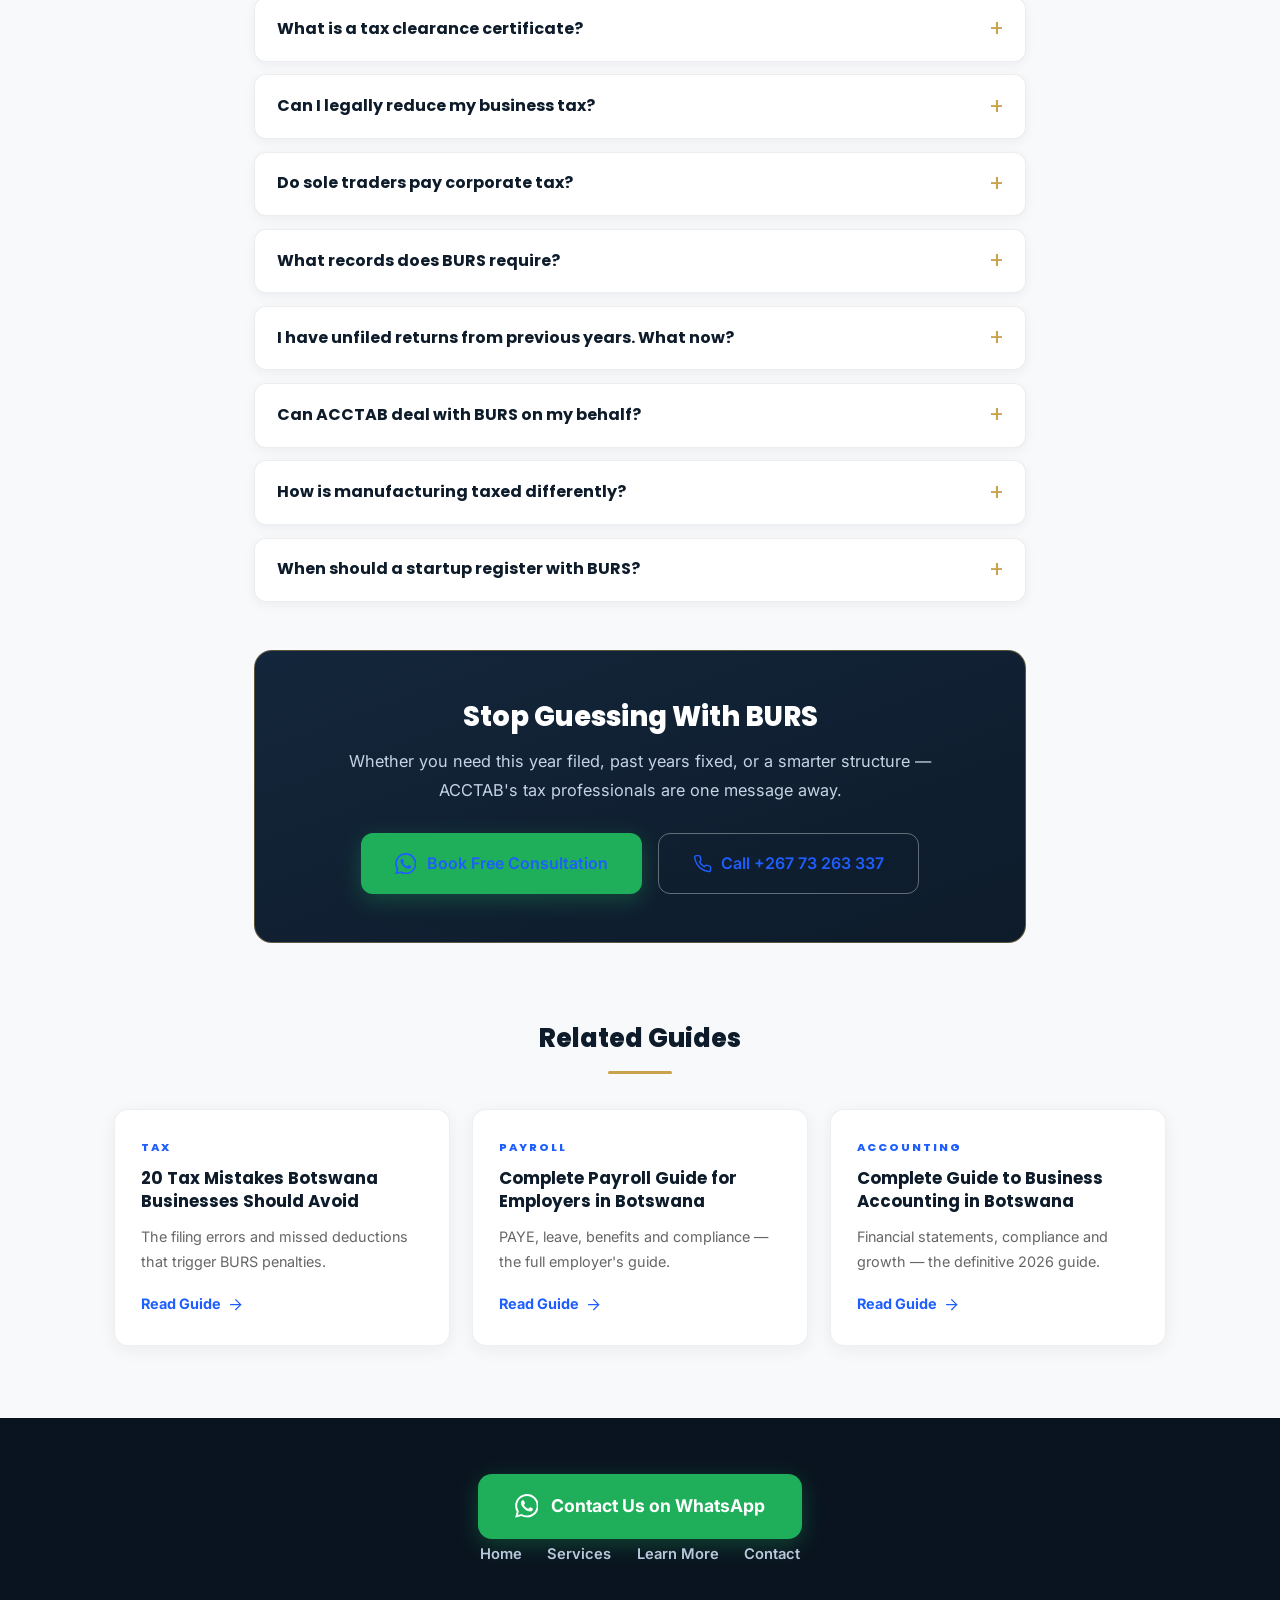
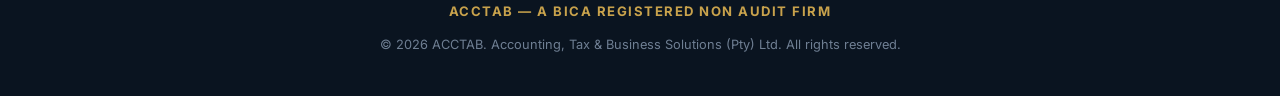
<file: articles/botswana-business-tax-guide.html>
<!DOCTYPE html>
<html lang="en">
<head>
    <meta charset="UTF-8">
    <meta name="viewport" content="width=device-width, initial-scale=1.0">
    <title>Botswana Business Tax Guide (2026): Corporate Tax, VAT & PAYE | ACCTAB</title>
    <meta name="description" content="The complete BURS tax guide for Botswana businesses in 2026: corporate income tax, VAT, PAYE, withholding tax, capital gains, deadlines, penalties and tax planning — from ACCTAB's tax professionals.">
    <meta name="keywords" content="Botswana tax guide, business tax Botswana, corporate tax Botswana, BURS tax, VAT Botswana, PAYE Botswana, withholding tax Botswana">
    <meta name="robots" content="index, follow">
    <link rel="canonical" href="https://www.acctabbw.com/articles/botswana-business-tax-guide">

    <meta property="og:type" content="article">
    <meta property="og:title" content="Botswana Business Tax Guide (2026): Corporate Tax, VAT & PAYE">
    <meta property="og:description" content="Corporate tax, VAT, PAYE, withholding tax, deadlines and penalties — the complete BURS guide for Botswana businesses.">
    <meta property="og:url" content="https://www.acctabbw.com/articles/botswana-business-tax-guide">
    <meta property="og:image" content="https://www.acctabbw.com/acctab.jpg">
    <meta name="twitter:card" content="summary">

    <link rel="icon" type="image/jpeg" href="../acctab.jpg">
    <link rel="preconnect" href="https://fonts.googleapis.com">
    <link rel="preconnect" href="https://fonts.gstatic.com" crossorigin>
    <link href="https://fonts.googleapis.com/css2?family=Poppins:wght@700;800&family=Inter:wght@400;600;700&display=swap" rel="stylesheet">
    <link rel="stylesheet" href="../assets/site.css">

    <script type="application/ld+json">
    {
      "@context": "https://schema.org",
      "@graph": [
        {
          "@type": "Article",
          "headline": "Botswana Business Tax Guide (2026): Corporate Tax, VAT & PAYE",
          "description": "Corporate income tax, VAT, PAYE, withholding tax, capital gains, deadlines, penalties and tax planning for Botswana businesses.",
          "image": "https://www.acctabbw.com/acctab.jpg",
          "author": { "@type": "Organization", "name": "ACCTAB Professional Team", "url": "https://www.acctabbw.com/" },
          "publisher": { "@type": "Organization", "name": "ACCTAB", "logo": { "@type": "ImageObject", "url": "https://www.acctabbw.com/acctab.jpg" } },
          "datePublished": "2026-07-17",
          "dateModified": "2026-07-17",
          "mainEntityOfPage": "https://www.acctabbw.com/articles/botswana-business-tax-guide",
          "articleSection": "Tax Services",
          "about": { "@type": "Service", "name": "Tax Services", "areaServed": "Botswana" }
        },
        {
          "@type": "BreadcrumbList",
          "itemListElement": [
            { "@type": "ListItem", "position": 1, "name": "Home", "item": "https://www.acctabbw.com/" },
            { "@type": "ListItem", "position": 2, "name": "Learn More", "item": "https://www.acctabbw.com/learn-more" },
            { "@type": "ListItem", "position": 3, "name": "Botswana Business Tax Guide (2026)", "item": "https://www.acctabbw.com/articles/botswana-business-tax-guide" }
          ]
        },
        {
          "@type": "FAQPage",
          "mainEntity": [
            { "@type": "Question", "name": "What is the corporate tax rate in Botswana?", "acceptedAnswer": { "@type": "Answer", "text": "The standard corporate income tax rate is 22% of taxable income, with a reduced 15% rate available for approved manufacturing operations and certain approved activities. Rates can change with the national budget, so always confirm the current rate with BURS or a tax professional before planning." } },
            { "@type": "Question", "name": "What is the VAT rate in Botswana and who must register?", "acceptedAnswer": { "@type": "Answer", "text": "VAT is charged at the standard rate of 14% on taxable supplies, with certain supplies zero-rated or exempt. Registration is compulsory once taxable turnover exceeds the BURS threshold (P1,000,000 per annum), and voluntary registration is possible below it. Confirm current thresholds with BURS as they can be revised." } },
            { "@type": "Question", "name": "When are Botswana tax returns due?", "acceptedAnswer": { "@type": "Answer", "text": "Company income tax returns are generally due within four months of the financial year end. VAT returns are due by the 25th of the month following the tax period, and PAYE remittances by the 15th of the following month. Late filing attracts penalties and interest." } },
            { "@type": "Question", "name": "How does PAYE work for employers?", "acceptedAnswer": { "@type": "Answer", "text": "Employers must deduct income tax from employee salaries using BURS tax tables and remit it monthly. Resident individuals enjoy a tax-free band on the first portion of annual income with progressive rates above it. The employer is liable for errors and late remittance." } },
            { "@type": "Question", "name": "What is withholding tax in Botswana?", "acceptedAnswer": { "@type": "Answer", "text": "Certain payments require the payer to withhold tax at source — for example dividends, and specified payments such as rent, interest, commission and payments to non-residents, at varying rates. The withheld amounts must be remitted to BURS. Getting the rate and category right is a common problem area." } },
            { "@type": "Question", "name": "Does Botswana tax capital gains?", "acceptedAnswer": { "@type": "Answer", "text": "Yes — gains on the disposal of certain assets, such as immovable property and shares, are taxable, with specific inclusion rules and computations. Because the rules differ by asset type, get professional advice before any significant disposal." } },
            { "@type": "Question", "name": "What penalties does BURS charge for late filing?", "acceptedAnswer": { "@type": "Answer", "text": "BURS levies penalties for late returns and interest on unpaid tax, which continue to accrue until settled. Persistent non-compliance can also block tax clearance certificates needed for tenders and licences." } },
            { "@type": "Question", "name": "What is a tax clearance certificate and when do I need one?", "acceptedAnswer": { "@type": "Answer", "text": "A confirmation from BURS that your tax affairs are in order. It is commonly required for government tenders, licences and certain contracts. You can only get one if returns and payments are current — a strong practical reason to stay compliant." } },
            { "@type": "Question", "name": "Can I reduce my Botswana business tax legally?", "acceptedAnswer": { "@type": "Answer", "text": "Yes — through timing of expenditure, capital allowances on assets, correct structuring, and claiming every legitimate deduction. This is tax planning, which is legal and sensible; evasion (hiding income, false claims) is a criminal offence. ACCTAB does the former, never the latter." } },
            { "@type": "Question", "name": "Do sole traders pay corporate tax?", "acceptedAnswer": { "@type": "Answer", "text": "No — sole traders and partnerships are taxed as individuals on business profits at personal progressive rates, while companies pay corporate tax. Which structure is more tax-efficient depends on profit levels; ACCTAB can run the comparison for your numbers." } },
            { "@type": "Question", "name": "What records does BURS require me to keep?", "acceptedAnswer": { "@type": "Answer", "text": "Records supporting every figure in your returns: invoices, receipts, bank statements, payroll and VAT records, asset registers and contracts — retained for several years. Missing records lead to disallowed deductions and estimated assessments." } },
            { "@type": "Question", "name": "I have unfiled returns from previous years. What should I do?", "acceptedAnswer": { "@type": "Answer", "text": "Act before BURS does. Voluntary regularisation — bringing filings current and negotiating any arrears — is treated far better than discovered non-compliance. ACCTAB handles backlog filings and BURS engagement on your behalf." } },
            { "@type": "Question", "name": "Can ACCTAB deal with BURS on my behalf?", "acceptedAnswer": { "@type": "Answer", "text": "Yes. ACCTAB prepares and files returns, responds to queries, manages reviews and negotiates payment arrangements as your representative — so you face BURS with a professional at your side." } },
            { "@type": "Question", "name": "How is a manufacturing company taxed differently?", "acceptedAnswer": { "@type": "Answer", "text": "Approved manufacturing operations can access the reduced 15% corporate rate and other incentives, subject to approval requirements. If you manufacture in Botswana, an eligibility review is worth its weight in tax." } },
            { "@type": "Question", "name": "When should a startup register with BURS?", "acceptedAnswer": { "@type": "Answer", "text": "Immediately upon starting business — income tax registration comes first, employer (PAYE) registration when you hire, VAT registration when you cross or expect to cross the threshold. Registering late creates penalties and messy catch-up filings." } }
          ]
        }
      ]
    }
    </script>
</head>
<body>
    <div class="page-loader" id="pageLoader" aria-hidden="true">
        <div class="loader-ring"></div>
        <span class="loader-text">ACCTAB</span>
    </div>

    <svg xmlns="http://www.w3.org/2000/svg" style="display:none" aria-hidden="true">
        <symbol id="i-phone" viewBox="0 0 24 24"><path d="M22 16.92v3a2 2 0 0 1-2.18 2 19.79 19.79 0 0 1-8.63-3.07 19.5 19.5 0 0 1-6-6A19.79 19.79 0 0 1 2.08 4.18 2 2 0 0 1 4.06 2h3a2 2 0 0 1 2 1.72c.13.96.36 1.9.7 2.81a2 2 0 0 1-.45 2.11L8.09 9.91a16 16 0 0 0 6 6l1.27-1.27a2 2 0 0 1 2.11-.45c.91.34 1.85.57 2.81.7A2 2 0 0 1 22 16.92z"/></symbol>
        <symbol id="i-arrow" viewBox="0 0 24 24"><path d="M5 12h14"/><path d="m12 5 7 7-7 7"/></symbol>
        <symbol id="i-up" viewBox="0 0 24 24"><path d="m18 15-6-6-6 6"/></symbol>
        <symbol id="i-cal" viewBox="0 0 24 24"><rect x="3" y="4" width="18" height="18" rx="2"/><path d="M16 2v4"/><path d="M8 2v4"/><path d="M3 10h18"/></symbol>
        <symbol id="i-wa" viewBox="0 0 24 24"><path d="M17.472 14.382c-.297-.149-1.758-.867-2.03-.967-.273-.099-.471-.148-.67.15-.197.297-.767.966-.94 1.164-.173.199-.347.223-.644.075-.297-.15-1.255-.463-2.39-1.475-.883-.788-1.48-1.761-1.653-2.059-.173-.297-.018-.458.13-.606.134-.133.298-.347.446-.52.149-.174.198-.298.298-.497.099-.198.05-.371-.025-.52-.075-.149-.669-1.612-.916-2.207-.242-.579-.487-.5-.669-.51-.173-.008-.371-.01-.57-.01-.198 0-.52.074-.792.372-.272.297-1.04 1.016-1.04 2.479 0 1.462 1.065 2.875 1.213 3.074.149.198 2.096 3.2 5.077 4.487.709.306 1.262.489 1.694.625.712.227 1.36.195 1.871.118.571-.085 1.758-.719 2.006-1.413.248-.694.248-1.289.173-1.413-.074-.124-.272-.198-.57-.347m-5.421 7.403h-.004a9.87 9.87 0 0 1-5.031-1.378l-.361-.214-3.741.982.998-3.648-.235-.374a9.86 9.86 0 0 1-1.51-5.26c.001-5.45 4.436-9.884 9.888-9.884 2.64 0 5.122 1.03 6.988 2.898a9.825 9.825 0 0 1 2.893 6.994c-.003 5.45-4.437 9.884-9.885 9.884m8.413-18.297A11.815 11.815 0 0 0 12.05 0C5.495 0 .16 5.335.157 11.892c0 2.096.547 4.142 1.588 5.945L.057 24l6.305-1.654a11.882 11.882 0 0 0 5.683 1.448h.005c6.554 0 11.89-5.335 11.893-11.893a11.821 11.821 0 0 0-3.48-8.413z"/></symbol>
    </svg>

    <nav id="navbar">
        <div class="nav-shine" aria-hidden="true"></div>
        <a href="/" class="brand" aria-label="ACCTAB home">
            <img src="../acctab.jpg" alt="ACCTAB - Accounting, Tax & Business Solutions logo" class="brand-logo">
            <span class="brand-text">
                <span class="brand-name">ACCTAB</span>
                <span class="brand-tag">A BICA Registered Non Audit Firm</span>
            </span>
        </a>
        <button class="hamburger" id="hamburger" aria-label="Toggle menu" aria-expanded="false">
            <span></span><span></span><span></span>
        </button>
        <div class="nav-right" id="navMenu">
            <ul>
                <li><a href="/">Home</a></li>
                <li><a href="/services">Services</a></li>
                <li><a href="/learn-more" class="active">Learn More</a></li>
                <li><a href="/#contact">Contact</a></li>
                <li><a href="https://wa.me/26773263337?text=Hi%2C%20I%20would%20like%20to%20book%20a%20free%20consultation." class="nav-cta" target="_blank" rel="noopener">Book Consultation</a></li>
            </ul>
        </div>
    </nav>

    <header class="page-hero">
        <ol class="crumbs">
            <li><a href="/">Home</a></li>
            <li class="sep">/</li>
            <li><a href="/learn-more">Learn More</a></li>
            <li class="sep">/</li>
            <li aria-current="page">Botswana Business Tax Guide</li>
        </ol>
        <span class="hero-eyebrow">Tax Services</span>
        <h1>Botswana Business Tax Guide (2026)</h1>
        <p class="lede">Corporate income tax, VAT, PAYE, withholding tax, capital gains, BURS deadlines and penalties — everything a Botswana business must know, in one guide.</p>
        <div class="art-meta">
            <span><svg class="icon" aria-hidden="true"><use href="#i-cal"/></svg> Updated July 2026</span>
            <span>By the ACCTAB Professional Team</span>
            <span>15 min read</span>
        </div>
    </header>

    <main class="art-wrap">
        <article class="art-body">
            <p>
                Tax is where good businesses lose the most money unnecessarily — through missed deductions on one side and penalties on the other. Botswana's system, administered by the <strong>Botswana Unified Revenue Service (BURS)</strong>, is manageable once you understand the handful of taxes that touch a typical business and the calendar they run on.
            </p>
            <p>
                This guide covers each tax in plain language, the deadlines that matter, the mistakes that trigger penalties, and how legal tax planning — the kind <strong>ACCTAB's tax professionals</strong> do every day — keeps more of your profit in your business.
            </p>
            <div class="tip-box">
                <span class="tip-label">Please Note</span>
                <p>Tax rates and thresholds are set by government and can change with the national budget. Figures below reflect the position as generally applied at the time of writing — always confirm current rates with BURS or with ACCTAB before making decisions.</p>
            </div>

            <nav class="toc" aria-label="Table of contents">
                <h2>In This Guide</h2>
                <ol>
                    <li><a href="#types">Taxes That Affect Botswana Businesses</a></li>
                    <li><a href="#corporate">Corporate Income Tax</a></li>
                    <li><a href="#vat">VAT</a></li>
                    <li><a href="#paye">PAYE</a></li>
                    <li><a href="#cgt">Capital Gains</a></li>
                    <li><a href="#wht">Withholding Tax</a></li>
                    <li><a href="#deadlines">Deadlines Calendar</a></li>
                    <li><a href="#penalties">Penalties</a></li>
                    <li><a href="#mistakes">Common Mistakes</a></li>
                    <li><a href="#planning">Tax Planning</a></li>
                    <li><a href="#acctab">ACCTAB Tax Services</a></li>
                    <li><a href="#faq">Frequently Asked Questions</a></li>
                </ol>
            </nav>

            <h2 id="types">The Taxes That Affect Botswana Businesses</h2>
            <div class="table-scroll">
            <table>
                <thead>
                    <tr><th>Tax</th><th>Who it affects</th><th>Headline position</th></tr>
                </thead>
                <tbody>
                    <tr><td><strong>Corporate income tax</strong></td><td>Companies</td><td>22% standard; 15% for approved manufacturing</td></tr>
                    <tr><td><strong>VAT</strong></td><td>Businesses above the registration threshold</td><td>14% standard rate; threshold P1,000,000 turnover</td></tr>
                    <tr><td><strong>PAYE</strong></td><td>All employers</td><td>Progressive individual rates deducted from salaries</td></tr>
                    <tr><td><strong>Capital gains</strong></td><td>Sellers of property, shares and certain assets</td><td>Gains taxable under specific inclusion rules</td></tr>
                    <tr><td><strong>Withholding taxes</strong></td><td>Payers of dividends, rent, interest, certain fees</td><td>Withheld at source at varying rates</td></tr>
                </tbody>
            </table>
            </div>

            <h2 id="corporate">Corporate Income Tax</h2>
            <p>
                Resident companies pay corporate income tax on taxable income — accounting profit adjusted for non-deductible items and capital allowances — at the standard rate of <strong>22%</strong>. Approved manufacturing operations and certain approved activities qualify for a reduced <strong>15%</strong> rate, one of Botswana's most valuable incentives for eligible businesses.
            </p>
            <p>Key points:</p>
            <ul>
                <li>The return (ITA22) is generally due <strong>within four months of your financial year end</strong>.</li>
                <li>Companies generally pay tax through <strong>self-assessment estimates during the year</strong>, not one payment at filing.</li>
                <li>Capital allowances on vehicles, plant and equipment are a major legitimate deduction — but only if your <a href="/articles/accounting-services-botswana-guide">asset records</a> support them.</li>
                <li>Losses can generally be carried forward against future profits for a limited period — worthless if returns are not filed.</li>
            </ul>

            <h2 id="vat">Value Added Tax (VAT)</h2>
            <p>
                VAT applies at the standard rate of <strong>14%</strong> on taxable supplies of goods and services, with certain supplies zero-rated (such as exports) or exempt. Registration is <strong>compulsory once taxable turnover exceeds P1,000,000 per annum</strong> (or is expected to); voluntary registration is possible below the threshold.
            </p>
            <ul>
                <li>Registered businesses charge output VAT on sales and claim input VAT on purchases supported by valid tax invoices — paying (or reclaiming) the difference.</li>
                <li>Returns are generally due by the <strong>25th of the month following the tax period</strong>.</li>
                <li>The most common failures: registering late, claiming input VAT without valid tax invoices, and treating exempt supplies as zero-rated. Each is expensive.</li>
            </ul>

            <h2 id="paye">PAYE (Pay As You Earn)</h2>
            <p>
                Employers must deduct income tax from salaries using current BURS tables and remit it — generally by the <strong>15th of the following month</strong> — plus file an annual reconciliation. Resident individuals enjoy a tax-free band on the first portion of annual income, with progressive rates rising to the top marginal rate. Employment benefits (housing, vehicles, allowances) are frequently taxable and frequently mishandled. Full details in our <a href="/articles/payroll-guide-botswana">Complete Payroll Guide for Employers in Botswana</a>.
            </p>

            <h2 id="cgt">Capital Gains</h2>
            <p>
                Disposals of certain assets — notably immovable property and shares — trigger tax on the gain, computed under specific inclusion rules that differ by asset type. Timing, structure and available exemptions materially change the outcome, so take advice <em>before</em> signing a sale agreement, not after.
            </p>

            <h2 id="wht">Withholding Taxes</h2>
            <p>
                For certain payments, the <em>payer</em> must withhold tax at source and remit it to BURS — including dividends (10%), and specified payments such as rent, interest, commission and fees to contractors and non-residents, at varying rates. Two habits keep you safe: check the withholding position before making any new category of payment, and remit what you withhold on time — withheld money is BURS's money, and holding onto it is treated severely.
            </p>

            <h2 id="deadlines">The Deadlines Calendar</h2>
            <div class="table-scroll">
            <table>
                <thead>
                    <tr><th>Obligation</th><th>Deadline (general rule)</th></tr>
                </thead>
                <tbody>
                    <tr><td>PAYE remittance</td><td>15th of the following month</td></tr>
                    <tr><td>VAT return &amp; payment</td><td>25th of the month following the tax period</td></tr>
                    <tr><td>Corporate income tax return</td><td>Within 4 months of financial year end</td></tr>
                    <tr><td>Self-assessment tax estimates</td><td>Instalments through the tax year</td></tr>
                    <tr><td>Annual PAYE reconciliation</td><td>Annually, per BURS timetable</td></tr>
                    <tr><td>Withholding tax remittances</td><td>Monthly, following the deduction</td></tr>
                </tbody>
            </table>
            </div>

            <h2 id="penalties">Penalties: What Non-Compliance Costs</h2>
            <ul>
                <li><strong>Late filing penalties</strong> on outstanding returns, per return, accumulating over time.</li>
                <li><strong>Interest on unpaid tax</strong>, accruing until settled — often exceeding the original tax on old debts.</li>
                <li><strong>Estimated assessments</strong> when returns are missing: BURS estimates your income, and the burden shifts to you to disprove it.</li>
                <li><strong>Blocked tax clearance certificates</strong> — quietly the most expensive penalty, as it locks you out of tenders, licences and many contracts.</li>
            </ul>

            <h2 id="mistakes">Common Tax Mistakes</h2>
            <p>
                Late registration, missed deductions, invalid tax invoices, "net salary" deals that ignore PAYE, undocumented expenses — we catalogue all twenty, with fixes, in <a href="/articles/tax-mistakes-botswana">20 Tax Mistakes Botswana Businesses Should Avoid</a>.
            </p>

            <h2 id="planning">Tax Planning: Legal and Worth It</h2>
            <p>
                Tax planning is arranging your affairs, within the law, to pay no more than you must. Legitimate levers include:
            </p>
            <ul>
                <li><strong>Capital allowances</strong> — timing asset purchases to maximise relief.</li>
                <li><strong>Structure</strong> — company vs sole trader, and group structure for multi-venture businesses.</li>
                <li><strong>Expense completeness</strong> — every deductible Pula documented and claimed.</li>
                <li><strong>Incentives</strong> — manufacturing rates and other approved-activity reliefs where eligible.</li>
                <li><strong>Timing</strong> — recognising expenditure and income in the right periods.</li>
            </ul>
            <p>
                The line matters: planning is legal; evasion — hiding income, inflating expenses — is a criminal offence. ACCTAB practises the former rigorously and will tell you plainly when something crosses the line.
            </p>

            <section class="acctab-box" id="acctab">
                <h2>ACCTAB Tax Services: Compliance + Strategy</h2>
                <ul>
                    <li><strong>Registrations:</strong> income tax, VAT and employer registrations done right, first time.</li>
                    <li><strong>Returns prepared and filed:</strong> corporate tax, VAT, PAYE and withholding — on time, every time.</li>
                    <li><strong>Tax planning:</strong> structure, allowances and incentives reviewed against your real numbers.</li>
                    <li><strong>BURS representation:</strong> queries, reviews and payment arrangements handled by professionals on your behalf.</li>
                    <li><strong>Backlog rescue:</strong> unfiled years brought current and regularised — before BURS finds them.</li>
                    <li><strong>Tax clearance kept current</strong> so tenders and licences are never blocked.</li>
                </ul>
                <div class="box-ctas">
                    <a href="https://wa.me/26773263337?text=Hi%2C%20I%20would%20like%20more%20details%20about%20your%20Tax%20services." class="btn-whatsapp" target="_blank" rel="noopener"><svg class="wa-glyph" aria-hidden="true"><use href="#i-wa"/></svg> Talk to a Tax Professional</a>
                    <a href="tel:+26773263337" class="btn-secondary"><svg class="icon" aria-hidden="true"><use href="#i-phone"/></svg> Call +267 73 263 337</a>
                </div>
            </section>

            <h2>Your Tax Compliance Checklist</h2>
            <ul class="check-list">
                <li>Registered with BURS for income tax (and VAT/PAYE where applicable)</li>
                <li>All returns filed to date — no outstanding years</li>
                <li>PAYE remitted by the 15th, VAT by the 25th, every month</li>
                <li>Valid tax invoices behind every input VAT claim</li>
                <li>Asset register supporting capital allowance claims</li>
                <li>Withholding obligations checked for every payment category</li>
                <li>Tax clearance certificate obtainable on demand</li>
                <li>A professional reviewing your position before major transactions</li>
            </ul>

            <h2 id="faq">Frequently Asked Questions</h2>
            <div class="faq">
                <details><summary>What is the corporate tax rate in Botswana?</summary><div class="faq-a"><p>22% standard, with 15% for approved manufacturing and certain approved activities. Rates can change with the budget — confirm current figures with BURS or ACCTAB.</p></div></details>
                <details><summary>What is the VAT rate and who must register?</summary><div class="faq-a"><p>14% standard rate. Registration is compulsory above P1,000,000 annual taxable turnover, and voluntary below it. Thresholds can be revised, so confirm current figures.</p></div></details>
                <details><summary>When are tax returns due?</summary><div class="faq-a"><p>Company returns generally within four months of year end; VAT by the 25th of the following month; PAYE remittances by the 15th of the following month.</p></div></details>
                <details><summary>How does PAYE work for employers?</summary><div class="faq-a"><p>Deduct income tax from salaries per BURS tables and remit monthly, with an annual reconciliation. The employer is liable for errors and lateness.</p></div></details>
                <details><summary>What is withholding tax?</summary><div class="faq-a"><p>Tax the payer must withhold at source on certain payments — dividends, rent, interest, certain fees and payments to non-residents — and remit to BURS.</p></div></details>
                <details><summary>Does Botswana tax capital gains?</summary><div class="faq-a"><p>Yes — gains on immovable property, shares and certain assets are taxable under specific inclusion rules. Take advice before any significant disposal.</p></div></details>
                <details><summary>What penalties apply for late filing?</summary><div class="faq-a"><p>Penalties per late return plus interest on unpaid tax until settled — and blocked tax clearance certificates, which lock you out of tenders and licences.</p></div></details>
                <details><summary>What is a tax clearance certificate?</summary><div class="faq-a"><p>BURS confirmation that your tax affairs are current — commonly required for tenders, licences and contracts. Only compliant businesses can obtain one.</p></div></details>
                <details><summary>Can I legally reduce my business tax?</summary><div class="faq-a"><p>Yes — timing, capital allowances, structure and complete deductions. Planning is legal; evasion is criminal. ACCTAB practises only the former.</p></div></details>
                <details><summary>Do sole traders pay corporate tax?</summary><div class="faq-a"><p>No — they are taxed as individuals at progressive rates. Which structure is more efficient depends on profit levels; ACCTAB can run the comparison.</p></div></details>
                <details><summary>What records does BURS require?</summary><div class="faq-a"><p>Everything supporting your returns — invoices, receipts, bank statements, payroll and VAT records, asset registers — retained for several years.</p></div></details>
                <details><summary>I have unfiled returns from previous years. What now?</summary><div class="faq-a"><p>Regularise voluntarily before BURS acts — it is treated far better. ACCTAB handles backlog filings and BURS engagement for you.</p></div></details>
                <details><summary>Can ACCTAB deal with BURS on my behalf?</summary><div class="faq-a"><p>Yes — returns, queries, reviews and payment arrangements, all handled as your professional representative.</p></div></details>
                <details><summary>How is manufacturing taxed differently?</summary><div class="faq-a"><p>Approved operations can access the 15% rate and other incentives, subject to approval. If you manufacture, an eligibility review is worth its weight in tax.</p></div></details>
                <details><summary>When should a startup register with BURS?</summary><div class="faq-a"><p>Immediately on starting business; employer registration when you hire; VAT when you cross or expect to cross the threshold. Late registration means penalties and messy catch-up.</p></div></details>
            </div>

            <div class="cta-banner">
                <h2>Stop Guessing With BURS</h2>
                <p>Whether you need this year filed, past years fixed, or a smarter structure — ACCTAB's tax professionals are one message away.</p>
                <div class="cta-btns">
                    <a href="https://wa.me/26773263337?text=Hi%2C%20I%20read%20your%20Botswana%20tax%20guide%20and%20would%20like%20a%20consultation." class="btn-whatsapp" target="_blank" rel="noopener"><svg class="wa-glyph" aria-hidden="true"><use href="#i-wa"/></svg> Book Free Consultation</a>
                    <a href="tel:+26773263337" class="btn-secondary"><svg class="icon" aria-hidden="true"><use href="#i-phone"/></svg> Call +267 73 263 337</a>
                </div>
            </div>
        </article>
    </main>

    <section class="related">
        <h2>Related Guides</h2>
        <div class="gold-divider"></div>
        <div class="rel-grid">
            <a class="rel-card" href="/articles/tax-mistakes-botswana">
                <span class="cat">Tax</span>
                <h3>20 Tax Mistakes Botswana Businesses Should Avoid</h3>
                <p>The filing errors and missed deductions that trigger BURS penalties.</p>
                <span class="read-more">Read Guide <svg class="icon" aria-hidden="true"><use href="#i-arrow"/></svg></span>
            </a>
            <a class="rel-card" href="/articles/payroll-guide-botswana">
                <span class="cat">Payroll</span>
                <h3>Complete Payroll Guide for Employers in Botswana</h3>
                <p>PAYE, leave, benefits and compliance — the full employer's guide.</p>
                <span class="read-more">Read Guide <svg class="icon" aria-hidden="true"><use href="#i-arrow"/></svg></span>
            </a>
            <a class="rel-card" href="/articles/accounting-services-botswana-guide">
                <span class="cat">Accounting</span>
                <h3>Complete Guide to Business Accounting in Botswana</h3>
                <p>Financial statements, compliance and growth — the definitive 2026 guide.</p>
                <span class="read-more">Read Guide <svg class="icon" aria-hidden="true"><use href="#i-arrow"/></svg></span>
            </a>
        </div>
    </section>

    <footer>
        <a href="https://wa.me/26773263337" class="whatsapp-btn" target="_blank" rel="noopener">
            <svg class="wa-glyph" aria-hidden="true"><use href="#i-wa"/></svg>
            Contact Us on WhatsApp
        </a>
        <ul class="footer-links">
            <li><a href="/">Home</a></li>
            <li><a href="/services">Services</a></li>
            <li><a href="/learn-more">Learn More</a></li>
            <li><a href="/#contact">Contact</a></li>
        </ul>
        <div class="footer-note">ACCTAB — A BICA Registered Non Audit Firm</div>
        <div class="footer-copy">© <span id="year"></span> ACCTAB. Accounting, Tax &amp; Business Solutions (Pty) Ltd. All rights reserved.</div>
    </footer>

    <div class="floating-btns">
        <button class="fab fab-top" id="backToTop" aria-label="Back to top"><svg class="icon" aria-hidden="true"><use href="#i-up"/></svg></button>
        <a href="tel:+26773263337" class="fab fab-phone" aria-label="Call us"><svg class="icon" aria-hidden="true"><use href="#i-phone"/></svg></a>
        <a href="https://wa.me/26773263337" class="fab fab-whatsapp" target="_blank" rel="noopener" aria-label="Chat on WhatsApp"><svg class="wa-glyph" aria-hidden="true"><use href="#i-wa"/></svg></a>
    </div>

    <script src="../assets/site.js" defer></script>
</body>
</html>
</file>
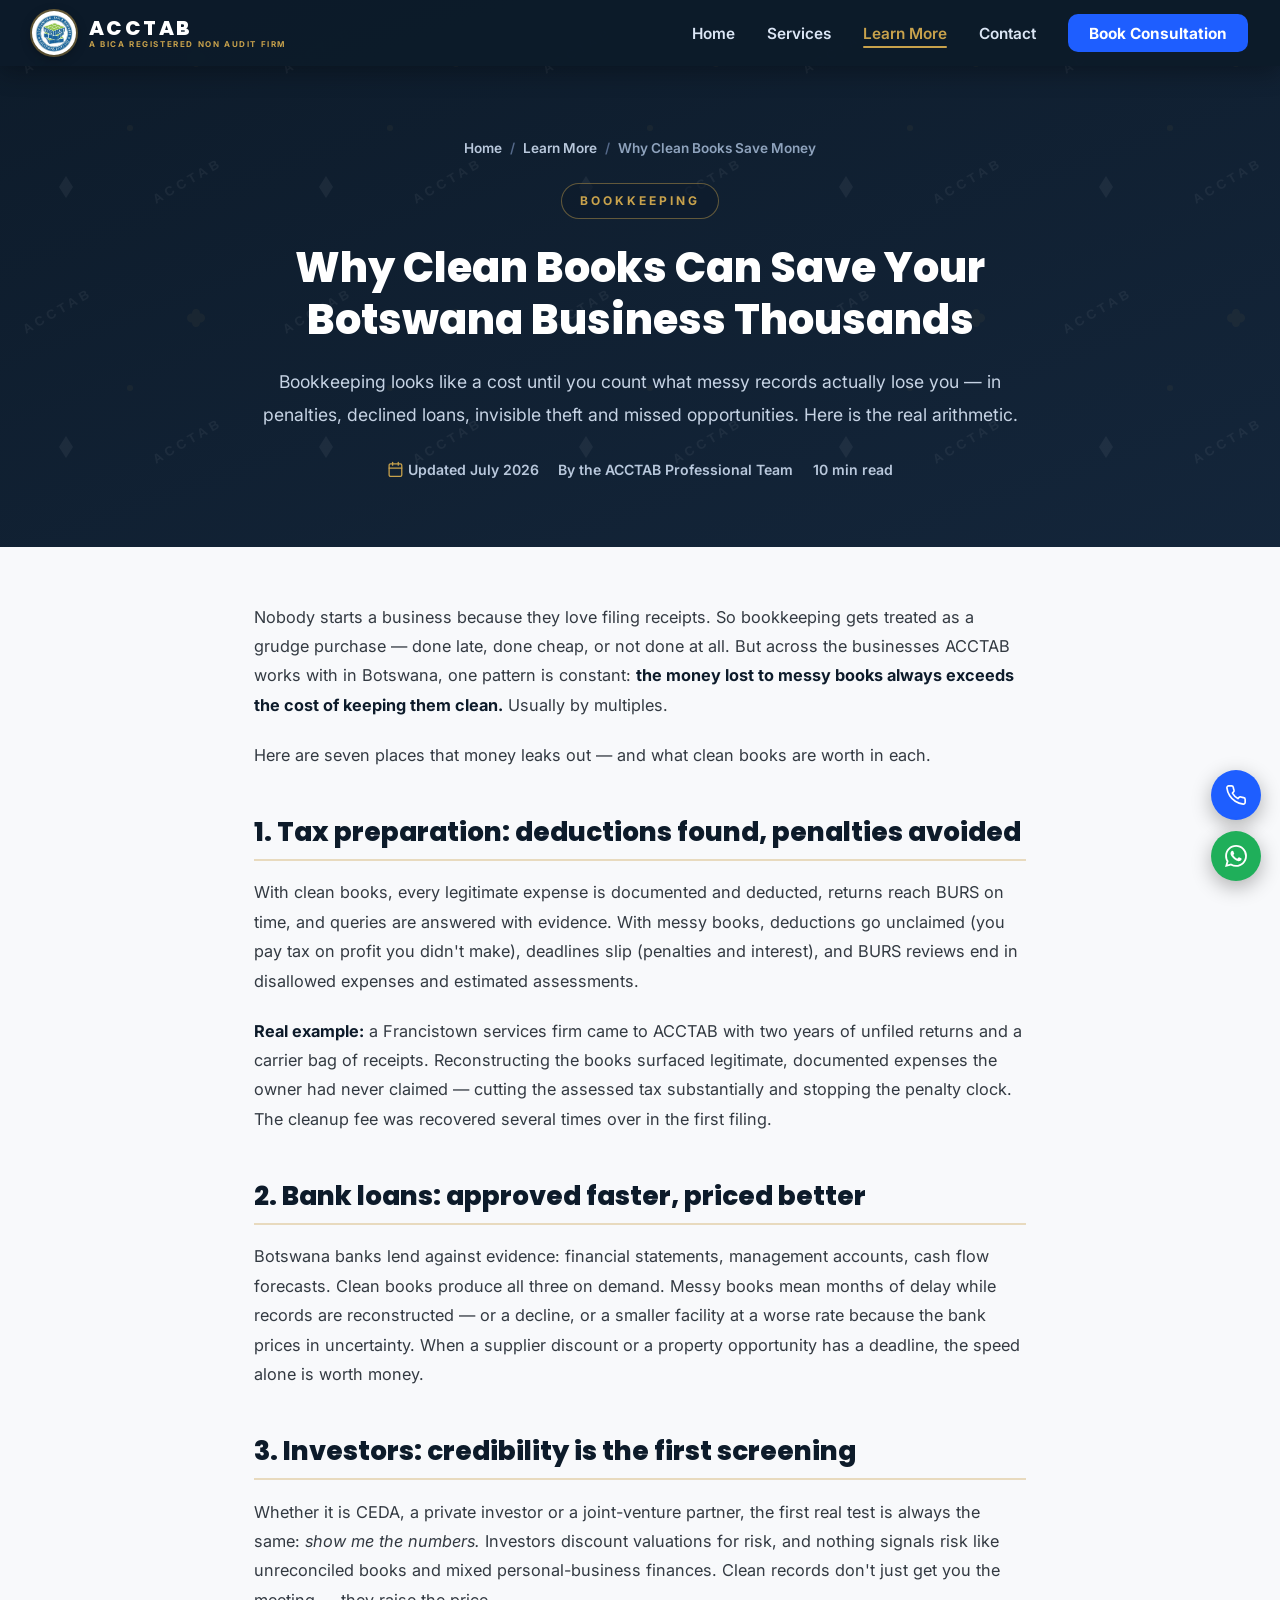
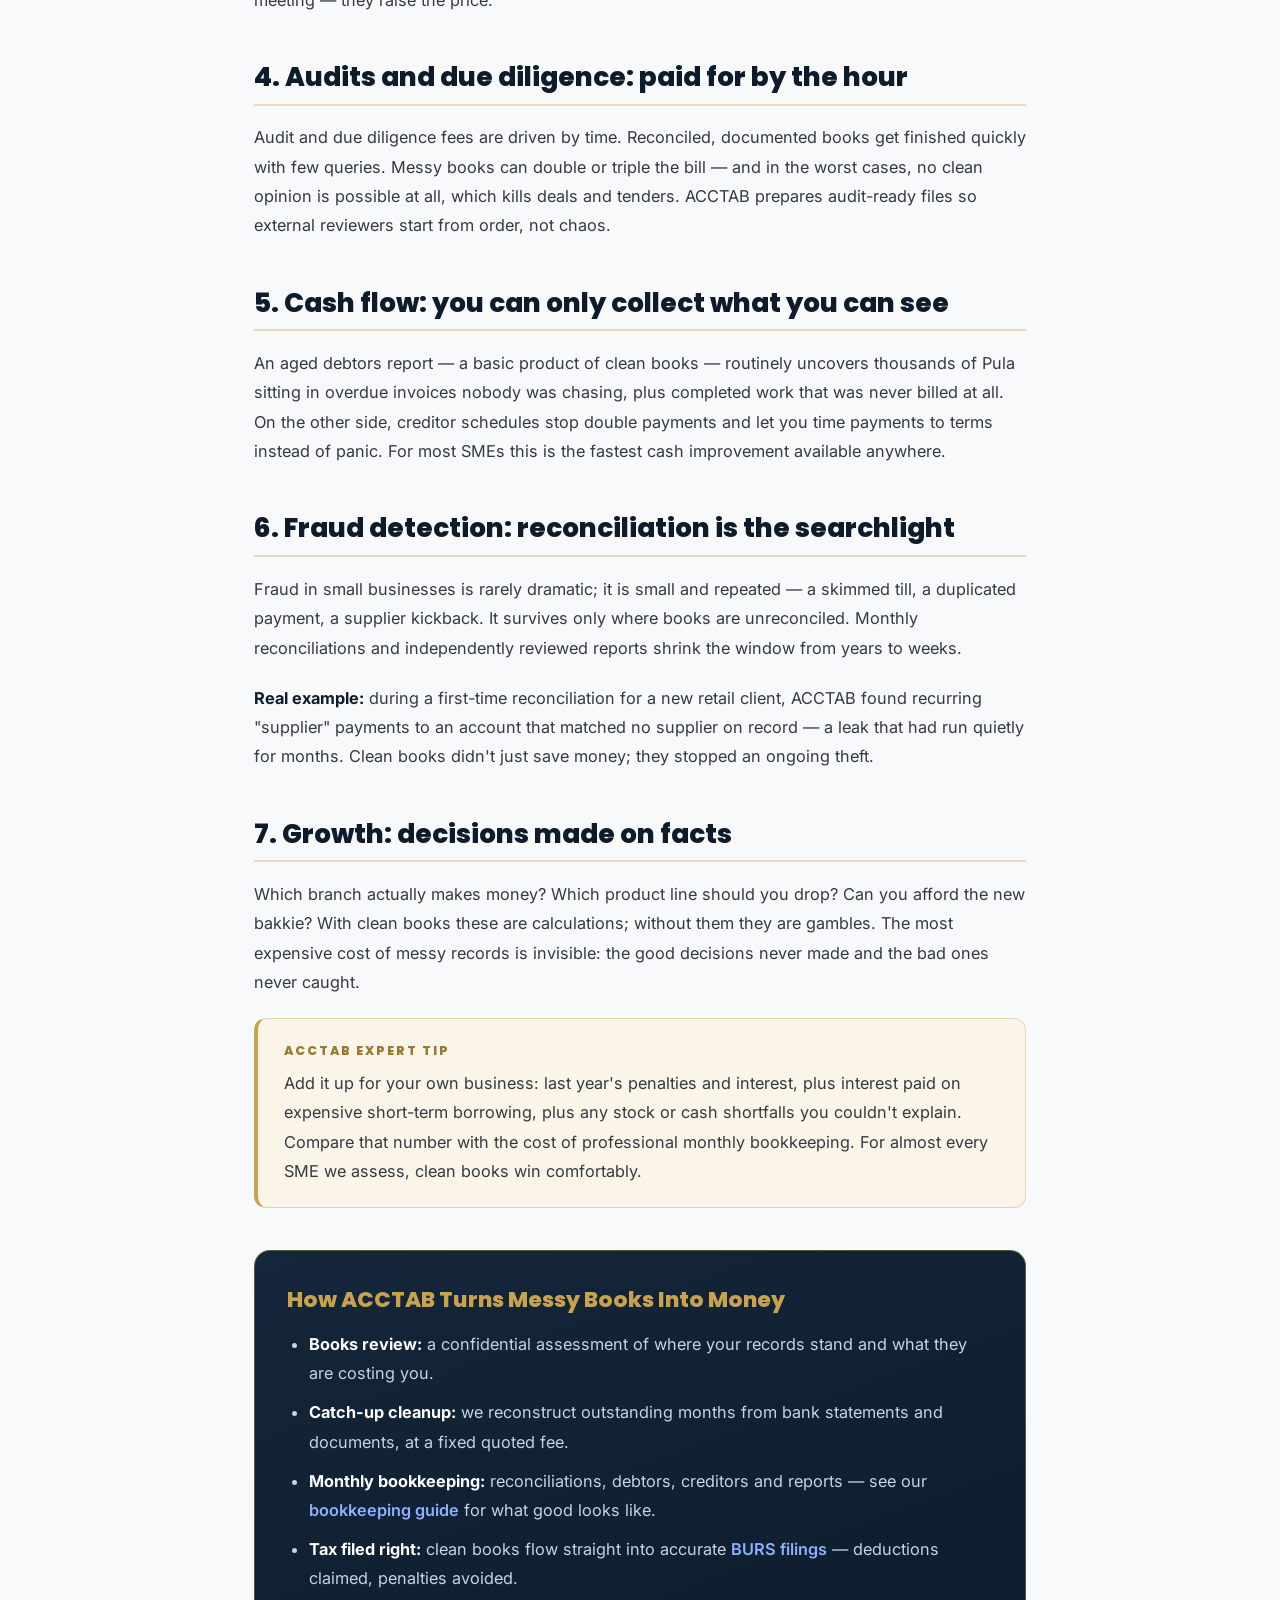
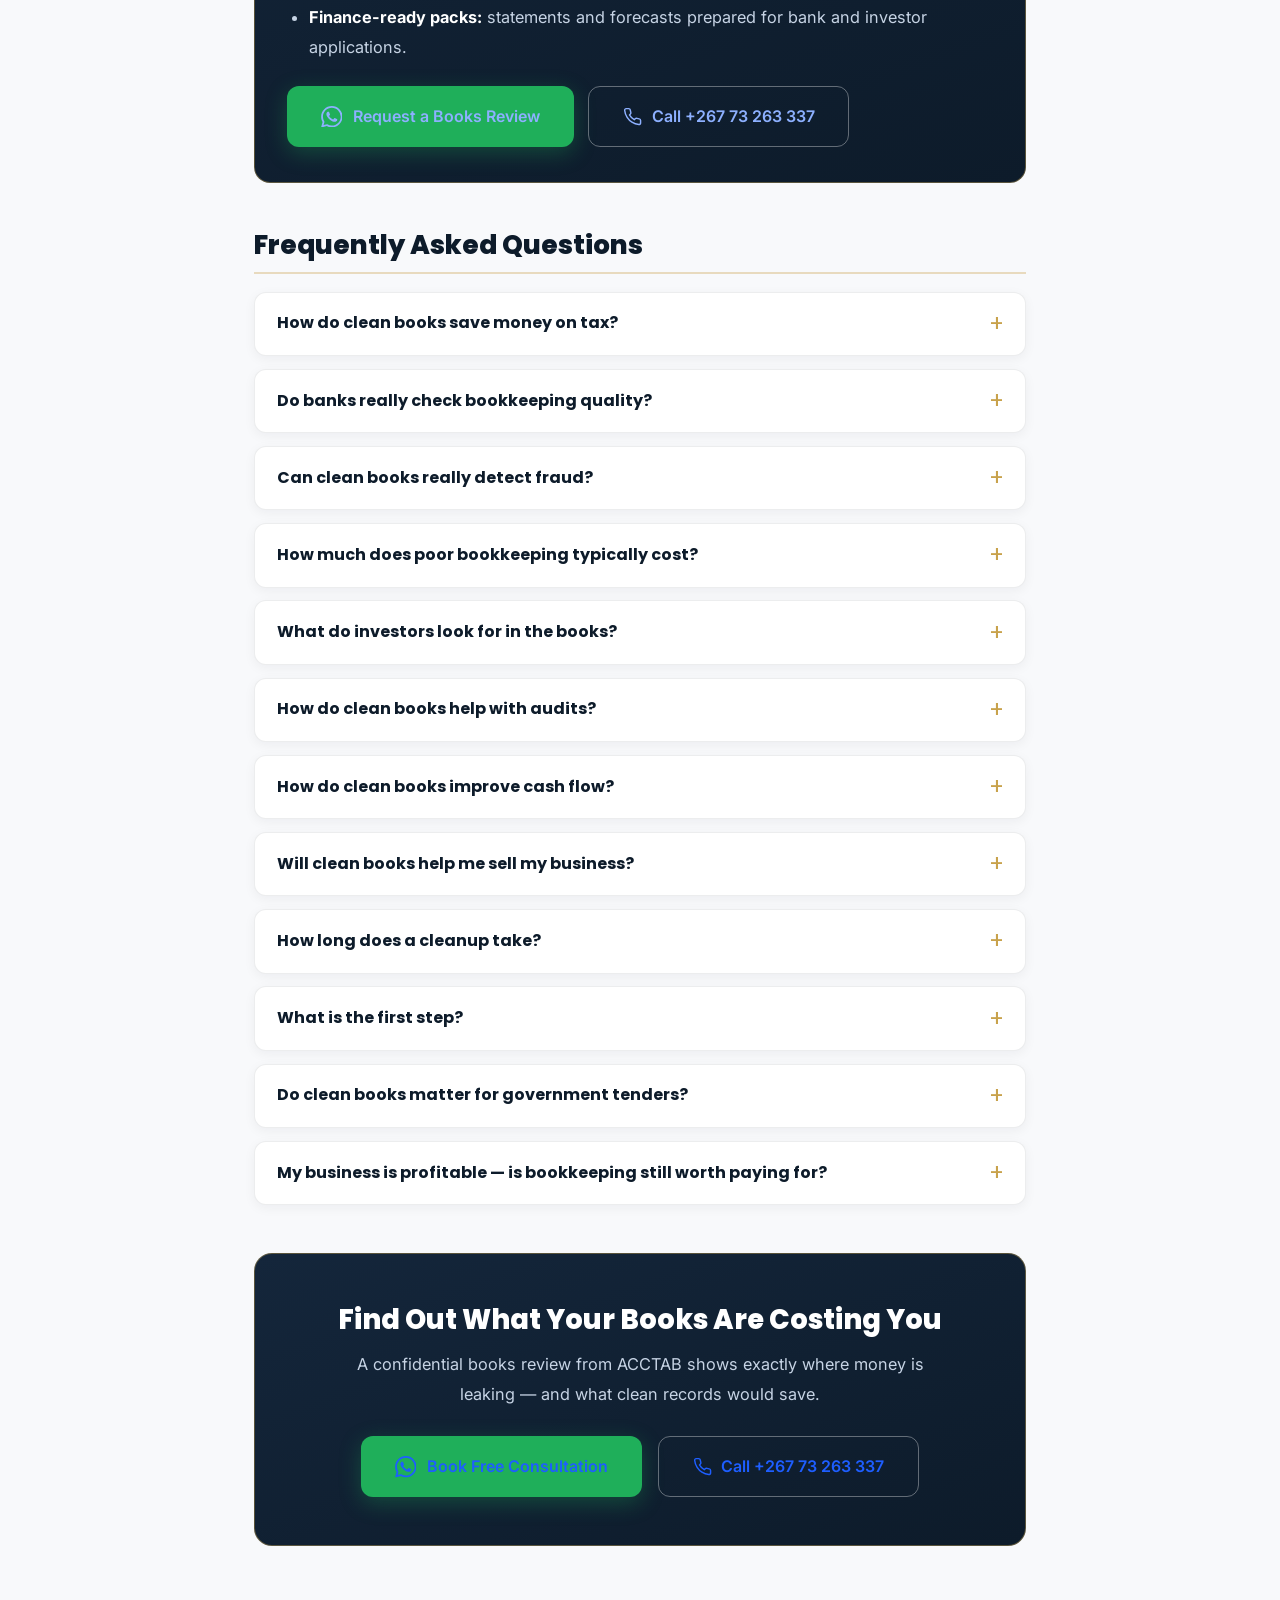
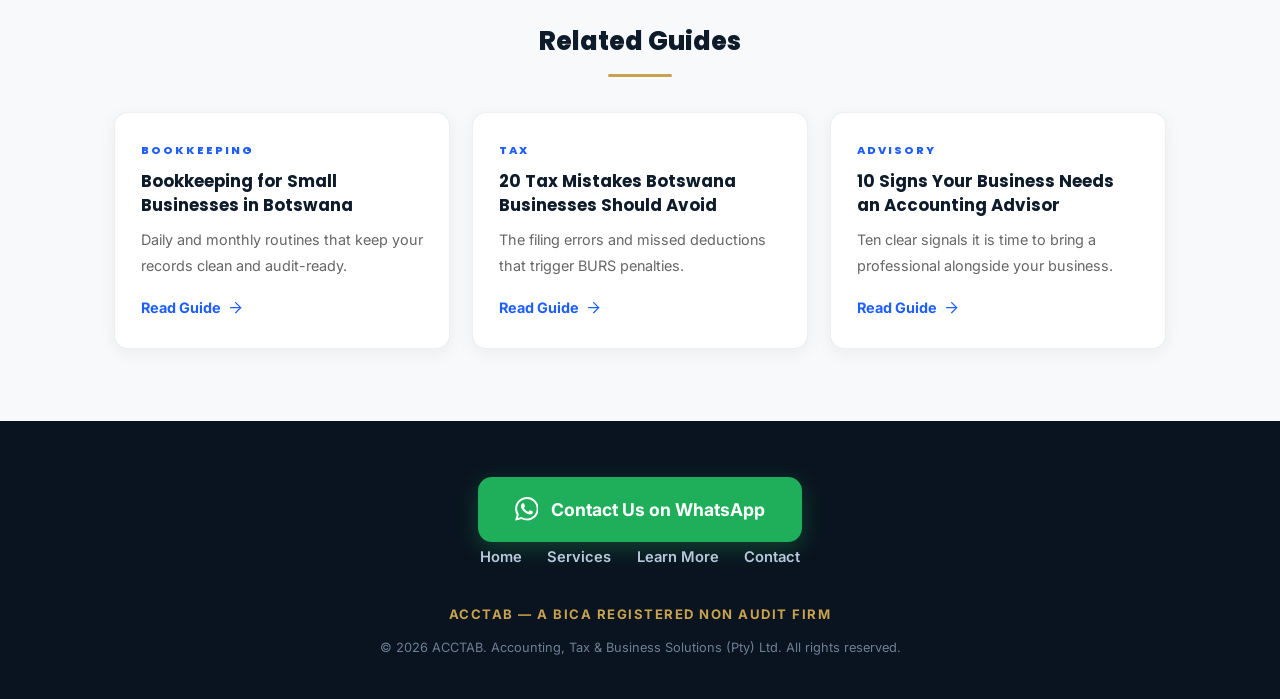
<file: articles/clean-books-save-money-botswana.html>
<!DOCTYPE html>
<html lang="en">
<head>
    <meta charset="UTF-8">
    <meta name="viewport" content="width=device-width, initial-scale=1.0">
    <title>Why Clean Books Can Save Your Botswana Business Thousands | ACCTAB</title>
    <meta name="description" content="Clean books make tax season painless, unlock bank loans, attract investors and expose fraud early. Here is what tidy financial records are really worth to a Botswana business — and how ACCTAB delivers them.">
    <meta name="keywords" content="clean books Botswana, bookkeeping benefits, tax preparation Botswana, business loans Botswana, fraud detection bookkeeping">
    <meta name="robots" content="index, follow">
    <link rel="canonical" href="https://www.acctabbw.com/articles/clean-books-save-money-botswana">

    <meta property="og:type" content="article">
    <meta property="og:title" content="Why Clean Books Can Save Your Botswana Business Thousands">
    <meta property="og:description" content="Tax, loans, investors, audits, cash flow and fraud — what tidy records are really worth in Pula.">
    <meta property="og:url" content="https://www.acctabbw.com/articles/clean-books-save-money-botswana">
    <meta property="og:image" content="https://www.acctabbw.com/acctab.jpg">
    <meta name="twitter:card" content="summary">

    <link rel="icon" type="image/jpeg" href="../acctab.jpg">
    <link rel="preconnect" href="https://fonts.googleapis.com">
    <link rel="preconnect" href="https://fonts.gstatic.com" crossorigin>
    <link href="https://fonts.googleapis.com/css2?family=Poppins:wght@700;800&family=Inter:wght@400;600;700&display=swap" rel="stylesheet">
    <link rel="stylesheet" href="../assets/site.css">

    <script type="application/ld+json">
    {
      "@context": "https://schema.org",
      "@graph": [
        {
          "@type": "Article",
          "headline": "Why Clean Books Can Save Your Botswana Business Thousands",
          "description": "Tax preparation, loans, investors, audits, cash flow, fraud detection and growth — the real financial value of clean books for Botswana businesses.",
          "image": "https://www.acctabbw.com/acctab.jpg",
          "author": { "@type": "Organization", "name": "ACCTAB Professional Team", "url": "https://www.acctabbw.com/" },
          "publisher": { "@type": "Organization", "name": "ACCTAB", "logo": { "@type": "ImageObject", "url": "https://www.acctabbw.com/acctab.jpg" } },
          "datePublished": "2026-07-17",
          "dateModified": "2026-07-17",
          "mainEntityOfPage": "https://www.acctabbw.com/articles/clean-books-save-money-botswana",
          "articleSection": "Bookkeeping"
        },
        {
          "@type": "BreadcrumbList",
          "itemListElement": [
            { "@type": "ListItem", "position": 1, "name": "Home", "item": "https://www.acctabbw.com/" },
            { "@type": "ListItem", "position": 2, "name": "Learn More", "item": "https://www.acctabbw.com/learn-more" },
            { "@type": "ListItem", "position": 3, "name": "Why Clean Books Can Save Your Botswana Business Thousands", "item": "https://www.acctabbw.com/articles/clean-books-save-money-botswana" }
          ]
        },
        {
          "@type": "FAQPage",
          "mainEntity": [
            { "@type": "Question", "name": "How do clean books save money on tax in Botswana?", "acceptedAnswer": { "@type": "Answer", "text": "Complete records mean every legitimate deduction is claimed, returns are filed on time (no penalties), and BURS queries are answered quickly with documents instead of ending in disallowed expenses and estimated assessments." } },
            { "@type": "Question", "name": "Do banks in Botswana really check bookkeeping quality?", "acceptedAnswer": { "@type": "Answer", "text": "Yes. Banks assess loan applications on financial statements, management accounts and bank-statement behaviour. Inconsistent or self-prepared figures slow approval, reduce amounts offered, or end in decline — professionally kept books do the opposite." } },
            { "@type": "Question", "name": "Can clean books really detect fraud?", "acceptedAnswer": { "@type": "Answer", "text": "Monthly reconciliations and reviewed reports make anomalies visible within weeks: duplicated payments, missing takings, unexplained supplier balances. Fraud thrives on unreconciled books and dies in reconciled ones." } },
            { "@type": "Question", "name": "How much does poor bookkeeping typically cost a small business?", "acceptedAnswer": { "@type": "Answer", "text": "Count BURS penalties and interest, disallowed deductions, declined or delayed finance, undetected leakage, and premium fees for year-end reconstruction work. For most SMEs, this comfortably exceeds the annual cost of professional bookkeeping." } },
            { "@type": "Question", "name": "What do investors look for in a Botswana business's books?", "acceptedAnswer": { "@type": "Answer", "text": "Consistent monthly records, reconciled bank accounts, credible margins and a clean split between owner and business finances. Investors price in risk — messy books mean a lower valuation or no deal at all." } },
            { "@type": "Question", "name": "How do clean books help with audits?", "acceptedAnswer": { "@type": "Answer", "text": "Audit fees are driven by time. Auditors working from reconciled, documented books finish faster, ask fewer questions and charge less. Messy books can double or triple audit costs — or make an audit opinion impossible." } },
            { "@type": "Question", "name": "How do clean books improve cash flow?", "acceptedAnswer": { "@type": "Answer", "text": "You can only chase debtors you can see. Aged debtor reports, creditor schedules and cash forecasts — all products of clean books — routinely free up cash that was silently trapped in late payments and unbilled work." } },
            { "@type": "Question", "name": "Will clean books help me sell my business one day?", "acceptedAnswer": { "@type": "Answer", "text": "Buyers pay for provable profit. A business with years of clean, professionally maintained records commands a better price and a smoother due diligence than one whose numbers live in the owner's head." } },
            { "@type": "Question", "name": "How long does it take ACCTAB to clean up messy books?", "acceptedAnswer": { "@type": "Answer", "text": "It depends on the volume and how many months are outstanding — typically a few weeks for a small business a year behind. ACCTAB quotes a fixed fee after a free assessment, so you know the cost before we start." } },
            { "@type": "Question", "name": "What is the first step to getting clean books?", "acceptedAnswer": { "@type": "Answer", "text": "A books review. ACCTAB assesses your current records, identifies gaps and risks, and gives you a prioritised plan — whether you then fix things in-house or hand the bookkeeping to us." } },
            { "@type": "Question", "name": "Do clean books matter for government tenders in Botswana?", "acceptedAnswer": { "@type": "Answer", "text": "Yes. Tender processes commonly require financial statements and tax clearance. Clean books mean both are available on demand — messy books mean missed tender deadlines." } },
            { "@type": "Question", "name": "Is it worth paying for bookkeeping if my business is profitable anyway?", "acceptedAnswer": { "@type": "Answer", "text": "Profitable businesses have the most to protect: more tax to optimise, more cash to safeguard from leakage, and more value to prove to banks and buyers. Clean books are how profit is kept, not just made." } }
          ]
        }
      ]
    }
    </script>
</head>
<body>
    <div class="page-loader" id="pageLoader" aria-hidden="true">
        <div class="loader-ring"></div>
        <span class="loader-text">ACCTAB</span>
    </div>

    <svg xmlns="http://www.w3.org/2000/svg" style="display:none" aria-hidden="true">
        <symbol id="i-phone" viewBox="0 0 24 24"><path d="M22 16.92v3a2 2 0 0 1-2.18 2 19.79 19.79 0 0 1-8.63-3.07 19.5 19.5 0 0 1-6-6A19.79 19.79 0 0 1 2.08 4.18 2 2 0 0 1 4.06 2h3a2 2 0 0 1 2 1.72c.13.96.36 1.9.7 2.81a2 2 0 0 1-.45 2.11L8.09 9.91a16 16 0 0 0 6 6l1.27-1.27a2 2 0 0 1 2.11-.45c.91.34 1.85.57 2.81.7A2 2 0 0 1 22 16.92z"/></symbol>
        <symbol id="i-arrow" viewBox="0 0 24 24"><path d="M5 12h14"/><path d="m12 5 7 7-7 7"/></symbol>
        <symbol id="i-up" viewBox="0 0 24 24"><path d="m18 15-6-6-6 6"/></symbol>
        <symbol id="i-cal" viewBox="0 0 24 24"><rect x="3" y="4" width="18" height="18" rx="2"/><path d="M16 2v4"/><path d="M8 2v4"/><path d="M3 10h18"/></symbol>
        <symbol id="i-wa" viewBox="0 0 24 24"><path d="M17.472 14.382c-.297-.149-1.758-.867-2.03-.967-.273-.099-.471-.148-.67.15-.197.297-.767.966-.94 1.164-.173.199-.347.223-.644.075-.297-.15-1.255-.463-2.39-1.475-.883-.788-1.48-1.761-1.653-2.059-.173-.297-.018-.458.13-.606.134-.133.298-.347.446-.52.149-.174.198-.298.298-.497.099-.198.05-.371-.025-.52-.075-.149-.669-1.612-.916-2.207-.242-.579-.487-.5-.669-.51-.173-.008-.371-.01-.57-.01-.198 0-.52.074-.792.372-.272.297-1.04 1.016-1.04 2.479 0 1.462 1.065 2.875 1.213 3.074.149.198 2.096 3.2 5.077 4.487.709.306 1.262.489 1.694.625.712.227 1.36.195 1.871.118.571-.085 1.758-.719 2.006-1.413.248-.694.248-1.289.173-1.413-.074-.124-.272-.198-.57-.347m-5.421 7.403h-.004a9.87 9.87 0 0 1-5.031-1.378l-.361-.214-3.741.982.998-3.648-.235-.374a9.86 9.86 0 0 1-1.51-5.26c.001-5.45 4.436-9.884 9.888-9.884 2.64 0 5.122 1.03 6.988 2.898a9.825 9.825 0 0 1 2.893 6.994c-.003 5.45-4.437 9.884-9.885 9.884m8.413-18.297A11.815 11.815 0 0 0 12.05 0C5.495 0 .16 5.335.157 11.892c0 2.096.547 4.142 1.588 5.945L.057 24l6.305-1.654a11.882 11.882 0 0 0 5.683 1.448h.005c6.554 0 11.89-5.335 11.893-11.893a11.821 11.821 0 0 0-3.48-8.413z"/></symbol>
    </svg>

    <nav id="navbar">
        <div class="nav-shine" aria-hidden="true"></div>
        <a href="/" class="brand" aria-label="ACCTAB home">
            <img src="../acctab.jpg" alt="ACCTAB - Accounting, Tax & Business Solutions logo" class="brand-logo">
            <span class="brand-text">
                <span class="brand-name">ACCTAB</span>
                <span class="brand-tag">A BICA Registered Non Audit Firm</span>
            </span>
        </a>
        <button class="hamburger" id="hamburger" aria-label="Toggle menu" aria-expanded="false">
            <span></span><span></span><span></span>
        </button>
        <div class="nav-right" id="navMenu">
            <ul>
                <li><a href="/">Home</a></li>
                <li><a href="/services">Services</a></li>
                <li><a href="/learn-more" class="active">Learn More</a></li>
                <li><a href="/#contact">Contact</a></li>
                <li><a href="https://wa.me/26773263337?text=Hi%2C%20I%20would%20like%20to%20book%20a%20free%20consultation." class="nav-cta" target="_blank" rel="noopener">Book Consultation</a></li>
            </ul>
        </div>
    </nav>

    <header class="page-hero">
        <ol class="crumbs">
            <li><a href="/">Home</a></li>
            <li class="sep">/</li>
            <li><a href="/learn-more">Learn More</a></li>
            <li class="sep">/</li>
            <li aria-current="page">Why Clean Books Save Money</li>
        </ol>
        <span class="hero-eyebrow">Bookkeeping</span>
        <h1>Why Clean Books Can Save Your Botswana Business Thousands</h1>
        <p class="lede">Bookkeeping looks like a cost until you count what messy records actually lose you — in penalties, declined loans, invisible theft and missed opportunities. Here is the real arithmetic.</p>
        <div class="art-meta">
            <span><svg class="icon" aria-hidden="true"><use href="#i-cal"/></svg> Updated July 2026</span>
            <span>By the ACCTAB Professional Team</span>
            <span>10 min read</span>
        </div>
    </header>

    <main class="art-wrap">
        <article class="art-body">
            <p>
                Nobody starts a business because they love filing receipts. So bookkeeping gets treated as a grudge purchase — done late, done cheap, or not done at all. But across the businesses ACCTAB works with in Botswana, one pattern is constant: <strong>the money lost to messy books always exceeds the cost of keeping them clean.</strong> Usually by multiples.
            </p>
            <p>
                Here are seven places that money leaks out — and what clean books are worth in each.
            </p>

            <nav class="toc" aria-label="Table of contents">
                <h2>In This Guide</h2>
                <ol>
                    <li><a href="#tax">Tax Preparation &amp; Penalties</a></li>
                    <li><a href="#loans">Bank Loans &amp; Finance</a></li>
                    <li><a href="#investors">Investors &amp; Valuations</a></li>
                    <li><a href="#audits">Audits &amp; Due Diligence</a></li>
                    <li><a href="#cashflow">Cash Flow</a></li>
                    <li><a href="#fraud">Fraud Detection</a></li>
                    <li><a href="#growth">Growth Decisions</a></li>
                    <li><a href="#acctab">How ACCTAB Delivers Clean Books</a></li>
                    <li><a href="#faq">Frequently Asked Questions</a></li>
                </ol>
            </nav>

            <h2 id="tax">1. Tax preparation: deductions found, penalties avoided</h2>
            <p>
                With clean books, every legitimate expense is documented and deducted, returns reach BURS on time, and queries are answered with evidence. With messy books, deductions go unclaimed (you pay tax on profit you didn't make), deadlines slip (penalties and interest), and BURS reviews end in disallowed expenses and estimated assessments.
            </p>
            <p>
                <strong>Real example:</strong> a Francistown services firm came to ACCTAB with two years of unfiled returns and a carrier bag of receipts. Reconstructing the books surfaced legitimate, documented expenses the owner had never claimed — cutting the assessed tax substantially and stopping the penalty clock. The cleanup fee was recovered several times over in the first filing.
            </p>

            <h2 id="loans">2. Bank loans: approved faster, priced better</h2>
            <p>
                Botswana banks lend against evidence: financial statements, management accounts, cash flow forecasts. Clean books produce all three on demand. Messy books mean months of delay while records are reconstructed — or a decline, or a smaller facility at a worse rate because the bank prices in uncertainty. When a supplier discount or a property opportunity has a deadline, the speed alone is worth money.
            </p>

            <h2 id="investors">3. Investors: credibility is the first screening</h2>
            <p>
                Whether it is CEDA, a private investor or a joint-venture partner, the first real test is always the same: <em>show me the numbers.</em> Investors discount valuations for risk, and nothing signals risk like unreconciled books and mixed personal-business finances. Clean records don't just get you the meeting — they raise the price.
            </p>

            <h2 id="audits">4. Audits and due diligence: paid for by the hour</h2>
            <p>
                Audit and due diligence fees are driven by time. Reconciled, documented books get finished quickly with few queries. Messy books can double or triple the bill — and in the worst cases, no clean opinion is possible at all, which kills deals and tenders. ACCTAB prepares audit-ready files so external reviewers start from order, not chaos.
            </p>

            <h2 id="cashflow">5. Cash flow: you can only collect what you can see</h2>
            <p>
                An aged debtors report — a basic product of clean books — routinely uncovers thousands of Pula sitting in overdue invoices nobody was chasing, plus completed work that was never billed at all. On the other side, creditor schedules stop double payments and let you time payments to terms instead of panic. For most SMEs this is the fastest cash improvement available anywhere.
            </p>

            <h2 id="fraud">6. Fraud detection: reconciliation is the searchlight</h2>
            <p>
                Fraud in small businesses is rarely dramatic; it is small and repeated — a skimmed till, a duplicated payment, a supplier kickback. It survives only where books are unreconciled. Monthly reconciliations and independently reviewed reports shrink the window from years to weeks.
            </p>
            <p>
                <strong>Real example:</strong> during a first-time reconciliation for a new retail client, ACCTAB found recurring "supplier" payments to an account that matched no supplier on record — a leak that had run quietly for months. Clean books didn't just save money; they stopped an ongoing theft.
            </p>

            <h2 id="growth">7. Growth: decisions made on facts</h2>
            <p>
                Which branch actually makes money? Which product line should you drop? Can you afford the new bakkie? With clean books these are calculations; without them they are gambles. The most expensive cost of messy records is invisible: the good decisions never made and the bad ones never caught.
            </p>

            <div class="tip-box">
                <span class="tip-label">ACCTAB Expert Tip</span>
                <p>Add it up for your own business: last year's penalties and interest, plus interest paid on expensive short-term borrowing, plus any stock or cash shortfalls you couldn't explain. Compare that number with the cost of professional monthly bookkeeping. For almost every SME we assess, clean books win comfortably.</p>
            </div>

            <section class="acctab-box" id="acctab">
                <h2>How ACCTAB Turns Messy Books Into Money</h2>
                <ul>
                    <li><strong>Books review:</strong> a confidential assessment of where your records stand and what they are costing you.</li>
                    <li><strong>Catch-up cleanup:</strong> we reconstruct outstanding months from bank statements and documents, at a fixed quoted fee.</li>
                    <li><strong>Monthly bookkeeping:</strong> reconciliations, debtors, creditors and reports — see our <a href="/articles/bookkeeping-small-business-botswana">bookkeeping guide</a> for what good looks like.</li>
                    <li><strong>Tax filed right:</strong> clean books flow straight into accurate <a href="/articles/botswana-business-tax-guide">BURS filings</a> — deductions claimed, penalties avoided.</li>
                    <li><strong>Finance-ready packs:</strong> statements and forecasts prepared for bank and investor applications.</li>
                </ul>
                <div class="box-ctas">
                    <a href="https://wa.me/26773263337?text=Hi%2C%20I%20would%20like%20a%20books%20review%20for%20my%20business." class="btn-whatsapp" target="_blank" rel="noopener"><svg class="wa-glyph" aria-hidden="true"><use href="#i-wa"/></svg> Request a Books Review</a>
                    <a href="tel:+26773263337" class="btn-secondary"><svg class="icon" aria-hidden="true"><use href="#i-phone"/></svg> Call +267 73 263 337</a>
                </div>
            </section>

            <h2 id="faq">Frequently Asked Questions</h2>
            <div class="faq">
                <details><summary>How do clean books save money on tax?</summary><div class="faq-a"><p>Every legitimate deduction is documented and claimed, returns are filed on time, and BURS queries are answered with evidence instead of ending in disallowed expenses and estimated assessments.</p></div></details>
                <details><summary>Do banks really check bookkeeping quality?</summary><div class="faq-a"><p>Yes — banks lend against financial statements, management accounts and bank behaviour. Professional books speed approval and improve terms; messy ones delay, shrink or kill applications.</p></div></details>
                <details><summary>Can clean books really detect fraud?</summary><div class="faq-a"><p>Monthly reconciliations make anomalies visible within weeks — duplicated payments, missing takings, phantom suppliers. Fraud thrives on unreconciled books and dies in reconciled ones.</p></div></details>
                <details><summary>How much does poor bookkeeping typically cost?</summary><div class="faq-a"><p>Penalties, disallowed deductions, declined finance, undetected leakage and premium year-end reconstruction fees — for most SMEs, comfortably more than professional bookkeeping costs.</p></div></details>
                <details><summary>What do investors look for in the books?</summary><div class="faq-a"><p>Consistent monthly records, reconciled banks, credible margins, and a clean owner/business split. Messy books mean a discounted valuation or no deal.</p></div></details>
                <details><summary>How do clean books help with audits?</summary><div class="faq-a"><p>Audit fees follow time. Reconciled, documented books get audited fast and cheap; messy books can triple the bill or make a clean opinion impossible.</p></div></details>
                <details><summary>How do clean books improve cash flow?</summary><div class="faq-a"><p>Aged debtor reports surface money trapped in overdue and unbilled work; creditor schedules stop double payments. It is the fastest cash improvement most SMEs can make.</p></div></details>
                <details><summary>Will clean books help me sell my business?</summary><div class="faq-a"><p>Buyers pay for provable profit. Years of clean records mean a better price and smoother due diligence.</p></div></details>
                <details><summary>How long does a cleanup take?</summary><div class="faq-a"><p>Typically a few weeks for a small business a year behind. ACCTAB quotes a fixed fee after a free assessment.</p></div></details>
                <details><summary>What is the first step?</summary><div class="faq-a"><p>A books review — ACCTAB assesses your records, identifies gaps and risks, and gives you a prioritised plan.</p></div></details>
                <details><summary>Do clean books matter for government tenders?</summary><div class="faq-a"><p>Yes — tenders commonly require financial statements and tax clearance. Clean books make both available on demand.</p></div></details>
                <details><summary>My business is profitable — is bookkeeping still worth paying for?</summary><div class="faq-a"><p>Profitable businesses have the most to protect: more tax to optimise, more cash to safeguard, more value to prove. Clean books are how profit is kept, not just made.</p></div></details>
            </div>

            <div class="cta-banner">
                <h2>Find Out What Your Books Are Costing You</h2>
                <p>A confidential books review from ACCTAB shows exactly where money is leaking — and what clean records would save.</p>
                <div class="cta-btns">
                    <a href="https://wa.me/26773263337?text=Hi%2C%20I%20read%20your%20clean%20books%20article%20and%20would%20like%20a%20consultation." class="btn-whatsapp" target="_blank" rel="noopener"><svg class="wa-glyph" aria-hidden="true"><use href="#i-wa"/></svg> Book Free Consultation</a>
                    <a href="tel:+26773263337" class="btn-secondary"><svg class="icon" aria-hidden="true"><use href="#i-phone"/></svg> Call +267 73 263 337</a>
                </div>
            </div>
        </article>
    </main>

    <section class="related">
        <h2>Related Guides</h2>
        <div class="gold-divider"></div>
        <div class="rel-grid">
            <a class="rel-card" href="/articles/bookkeeping-small-business-botswana">
                <span class="cat">Bookkeeping</span>
                <h3>Bookkeeping for Small Businesses in Botswana</h3>
                <p>Daily and monthly routines that keep your records clean and audit-ready.</p>
                <span class="read-more">Read Guide <svg class="icon" aria-hidden="true"><use href="#i-arrow"/></svg></span>
            </a>
            <a class="rel-card" href="/articles/tax-mistakes-botswana">
                <span class="cat">Tax</span>
                <h3>20 Tax Mistakes Botswana Businesses Should Avoid</h3>
                <p>The filing errors and missed deductions that trigger BURS penalties.</p>
                <span class="read-more">Read Guide <svg class="icon" aria-hidden="true"><use href="#i-arrow"/></svg></span>
            </a>
            <a class="rel-card" href="/articles/signs-you-need-accounting-advisor">
                <span class="cat">Advisory</span>
                <h3>10 Signs Your Business Needs an Accounting Advisor</h3>
                <p>Ten clear signals it is time to bring a professional alongside your business.</p>
                <span class="read-more">Read Guide <svg class="icon" aria-hidden="true"><use href="#i-arrow"/></svg></span>
            </a>
        </div>
    </section>

    <footer>
        <a href="https://wa.me/26773263337" class="whatsapp-btn" target="_blank" rel="noopener">
            <svg class="wa-glyph" aria-hidden="true"><use href="#i-wa"/></svg>
            Contact Us on WhatsApp
        </a>
        <ul class="footer-links">
            <li><a href="/">Home</a></li>
            <li><a href="/services">Services</a></li>
            <li><a href="/learn-more">Learn More</a></li>
            <li><a href="/#contact">Contact</a></li>
        </ul>
        <div class="footer-note">ACCTAB — A BICA Registered Non Audit Firm</div>
        <div class="footer-copy">© <span id="year"></span> ACCTAB. Accounting, Tax &amp; Business Solutions (Pty) Ltd. All rights reserved.</div>
    </footer>

    <div class="floating-btns">
        <button class="fab fab-top" id="backToTop" aria-label="Back to top"><svg class="icon" aria-hidden="true"><use href="#i-up"/></svg></button>
        <a href="tel:+26773263337" class="fab fab-phone" aria-label="Call us"><svg class="icon" aria-hidden="true"><use href="#i-phone"/></svg></a>
        <a href="https://wa.me/26773263337" class="fab fab-whatsapp" target="_blank" rel="noopener" aria-label="Chat on WhatsApp"><svg class="wa-glyph" aria-hidden="true"><use href="#i-wa"/></svg></a>
    </div>

    <script src="../assets/site.js" defer></script>
</body>
</html>
</file>
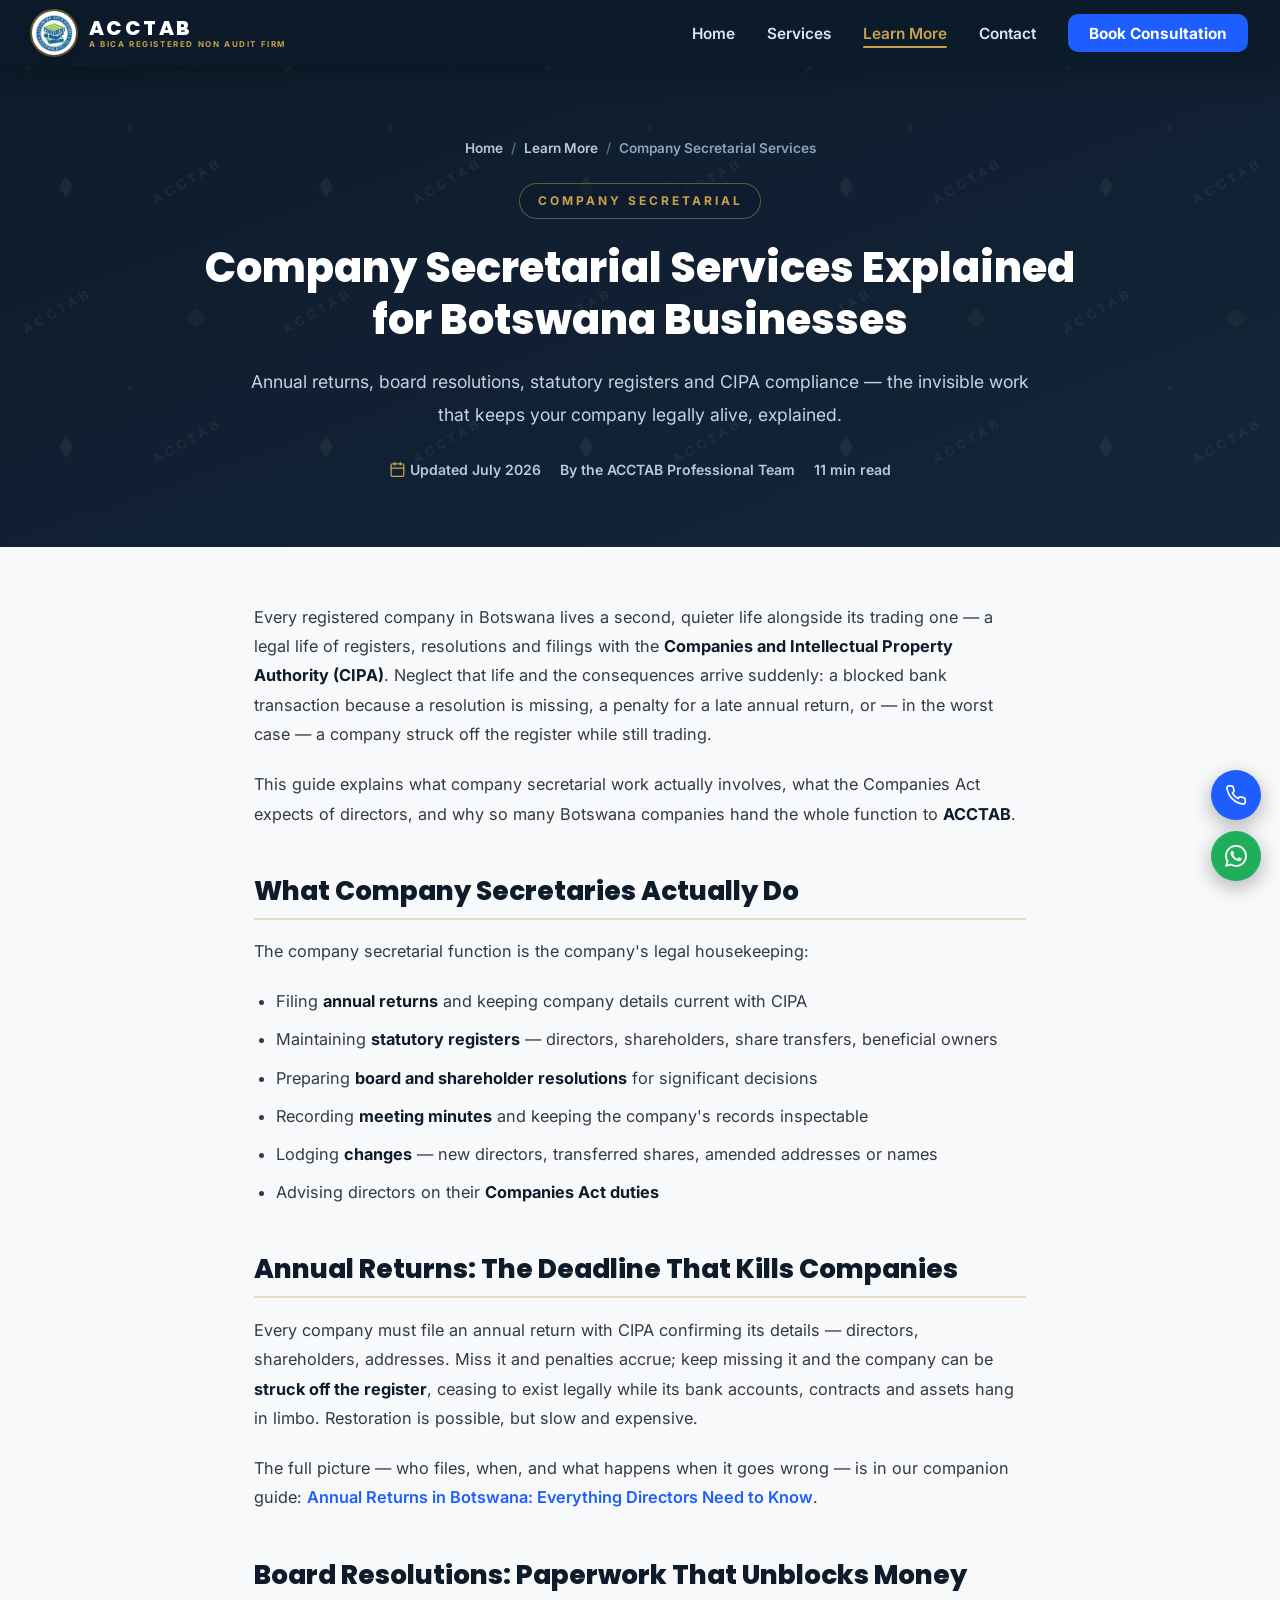
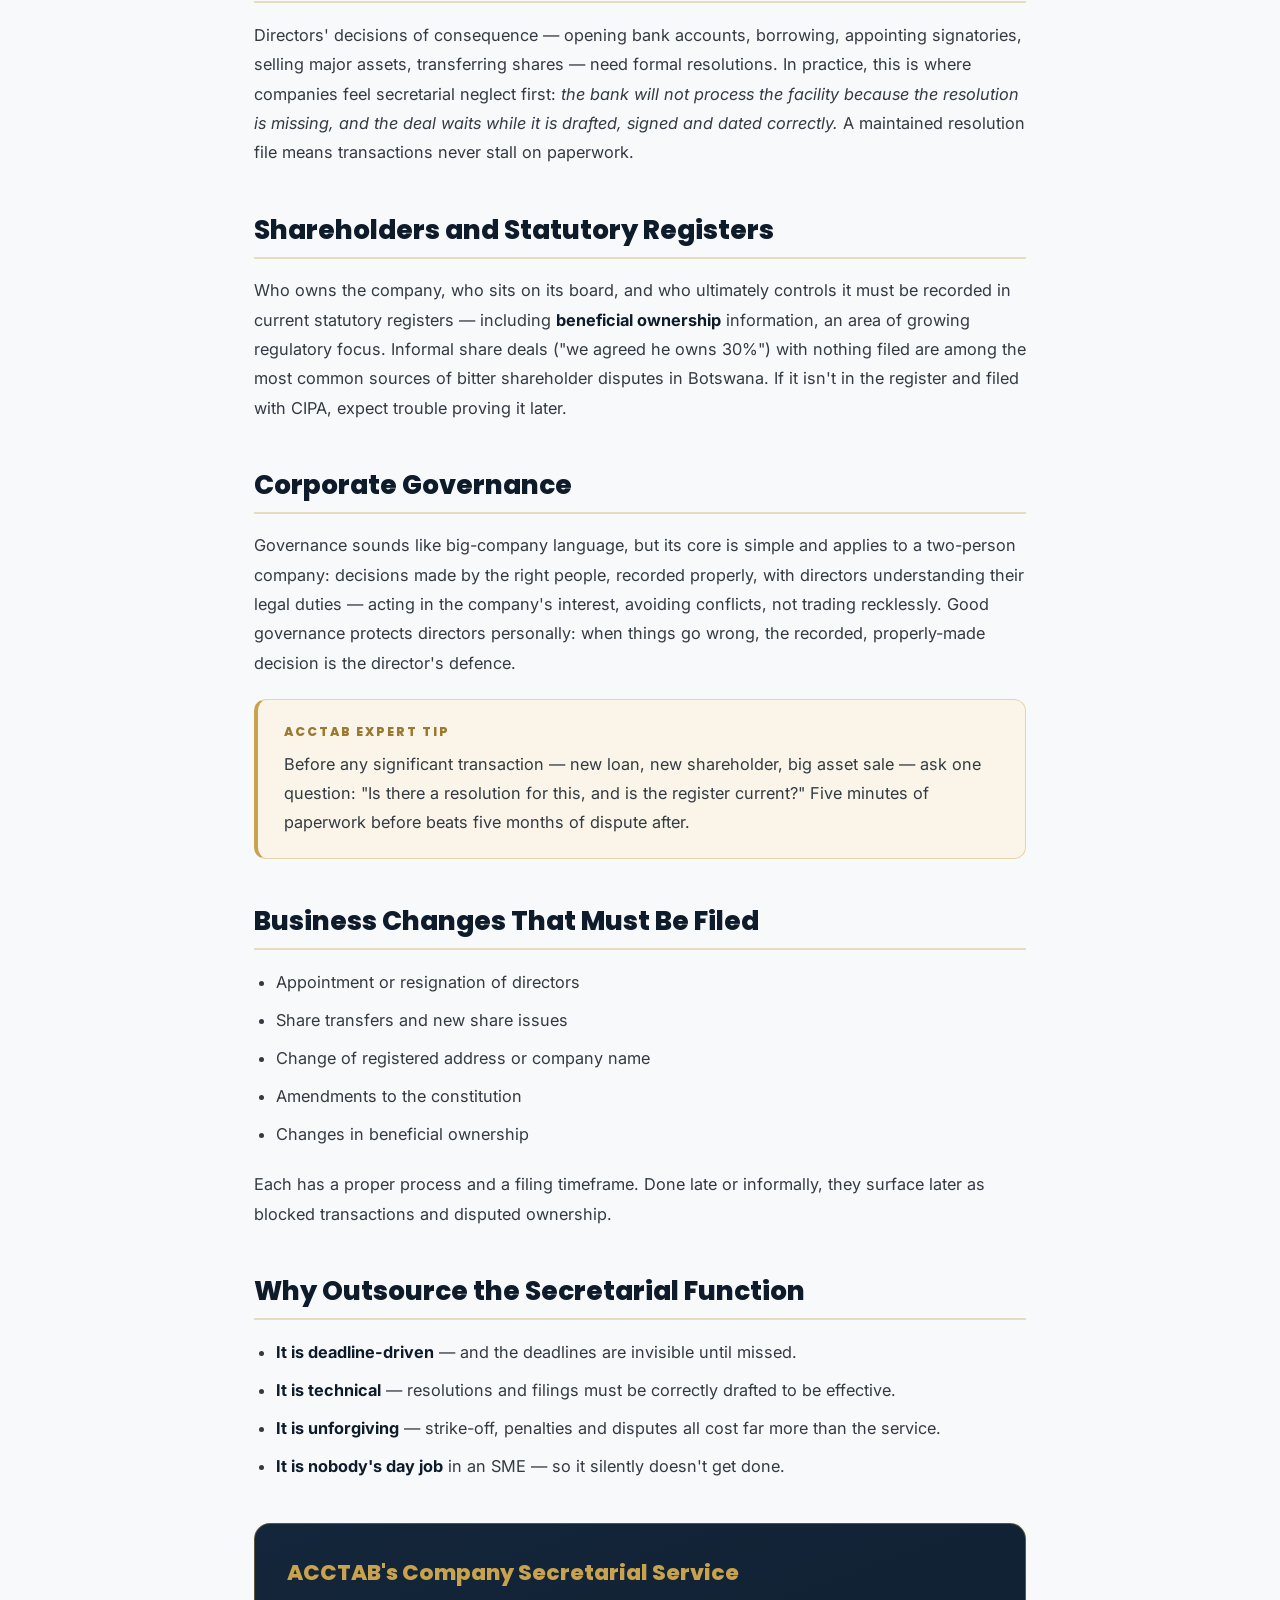
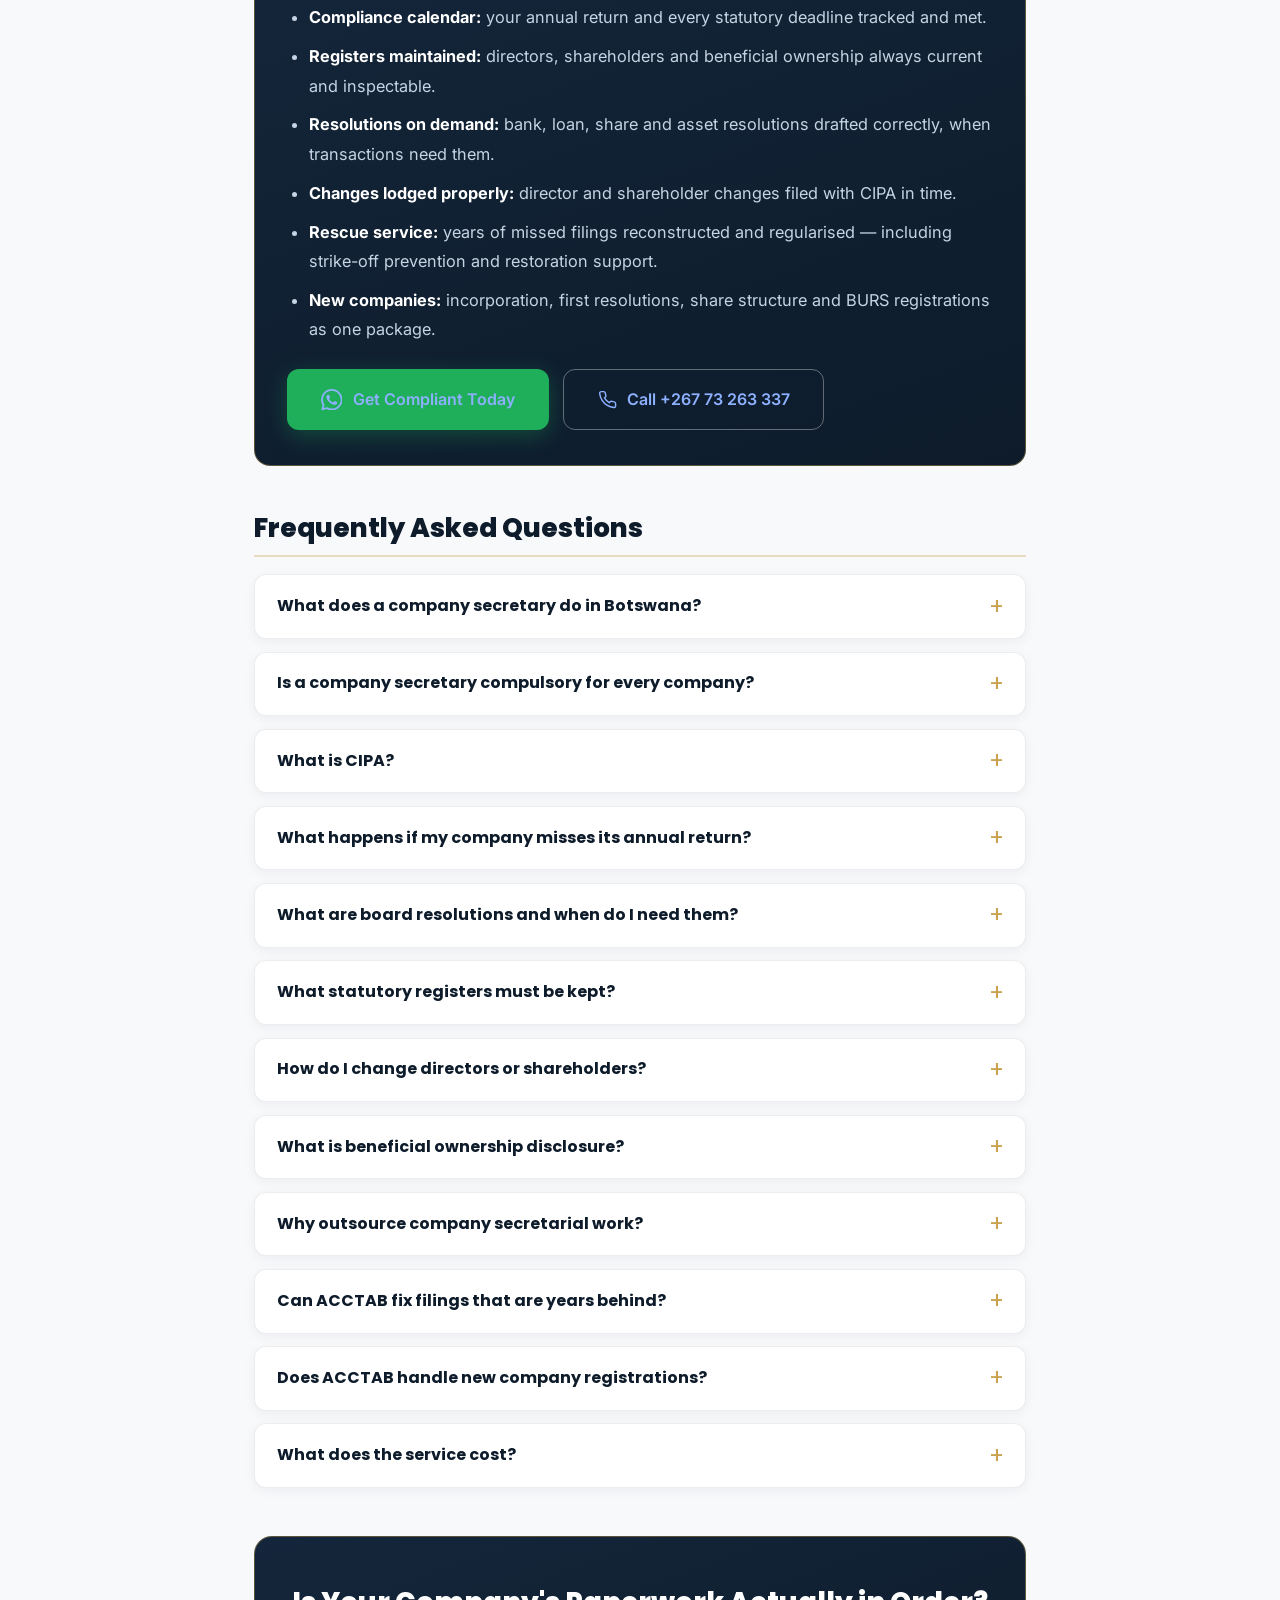
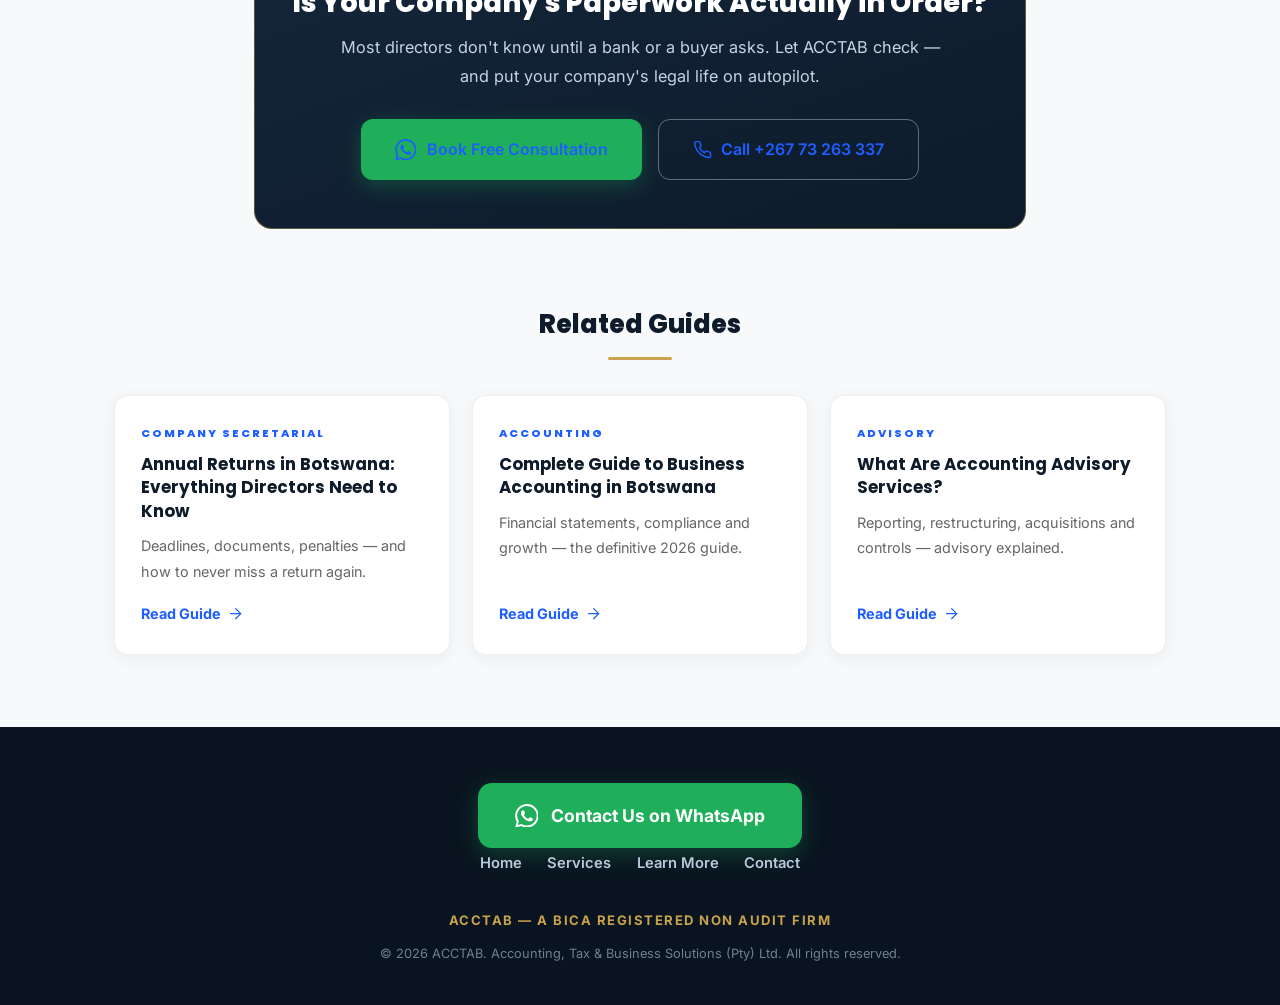
<file: articles/company-secretarial-services-botswana.html>
<!DOCTYPE html>
<html lang="en">
<head>
    <meta charset="UTF-8">
    <meta name="viewport" content="width=device-width, initial-scale=1.0">
    <title>Company Secretarial Services Explained for Botswana Businesses | ACCTAB</title>
    <meta name="description" content="What company secretarial services cover in Botswana: CIPA annual returns, board resolutions, shareholder records and corporate governance — and why outsourcing to ACCTAB keeps your company compliant.">
    <meta name="keywords" content="company secretarial Botswana, annual returns Botswana, corporate governance Botswana, CIPA compliance, board resolutions Botswana">
    <meta name="robots" content="index, follow">
    <link rel="canonical" href="https://www.acctabbw.com/articles/company-secretarial-services-botswana">

    <meta property="og:type" content="article">
    <meta property="og:title" content="Company Secretarial Services Explained for Botswana Businesses">
    <meta property="og:description" content="Annual returns, board resolutions, shareholder records and CIPA compliance — what a company secretary actually does.">
    <meta property="og:url" content="https://www.acctabbw.com/articles/company-secretarial-services-botswana">
    <meta property="og:image" content="https://www.acctabbw.com/acctab.jpg">
    <meta name="twitter:card" content="summary">

    <link rel="icon" type="image/jpeg" href="../acctab.jpg">
    <link rel="preconnect" href="https://fonts.googleapis.com">
    <link rel="preconnect" href="https://fonts.gstatic.com" crossorigin>
    <link href="https://fonts.googleapis.com/css2?family=Poppins:wght@700;800&family=Inter:wght@400;600;700&display=swap" rel="stylesheet">
    <link rel="stylesheet" href="../assets/site.css">

    <script type="application/ld+json">
    {
      "@context": "https://schema.org",
      "@graph": [
        {
          "@type": "Article",
          "headline": "Company Secretarial Services Explained for Botswana Businesses",
          "description": "CIPA annual returns, board resolutions, shareholder records and corporate governance for Botswana companies.",
          "image": "https://www.acctabbw.com/acctab.jpg",
          "author": { "@type": "Organization", "name": "ACCTAB Professional Team", "url": "https://www.acctabbw.com/" },
          "publisher": { "@type": "Organization", "name": "ACCTAB", "logo": { "@type": "ImageObject", "url": "https://www.acctabbw.com/acctab.jpg" } },
          "datePublished": "2026-07-17",
          "dateModified": "2026-07-17",
          "mainEntityOfPage": "https://www.acctabbw.com/articles/company-secretarial-services-botswana",
          "articleSection": "Company Secretarial",
          "about": { "@type": "Service", "name": "Company Secretarial Services", "areaServed": "Botswana" }
        },
        {
          "@type": "BreadcrumbList",
          "itemListElement": [
            { "@type": "ListItem", "position": 1, "name": "Home", "item": "https://www.acctabbw.com/" },
            { "@type": "ListItem", "position": 2, "name": "Learn More", "item": "https://www.acctabbw.com/learn-more" },
            { "@type": "ListItem", "position": 3, "name": "Company Secretarial Services Explained", "item": "https://www.acctabbw.com/articles/company-secretarial-services-botswana" }
          ]
        },
        {
          "@type": "FAQPage",
          "mainEntity": [
            { "@type": "Question", "name": "What does a company secretary do in Botswana?", "acceptedAnswer": { "@type": "Answer", "text": "The company secretarial function keeps the company legally in order: filing annual returns with CIPA, maintaining statutory registers (directors, shareholders, beneficial owners), preparing board and shareholder resolutions, recording meetings and lodging changes such as new directors or share transfers." } },
            { "@type": "Question", "name": "Is a company secretary compulsory for every Botswana company?", "acceptedAnswer": { "@type": "Answer", "text": "Requirements differ by company type under the Companies Act — but every company, regardless of size, must still perform the secretarial duties: registers, resolutions, filings and annual returns. Outsourcing the function ensures they actually happen." } },
            { "@type": "Question", "name": "What is CIPA?", "acceptedAnswer": { "@type": "Answer", "text": "The Companies and Intellectual Property Authority — Botswana's registrar of companies and business names. Companies interact with CIPA through its online registration system for incorporations, annual returns and changes to company details." } },
            { "@type": "Question", "name": "What happens if my company misses its annual return?", "acceptedAnswer": { "@type": "Answer", "text": "Late filing attracts penalties, and persistent failure can lead to the company being struck off the register — meaning it ceases to exist legally, with bank accounts, contracts and assets thrown into confusion. Restoration is possible but costly and slow." } },
            { "@type": "Question", "name": "What are board resolutions and when do I need them?", "acceptedAnswer": { "@type": "Answer", "text": "Formal written decisions of directors — required for significant actions like opening bank accounts, taking loans, appointing signatories, transferring shares or selling major assets. Banks and lawyers routinely demand them; missing resolutions stall transactions at the worst moments." } },
            { "@type": "Question", "name": "What statutory registers must a Botswana company keep?", "acceptedAnswer": { "@type": "Answer", "text": "Registers of directors, shareholders/members, share transfers, and beneficial ownership information, along with minutes of meetings and copies of resolutions. These must be kept current — banks, buyers and regulators all ask for them." } },
            { "@type": "Question", "name": "How do I change directors or shareholders?", "acceptedAnswer": { "@type": "Answer", "text": "Through proper resolutions, updated registers and filings lodged with CIPA within the required timeframes. Doing it informally — a handshake and nothing filed — is one of the most common sources of shareholder disputes in Botswana." } },
            { "@type": "Question", "name": "What is beneficial ownership disclosure?", "acceptedAnswer": { "@type": "Answer", "text": "Companies must record and disclose the natural persons who ultimately own or control them. It is a compliance focus area, and incomplete beneficial ownership information can block filings and banking relationships." } },
            { "@type": "Question", "name": "Why outsource company secretarial work?", "acceptedAnswer": { "@type": "Answer", "text": "Because it is deadline-driven, technical and invisible until it fails. An outsourced professional tracks every date, prepares every document correctly, and keeps records a bank or buyer can inspect at a moment's notice — for less than the cost of one missed-deadline cleanup." } },
            { "@type": "Question", "name": "Can ACCTAB fix a company whose filings are years behind?", "acceptedAnswer": { "@type": "Answer", "text": "Yes. We reconstruct the statutory records, bring outstanding annual returns current, regularise director and shareholder changes that were never filed, and set up a compliance calendar so it never happens again." } },
            { "@type": "Question", "name": "Does ACCTAB handle new company registrations?", "acceptedAnswer": { "@type": "Answer", "text": "Yes — incorporation through CIPA, first resolutions, share structure, BURS registrations and everything needed to start trading compliantly, as one package." } },
            { "@type": "Question", "name": "What does outsourced company secretarial service cost?", "acceptedAnswer": { "@type": "Answer", "text": "Typically a modest annual or monthly retainer depending on company activity — small compared to the penalties, disputes and stalled transactions it prevents. ACCTAB quotes after a free consultation." } }
          ]
        }
      ]
    }
    </script>
</head>
<body>
    <div class="page-loader" id="pageLoader" aria-hidden="true">
        <div class="loader-ring"></div>
        <span class="loader-text">ACCTAB</span>
    </div>

    <svg xmlns="http://www.w3.org/2000/svg" style="display:none" aria-hidden="true">
        <symbol id="i-phone" viewBox="0 0 24 24"><path d="M22 16.92v3a2 2 0 0 1-2.18 2 19.79 19.79 0 0 1-8.63-3.07 19.5 19.5 0 0 1-6-6A19.79 19.79 0 0 1 2.08 4.18 2 2 0 0 1 4.06 2h3a2 2 0 0 1 2 1.72c.13.96.36 1.9.7 2.81a2 2 0 0 1-.45 2.11L8.09 9.91a16 16 0 0 0 6 6l1.27-1.27a2 2 0 0 1 2.11-.45c.91.34 1.85.57 2.81.7A2 2 0 0 1 22 16.92z"/></symbol>
        <symbol id="i-arrow" viewBox="0 0 24 24"><path d="M5 12h14"/><path d="m12 5 7 7-7 7"/></symbol>
        <symbol id="i-up" viewBox="0 0 24 24"><path d="m18 15-6-6-6 6"/></symbol>
        <symbol id="i-cal" viewBox="0 0 24 24"><rect x="3" y="4" width="18" height="18" rx="2"/><path d="M16 2v4"/><path d="M8 2v4"/><path d="M3 10h18"/></symbol>
        <symbol id="i-wa" viewBox="0 0 24 24"><path d="M17.472 14.382c-.297-.149-1.758-.867-2.03-.967-.273-.099-.471-.148-.67.15-.197.297-.767.966-.94 1.164-.173.199-.347.223-.644.075-.297-.15-1.255-.463-2.39-1.475-.883-.788-1.48-1.761-1.653-2.059-.173-.297-.018-.458.13-.606.134-.133.298-.347.446-.52.149-.174.198-.298.298-.497.099-.198.05-.371-.025-.52-.075-.149-.669-1.612-.916-2.207-.242-.579-.487-.5-.669-.51-.173-.008-.371-.01-.57-.01-.198 0-.52.074-.792.372-.272.297-1.04 1.016-1.04 2.479 0 1.462 1.065 2.875 1.213 3.074.149.198 2.096 3.2 5.077 4.487.709.306 1.262.489 1.694.625.712.227 1.36.195 1.871.118.571-.085 1.758-.719 2.006-1.413.248-.694.248-1.289.173-1.413-.074-.124-.272-.198-.57-.347m-5.421 7.403h-.004a9.87 9.87 0 0 1-5.031-1.378l-.361-.214-3.741.982.998-3.648-.235-.374a9.86 9.86 0 0 1-1.51-5.26c.001-5.45 4.436-9.884 9.888-9.884 2.64 0 5.122 1.03 6.988 2.898a9.825 9.825 0 0 1 2.893 6.994c-.003 5.45-4.437 9.884-9.885 9.884m8.413-18.297A11.815 11.815 0 0 0 12.05 0C5.495 0 .16 5.335.157 11.892c0 2.096.547 4.142 1.588 5.945L.057 24l6.305-1.654a11.882 11.882 0 0 0 5.683 1.448h.005c6.554 0 11.89-5.335 11.893-11.893a11.821 11.821 0 0 0-3.48-8.413z"/></symbol>
    </svg>

    <nav id="navbar">
        <div class="nav-shine" aria-hidden="true"></div>
        <a href="/" class="brand" aria-label="ACCTAB home">
            <img src="../acctab.jpg" alt="ACCTAB - Accounting, Tax & Business Solutions logo" class="brand-logo">
            <span class="brand-text">
                <span class="brand-name">ACCTAB</span>
                <span class="brand-tag">A BICA Registered Non Audit Firm</span>
            </span>
        </a>
        <button class="hamburger" id="hamburger" aria-label="Toggle menu" aria-expanded="false">
            <span></span><span></span><span></span>
        </button>
        <div class="nav-right" id="navMenu">
            <ul>
                <li><a href="/">Home</a></li>
                <li><a href="/services">Services</a></li>
                <li><a href="/learn-more" class="active">Learn More</a></li>
                <li><a href="/#contact">Contact</a></li>
                <li><a href="https://wa.me/26773263337?text=Hi%2C%20I%20would%20like%20to%20book%20a%20free%20consultation." class="nav-cta" target="_blank" rel="noopener">Book Consultation</a></li>
            </ul>
        </div>
    </nav>

    <header class="page-hero">
        <ol class="crumbs">
            <li><a href="/">Home</a></li>
            <li class="sep">/</li>
            <li><a href="/learn-more">Learn More</a></li>
            <li class="sep">/</li>
            <li aria-current="page">Company Secretarial Services</li>
        </ol>
        <span class="hero-eyebrow">Company Secretarial</span>
        <h1>Company Secretarial Services Explained for Botswana Businesses</h1>
        <p class="lede">Annual returns, board resolutions, statutory registers and CIPA compliance — the invisible work that keeps your company legally alive, explained.</p>
        <div class="art-meta">
            <span><svg class="icon" aria-hidden="true"><use href="#i-cal"/></svg> Updated July 2026</span>
            <span>By the ACCTAB Professional Team</span>
            <span>11 min read</span>
        </div>
    </header>

    <main class="art-wrap">
        <article class="art-body">
            <p>
                Every registered company in Botswana lives a second, quieter life alongside its trading one — a legal life of registers, resolutions and filings with the <strong>Companies and Intellectual Property Authority (CIPA)</strong>. Neglect that life and the consequences arrive suddenly: a blocked bank transaction because a resolution is missing, a penalty for a late annual return, or — in the worst case — a company struck off the register while still trading.
            </p>
            <p>
                This guide explains what company secretarial work actually involves, what the Companies Act expects of directors, and why so many Botswana companies hand the whole function to <strong>ACCTAB</strong>.
            </p>

            <nav class="toc" aria-label="Table of contents">
                <h2>In This Guide</h2>
                <ol>
                    <li><a href="#what">What Company Secretaries Do</a></li>
                    <li><a href="#returns">Annual Returns</a></li>
                    <li><a href="#resolutions">Board Resolutions</a></li>
                    <li><a href="#shareholders">Shareholders &amp; Registers</a></li>
                    <li><a href="#governance">Corporate Governance</a></li>
                    <li><a href="#changes">Business Changes</a></li>
                    <li><a href="#outsource">Why Outsource</a></li>
                    <li><a href="#acctab">ACCTAB's Service</a></li>
                    <li><a href="#faq">Frequently Asked Questions</a></li>
                </ol>
            </nav>

            <h2 id="what">What Company Secretaries Actually Do</h2>
            <p>The company secretarial function is the company's legal housekeeping:</p>
            <ul>
                <li>Filing <strong>annual returns</strong> and keeping company details current with CIPA</li>
                <li>Maintaining <strong>statutory registers</strong> — directors, shareholders, share transfers, beneficial owners</li>
                <li>Preparing <strong>board and shareholder resolutions</strong> for significant decisions</li>
                <li>Recording <strong>meeting minutes</strong> and keeping the company's records inspectable</li>
                <li>Lodging <strong>changes</strong> — new directors, transferred shares, amended addresses or names</li>
                <li>Advising directors on their <strong>Companies Act duties</strong></li>
            </ul>

            <h2 id="returns">Annual Returns: The Deadline That Kills Companies</h2>
            <p>
                Every company must file an annual return with CIPA confirming its details — directors, shareholders, addresses. Miss it and penalties accrue; keep missing it and the company can be <strong>struck off the register</strong>, ceasing to exist legally while its bank accounts, contracts and assets hang in limbo. Restoration is possible, but slow and expensive.
            </p>
            <p>
                The full picture — who files, when, and what happens when it goes wrong — is in our companion guide: <a href="/articles/annual-returns-botswana">Annual Returns in Botswana: Everything Directors Need to Know</a>.
            </p>

            <h2 id="resolutions">Board Resolutions: Paperwork That Unblocks Money</h2>
            <p>
                Directors' decisions of consequence — opening bank accounts, borrowing, appointing signatories, selling major assets, transferring shares — need formal resolutions. In practice, this is where companies feel secretarial neglect first: <em>the bank will not process the facility because the resolution is missing, and the deal waits while it is drafted, signed and dated correctly.</em> A maintained resolution file means transactions never stall on paperwork.
            </p>

            <h2 id="shareholders">Shareholders and Statutory Registers</h2>
            <p>
                Who owns the company, who sits on its board, and who ultimately controls it must be recorded in current statutory registers — including <strong>beneficial ownership</strong> information, an area of growing regulatory focus. Informal share deals ("we agreed he owns 30%") with nothing filed are among the most common sources of bitter shareholder disputes in Botswana. If it isn't in the register and filed with CIPA, expect trouble proving it later.
            </p>

            <h2 id="governance">Corporate Governance</h2>
            <p>
                Governance sounds like big-company language, but its core is simple and applies to a two-person company: decisions made by the right people, recorded properly, with directors understanding their legal duties — acting in the company's interest, avoiding conflicts, not trading recklessly. Good governance protects directors personally: when things go wrong, the recorded, properly-made decision is the director's defence.
            </p>
            <div class="tip-box">
                <span class="tip-label">ACCTAB Expert Tip</span>
                <p>Before any significant transaction — new loan, new shareholder, big asset sale — ask one question: "Is there a resolution for this, and is the register current?" Five minutes of paperwork before beats five months of dispute after.</p>
            </div>

            <h2 id="changes">Business Changes That Must Be Filed</h2>
            <ul>
                <li>Appointment or resignation of directors</li>
                <li>Share transfers and new share issues</li>
                <li>Change of registered address or company name</li>
                <li>Amendments to the constitution</li>
                <li>Changes in beneficial ownership</li>
            </ul>
            <p>Each has a proper process and a filing timeframe. Done late or informally, they surface later as blocked transactions and disputed ownership.</p>

            <h2 id="outsource">Why Outsource the Secretarial Function</h2>
            <ul>
                <li><strong>It is deadline-driven</strong> — and the deadlines are invisible until missed.</li>
                <li><strong>It is technical</strong> — resolutions and filings must be correctly drafted to be effective.</li>
                <li><strong>It is unforgiving</strong> — strike-off, penalties and disputes all cost far more than the service.</li>
                <li><strong>It is nobody's day job</strong> in an SME — so it silently doesn't get done.</li>
            </ul>

            <section class="acctab-box" id="acctab">
                <h2>ACCTAB's Company Secretarial Service</h2>
                <ul>
                    <li><strong>Compliance calendar:</strong> your annual return and every statutory deadline tracked and met.</li>
                    <li><strong>Registers maintained:</strong> directors, shareholders and beneficial ownership always current and inspectable.</li>
                    <li><strong>Resolutions on demand:</strong> bank, loan, share and asset resolutions drafted correctly, when transactions need them.</li>
                    <li><strong>Changes lodged properly:</strong> director and shareholder changes filed with CIPA in time.</li>
                    <li><strong>Rescue service:</strong> years of missed filings reconstructed and regularised — including strike-off prevention and restoration support.</li>
                    <li><strong>New companies:</strong> incorporation, first resolutions, share structure and BURS registrations as one package.</li>
                </ul>
                <div class="box-ctas">
                    <a href="https://wa.me/26773263337?text=Hi%2C%20I%20would%20like%20more%20details%20about%20your%20Company%20Secretarial%20services." class="btn-whatsapp" target="_blank" rel="noopener"><svg class="wa-glyph" aria-hidden="true"><use href="#i-wa"/></svg> Get Compliant Today</a>
                    <a href="tel:+26773263337" class="btn-secondary"><svg class="icon" aria-hidden="true"><use href="#i-phone"/></svg> Call +267 73 263 337</a>
                </div>
            </section>

            <h2 id="faq">Frequently Asked Questions</h2>
            <div class="faq">
                <details><summary>What does a company secretary do in Botswana?</summary><div class="faq-a"><p>Files annual returns with CIPA, maintains statutory registers, prepares board and shareholder resolutions, records meetings and lodges company changes — the company's legal housekeeping.</p></div></details>
                <details><summary>Is a company secretary compulsory for every company?</summary><div class="faq-a"><p>Requirements vary by company type, but the secretarial duties themselves — registers, resolutions, filings — apply to every company. Outsourcing ensures they actually happen.</p></div></details>
                <details><summary>What is CIPA?</summary><div class="faq-a"><p>The Companies and Intellectual Property Authority — Botswana's registrar of companies, accessed through its online registration system for incorporations, returns and changes.</p></div></details>
                <details><summary>What happens if my company misses its annual return?</summary><div class="faq-a"><p>Penalties accrue, and persistent failure can lead to strike-off — the company ceases to exist legally, with accounts and contracts thrown into confusion. Restoration is costly and slow.</p></div></details>
                <details><summary>What are board resolutions and when do I need them?</summary><div class="faq-a"><p>Formal written directors' decisions — needed for bank accounts, loans, signatories, share transfers and major asset sales. Banks routinely demand them; missing ones stall transactions.</p></div></details>
                <details><summary>What statutory registers must be kept?</summary><div class="faq-a"><p>Directors, shareholders, share transfers and beneficial ownership, plus minutes and resolutions — all current and inspectable.</p></div></details>
                <details><summary>How do I change directors or shareholders?</summary><div class="faq-a"><p>Proper resolutions, updated registers and CIPA filings within required timeframes. Informal handshake changes are a leading source of shareholder disputes.</p></div></details>
                <details><summary>What is beneficial ownership disclosure?</summary><div class="faq-a"><p>Recording the natural persons who ultimately own or control the company. Incomplete information can block filings and banking relationships.</p></div></details>
                <details><summary>Why outsource company secretarial work?</summary><div class="faq-a"><p>It is deadline-driven, technical and invisible until it fails — and the failures (strike-off, penalties, disputes) cost far more than the service.</p></div></details>
                <details><summary>Can ACCTAB fix filings that are years behind?</summary><div class="faq-a"><p>Yes — records reconstructed, returns brought current, unfiled changes regularised, and a compliance calendar set up going forward.</p></div></details>
                <details><summary>Does ACCTAB handle new company registrations?</summary><div class="faq-a"><p>Yes — CIPA incorporation, first resolutions, share structure and BURS registrations as one package.</p></div></details>
                <details><summary>What does the service cost?</summary><div class="faq-a"><p>A modest annual or monthly retainer depending on activity — small against the penalties and disputes it prevents. ACCTAB quotes after a free consultation.</p></div></details>
            </div>

            <div class="cta-banner">
                <h2>Is Your Company's Paperwork Actually in Order?</h2>
                <p>Most directors don't know until a bank or a buyer asks. Let ACCTAB check — and put your company's legal life on autopilot.</p>
                <div class="cta-btns">
                    <a href="https://wa.me/26773263337?text=Hi%2C%20I%20read%20your%20company%20secretarial%20article%20and%20would%20like%20a%20consultation." class="btn-whatsapp" target="_blank" rel="noopener"><svg class="wa-glyph" aria-hidden="true"><use href="#i-wa"/></svg> Book Free Consultation</a>
                    <a href="tel:+26773263337" class="btn-secondary"><svg class="icon" aria-hidden="true"><use href="#i-phone"/></svg> Call +267 73 263 337</a>
                </div>
            </div>
        </article>
    </main>

    <section class="related">
        <h2>Related Guides</h2>
        <div class="gold-divider"></div>
        <div class="rel-grid">
            <a class="rel-card" href="/articles/annual-returns-botswana">
                <span class="cat">Company Secretarial</span>
                <h3>Annual Returns in Botswana: Everything Directors Need to Know</h3>
                <p>Deadlines, documents, penalties — and how to never miss a return again.</p>
                <span class="read-more">Read Guide <svg class="icon" aria-hidden="true"><use href="#i-arrow"/></svg></span>
            </a>
            <a class="rel-card" href="/articles/accounting-services-botswana-guide">
                <span class="cat">Accounting</span>
                <h3>Complete Guide to Business Accounting in Botswana</h3>
                <p>Financial statements, compliance and growth — the definitive 2026 guide.</p>
                <span class="read-more">Read Guide <svg class="icon" aria-hidden="true"><use href="#i-arrow"/></svg></span>
            </a>
            <a class="rel-card" href="/articles/accounting-advisory-services-botswana">
                <span class="cat">Advisory</span>
                <h3>What Are Accounting Advisory Services?</h3>
                <p>Reporting, restructuring, acquisitions and controls — advisory explained.</p>
                <span class="read-more">Read Guide <svg class="icon" aria-hidden="true"><use href="#i-arrow"/></svg></span>
            </a>
        </div>
    </section>

    <footer>
        <a href="https://wa.me/26773263337" class="whatsapp-btn" target="_blank" rel="noopener">
            <svg class="wa-glyph" aria-hidden="true"><use href="#i-wa"/></svg>
            Contact Us on WhatsApp
        </a>
        <ul class="footer-links">
            <li><a href="/">Home</a></li>
            <li><a href="/services">Services</a></li>
            <li><a href="/learn-more">Learn More</a></li>
            <li><a href="/#contact">Contact</a></li>
        </ul>
        <div class="footer-note">ACCTAB — A BICA Registered Non Audit Firm</div>
        <div class="footer-copy">© <span id="year"></span> ACCTAB. Accounting, Tax &amp; Business Solutions (Pty) Ltd. All rights reserved.</div>
    </footer>

    <div class="floating-btns">
        <button class="fab fab-top" id="backToTop" aria-label="Back to top"><svg class="icon" aria-hidden="true"><use href="#i-up"/></svg></button>
        <a href="tel:+26773263337" class="fab fab-phone" aria-label="Call us"><svg class="icon" aria-hidden="true"><use href="#i-phone"/></svg></a>
        <a href="https://wa.me/26773263337" class="fab fab-whatsapp" target="_blank" rel="noopener" aria-label="Chat on WhatsApp"><svg class="wa-glyph" aria-hidden="true"><use href="#i-wa"/></svg></a>
    </div>

    <script src="../assets/site.js" defer></script>
</body>
</html>
</file>
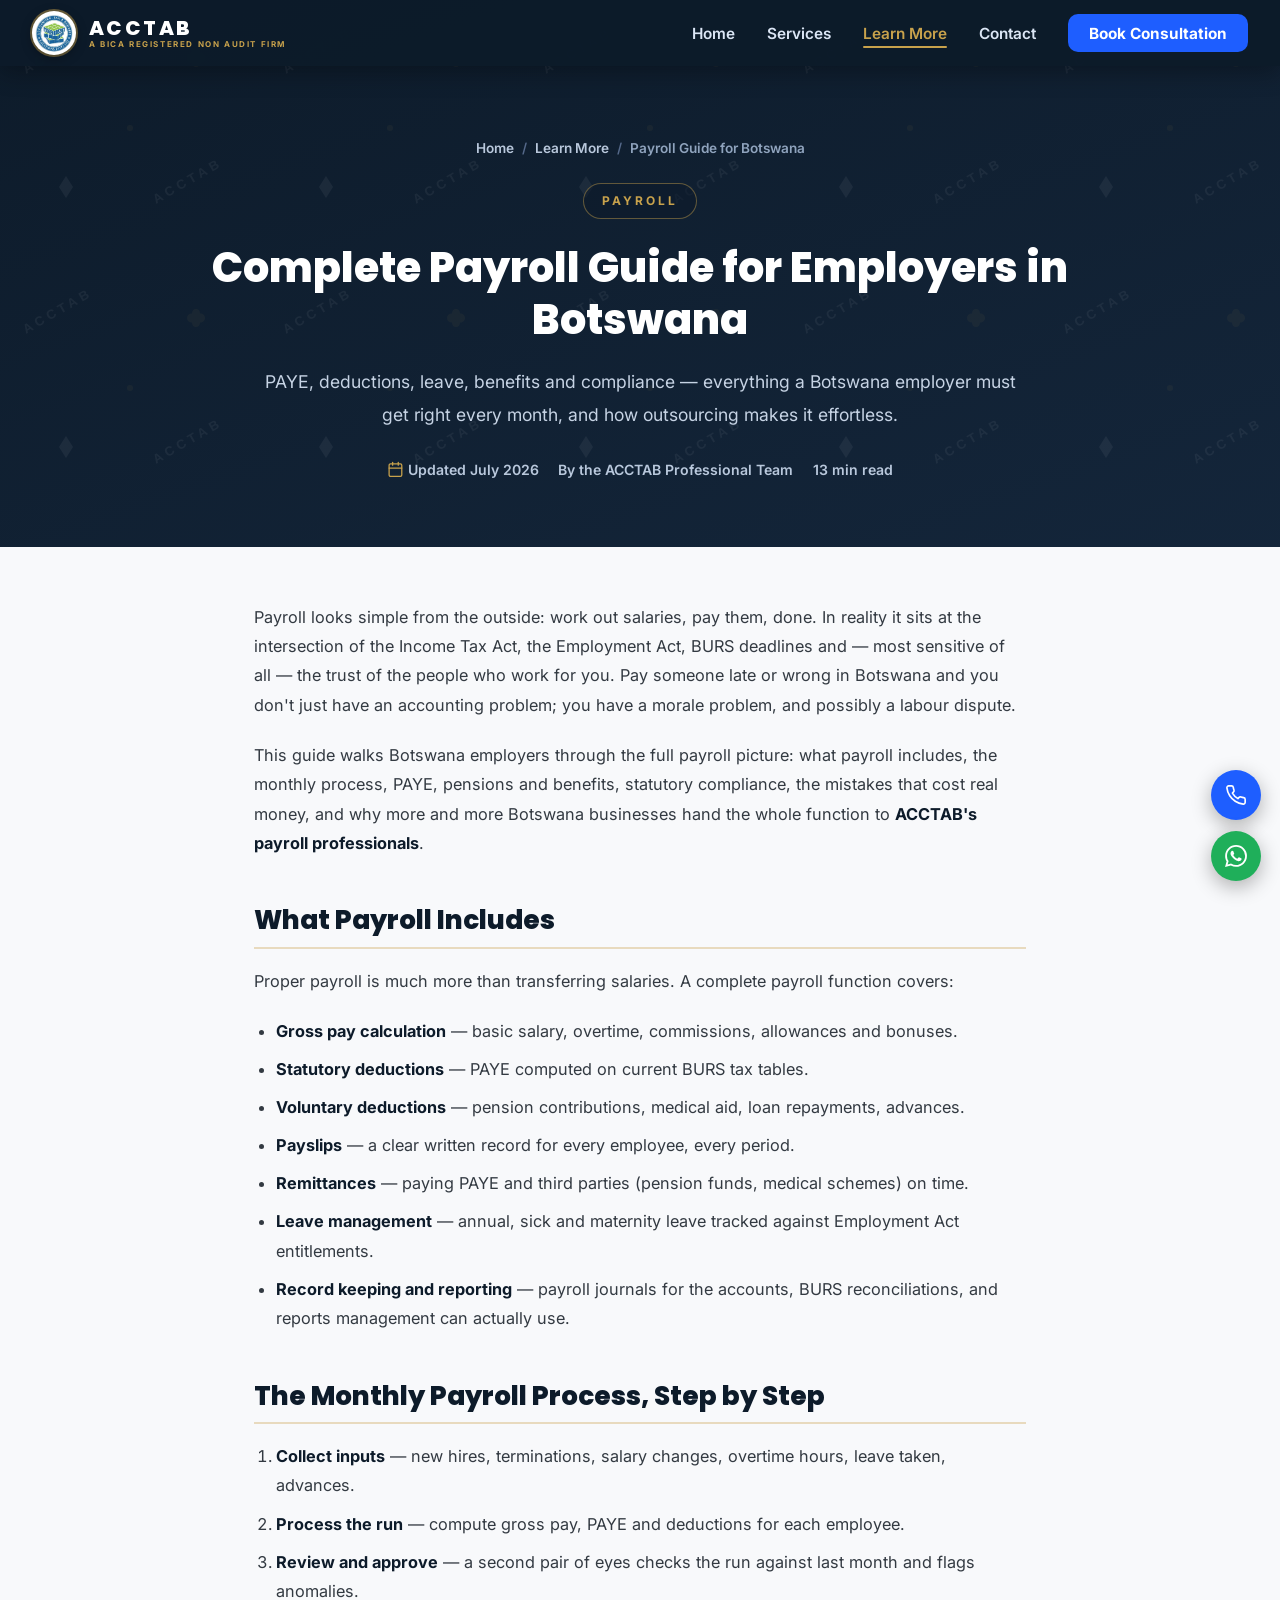
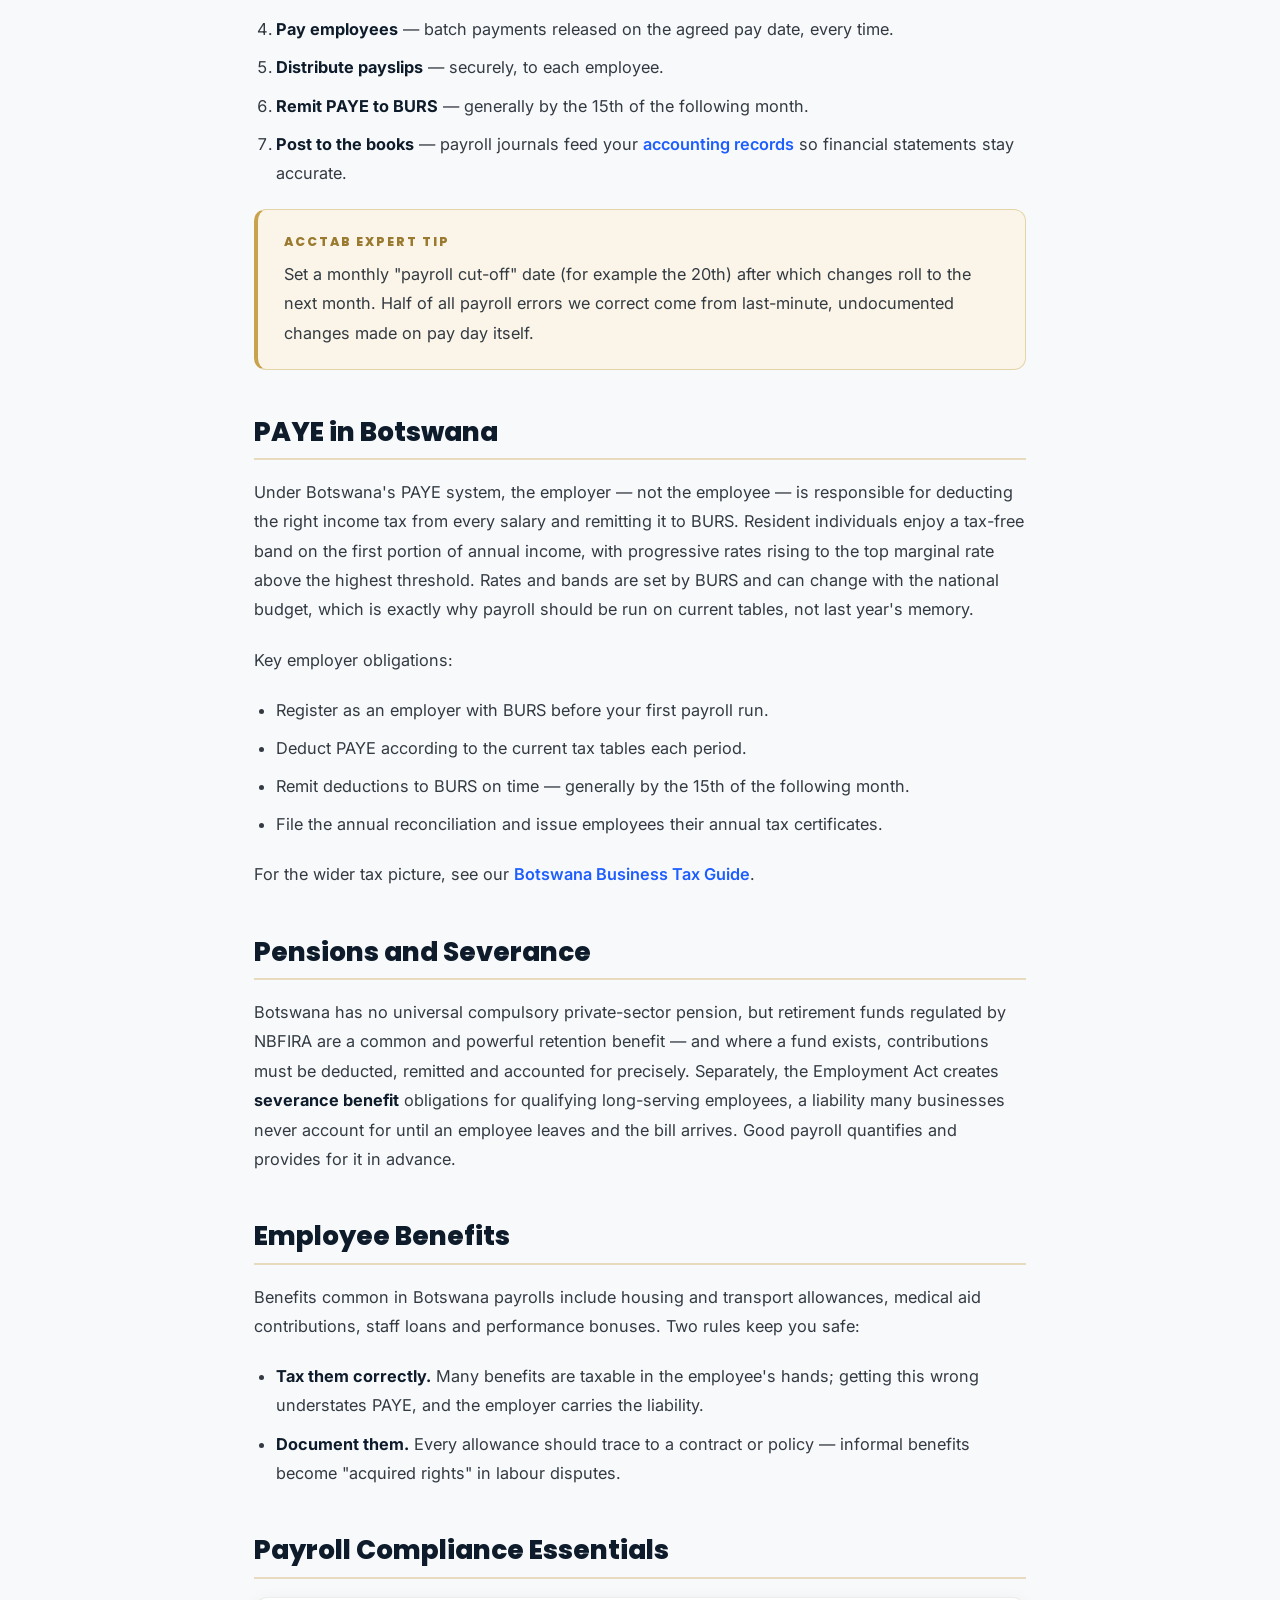
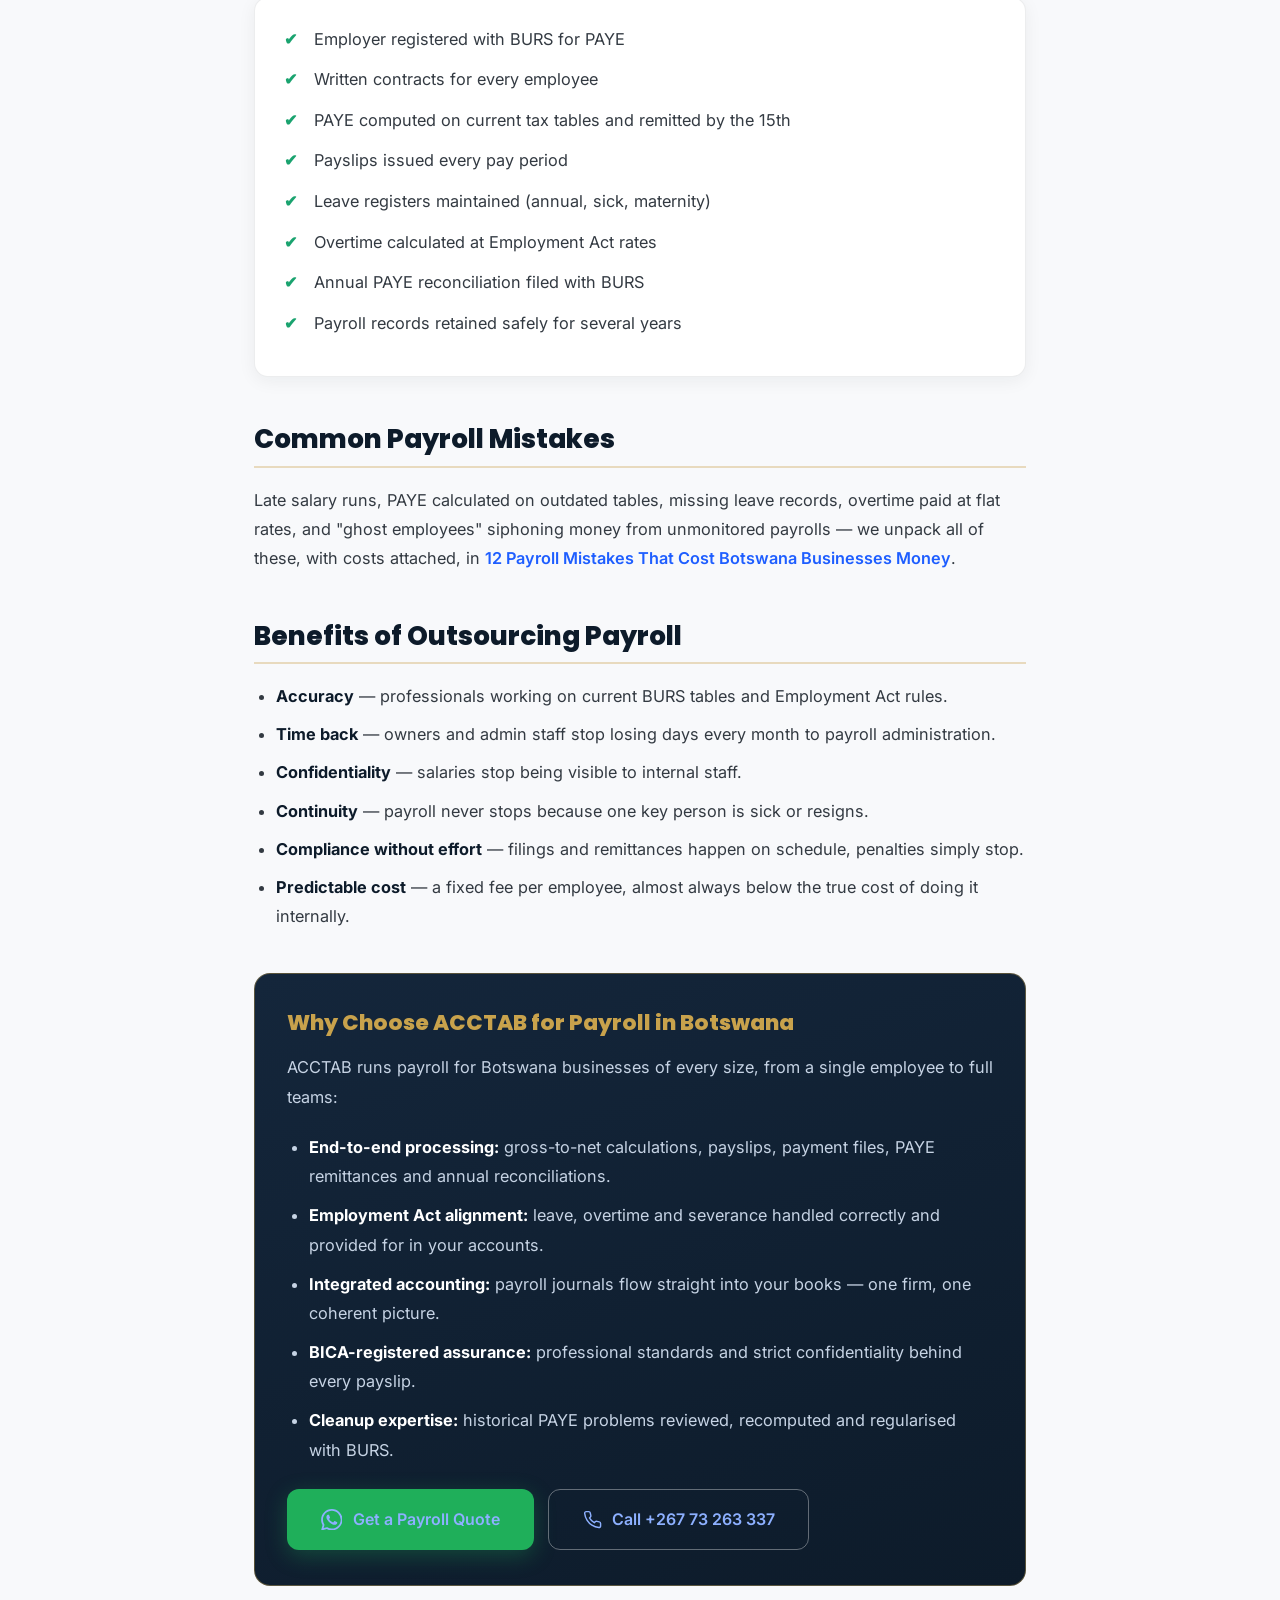
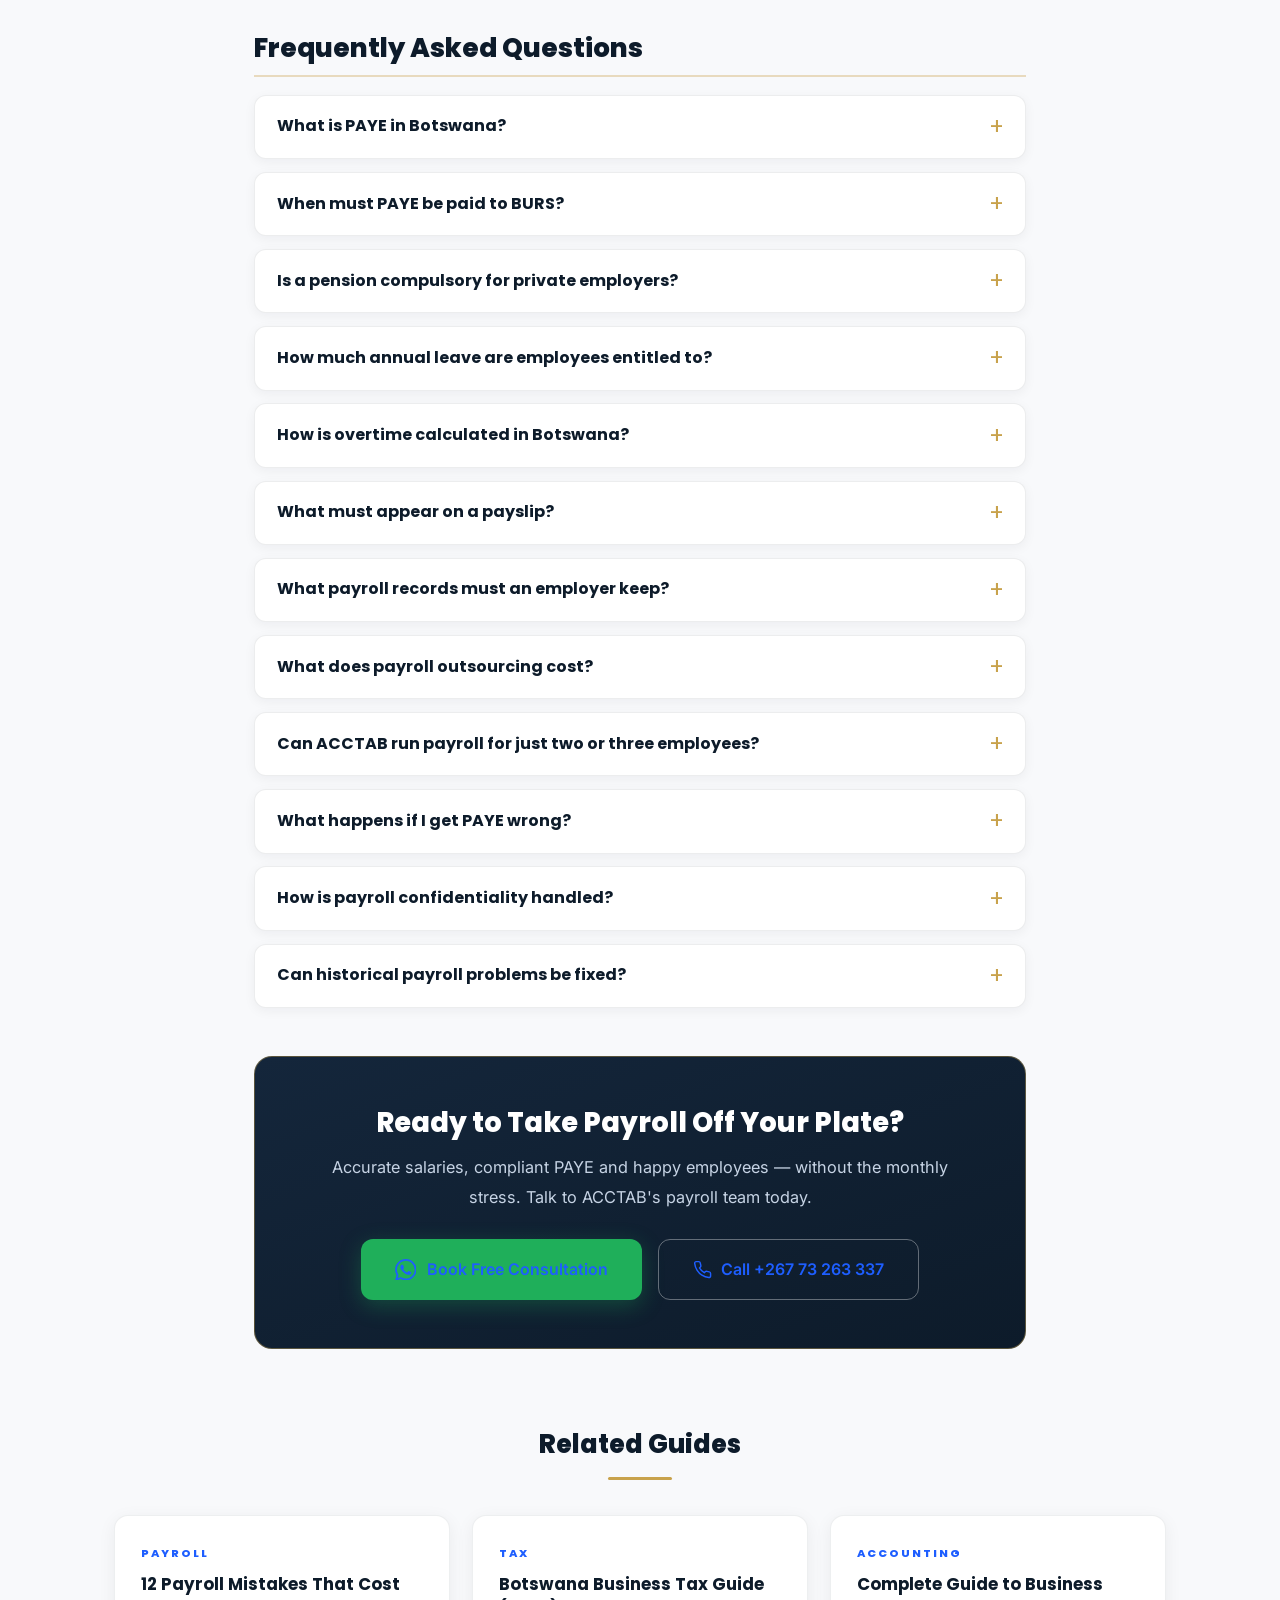
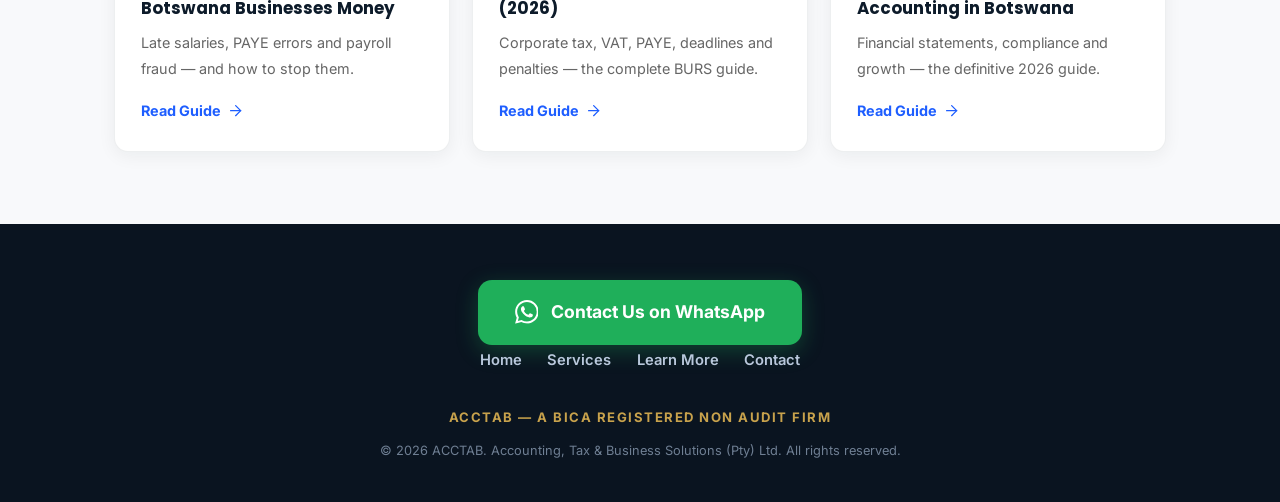
<file: articles/payroll-guide-botswana.html>
<!DOCTYPE html>
<html lang="en">
<head>
    <meta charset="UTF-8">
    <meta name="viewport" content="width=device-width, initial-scale=1.0">
    <title>Complete Payroll Guide for Employers in Botswana (2026) | ACCTAB</title>
    <meta name="description" content="Payroll in Botswana explained: PAYE, deductions, leave, employee benefits and compliance — plus why outsourcing payroll to ACCTAB saves Botswana employers time and money.">
    <meta name="keywords" content="Payroll Botswana, Payroll Services Botswana, Salary Processing Botswana, PAYE Botswana, payroll outsourcing Botswana">
    <meta name="robots" content="index, follow">
    <link rel="canonical" href="https://www.acctabbw.com/articles/payroll-guide-botswana">

    <meta property="og:type" content="article">
    <meta property="og:title" content="Complete Payroll Guide for Employers in Botswana (2026)">
    <meta property="og:description" content="PAYE, deductions, leave, benefits and payroll compliance explained for Botswana employers.">
    <meta property="og:url" content="https://www.acctabbw.com/articles/payroll-guide-botswana">
    <meta property="og:image" content="https://www.acctabbw.com/acctab.jpg">
    <meta name="twitter:card" content="summary">

    <link rel="icon" type="image/jpeg" href="../acctab.jpg">
    <link rel="preconnect" href="https://fonts.googleapis.com">
    <link rel="preconnect" href="https://fonts.gstatic.com" crossorigin>
    <link href="https://fonts.googleapis.com/css2?family=Poppins:wght@700;800&family=Inter:wght@400;600;700&display=swap" rel="stylesheet">
    <link rel="stylesheet" href="../assets/site.css">

    <script type="application/ld+json">
    {
      "@context": "https://schema.org",
      "@graph": [
        {
          "@type": "Article",
          "headline": "Complete Payroll Guide for Employers in Botswana (2026)",
          "description": "PAYE, deductions, leave, benefits and payroll compliance explained step by step for Botswana employers.",
          "image": "https://www.acctabbw.com/acctab.jpg",
          "author": { "@type": "Organization", "name": "ACCTAB Professional Team", "url": "https://www.acctabbw.com/" },
          "publisher": { "@type": "Organization", "name": "ACCTAB", "logo": { "@type": "ImageObject", "url": "https://www.acctabbw.com/acctab.jpg" } },
          "datePublished": "2026-07-17",
          "dateModified": "2026-07-17",
          "mainEntityOfPage": "https://www.acctabbw.com/articles/payroll-guide-botswana",
          "articleSection": "Payroll",
          "about": { "@type": "Service", "name": "Payroll Services", "areaServed": "Botswana" }
        },
        {
          "@type": "BreadcrumbList",
          "itemListElement": [
            { "@type": "ListItem", "position": 1, "name": "Home", "item": "https://www.acctabbw.com/" },
            { "@type": "ListItem", "position": 2, "name": "Learn More", "item": "https://www.acctabbw.com/learn-more" },
            { "@type": "ListItem", "position": 3, "name": "Complete Payroll Guide for Employers in Botswana", "item": "https://www.acctabbw.com/articles/payroll-guide-botswana" }
          ]
        },
        {
          "@type": "FAQPage",
          "mainEntity": [
            { "@type": "Question", "name": "What is PAYE in Botswana?", "acceptedAnswer": { "@type": "Answer", "text": "PAYE (Pay As You Earn) is the system under which employers deduct income tax from employees' salaries and remit it to BURS each month. Residents enjoy a tax-free band on the first portion of annual income, with progressive rates above it. The employer is legally responsible for deducting and paying the correct amount on time." } },
            { "@type": "Question", "name": "When must PAYE be paid to BURS?", "acceptedAnswer": { "@type": "Answer", "text": "PAYE deducted from salaries must generally be remitted to BURS by the 15th day of the month following the deduction, with an annual reconciliation also required. Late remittance attracts penalties and interest." } },
            { "@type": "Question", "name": "Is a pension compulsory for private employers in Botswana?", "acceptedAnswer": { "@type": "Answer", "text": "There is no universal compulsory private-sector pension, but many employers offer retirement funds regulated by NBFIRA as part of competitive benefits, and severance benefit obligations under the Employment Act still apply. ACCTAB helps structure benefits correctly and account for them properly." } },
            { "@type": "Question", "name": "How much annual leave are employees entitled to in Botswana?", "acceptedAnswer": { "@type": "Answer", "text": "The Employment Act provides for a minimum annual leave entitlement (at least 15 working days per year for most employees), plus public holidays, sick leave and maternity leave. Contracts may grant more. Accurate leave records are a legal requirement and a common audit finding when missing." } },
            { "@type": "Question", "name": "How is overtime calculated in Botswana?", "acceptedAnswer": { "@type": "Answer", "text": "Overtime is generally paid at one and a half times the normal hourly rate, and at double rate for work on rest days and public holidays, subject to the Employment Act and the employee's contract. Payroll must capture and cost overtime correctly each period." } },
            { "@type": "Question", "name": "What payslip information must employers provide?", "acceptedAnswer": { "@type": "Answer", "text": "Employees should receive a written payslip showing gross pay, each deduction (PAYE, pension, advances), and net pay. Payslips are also key evidence in labour disputes — missing payslips almost always count against the employer." } },
            { "@type": "Question", "name": "What records must an employer keep for payroll?", "acceptedAnswer": { "@type": "Answer", "text": "Employment contracts, attendance and overtime records, leave records, payslips, PAYE calculations and remittance proofs, and termination documentation. These support both BURS compliance and defence in labour matters." } },
            { "@type": "Question", "name": "What does payroll outsourcing cost in Botswana?", "acceptedAnswer": { "@type": "Answer", "text": "Typically a fixed fee per employee per month — almost always cheaper than the combined cost of software, training and the time an owner or admin spends running payroll internally, before even counting the cost of errors. ACCTAB quotes transparently after a free consultation." } },
            { "@type": "Question", "name": "Can ACCTAB run payroll for a business with only two or three employees?", "acceptedAnswer": { "@type": "Answer", "text": "Yes. Small teams benefit most, because there is no in-house expertise to fall back on. ACCTAB processes payroll for businesses from one employee to large teams." } },
            { "@type": "Question", "name": "What happens if I get PAYE wrong?", "acceptedAnswer": { "@type": "Answer", "text": "Under-deduction leaves the employer liable for the shortfall plus penalties and interest; over-deduction upsets employees and creates refund administration. Professional payroll removes both risks." } },
            { "@type": "Question", "name": "How does ACCTAB handle payroll confidentiality?", "acceptedAnswer": { "@type": "Answer", "text": "Salary information is among the most sensitive data in any business. As a BICA-registered firm, ACCTAB processes payroll under strict confidentiality — often more securely than in-house processing, where colleagues may see each other's salaries." } },
            { "@type": "Question", "name": "Can ACCTAB fix payroll problems from previous years?", "acceptedAnswer": { "@type": "Answer", "text": "Yes. We review historical payroll, recompute PAYE, correct BURS submissions and regularise records. Early voluntary correction is always cheaper than waiting for BURS to find the issue." } }
          ]
        }
      ]
    }
    </script>
</head>
<body>
    <div class="page-loader" id="pageLoader" aria-hidden="true">
        <div class="loader-ring"></div>
        <span class="loader-text">ACCTAB</span>
    </div>

    <svg xmlns="http://www.w3.org/2000/svg" style="display:none" aria-hidden="true">
        <symbol id="i-phone" viewBox="0 0 24 24"><path d="M22 16.92v3a2 2 0 0 1-2.18 2 19.79 19.79 0 0 1-8.63-3.07 19.5 19.5 0 0 1-6-6A19.79 19.79 0 0 1 2.08 4.18 2 2 0 0 1 4.06 2h3a2 2 0 0 1 2 1.72c.13.96.36 1.9.7 2.81a2 2 0 0 1-.45 2.11L8.09 9.91a16 16 0 0 0 6 6l1.27-1.27a2 2 0 0 1 2.11-.45c.91.34 1.85.57 2.81.7A2 2 0 0 1 22 16.92z"/></symbol>
        <symbol id="i-arrow" viewBox="0 0 24 24"><path d="M5 12h14"/><path d="m12 5 7 7-7 7"/></symbol>
        <symbol id="i-up" viewBox="0 0 24 24"><path d="m18 15-6-6-6 6"/></symbol>
        <symbol id="i-cal" viewBox="0 0 24 24"><rect x="3" y="4" width="18" height="18" rx="2"/><path d="M16 2v4"/><path d="M8 2v4"/><path d="M3 10h18"/></symbol>
        <symbol id="i-wa" viewBox="0 0 24 24"><path d="M17.472 14.382c-.297-.149-1.758-.867-2.03-.967-.273-.099-.471-.148-.67.15-.197.297-.767.966-.94 1.164-.173.199-.347.223-.644.075-.297-.15-1.255-.463-2.39-1.475-.883-.788-1.48-1.761-1.653-2.059-.173-.297-.018-.458.13-.606.134-.133.298-.347.446-.52.149-.174.198-.298.298-.497.099-.198.05-.371-.025-.52-.075-.149-.669-1.612-.916-2.207-.242-.579-.487-.5-.669-.51-.173-.008-.371-.01-.57-.01-.198 0-.52.074-.792.372-.272.297-1.04 1.016-1.04 2.479 0 1.462 1.065 2.875 1.213 3.074.149.198 2.096 3.2 5.077 4.487.709.306 1.262.489 1.694.625.712.227 1.36.195 1.871.118.571-.085 1.758-.719 2.006-1.413.248-.694.248-1.289.173-1.413-.074-.124-.272-.198-.57-.347m-5.421 7.403h-.004a9.87 9.87 0 0 1-5.031-1.378l-.361-.214-3.741.982.998-3.648-.235-.374a9.86 9.86 0 0 1-1.51-5.26c.001-5.45 4.436-9.884 9.888-9.884 2.64 0 5.122 1.03 6.988 2.898a9.825 9.825 0 0 1 2.893 6.994c-.003 5.45-4.437 9.884-9.885 9.884m8.413-18.297A11.815 11.815 0 0 0 12.05 0C5.495 0 .16 5.335.157 11.892c0 2.096.547 4.142 1.588 5.945L.057 24l6.305-1.654a11.882 11.882 0 0 0 5.683 1.448h.005c6.554 0 11.89-5.335 11.893-11.893a11.821 11.821 0 0 0-3.48-8.413z"/></symbol>
    </svg>

    <nav id="navbar">
        <div class="nav-shine" aria-hidden="true"></div>
        <a href="/" class="brand" aria-label="ACCTAB home">
            <img src="../acctab.jpg" alt="ACCTAB - Accounting, Tax & Business Solutions logo" class="brand-logo">
            <span class="brand-text">
                <span class="brand-name">ACCTAB</span>
                <span class="brand-tag">A BICA Registered Non Audit Firm</span>
            </span>
        </a>
        <button class="hamburger" id="hamburger" aria-label="Toggle menu" aria-expanded="false">
            <span></span><span></span><span></span>
        </button>
        <div class="nav-right" id="navMenu">
            <ul>
                <li><a href="/">Home</a></li>
                <li><a href="/services">Services</a></li>
                <li><a href="/learn-more" class="active">Learn More</a></li>
                <li><a href="/#contact">Contact</a></li>
                <li><a href="https://wa.me/26773263337?text=Hi%2C%20I%20would%20like%20to%20book%20a%20free%20consultation." class="nav-cta" target="_blank" rel="noopener">Book Consultation</a></li>
            </ul>
        </div>
    </nav>

    <header class="page-hero">
        <ol class="crumbs">
            <li><a href="/">Home</a></li>
            <li class="sep">/</li>
            <li><a href="/learn-more">Learn More</a></li>
            <li class="sep">/</li>
            <li aria-current="page">Payroll Guide for Botswana</li>
        </ol>
        <span class="hero-eyebrow">Payroll</span>
        <h1>Complete Payroll Guide for Employers in Botswana</h1>
        <p class="lede">PAYE, deductions, leave, benefits and compliance — everything a Botswana employer must get right every month, and how outsourcing makes it effortless.</p>
        <div class="art-meta">
            <span><svg class="icon" aria-hidden="true"><use href="#i-cal"/></svg> Updated July 2026</span>
            <span>By the ACCTAB Professional Team</span>
            <span>13 min read</span>
        </div>
    </header>

    <main class="art-wrap">
        <article class="art-body">
            <p>
                Payroll looks simple from the outside: work out salaries, pay them, done. In reality it sits at the intersection of the Income Tax Act, the Employment Act, BURS deadlines and — most sensitive of all — the trust of the people who work for you. Pay someone late or wrong in Botswana and you don't just have an accounting problem; you have a morale problem, and possibly a labour dispute.
            </p>
            <p>
                This guide walks Botswana employers through the full payroll picture: what payroll includes, the monthly process, PAYE, pensions and benefits, statutory compliance, the mistakes that cost real money, and why more and more Botswana businesses hand the whole function to <strong>ACCTAB's payroll professionals</strong>.
            </p>

            <nav class="toc" aria-label="Table of contents">
                <h2>In This Guide</h2>
                <ol>
                    <li><a href="#includes">What Payroll Includes</a></li>
                    <li><a href="#process">The Monthly Payroll Process</a></li>
                    <li><a href="#paye">PAYE in Botswana</a></li>
                    <li><a href="#pension">Pensions &amp; Severance</a></li>
                    <li><a href="#benefits">Employee Benefits</a></li>
                    <li><a href="#compliance">Payroll Compliance</a></li>
                    <li><a href="#mistakes">Common Payroll Mistakes</a></li>
                    <li><a href="#outsourcing">Benefits of Outsourcing Payroll</a></li>
                    <li><a href="#acctab">Why Choose ACCTAB</a></li>
                    <li><a href="#faq">Frequently Asked Questions</a></li>
                </ol>
            </nav>

            <h2 id="includes">What Payroll Includes</h2>
            <p>Proper payroll is much more than transferring salaries. A complete payroll function covers:</p>
            <ul>
                <li><strong>Gross pay calculation</strong> — basic salary, overtime, commissions, allowances and bonuses.</li>
                <li><strong>Statutory deductions</strong> — PAYE computed on current BURS tax tables.</li>
                <li><strong>Voluntary deductions</strong> — pension contributions, medical aid, loan repayments, advances.</li>
                <li><strong>Payslips</strong> — a clear written record for every employee, every period.</li>
                <li><strong>Remittances</strong> — paying PAYE and third parties (pension funds, medical schemes) on time.</li>
                <li><strong>Leave management</strong> — annual, sick and maternity leave tracked against Employment Act entitlements.</li>
                <li><strong>Record keeping and reporting</strong> — payroll journals for the accounts, BURS reconciliations, and reports management can actually use.</li>
            </ul>

            <h2 id="process">The Monthly Payroll Process, Step by Step</h2>
            <ol>
                <li><strong>Collect inputs</strong> — new hires, terminations, salary changes, overtime hours, leave taken, advances.</li>
                <li><strong>Process the run</strong> — compute gross pay, PAYE and deductions for each employee.</li>
                <li><strong>Review and approve</strong> — a second pair of eyes checks the run against last month and flags anomalies.</li>
                <li><strong>Pay employees</strong> — batch payments released on the agreed pay date, every time.</li>
                <li><strong>Distribute payslips</strong> — securely, to each employee.</li>
                <li><strong>Remit PAYE to BURS</strong> — generally by the 15th of the following month.</li>
                <li><strong>Post to the books</strong> — payroll journals feed your <a href="/articles/accounting-services-botswana-guide">accounting records</a> so financial statements stay accurate.</li>
            </ol>
            <div class="tip-box">
                <span class="tip-label">ACCTAB Expert Tip</span>
                <p>Set a monthly "payroll cut-off" date (for example the 20th) after which changes roll to the next month. Half of all payroll errors we correct come from last-minute, undocumented changes made on pay day itself.</p>
            </div>

            <h2 id="paye">PAYE in Botswana</h2>
            <p>
                Under Botswana's PAYE system, the employer — not the employee — is responsible for deducting the right income tax from every salary and remitting it to BURS. Resident individuals enjoy a tax-free band on the first portion of annual income, with progressive rates rising to the top marginal rate above the highest threshold. Rates and bands are set by BURS and can change with the national budget, which is exactly why payroll should be run on current tables, not last year's memory.
            </p>
            <p>Key employer obligations:</p>
            <ul>
                <li>Register as an employer with BURS before your first payroll run.</li>
                <li>Deduct PAYE according to the current tax tables each period.</li>
                <li>Remit deductions to BURS on time — generally by the 15th of the following month.</li>
                <li>File the annual reconciliation and issue employees their annual tax certificates.</li>
            </ul>
            <p>For the wider tax picture, see our <a href="/articles/botswana-business-tax-guide">Botswana Business Tax Guide</a>.</p>

            <h2 id="pension">Pensions and Severance</h2>
            <p>
                Botswana has no universal compulsory private-sector pension, but retirement funds regulated by NBFIRA are a common and powerful retention benefit — and where a fund exists, contributions must be deducted, remitted and accounted for precisely. Separately, the Employment Act creates <strong>severance benefit</strong> obligations for qualifying long-serving employees, a liability many businesses never account for until an employee leaves and the bill arrives. Good payroll quantifies and provides for it in advance.
            </p>

            <h2 id="benefits">Employee Benefits</h2>
            <p>Benefits common in Botswana payrolls include housing and transport allowances, medical aid contributions, staff loans and performance bonuses. Two rules keep you safe:</p>
            <ul>
                <li><strong>Tax them correctly.</strong> Many benefits are taxable in the employee's hands; getting this wrong understates PAYE, and the employer carries the liability.</li>
                <li><strong>Document them.</strong> Every allowance should trace to a contract or policy — informal benefits become "acquired rights" in labour disputes.</li>
            </ul>

            <h2 id="compliance">Payroll Compliance Essentials</h2>
            <ul class="check-list">
                <li>Employer registered with BURS for PAYE</li>
                <li>Written contracts for every employee</li>
                <li>PAYE computed on current tax tables and remitted by the 15th</li>
                <li>Payslips issued every pay period</li>
                <li>Leave registers maintained (annual, sick, maternity)</li>
                <li>Overtime calculated at Employment Act rates</li>
                <li>Annual PAYE reconciliation filed with BURS</li>
                <li>Payroll records retained safely for several years</li>
            </ul>

            <h2 id="mistakes">Common Payroll Mistakes</h2>
            <p>
                Late salary runs, PAYE calculated on outdated tables, missing leave records, overtime paid at flat rates, and "ghost employees" siphoning money from unmonitored payrolls — we unpack all of these, with costs attached, in <a href="/articles/payroll-mistakes-botswana">12 Payroll Mistakes That Cost Botswana Businesses Money</a>.
            </p>

            <h2 id="outsourcing">Benefits of Outsourcing Payroll</h2>
            <ul>
                <li><strong>Accuracy</strong> — professionals working on current BURS tables and Employment Act rules.</li>
                <li><strong>Time back</strong> — owners and admin staff stop losing days every month to payroll administration.</li>
                <li><strong>Confidentiality</strong> — salaries stop being visible to internal staff.</li>
                <li><strong>Continuity</strong> — payroll never stops because one key person is sick or resigns.</li>
                <li><strong>Compliance without effort</strong> — filings and remittances happen on schedule, penalties simply stop.</li>
                <li><strong>Predictable cost</strong> — a fixed fee per employee, almost always below the true cost of doing it internally.</li>
            </ul>

            <section class="acctab-box" id="acctab">
                <h2>Why Choose ACCTAB for Payroll in Botswana</h2>
                <p>ACCTAB runs payroll for Botswana businesses of every size, from a single employee to full teams:</p>
                <ul>
                    <li><strong>End-to-end processing:</strong> gross-to-net calculations, payslips, payment files, PAYE remittances and annual reconciliations.</li>
                    <li><strong>Employment Act alignment:</strong> leave, overtime and severance handled correctly and provided for in your accounts.</li>
                    <li><strong>Integrated accounting:</strong> payroll journals flow straight into your books — one firm, one coherent picture.</li>
                    <li><strong>BICA-registered assurance:</strong> professional standards and strict confidentiality behind every payslip.</li>
                    <li><strong>Cleanup expertise:</strong> historical PAYE problems reviewed, recomputed and regularised with BURS.</li>
                </ul>
                <div class="box-ctas">
                    <a href="https://wa.me/26773263337?text=Hi%2C%20I%20would%20like%20more%20details%20about%20your%20Payroll%20services." class="btn-whatsapp" target="_blank" rel="noopener"><svg class="wa-glyph" aria-hidden="true"><use href="#i-wa"/></svg> Get a Payroll Quote</a>
                    <a href="tel:+26773263337" class="btn-secondary"><svg class="icon" aria-hidden="true"><use href="#i-phone"/></svg> Call +267 73 263 337</a>
                </div>
            </section>

            <h2 id="faq">Frequently Asked Questions</h2>
            <div class="faq">
                <details><summary>What is PAYE in Botswana?</summary><div class="faq-a"><p>PAYE (Pay As You Earn) requires employers to deduct income tax from salaries and remit it to BURS monthly. Residents enjoy a tax-free band on the first portion of annual income, with progressive rates above it. The employer carries legal responsibility for getting it right.</p></div></details>
                <details><summary>When must PAYE be paid to BURS?</summary><div class="faq-a"><p>Generally by the 15th of the month following deduction, with an annual reconciliation also required. Late remittance attracts penalties and interest.</p></div></details>
                <details><summary>Is a pension compulsory for private employers?</summary><div class="faq-a"><p>No universal private-sector requirement exists, but NBFIRA-regulated funds are a common benefit, and Employment Act severance obligations apply regardless. ACCTAB helps structure and account for both correctly.</p></div></details>
                <details><summary>How much annual leave are employees entitled to?</summary><div class="faq-a"><p>The Employment Act provides a minimum entitlement (at least 15 working days a year for most employees) plus public holidays, sick and maternity leave. Contracts may grant more; accurate leave records are a legal requirement.</p></div></details>
                <details><summary>How is overtime calculated in Botswana?</summary><div class="faq-a"><p>Generally at 1.5 times the normal hourly rate, and double for rest days and public holidays, subject to the Employment Act and the employee's contract.</p></div></details>
                <details><summary>What must appear on a payslip?</summary><div class="faq-a"><p>Gross pay, each deduction (PAYE, pension, advances) and net pay, in writing. Payslips are key evidence in labour disputes — missing ones count against the employer.</p></div></details>
                <details><summary>What payroll records must an employer keep?</summary><div class="faq-a"><p>Contracts, attendance and overtime records, leave registers, payslips, PAYE calculations and remittance proofs, and termination documents — retained for several years.</p></div></details>
                <details><summary>What does payroll outsourcing cost?</summary><div class="faq-a"><p>Typically a fixed fee per employee per month — almost always below the true internal cost once software, time and error risk are counted. ACCTAB quotes transparently after a free consultation.</p></div></details>
                <details><summary>Can ACCTAB run payroll for just two or three employees?</summary><div class="faq-a"><p>Yes — small teams benefit most, since there is no in-house payroll expertise to fall back on.</p></div></details>
                <details><summary>What happens if I get PAYE wrong?</summary><div class="faq-a"><p>Under-deduction leaves you liable for the shortfall plus penalties; over-deduction upsets staff and creates refund admin. Professional payroll removes both risks.</p></div></details>
                <details><summary>How is payroll confidentiality handled?</summary><div class="faq-a"><p>ACCTAB processes payroll under strict BICA professional confidentiality — often more private than in-house processing where colleagues may see salary data.</p></div></details>
                <details><summary>Can historical payroll problems be fixed?</summary><div class="faq-a"><p>Yes. We review past payroll, recompute PAYE, correct BURS submissions and regularise records. Voluntary correction is always cheaper than a BURS discovery.</p></div></details>
            </div>

            <div class="cta-banner">
                <h2>Ready to Take Payroll Off Your Plate?</h2>
                <p>Accurate salaries, compliant PAYE and happy employees — without the monthly stress. Talk to ACCTAB's payroll team today.</p>
                <div class="cta-btns">
                    <a href="https://wa.me/26773263337?text=Hi%2C%20I%20read%20your%20payroll%20guide%20and%20would%20like%20a%20quote." class="btn-whatsapp" target="_blank" rel="noopener"><svg class="wa-glyph" aria-hidden="true"><use href="#i-wa"/></svg> Book Free Consultation</a>
                    <a href="tel:+26773263337" class="btn-secondary"><svg class="icon" aria-hidden="true"><use href="#i-phone"/></svg> Call +267 73 263 337</a>
                </div>
            </div>
        </article>
    </main>

    <section class="related">
        <h2>Related Guides</h2>
        <div class="gold-divider"></div>
        <div class="rel-grid">
            <a class="rel-card" href="/articles/payroll-mistakes-botswana">
                <span class="cat">Payroll</span>
                <h3>12 Payroll Mistakes That Cost Botswana Businesses Money</h3>
                <p>Late salaries, PAYE errors and payroll fraud — and how to stop them.</p>
                <span class="read-more">Read Guide <svg class="icon" aria-hidden="true"><use href="#i-arrow"/></svg></span>
            </a>
            <a class="rel-card" href="/articles/botswana-business-tax-guide">
                <span class="cat">Tax</span>
                <h3>Botswana Business Tax Guide (2026)</h3>
                <p>Corporate tax, VAT, PAYE, deadlines and penalties — the complete BURS guide.</p>
                <span class="read-more">Read Guide <svg class="icon" aria-hidden="true"><use href="#i-arrow"/></svg></span>
            </a>
            <a class="rel-card" href="/articles/accounting-services-botswana-guide">
                <span class="cat">Accounting</span>
                <h3>Complete Guide to Business Accounting in Botswana</h3>
                <p>Financial statements, compliance and growth — the definitive 2026 guide.</p>
                <span class="read-more">Read Guide <svg class="icon" aria-hidden="true"><use href="#i-arrow"/></svg></span>
            </a>
        </div>
    </section>

    <footer>
        <a href="https://wa.me/26773263337" class="whatsapp-btn" target="_blank" rel="noopener">
            <svg class="wa-glyph" aria-hidden="true"><use href="#i-wa"/></svg>
            Contact Us on WhatsApp
        </a>
        <ul class="footer-links">
            <li><a href="/">Home</a></li>
            <li><a href="/services">Services</a></li>
            <li><a href="/learn-more">Learn More</a></li>
            <li><a href="/#contact">Contact</a></li>
        </ul>
        <div class="footer-note">ACCTAB — A BICA Registered Non Audit Firm</div>
        <div class="footer-copy">© <span id="year"></span> ACCTAB. Accounting, Tax &amp; Business Solutions (Pty) Ltd. All rights reserved.</div>
    </footer>

    <div class="floating-btns">
        <button class="fab fab-top" id="backToTop" aria-label="Back to top"><svg class="icon" aria-hidden="true"><use href="#i-up"/></svg></button>
        <a href="tel:+26773263337" class="fab fab-phone" aria-label="Call us"><svg class="icon" aria-hidden="true"><use href="#i-phone"/></svg></a>
        <a href="https://wa.me/26773263337" class="fab fab-whatsapp" target="_blank" rel="noopener" aria-label="Chat on WhatsApp"><svg class="wa-glyph" aria-hidden="true"><use href="#i-wa"/></svg></a>
    </div>

    <script src="../assets/site.js" defer></script>
</body>
</html>
</file>
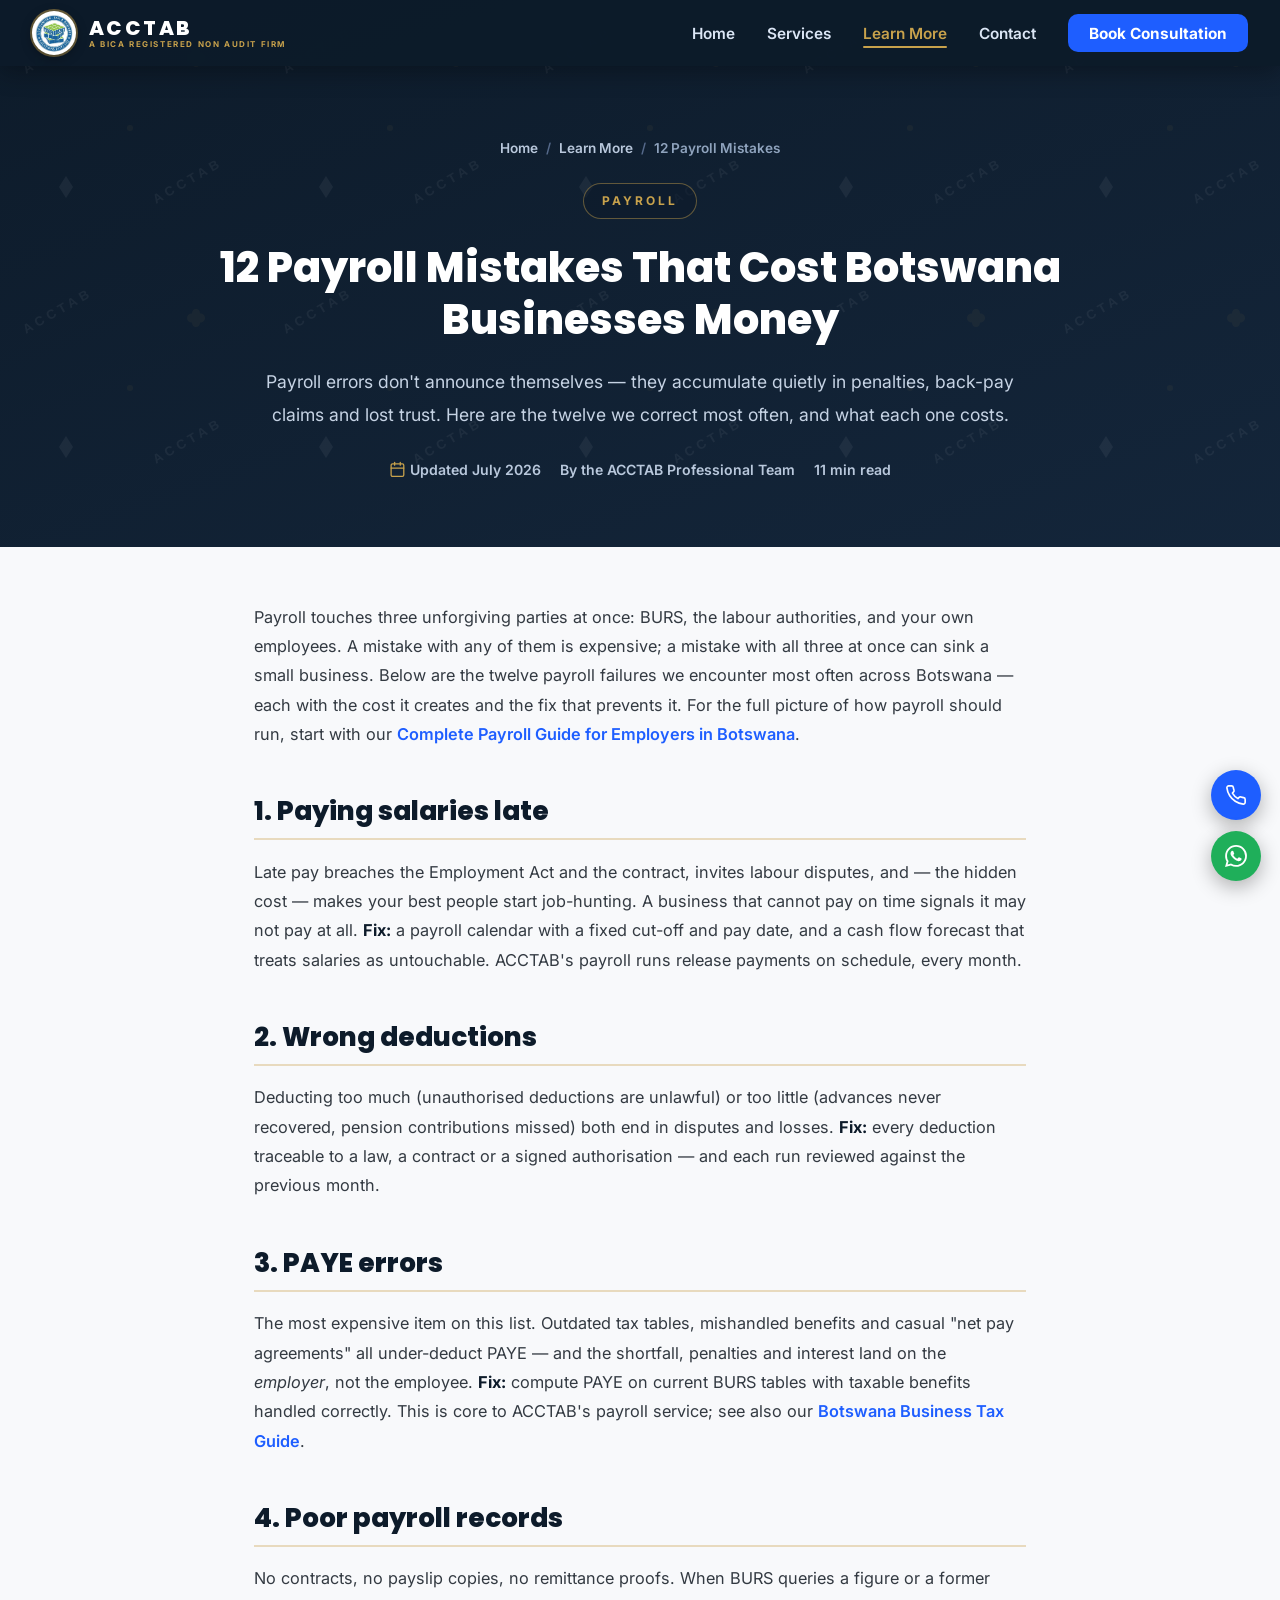
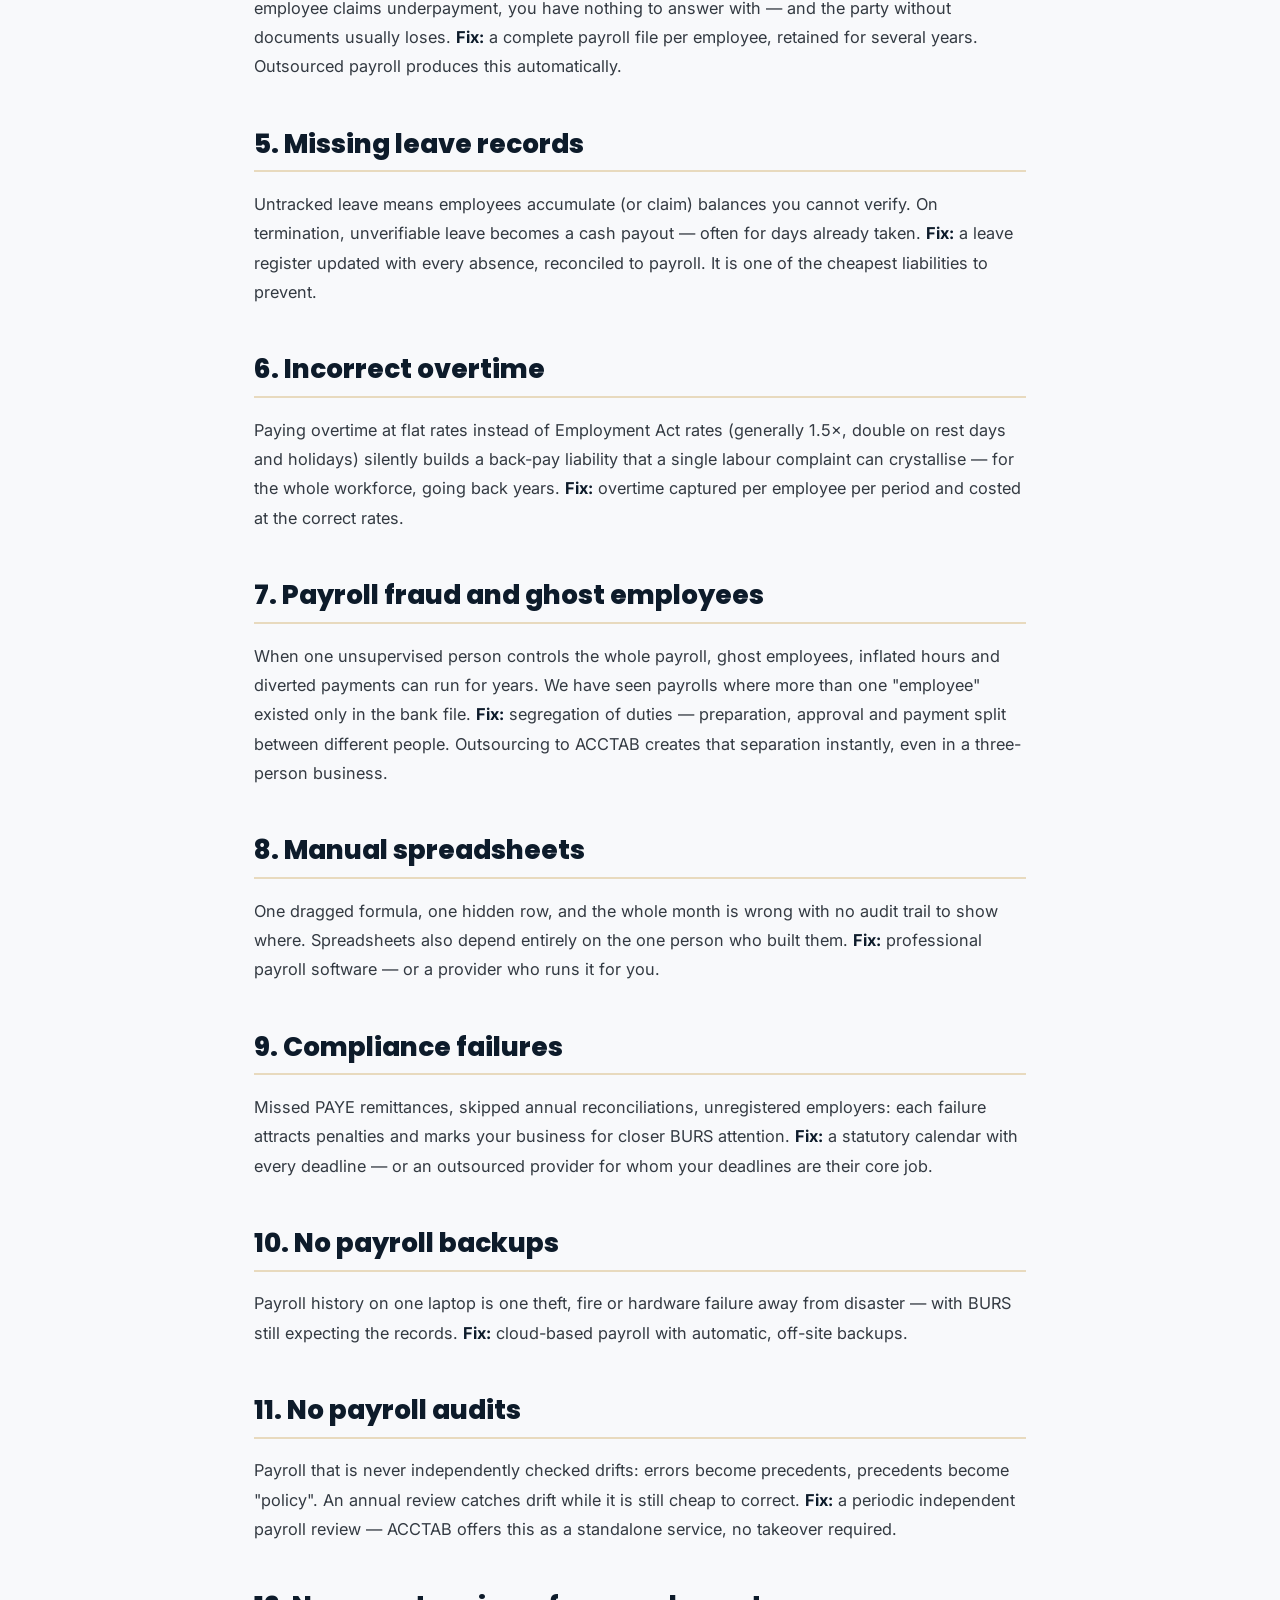
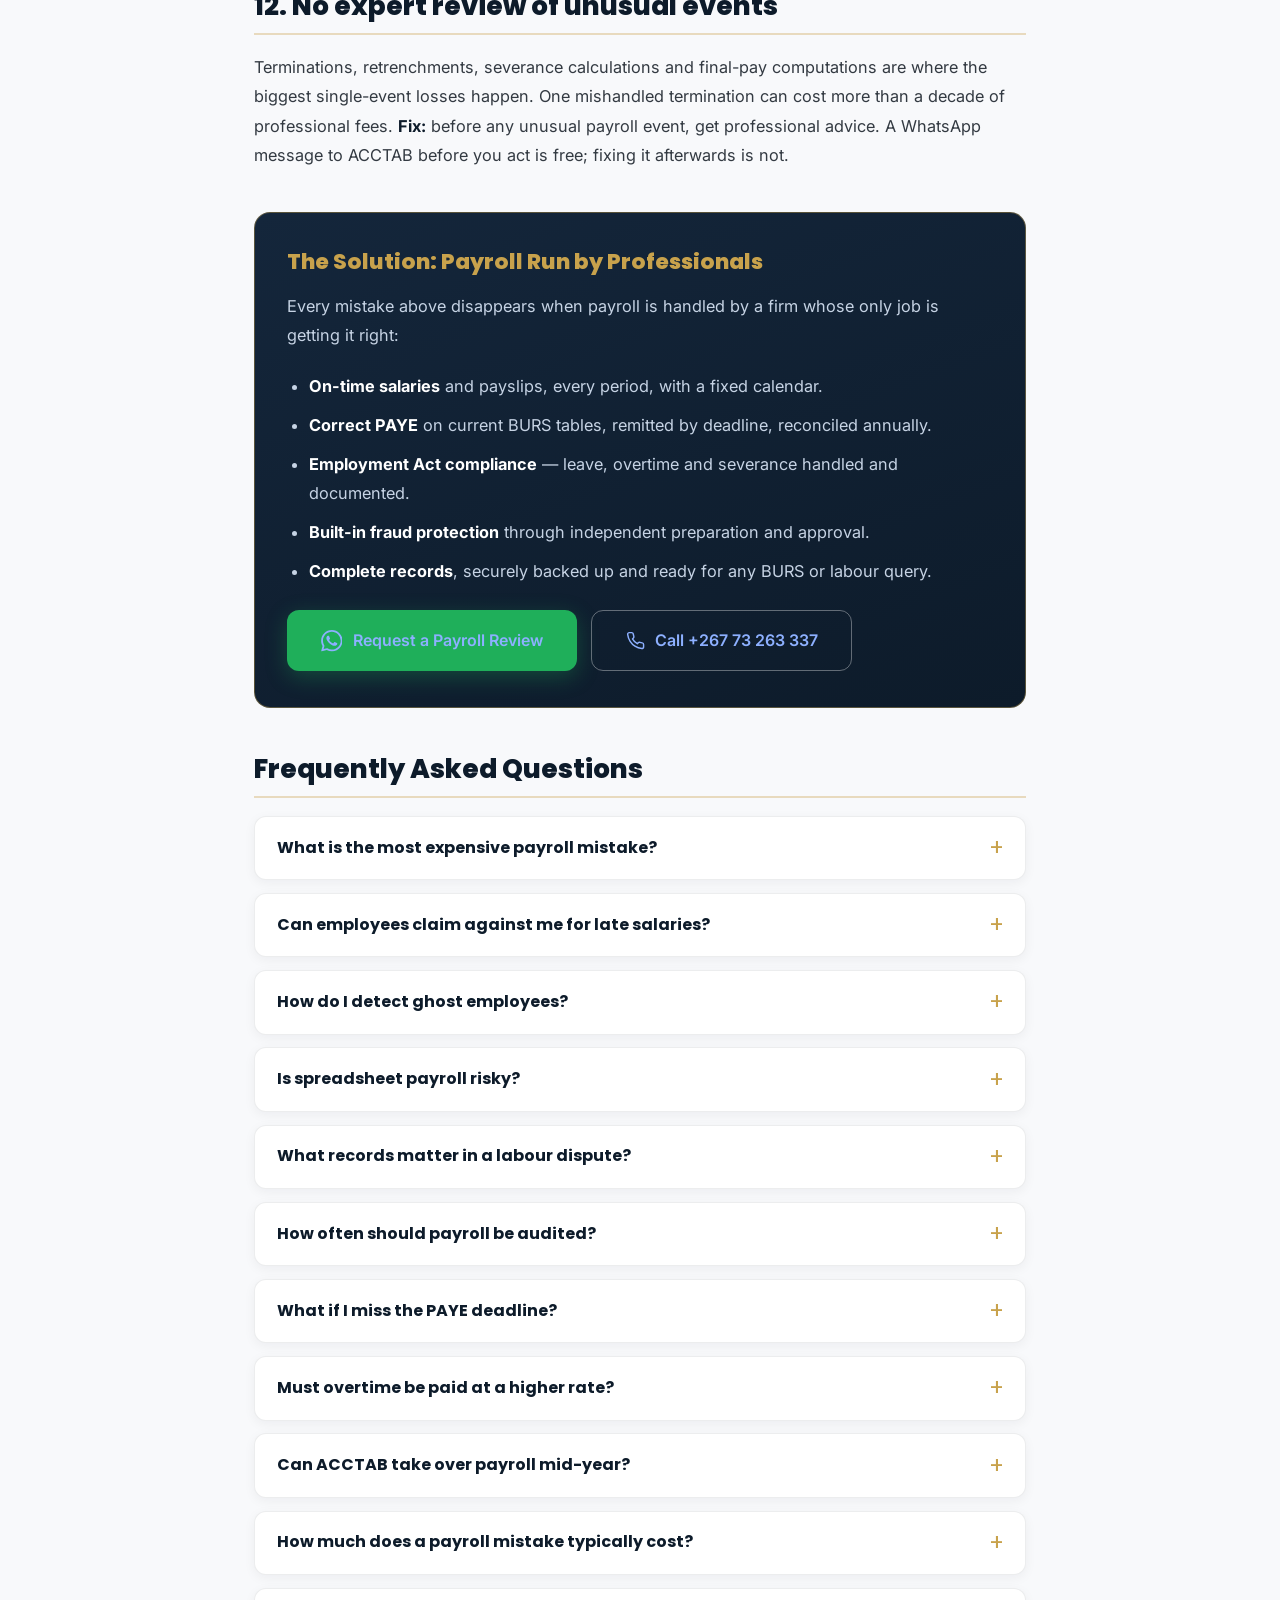
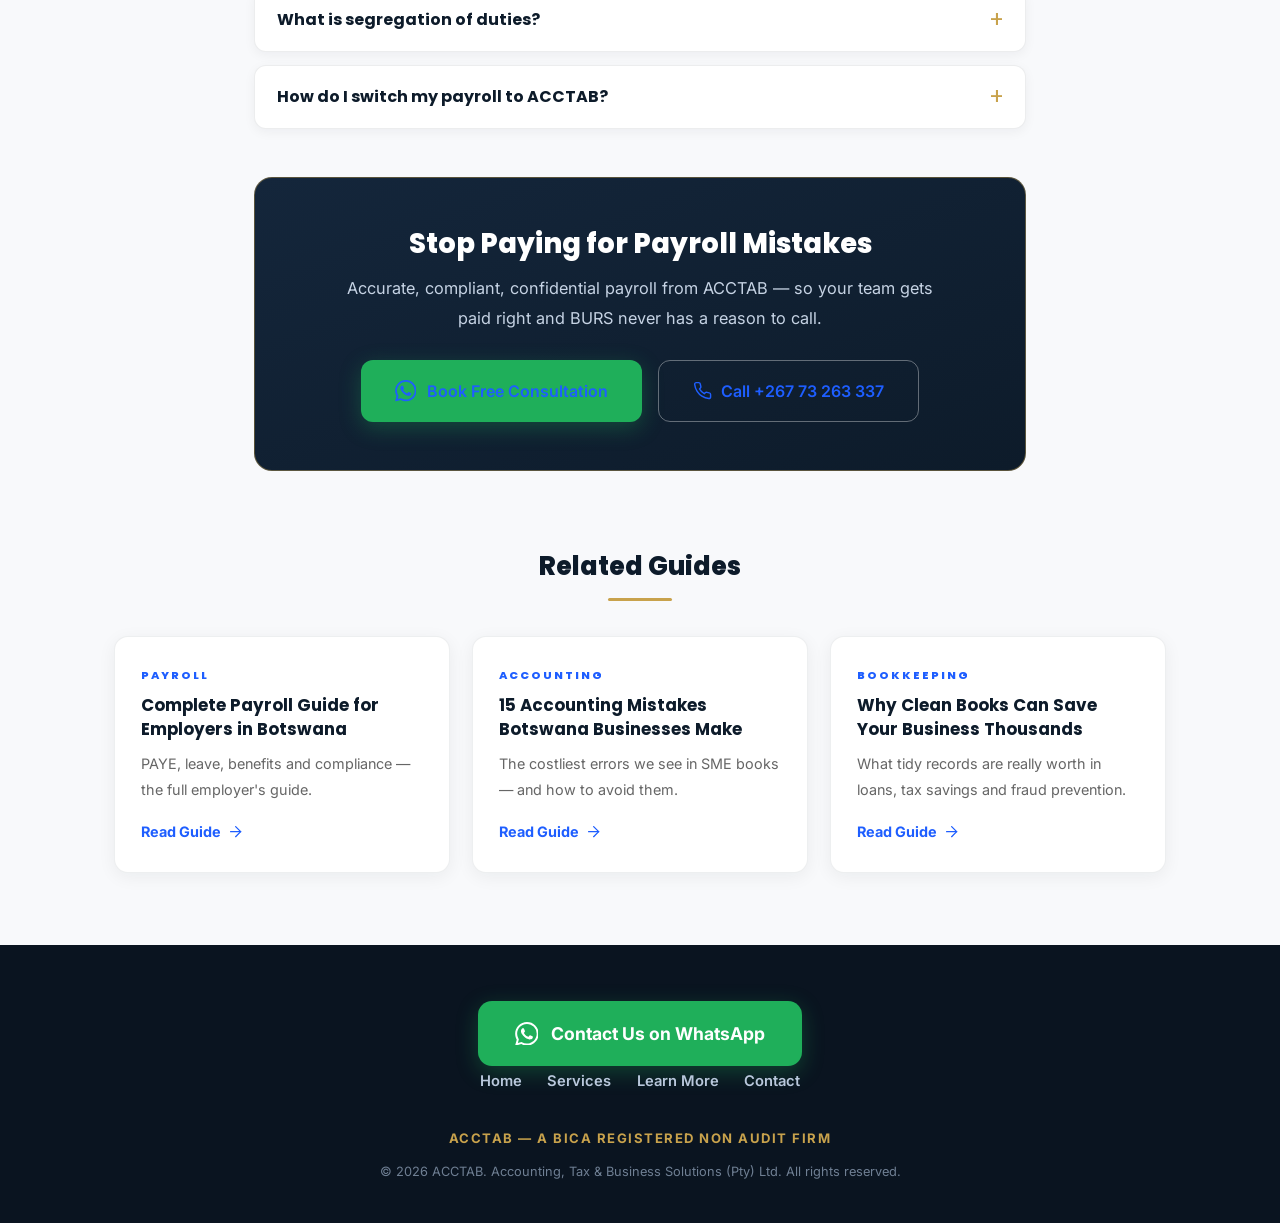
<file: articles/payroll-mistakes-botswana.html>
<!DOCTYPE html>
<html lang="en">
<head>
    <meta charset="UTF-8">
    <meta name="viewport" content="width=device-width, initial-scale=1.0">
    <title>12 Payroll Mistakes That Cost Botswana Businesses Money | ACCTAB</title>
    <meta name="description" content="Late salaries, PAYE errors, missing leave records, payroll fraud — the 12 payroll mistakes that quietly drain Botswana businesses, and how ACCTAB's payroll services stop every one.">
    <meta name="keywords" content="payroll mistakes Botswana, PAYE errors Botswana, payroll fraud, salary processing Botswana, payroll compliance Botswana">
    <meta name="robots" content="index, follow">
    <link rel="canonical" href="https://www.acctabbw.com/articles/payroll-mistakes-botswana">

    <meta property="og:type" content="article">
    <meta property="og:title" content="12 Payroll Mistakes That Cost Botswana Businesses Money">
    <meta property="og:description" content="The payroll pitfalls that quietly drain Botswana businesses — and how to stop them.">
    <meta property="og:url" content="https://www.acctabbw.com/articles/payroll-mistakes-botswana">
    <meta property="og:image" content="https://www.acctabbw.com/acctab.jpg">
    <meta name="twitter:card" content="summary">

    <link rel="icon" type="image/jpeg" href="../acctab.jpg">
    <link rel="preconnect" href="https://fonts.googleapis.com">
    <link rel="preconnect" href="https://fonts.gstatic.com" crossorigin>
    <link href="https://fonts.googleapis.com/css2?family=Poppins:wght@700;800&family=Inter:wght@400;600;700&display=swap" rel="stylesheet">
    <link rel="stylesheet" href="../assets/site.css">

    <script type="application/ld+json">
    {
      "@context": "https://schema.org",
      "@graph": [
        {
          "@type": "Article",
          "headline": "12 Payroll Mistakes That Cost Botswana Businesses Money",
          "description": "Late salaries, PAYE errors, missing leave records and payroll fraud — twelve payroll pitfalls that drain Botswana businesses.",
          "image": "https://www.acctabbw.com/acctab.jpg",
          "author": { "@type": "Organization", "name": "ACCTAB Professional Team", "url": "https://www.acctabbw.com/" },
          "publisher": { "@type": "Organization", "name": "ACCTAB", "logo": { "@type": "ImageObject", "url": "https://www.acctabbw.com/acctab.jpg" } },
          "datePublished": "2026-07-17",
          "dateModified": "2026-07-17",
          "mainEntityOfPage": "https://www.acctabbw.com/articles/payroll-mistakes-botswana",
          "articleSection": "Payroll"
        },
        {
          "@type": "BreadcrumbList",
          "itemListElement": [
            { "@type": "ListItem", "position": 1, "name": "Home", "item": "https://www.acctabbw.com/" },
            { "@type": "ListItem", "position": 2, "name": "Learn More", "item": "https://www.acctabbw.com/learn-more" },
            { "@type": "ListItem", "position": 3, "name": "12 Payroll Mistakes That Cost Botswana Businesses Money", "item": "https://www.acctabbw.com/articles/payroll-mistakes-botswana" }
          ]
        },
        {
          "@type": "FAQPage",
          "mainEntity": [
            { "@type": "Question", "name": "What is the most expensive payroll mistake for Botswana employers?", "acceptedAnswer": { "@type": "Answer", "text": "PAYE errors. Under-deducted tax remains the employer's liability, and BURS adds penalties and interest on top. Months of small errors compound into significant assessments." } },
            { "@type": "Question", "name": "Can employees claim against me for late salaries in Botswana?", "acceptedAnswer": { "@type": "Answer", "text": "Yes. Failing to pay wages when due breaches the Employment Act and the employment contract, and can lead to labour disputes and orders against the employer — quite apart from destroying staff morale and retention." } },
            { "@type": "Question", "name": "How do I detect ghost employees on my payroll?", "acceptedAnswer": { "@type": "Answer", "text": "Reconcile the payroll register against contracts and physical headcount, verify bank account ownership, and have someone independent of payroll preparation approve each run. A periodic payroll audit by an external firm like ACCTAB surfaces ghosts quickly." } },
            { "@type": "Question", "name": "Is running payroll on a spreadsheet risky?", "acceptedAnswer": { "@type": "Answer", "text": "Yes. Spreadsheets have no audit trail, formulas break silently, and tax tables must be updated by hand. Payroll software — or an outsourced provider using professional systems — removes an entire class of errors." } },
            { "@type": "Question", "name": "What records do I need if an employee dispute goes to labour office?", "acceptedAnswer": { "@type": "Answer", "text": "Contracts, payslips, attendance and overtime records, and leave registers. Employers lose disputes they should win simply because records are missing — the burden of proof effectively falls on the party with documents." } },
            { "@type": "Question", "name": "How often should payroll be audited?", "acceptedAnswer": { "@type": "Answer", "text": "A light independent review annually is a sensible minimum, with continuous controls (segregation of duties, approval of each run) operating monthly. ACCTAB offers payroll reviews as a standalone service." } },
            { "@type": "Question", "name": "What happens if I miss the PAYE remittance deadline?", "acceptedAnswer": { "@type": "Answer", "text": "BURS levies penalties and interest on late remittances. Repeated lateness also flags your business for closer attention. Outsourced payroll makes the deadline automatic." } },
            { "@type": "Question", "name": "Do I have to pay overtime at a higher rate?", "acceptedAnswer": { "@type": "Answer", "text": "Generally yes — the Employment Act provides for overtime at one and a half times the normal rate, and double on rest days and public holidays, for employees within its scope. Paying flat rates builds up a back-pay liability." } },
            { "@type": "Question", "name": "Can ACCTAB take over payroll mid-year?", "acceptedAnswer": { "@type": "Answer", "text": "Yes. We take over payrolls at any point in the year, reconcile year-to-date figures, and ensure the annual BURS reconciliation still balances." } },
            { "@type": "Question", "name": "How much does a payroll mistake typically cost?", "acceptedAnswer": { "@type": "Answer", "text": "Beyond BURS penalties and interest, count back-pay awards, labour dispute costs, and staff turnover caused by pay errors. A single mishandled termination can cost more than years of professional payroll fees." } },
            { "@type": "Question", "name": "What is segregation of duties in payroll?", "acceptedAnswer": { "@type": "Answer", "text": "The person who prepares payroll should not be the same person who approves and pays it. This simple split is the strongest defence against both fraud and unnoticed errors. Outsourcing achieves it instantly for small teams." } },
            { "@type": "Question", "name": "How do I switch my payroll to ACCTAB?", "acceptedAnswer": { "@type": "Answer", "text": "Message us on WhatsApp at +267 73 263 337. We collect your employee data and year-to-date figures, run a parallel test month if desired, and take over from the next pay period." } }
          ]
        }
      ]
    }
    </script>
</head>
<body>
    <div class="page-loader" id="pageLoader" aria-hidden="true">
        <div class="loader-ring"></div>
        <span class="loader-text">ACCTAB</span>
    </div>

    <svg xmlns="http://www.w3.org/2000/svg" style="display:none" aria-hidden="true">
        <symbol id="i-phone" viewBox="0 0 24 24"><path d="M22 16.92v3a2 2 0 0 1-2.18 2 19.79 19.79 0 0 1-8.63-3.07 19.5 19.5 0 0 1-6-6A19.79 19.79 0 0 1 2.08 4.18 2 2 0 0 1 4.06 2h3a2 2 0 0 1 2 1.72c.13.96.36 1.9.7 2.81a2 2 0 0 1-.45 2.11L8.09 9.91a16 16 0 0 0 6 6l1.27-1.27a2 2 0 0 1 2.11-.45c.91.34 1.85.57 2.81.7A2 2 0 0 1 22 16.92z"/></symbol>
        <symbol id="i-arrow" viewBox="0 0 24 24"><path d="M5 12h14"/><path d="m12 5 7 7-7 7"/></symbol>
        <symbol id="i-up" viewBox="0 0 24 24"><path d="m18 15-6-6-6 6"/></symbol>
        <symbol id="i-cal" viewBox="0 0 24 24"><rect x="3" y="4" width="18" height="18" rx="2"/><path d="M16 2v4"/><path d="M8 2v4"/><path d="M3 10h18"/></symbol>
        <symbol id="i-wa" viewBox="0 0 24 24"><path d="M17.472 14.382c-.297-.149-1.758-.867-2.03-.967-.273-.099-.471-.148-.67.15-.197.297-.767.966-.94 1.164-.173.199-.347.223-.644.075-.297-.15-1.255-.463-2.39-1.475-.883-.788-1.48-1.761-1.653-2.059-.173-.297-.018-.458.13-.606.134-.133.298-.347.446-.52.149-.174.198-.298.298-.497.099-.198.05-.371-.025-.52-.075-.149-.669-1.612-.916-2.207-.242-.579-.487-.5-.669-.51-.173-.008-.371-.01-.57-.01-.198 0-.52.074-.792.372-.272.297-1.04 1.016-1.04 2.479 0 1.462 1.065 2.875 1.213 3.074.149.198 2.096 3.2 5.077 4.487.709.306 1.262.489 1.694.625.712.227 1.36.195 1.871.118.571-.085 1.758-.719 2.006-1.413.248-.694.248-1.289.173-1.413-.074-.124-.272-.198-.57-.347m-5.421 7.403h-.004a9.87 9.87 0 0 1-5.031-1.378l-.361-.214-3.741.982.998-3.648-.235-.374a9.86 9.86 0 0 1-1.51-5.26c.001-5.45 4.436-9.884 9.888-9.884 2.64 0 5.122 1.03 6.988 2.898a9.825 9.825 0 0 1 2.893 6.994c-.003 5.45-4.437 9.884-9.885 9.884m8.413-18.297A11.815 11.815 0 0 0 12.05 0C5.495 0 .16 5.335.157 11.892c0 2.096.547 4.142 1.588 5.945L.057 24l6.305-1.654a11.882 11.882 0 0 0 5.683 1.448h.005c6.554 0 11.89-5.335 11.893-11.893a11.821 11.821 0 0 0-3.48-8.413z"/></symbol>
    </svg>

    <nav id="navbar">
        <div class="nav-shine" aria-hidden="true"></div>
        <a href="/" class="brand" aria-label="ACCTAB home">
            <img src="../acctab.jpg" alt="ACCTAB - Accounting, Tax & Business Solutions logo" class="brand-logo">
            <span class="brand-text">
                <span class="brand-name">ACCTAB</span>
                <span class="brand-tag">A BICA Registered Non Audit Firm</span>
            </span>
        </a>
        <button class="hamburger" id="hamburger" aria-label="Toggle menu" aria-expanded="false">
            <span></span><span></span><span></span>
        </button>
        <div class="nav-right" id="navMenu">
            <ul>
                <li><a href="/">Home</a></li>
                <li><a href="/services">Services</a></li>
                <li><a href="/learn-more" class="active">Learn More</a></li>
                <li><a href="/#contact">Contact</a></li>
                <li><a href="https://wa.me/26773263337?text=Hi%2C%20I%20would%20like%20to%20book%20a%20free%20consultation." class="nav-cta" target="_blank" rel="noopener">Book Consultation</a></li>
            </ul>
        </div>
    </nav>

    <header class="page-hero">
        <ol class="crumbs">
            <li><a href="/">Home</a></li>
            <li class="sep">/</li>
            <li><a href="/learn-more">Learn More</a></li>
            <li class="sep">/</li>
            <li aria-current="page">12 Payroll Mistakes</li>
        </ol>
        <span class="hero-eyebrow">Payroll</span>
        <h1>12 Payroll Mistakes That Cost Botswana Businesses Money</h1>
        <p class="lede">Payroll errors don't announce themselves — they accumulate quietly in penalties, back-pay claims and lost trust. Here are the twelve we correct most often, and what each one costs.</p>
        <div class="art-meta">
            <span><svg class="icon" aria-hidden="true"><use href="#i-cal"/></svg> Updated July 2026</span>
            <span>By the ACCTAB Professional Team</span>
            <span>11 min read</span>
        </div>
    </header>

    <main class="art-wrap">
        <article class="art-body">
            <p>
                Payroll touches three unforgiving parties at once: BURS, the labour authorities, and your own employees. A mistake with any of them is expensive; a mistake with all three at once can sink a small business. Below are the twelve payroll failures we encounter most often across Botswana — each with the cost it creates and the fix that prevents it. For the full picture of how payroll should run, start with our <a href="/articles/payroll-guide-botswana">Complete Payroll Guide for Employers in Botswana</a>.
            </p>

            <nav class="toc" aria-label="Table of contents">
                <h2>The 12 Mistakes</h2>
                <ol>
                    <li><a href="#p1">Paying salaries late</a></li>
                    <li><a href="#p2">Wrong deductions</a></li>
                    <li><a href="#p3">PAYE errors</a></li>
                    <li><a href="#p4">Poor payroll records</a></li>
                    <li><a href="#p5">Missing leave records</a></li>
                    <li><a href="#p6">Incorrect overtime</a></li>
                    <li><a href="#p7">Payroll fraud &amp; ghost employees</a></li>
                    <li><a href="#p8">Manual spreadsheets</a></li>
                    <li><a href="#p9">Compliance failures</a></li>
                    <li><a href="#p10">No backups</a></li>
                    <li><a href="#p11">No payroll audits</a></li>
                    <li><a href="#p12">No expert review</a></li>
                </ol>
            </nav>

            <h2 id="p1">1. Paying salaries late</h2>
            <p>
                Late pay breaches the Employment Act and the contract, invites labour disputes, and — the hidden cost — makes your best people start job-hunting. A business that cannot pay on time signals it may not pay at all.
                <strong>Fix:</strong> a payroll calendar with a fixed cut-off and pay date, and a cash flow forecast that treats salaries as untouchable. ACCTAB's payroll runs release payments on schedule, every month.
            </p>

            <h2 id="p2">2. Wrong deductions</h2>
            <p>
                Deducting too much (unauthorised deductions are unlawful) or too little (advances never recovered, pension contributions missed) both end in disputes and losses.
                <strong>Fix:</strong> every deduction traceable to a law, a contract or a signed authorisation — and each run reviewed against the previous month.
            </p>

            <h2 id="p3">3. PAYE errors</h2>
            <p>
                The most expensive item on this list. Outdated tax tables, mishandled benefits and casual "net pay agreements" all under-deduct PAYE — and the shortfall, penalties and interest land on the <em>employer</em>, not the employee.
                <strong>Fix:</strong> compute PAYE on current BURS tables with taxable benefits handled correctly. This is core to ACCTAB's payroll service; see also our <a href="/articles/botswana-business-tax-guide">Botswana Business Tax Guide</a>.
            </p>

            <h2 id="p4">4. Poor payroll records</h2>
            <p>
                No contracts, no payslip copies, no remittance proofs. When BURS queries a figure or a former employee claims underpayment, you have nothing to answer with — and the party without documents usually loses.
                <strong>Fix:</strong> a complete payroll file per employee, retained for several years. Outsourced payroll produces this automatically.
            </p>

            <h2 id="p5">5. Missing leave records</h2>
            <p>
                Untracked leave means employees accumulate (or claim) balances you cannot verify. On termination, unverifiable leave becomes a cash payout — often for days already taken.
                <strong>Fix:</strong> a leave register updated with every absence, reconciled to payroll. It is one of the cheapest liabilities to prevent.
            </p>

            <h2 id="p6">6. Incorrect overtime</h2>
            <p>
                Paying overtime at flat rates instead of Employment Act rates (generally 1.5×, double on rest days and holidays) silently builds a back-pay liability that a single labour complaint can crystallise — for the whole workforce, going back years.
                <strong>Fix:</strong> overtime captured per employee per period and costed at the correct rates.
            </p>

            <h2 id="p7">7. Payroll fraud and ghost employees</h2>
            <p>
                When one unsupervised person controls the whole payroll, ghost employees, inflated hours and diverted payments can run for years. We have seen payrolls where more than one "employee" existed only in the bank file.
                <strong>Fix:</strong> segregation of duties — preparation, approval and payment split between different people. Outsourcing to ACCTAB creates that separation instantly, even in a three-person business.
            </p>

            <h2 id="p8">8. Manual spreadsheets</h2>
            <p>
                One dragged formula, one hidden row, and the whole month is wrong with no audit trail to show where. Spreadsheets also depend entirely on the one person who built them.
                <strong>Fix:</strong> professional payroll software — or a provider who runs it for you.
            </p>

            <h2 id="p9">9. Compliance failures</h2>
            <p>
                Missed PAYE remittances, skipped annual reconciliations, unregistered employers: each failure attracts penalties and marks your business for closer BURS attention.
                <strong>Fix:</strong> a statutory calendar with every deadline — or an outsourced provider for whom your deadlines are their core job.
            </p>

            <h2 id="p10">10. No payroll backups</h2>
            <p>
                Payroll history on one laptop is one theft, fire or hardware failure away from disaster — with BURS still expecting the records.
                <strong>Fix:</strong> cloud-based payroll with automatic, off-site backups.
            </p>

            <h2 id="p11">11. No payroll audits</h2>
            <p>
                Payroll that is never independently checked drifts: errors become precedents, precedents become "policy". An annual review catches drift while it is still cheap to correct.
                <strong>Fix:</strong> a periodic independent payroll review — ACCTAB offers this as a standalone service, no takeover required.
            </p>

            <h2 id="p12">12. No expert review of unusual events</h2>
            <p>
                Terminations, retrenchments, severance calculations and final-pay computations are where the biggest single-event losses happen. One mishandled termination can cost more than a decade of professional fees.
                <strong>Fix:</strong> before any unusual payroll event, get professional advice. A WhatsApp message to ACCTAB before you act is free; fixing it afterwards is not.
            </p>

            <section class="acctab-box">
                <h2>The Solution: Payroll Run by Professionals</h2>
                <p>Every mistake above disappears when payroll is handled by a firm whose only job is getting it right:</p>
                <ul>
                    <li><strong>On-time salaries</strong> and payslips, every period, with a fixed calendar.</li>
                    <li><strong>Correct PAYE</strong> on current BURS tables, remitted by deadline, reconciled annually.</li>
                    <li><strong>Employment Act compliance</strong> — leave, overtime and severance handled and documented.</li>
                    <li><strong>Built-in fraud protection</strong> through independent preparation and approval.</li>
                    <li><strong>Complete records</strong>, securely backed up and ready for any BURS or labour query.</li>
                </ul>
                <div class="box-ctas">
                    <a href="https://wa.me/26773263337?text=Hi%2C%20I%20would%20like%20a%20payroll%20review%20for%20my%20business." class="btn-whatsapp" target="_blank" rel="noopener"><svg class="wa-glyph" aria-hidden="true"><use href="#i-wa"/></svg> Request a Payroll Review</a>
                    <a href="tel:+26773263337" class="btn-secondary"><svg class="icon" aria-hidden="true"><use href="#i-phone"/></svg> Call +267 73 263 337</a>
                </div>
            </section>

            <h2 id="faq">Frequently Asked Questions</h2>
            <div class="faq">
                <details><summary>What is the most expensive payroll mistake?</summary><div class="faq-a"><p>PAYE errors. Under-deducted tax remains the employer's liability, plus BURS penalties and interest — and small monthly errors compound into large assessments.</p></div></details>
                <details><summary>Can employees claim against me for late salaries?</summary><div class="faq-a"><p>Yes — late pay breaches the Employment Act and contract, and can lead to labour disputes and orders against the employer, quite apart from the damage to morale.</p></div></details>
                <details><summary>How do I detect ghost employees?</summary><div class="faq-a"><p>Reconcile the payroll register to contracts and physical headcount, verify bank account ownership, and separate preparation from approval. An external payroll review surfaces ghosts quickly.</p></div></details>
                <details><summary>Is spreadsheet payroll risky?</summary><div class="faq-a"><p>Yes — no audit trail, silent formula breakage and manual tax tables. Professional software or an outsourced provider removes that whole class of error.</p></div></details>
                <details><summary>What records matter in a labour dispute?</summary><div class="faq-a"><p>Contracts, payslips, attendance/overtime records and leave registers. Employers lose winnable disputes simply because documents are missing.</p></div></details>
                <details><summary>How often should payroll be audited?</summary><div class="faq-a"><p>An independent review annually, with monthly controls (segregation of duties, run approval) in between. ACCTAB offers standalone payroll reviews.</p></div></details>
                <details><summary>What if I miss the PAYE deadline?</summary><div class="faq-a"><p>BURS levies penalties and interest, and repeated lateness attracts closer attention. Outsourced payroll makes the deadline automatic.</p></div></details>
                <details><summary>Must overtime be paid at a higher rate?</summary><div class="faq-a"><p>Generally yes — 1.5× normal rate, double on rest days and public holidays, for employees within the Employment Act's scope. Flat-rate overtime builds a back-pay liability.</p></div></details>
                <details><summary>Can ACCTAB take over payroll mid-year?</summary><div class="faq-a"><p>Yes — we reconcile year-to-date figures on takeover so the annual BURS reconciliation still balances.</p></div></details>
                <details><summary>How much does a payroll mistake typically cost?</summary><div class="faq-a"><p>Count BURS penalties, back-pay awards, dispute costs and staff turnover. One mishandled termination can exceed years of professional payroll fees.</p></div></details>
                <details><summary>What is segregation of duties?</summary><div class="faq-a"><p>The person preparing payroll should not approve and pay it. This single control is the strongest defence against fraud and error — and outsourcing achieves it instantly.</p></div></details>
                <details><summary>How do I switch my payroll to ACCTAB?</summary><div class="faq-a"><p>WhatsApp +267 73 263 337. We collect employee data and year-to-date figures, optionally run a parallel month, and take over from the next pay period.</p></div></details>
            </div>

            <div class="cta-banner">
                <h2>Stop Paying for Payroll Mistakes</h2>
                <p>Accurate, compliant, confidential payroll from ACCTAB — so your team gets paid right and BURS never has a reason to call.</p>
                <div class="cta-btns">
                    <a href="https://wa.me/26773263337?text=Hi%2C%20I%20read%20your%20payroll%20mistakes%20article%20and%20would%20like%20a%20consultation." class="btn-whatsapp" target="_blank" rel="noopener"><svg class="wa-glyph" aria-hidden="true"><use href="#i-wa"/></svg> Book Free Consultation</a>
                    <a href="tel:+26773263337" class="btn-secondary"><svg class="icon" aria-hidden="true"><use href="#i-phone"/></svg> Call +267 73 263 337</a>
                </div>
            </div>
        </article>
    </main>

    <section class="related">
        <h2>Related Guides</h2>
        <div class="gold-divider"></div>
        <div class="rel-grid">
            <a class="rel-card" href="/articles/payroll-guide-botswana">
                <span class="cat">Payroll</span>
                <h3>Complete Payroll Guide for Employers in Botswana</h3>
                <p>PAYE, leave, benefits and compliance — the full employer's guide.</p>
                <span class="read-more">Read Guide <svg class="icon" aria-hidden="true"><use href="#i-arrow"/></svg></span>
            </a>
            <a class="rel-card" href="/articles/accounting-mistakes-botswana">
                <span class="cat">Accounting</span>
                <h3>15 Accounting Mistakes Botswana Businesses Make</h3>
                <p>The costliest errors we see in SME books — and how to avoid them.</p>
                <span class="read-more">Read Guide <svg class="icon" aria-hidden="true"><use href="#i-arrow"/></svg></span>
            </a>
            <a class="rel-card" href="/articles/clean-books-save-money-botswana">
                <span class="cat">Bookkeeping</span>
                <h3>Why Clean Books Can Save Your Business Thousands</h3>
                <p>What tidy records are really worth in loans, tax savings and fraud prevention.</p>
                <span class="read-more">Read Guide <svg class="icon" aria-hidden="true"><use href="#i-arrow"/></svg></span>
            </a>
        </div>
    </section>

    <footer>
        <a href="https://wa.me/26773263337" class="whatsapp-btn" target="_blank" rel="noopener">
            <svg class="wa-glyph" aria-hidden="true"><use href="#i-wa"/></svg>
            Contact Us on WhatsApp
        </a>
        <ul class="footer-links">
            <li><a href="/">Home</a></li>
            <li><a href="/services">Services</a></li>
            <li><a href="/learn-more">Learn More</a></li>
            <li><a href="/#contact">Contact</a></li>
        </ul>
        <div class="footer-note">ACCTAB — A BICA Registered Non Audit Firm</div>
        <div class="footer-copy">© <span id="year"></span> ACCTAB. Accounting, Tax &amp; Business Solutions (Pty) Ltd. All rights reserved.</div>
    </footer>

    <div class="floating-btns">
        <button class="fab fab-top" id="backToTop" aria-label="Back to top"><svg class="icon" aria-hidden="true"><use href="#i-up"/></svg></button>
        <a href="tel:+26773263337" class="fab fab-phone" aria-label="Call us"><svg class="icon" aria-hidden="true"><use href="#i-phone"/></svg></a>
        <a href="https://wa.me/26773263337" class="fab fab-whatsapp" target="_blank" rel="noopener" aria-label="Chat on WhatsApp"><svg class="wa-glyph" aria-hidden="true"><use href="#i-wa"/></svg></a>
    </div>

    <script src="../assets/site.js" defer></script>
</body>
</html>
</file>
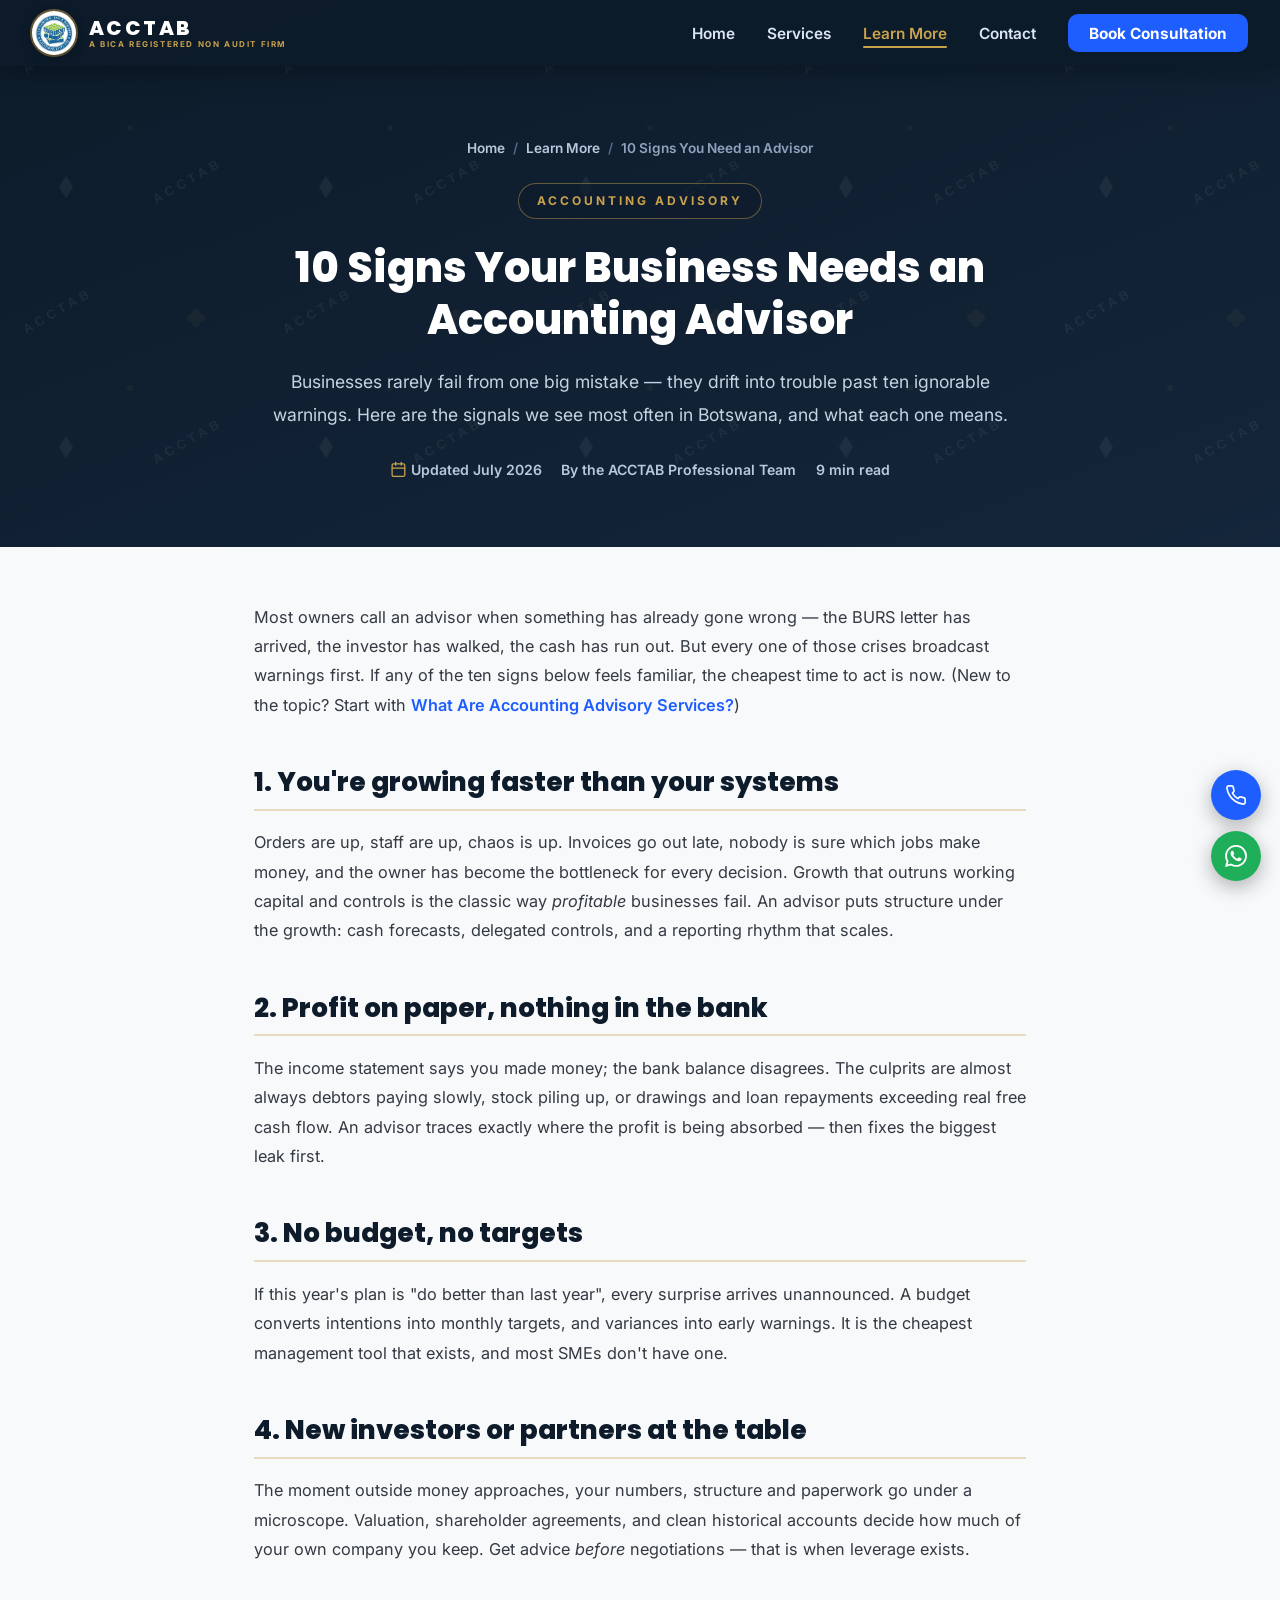
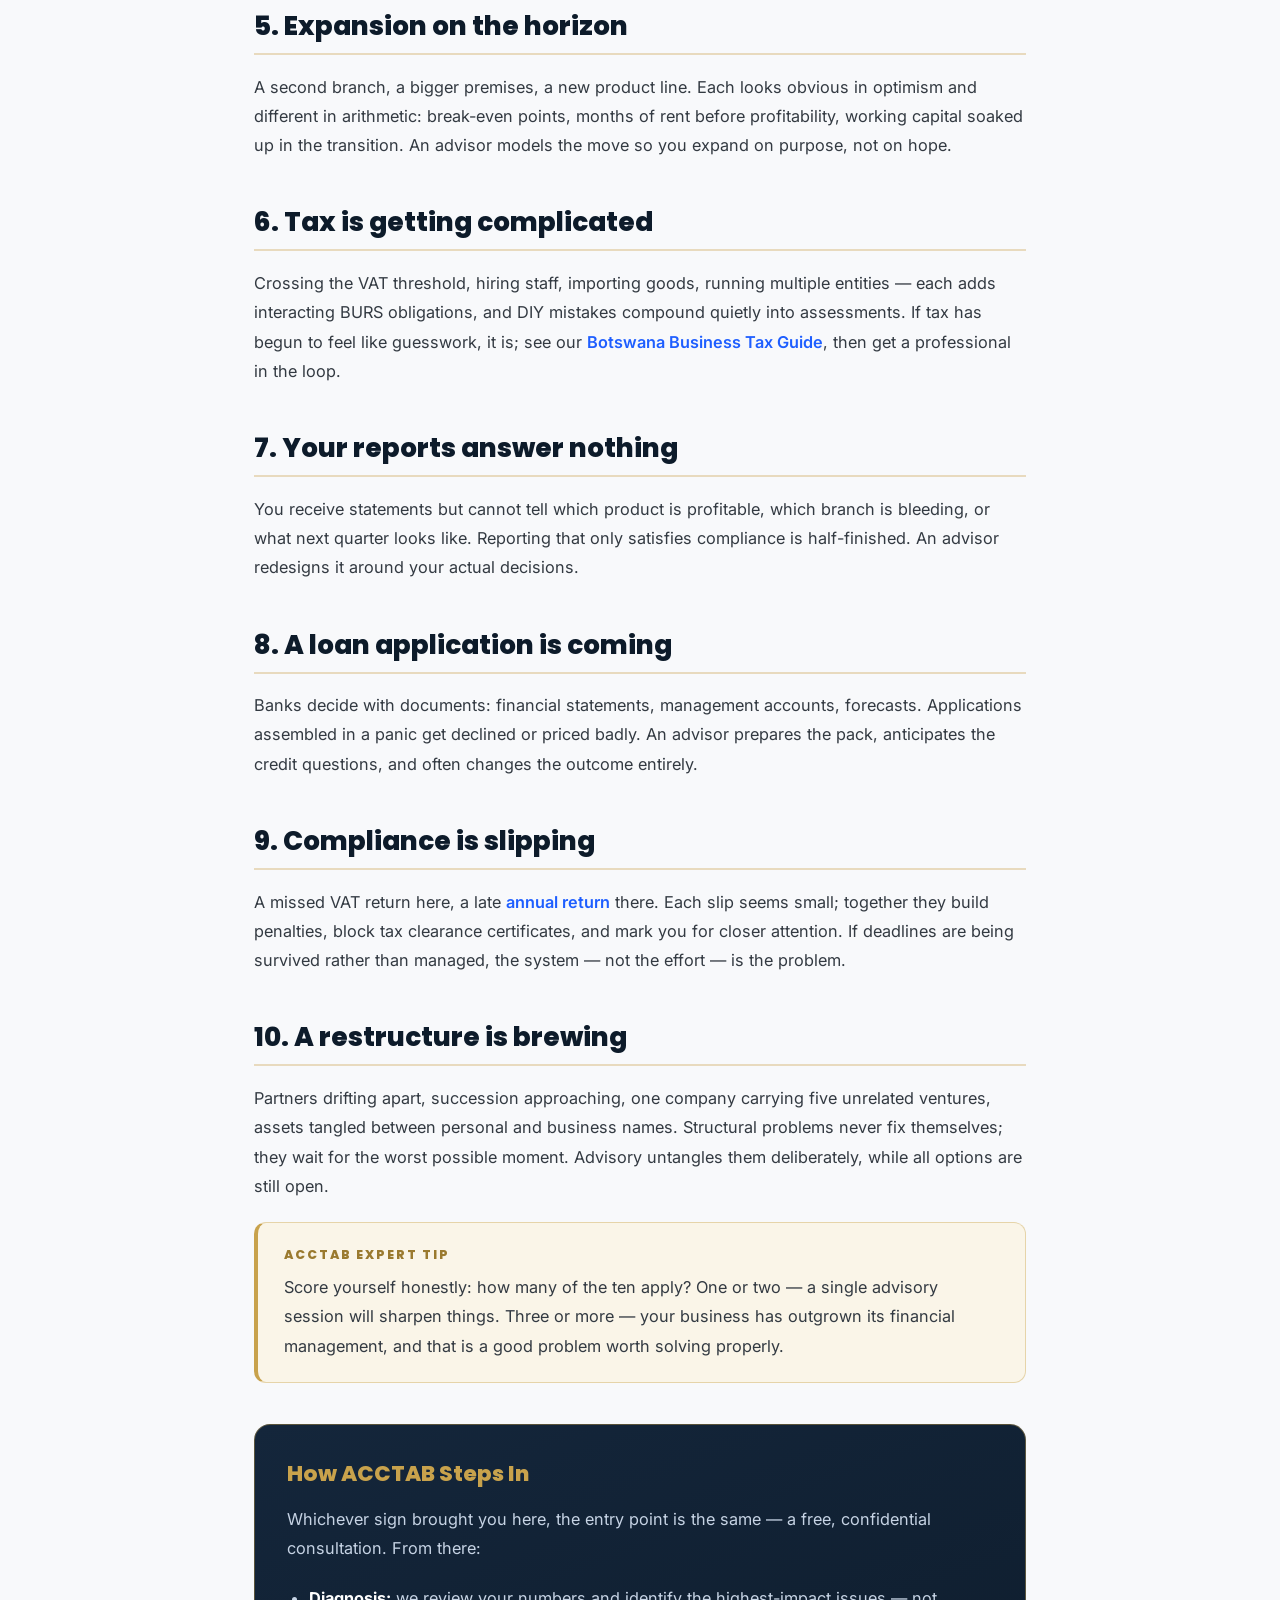
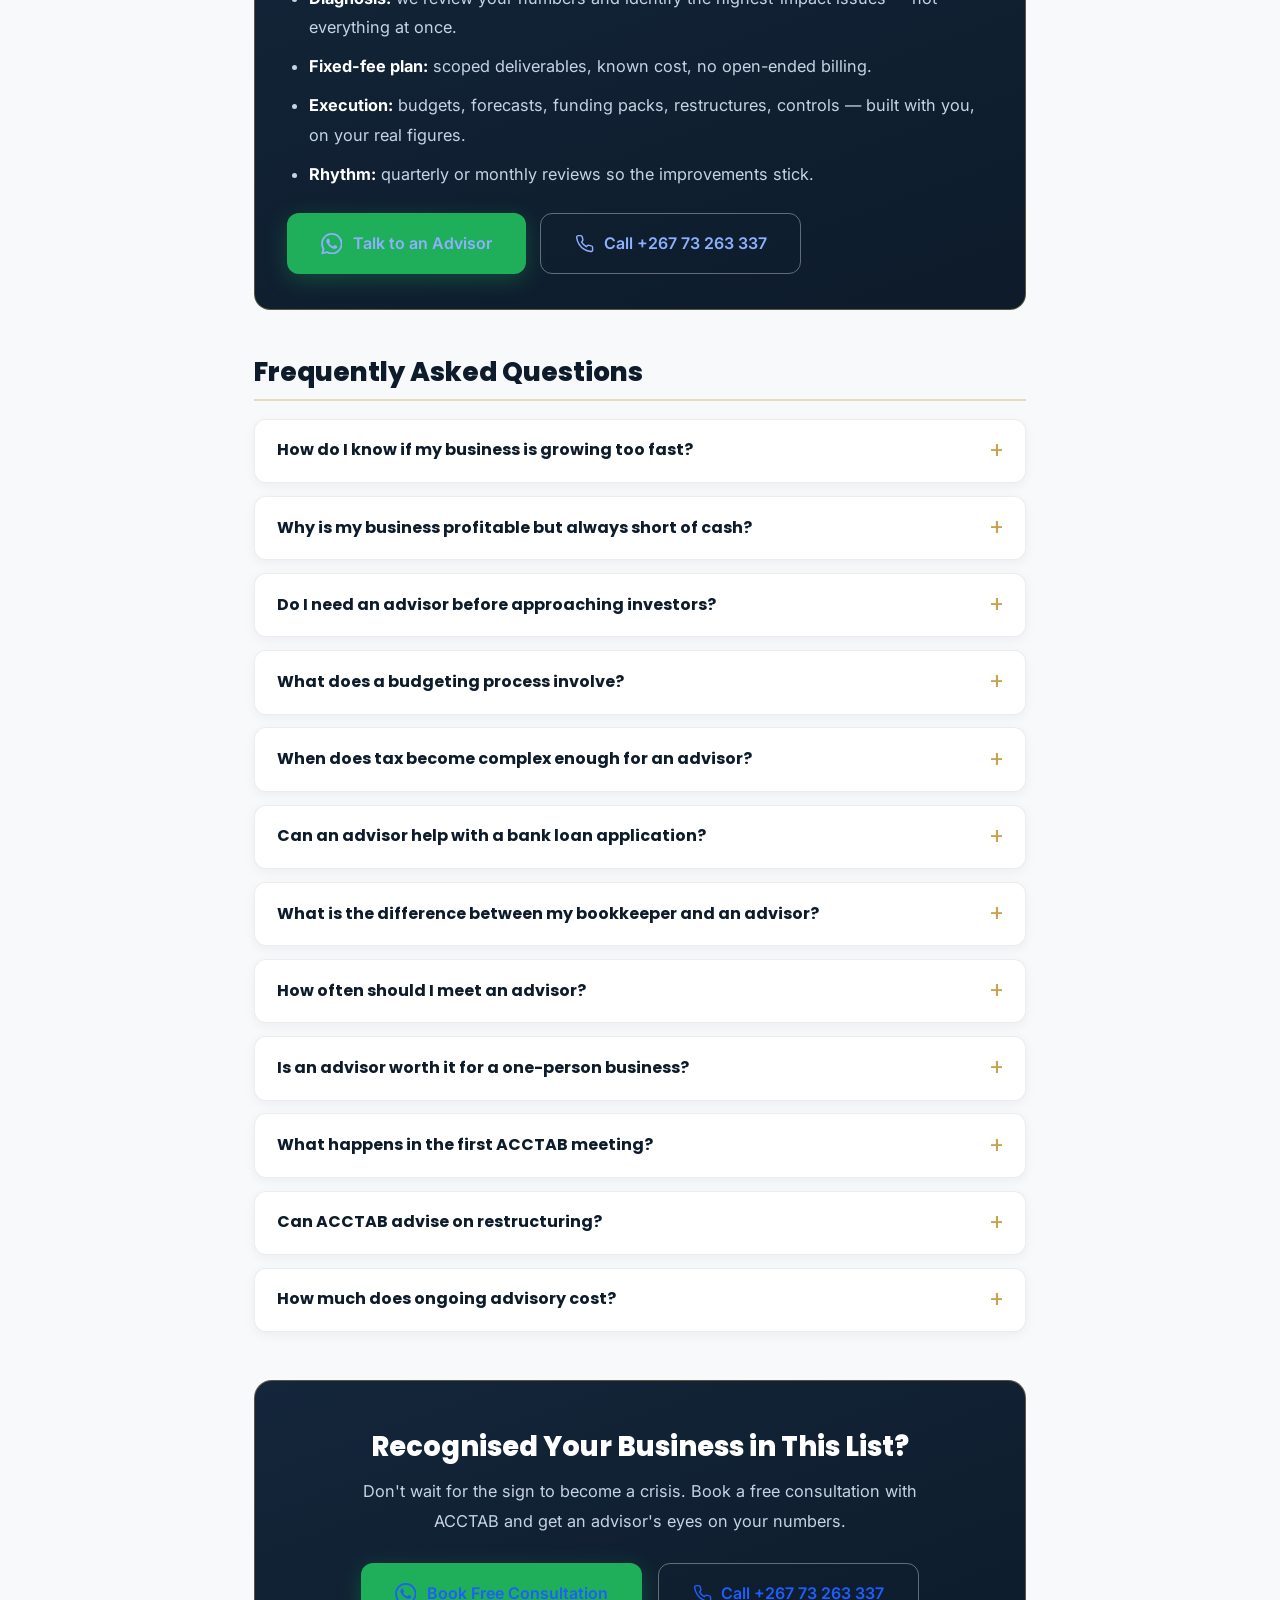
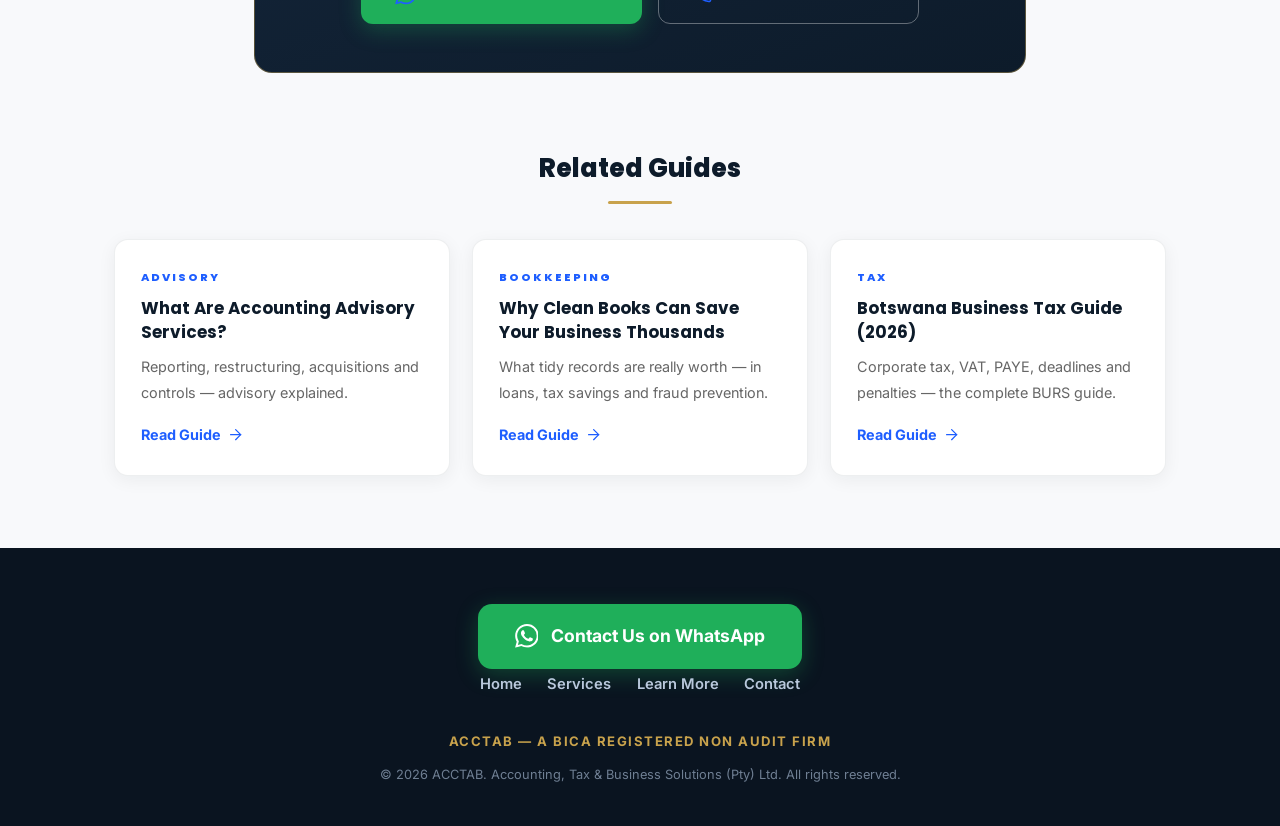
<file: articles/signs-you-need-accounting-advisor.html>
<!DOCTYPE html>
<html lang="en">
<head>
    <meta charset="UTF-8">
    <meta name="viewport" content="width=device-width, initial-scale=1.0">
    <title>10 Signs Your Business Needs an Accounting Advisor | ACCTAB Botswana</title>
    <meta name="description" content="Growing too fast? Cash always tight? Investors at the table? Ten clear signals a Botswana business needs an accounting advisor — and how ACCTAB steps in at each one.">
    <meta name="keywords" content="accounting advisor Botswana, business advisor Botswana, cash flow problems, business growth Botswana, financial advisor SME">
    <meta name="robots" content="index, follow">
    <link rel="canonical" href="https://www.acctabbw.com/articles/signs-you-need-accounting-advisor">

    <meta property="og:type" content="article">
    <meta property="og:title" content="10 Signs Your Business Needs an Accounting Advisor">
    <meta property="og:description" content="Ten clear signals it is time to bring a professional advisor alongside your Botswana business.">
    <meta property="og:url" content="https://www.acctabbw.com/articles/signs-you-need-accounting-advisor">
    <meta property="og:image" content="https://www.acctabbw.com/acctab.jpg">
    <meta name="twitter:card" content="summary">

    <link rel="icon" type="image/jpeg" href="../acctab.jpg">
    <link rel="preconnect" href="https://fonts.googleapis.com">
    <link rel="preconnect" href="https://fonts.gstatic.com" crossorigin>
    <link href="https://fonts.googleapis.com/css2?family=Poppins:wght@700;800&family=Inter:wght@400;600;700&display=swap" rel="stylesheet">
    <link rel="stylesheet" href="../assets/site.css">

    <script type="application/ld+json">
    {
      "@context": "https://schema.org",
      "@graph": [
        {
          "@type": "Article",
          "headline": "10 Signs Your Business Needs an Accounting Advisor",
          "description": "Ten clear signals a Botswana business needs an accounting advisor — from runaway growth to tax complexity.",
          "image": "https://www.acctabbw.com/acctab.jpg",
          "author": { "@type": "Organization", "name": "ACCTAB Professional Team", "url": "https://www.acctabbw.com/" },
          "publisher": { "@type": "Organization", "name": "ACCTAB", "logo": { "@type": "ImageObject", "url": "https://www.acctabbw.com/acctab.jpg" } },
          "datePublished": "2026-07-17",
          "dateModified": "2026-07-17",
          "mainEntityOfPage": "https://www.acctabbw.com/articles/signs-you-need-accounting-advisor",
          "articleSection": "Accounting Advisory"
        },
        {
          "@type": "BreadcrumbList",
          "itemListElement": [
            { "@type": "ListItem", "position": 1, "name": "Home", "item": "https://www.acctabbw.com/" },
            { "@type": "ListItem", "position": 2, "name": "Learn More", "item": "https://www.acctabbw.com/learn-more" },
            { "@type": "ListItem", "position": 3, "name": "10 Signs Your Business Needs an Accounting Advisor", "item": "https://www.acctabbw.com/articles/signs-you-need-accounting-advisor" }
          ]
        },
        {
          "@type": "FAQPage",
          "mainEntity": [
            { "@type": "Question", "name": "How do I know if my business is growing too fast?", "acceptedAnswer": { "@type": "Answer", "text": "Classic symptoms: sales rising while cash falls, staff hired faster than systems can absorb, quality slipping, and the owner working longer hours with less visibility. Growth that outruns working capital is the classic way profitable businesses fail — an advisor puts arithmetic under the growth." } },
            { "@type": "Question", "name": "Why is my business profitable but always short of cash?", "acceptedAnswer": { "@type": "Answer", "text": "Usually some combination of slow-paying debtors, too much stock, loan repayments and owner drawings exceeding real free cash flow. An advisor traces exactly where profit is being absorbed and fixes the biggest leaks first." } },
            { "@type": "Question", "name": "Do I need an advisor before approaching investors?", "acceptedAnswer": { "@type": "Answer", "text": "Strongly recommended. Investors will scrutinise your numbers, structure and forecasts. An advisor prepares credible financials, a defensible valuation, and a structure that protects you — before negotiations begin, when leverage is highest." } },
            { "@type": "Question", "name": "What does a budgeting process actually involve?", "acceptedAnswer": { "@type": "Answer", "text": "Setting revenue and cost targets by month, comparing actuals against them, and acting on variances. It converts hope into a plan and surprises into early warnings. ACCTAB builds budgets into its monthly reporting rhythm." } },
            { "@type": "Question", "name": "When does tax become complex enough to need an advisor?", "acceptedAnswer": { "@type": "Answer", "text": "Typically when you cross the VAT threshold, employ staff (PAYE), trade across borders, own multiple entities, or face a BURS query. Each adds interacting obligations where DIY mistakes get expensive." } },
            { "@type": "Question", "name": "Can an advisor help with a bank loan application?", "acceptedAnswer": { "@type": "Answer", "text": "Yes — that is one of the most common engagements. Banks want financial statements, management accounts and cash flow forecasts. An advisor prepares the pack, anticipates the bank's questions and often improves the terms offered." } },
            { "@type": "Question", "name": "What is the difference between my bookkeeper and an advisor?", "acceptedAnswer": { "@type": "Answer", "text": "Your bookkeeper records the past accurately. An advisor uses those records to shape the future — pricing, structure, funding, expansion. Both matter; they answer different questions." } },
            { "@type": "Question", "name": "How often should I meet an accounting advisor?", "acceptedAnswer": { "@type": "Answer", "text": "For most SMEs, a quarterly review meeting plus ad-hoc support around big decisions works well. Fast-growing or restructuring businesses benefit from monthly contact." } },
            { "@type": "Question", "name": "Is an advisor worth it for a one-person business?", "acceptedAnswer": { "@type": "Answer", "text": "At key moments, absolutely: registering the right structure, pricing your service, taking your first employee, buying equipment. One good decision typically pays for years of occasional advice." } },
            { "@type": "Question", "name": "What will ACCTAB do in the first advisory meeting?", "acceptedAnswer": { "@type": "Answer", "text": "Listen first: your goals, pressures and numbers. Then we identify the highest-impact issues and propose a scoped, fixed-fee plan. The first consultation is free and confidential." } },
            { "@type": "Question", "name": "Can ACCTAB advise on restructuring my companies?", "acceptedAnswer": { "@type": "Answer", "text": "Yes — we model the options, quantify tax and risk implications, and manage the accounting and company secretarial mechanics of the reorganisation." } },
            { "@type": "Question", "name": "How much does ongoing advisory cost?", "acceptedAnswer": { "@type": "Answer", "text": "Engagements are scoped and quoted as fixed fees after a free consultation, sized to SME budgets. Most clients find one prevented mistake or one funded application pays for the year." } }
          ]
        }
      ]
    }
    </script>
</head>
<body>
    <div class="page-loader" id="pageLoader" aria-hidden="true">
        <div class="loader-ring"></div>
        <span class="loader-text">ACCTAB</span>
    </div>

    <svg xmlns="http://www.w3.org/2000/svg" style="display:none" aria-hidden="true">
        <symbol id="i-phone" viewBox="0 0 24 24"><path d="M22 16.92v3a2 2 0 0 1-2.18 2 19.79 19.79 0 0 1-8.63-3.07 19.5 19.5 0 0 1-6-6A19.79 19.79 0 0 1 2.08 4.18 2 2 0 0 1 4.06 2h3a2 2 0 0 1 2 1.72c.13.96.36 1.9.7 2.81a2 2 0 0 1-.45 2.11L8.09 9.91a16 16 0 0 0 6 6l1.27-1.27a2 2 0 0 1 2.11-.45c.91.34 1.85.57 2.81.7A2 2 0 0 1 22 16.92z"/></symbol>
        <symbol id="i-arrow" viewBox="0 0 24 24"><path d="M5 12h14"/><path d="m12 5 7 7-7 7"/></symbol>
        <symbol id="i-up" viewBox="0 0 24 24"><path d="m18 15-6-6-6 6"/></symbol>
        <symbol id="i-cal" viewBox="0 0 24 24"><rect x="3" y="4" width="18" height="18" rx="2"/><path d="M16 2v4"/><path d="M8 2v4"/><path d="M3 10h18"/></symbol>
        <symbol id="i-wa" viewBox="0 0 24 24"><path d="M17.472 14.382c-.297-.149-1.758-.867-2.03-.967-.273-.099-.471-.148-.67.15-.197.297-.767.966-.94 1.164-.173.199-.347.223-.644.075-.297-.15-1.255-.463-2.39-1.475-.883-.788-1.48-1.761-1.653-2.059-.173-.297-.018-.458.13-.606.134-.133.298-.347.446-.52.149-.174.198-.298.298-.497.099-.198.05-.371-.025-.52-.075-.149-.669-1.612-.916-2.207-.242-.579-.487-.5-.669-.51-.173-.008-.371-.01-.57-.01-.198 0-.52.074-.792.372-.272.297-1.04 1.016-1.04 2.479 0 1.462 1.065 2.875 1.213 3.074.149.198 2.096 3.2 5.077 4.487.709.306 1.262.489 1.694.625.712.227 1.36.195 1.871.118.571-.085 1.758-.719 2.006-1.413.248-.694.248-1.289.173-1.413-.074-.124-.272-.198-.57-.347m-5.421 7.403h-.004a9.87 9.87 0 0 1-5.031-1.378l-.361-.214-3.741.982.998-3.648-.235-.374a9.86 9.86 0 0 1-1.51-5.26c.001-5.45 4.436-9.884 9.888-9.884 2.64 0 5.122 1.03 6.988 2.898a9.825 9.825 0 0 1 2.893 6.994c-.003 5.45-4.437 9.884-9.885 9.884m8.413-18.297A11.815 11.815 0 0 0 12.05 0C5.495 0 .16 5.335.157 11.892c0 2.096.547 4.142 1.588 5.945L.057 24l6.305-1.654a11.882 11.882 0 0 0 5.683 1.448h.005c6.554 0 11.89-5.335 11.893-11.893a11.821 11.821 0 0 0-3.48-8.413z"/></symbol>
    </svg>

    <nav id="navbar">
        <div class="nav-shine" aria-hidden="true"></div>
        <a href="/" class="brand" aria-label="ACCTAB home">
            <img src="../acctab.jpg" alt="ACCTAB - Accounting, Tax & Business Solutions logo" class="brand-logo">
            <span class="brand-text">
                <span class="brand-name">ACCTAB</span>
                <span class="brand-tag">A BICA Registered Non Audit Firm</span>
            </span>
        </a>
        <button class="hamburger" id="hamburger" aria-label="Toggle menu" aria-expanded="false">
            <span></span><span></span><span></span>
        </button>
        <div class="nav-right" id="navMenu">
            <ul>
                <li><a href="/">Home</a></li>
                <li><a href="/services">Services</a></li>
                <li><a href="/learn-more" class="active">Learn More</a></li>
                <li><a href="/#contact">Contact</a></li>
                <li><a href="https://wa.me/26773263337?text=Hi%2C%20I%20would%20like%20to%20book%20a%20free%20consultation." class="nav-cta" target="_blank" rel="noopener">Book Consultation</a></li>
            </ul>
        </div>
    </nav>

    <header class="page-hero">
        <ol class="crumbs">
            <li><a href="/">Home</a></li>
            <li class="sep">/</li>
            <li><a href="/learn-more">Learn More</a></li>
            <li class="sep">/</li>
            <li aria-current="page">10 Signs You Need an Advisor</li>
        </ol>
        <span class="hero-eyebrow">Accounting Advisory</span>
        <h1>10 Signs Your Business Needs an Accounting Advisor</h1>
        <p class="lede">Businesses rarely fail from one big mistake — they drift into trouble past ten ignorable warnings. Here are the signals we see most often in Botswana, and what each one means.</p>
        <div class="art-meta">
            <span><svg class="icon" aria-hidden="true"><use href="#i-cal"/></svg> Updated July 2026</span>
            <span>By the ACCTAB Professional Team</span>
            <span>9 min read</span>
        </div>
    </header>

    <main class="art-wrap">
        <article class="art-body">
            <p>
                Most owners call an advisor when something has already gone wrong — the BURS letter has arrived, the investor has walked, the cash has run out. But every one of those crises broadcast warnings first. If any of the ten signs below feels familiar, the cheapest time to act is now. (New to the topic? Start with <a href="/articles/accounting-advisory-services-botswana">What Are Accounting Advisory Services?</a>)
            </p>

            <nav class="toc" aria-label="Table of contents">
                <h2>The 10 Signs</h2>
                <ol>
                    <li><a href="#s1">Growing faster than your systems</a></li>
                    <li><a href="#s2">Profitable but cash-starved</a></li>
                    <li><a href="#s3">No budget, no targets</a></li>
                    <li><a href="#s4">Investors at the table</a></li>
                    <li><a href="#s5">Expansion on the horizon</a></li>
                    <li><a href="#s6">Tax getting complicated</a></li>
                    <li><a href="#s7">Reports that answer nothing</a></li>
                    <li><a href="#s8">A loan application coming</a></li>
                    <li><a href="#s9">Compliance slipping</a></li>
                    <li><a href="#s10">A restructure brewing</a></li>
                </ol>
            </nav>

            <h2 id="s1">1. You're growing faster than your systems</h2>
            <p>
                Orders are up, staff are up, chaos is up. Invoices go out late, nobody is sure which jobs make money, and the owner has become the bottleneck for every decision. Growth that outruns working capital and controls is the classic way <em>profitable</em> businesses fail. An advisor puts structure under the growth: cash forecasts, delegated controls, and a reporting rhythm that scales.
            </p>

            <h2 id="s2">2. Profit on paper, nothing in the bank</h2>
            <p>
                The income statement says you made money; the bank balance disagrees. The culprits are almost always debtors paying slowly, stock piling up, or drawings and loan repayments exceeding real free cash flow. An advisor traces exactly where the profit is being absorbed — then fixes the biggest leak first.
            </p>

            <h2 id="s3">3. No budget, no targets</h2>
            <p>
                If this year's plan is "do better than last year", every surprise arrives unannounced. A budget converts intentions into monthly targets, and variances into early warnings. It is the cheapest management tool that exists, and most SMEs don't have one.
            </p>

            <h2 id="s4">4. New investors or partners at the table</h2>
            <p>
                The moment outside money approaches, your numbers, structure and paperwork go under a microscope. Valuation, shareholder agreements, and clean historical accounts decide how much of your own company you keep. Get advice <em>before</em> negotiations — that is when leverage exists.
            </p>

            <h2 id="s5">5. Expansion on the horizon</h2>
            <p>
                A second branch, a bigger premises, a new product line. Each looks obvious in optimism and different in arithmetic: break-even points, months of rent before profitability, working capital soaked up in the transition. An advisor models the move so you expand on purpose, not on hope.
            </p>

            <h2 id="s6">6. Tax is getting complicated</h2>
            <p>
                Crossing the VAT threshold, hiring staff, importing goods, running multiple entities — each adds interacting BURS obligations, and DIY mistakes compound quietly into assessments. If tax has begun to feel like guesswork, it is; see our <a href="/articles/botswana-business-tax-guide">Botswana Business Tax Guide</a>, then get a professional in the loop.
            </p>

            <h2 id="s7">7. Your reports answer nothing</h2>
            <p>
                You receive statements but cannot tell which product is profitable, which branch is bleeding, or what next quarter looks like. Reporting that only satisfies compliance is half-finished. An advisor redesigns it around your actual decisions.
            </p>

            <h2 id="s8">8. A loan application is coming</h2>
            <p>
                Banks decide with documents: financial statements, management accounts, forecasts. Applications assembled in a panic get declined or priced badly. An advisor prepares the pack, anticipates the credit questions, and often changes the outcome entirely.
            </p>

            <h2 id="s9">9. Compliance is slipping</h2>
            <p>
                A missed VAT return here, a late <a href="/articles/annual-returns-botswana">annual return</a> there. Each slip seems small; together they build penalties, block tax clearance certificates, and mark you for closer attention. If deadlines are being survived rather than managed, the system — not the effort — is the problem.
            </p>

            <h2 id="s10">10. A restructure is brewing</h2>
            <p>
                Partners drifting apart, succession approaching, one company carrying five unrelated ventures, assets tangled between personal and business names. Structural problems never fix themselves; they wait for the worst possible moment. Advisory untangles them deliberately, while all options are still open.
            </p>

            <div class="tip-box">
                <span class="tip-label">ACCTAB Expert Tip</span>
                <p>Score yourself honestly: how many of the ten apply? One or two — a single advisory session will sharpen things. Three or more — your business has outgrown its financial management, and that is a good problem worth solving properly.</p>
            </div>

            <section class="acctab-box">
                <h2>How ACCTAB Steps In</h2>
                <p>Whichever sign brought you here, the entry point is the same — a free, confidential consultation. From there:</p>
                <ul>
                    <li><strong>Diagnosis:</strong> we review your numbers and identify the highest-impact issues — not everything at once.</li>
                    <li><strong>Fixed-fee plan:</strong> scoped deliverables, known cost, no open-ended billing.</li>
                    <li><strong>Execution:</strong> budgets, forecasts, funding packs, restructures, controls — built with you, on your real figures.</li>
                    <li><strong>Rhythm:</strong> quarterly or monthly reviews so the improvements stick.</li>
                </ul>
                <div class="box-ctas">
                    <a href="https://wa.me/26773263337?text=Hi%2C%20I%20recognised%20some%20of%20the%2010%20signs%20and%20would%20like%20to%20talk." class="btn-whatsapp" target="_blank" rel="noopener"><svg class="wa-glyph" aria-hidden="true"><use href="#i-wa"/></svg> Talk to an Advisor</a>
                    <a href="tel:+26773263337" class="btn-secondary"><svg class="icon" aria-hidden="true"><use href="#i-phone"/></svg> Call +267 73 263 337</a>
                </div>
            </section>

            <h2 id="faq">Frequently Asked Questions</h2>
            <div class="faq">
                <details><summary>How do I know if my business is growing too fast?</summary><div class="faq-a"><p>Sales rising while cash falls, hiring outpacing systems, quality slipping, and the owner losing visibility. Growth that outruns working capital is how profitable businesses fail.</p></div></details>
                <details><summary>Why is my business profitable but always short of cash?</summary><div class="faq-a"><p>Usually slow debtors, excess stock, and drawings or repayments exceeding real free cash flow. An advisor traces where profit is absorbed and fixes the biggest leak first.</p></div></details>
                <details><summary>Do I need an advisor before approaching investors?</summary><div class="faq-a"><p>Strongly recommended — credible financials, a defensible valuation and protective structure must exist before negotiations, when your leverage is highest.</p></div></details>
                <details><summary>What does a budgeting process involve?</summary><div class="faq-a"><p>Monthly revenue and cost targets, actuals compared against them, and action on variances. ACCTAB builds budgets into its monthly reporting rhythm.</p></div></details>
                <details><summary>When does tax become complex enough for an advisor?</summary><div class="faq-a"><p>Crossing the VAT threshold, employing staff, cross-border trade, multiple entities, or any BURS query — each adds interacting obligations where mistakes get expensive.</p></div></details>
                <details><summary>Can an advisor help with a bank loan application?</summary><div class="faq-a"><p>Yes — preparing statements, management accounts and forecasts, anticipating credit questions, and often improving the terms offered.</p></div></details>
                <details><summary>What is the difference between my bookkeeper and an advisor?</summary><div class="faq-a"><p>The bookkeeper records the past accurately; the advisor uses those records to shape the future — pricing, structure, funding, expansion.</p></div></details>
                <details><summary>How often should I meet an advisor?</summary><div class="faq-a"><p>Quarterly reviews plus support around big decisions suit most SMEs; fast-growing businesses benefit from monthly contact.</p></div></details>
                <details><summary>Is an advisor worth it for a one-person business?</summary><div class="faq-a"><p>At key moments, absolutely — structure, pricing, first employee, equipment purchases. One good decision pays for years of occasional advice.</p></div></details>
                <details><summary>What happens in the first ACCTAB meeting?</summary><div class="faq-a"><p>We listen — goals, pressures, numbers — then identify the highest-impact issues and propose a scoped fixed-fee plan. The first consultation is free and confidential.</p></div></details>
                <details><summary>Can ACCTAB advise on restructuring?</summary><div class="faq-a"><p>Yes — modelling options, quantifying tax and risk, and managing the accounting and secretarial mechanics of the change.</p></div></details>
                <details><summary>How much does ongoing advisory cost?</summary><div class="faq-a"><p>Fixed fees scoped after a free consultation, sized to SME budgets. One prevented mistake or one funded application typically pays for the year.</p></div></details>
            </div>

            <div class="cta-banner">
                <h2>Recognised Your Business in This List?</h2>
                <p>Don't wait for the sign to become a crisis. Book a free consultation with ACCTAB and get an advisor's eyes on your numbers.</p>
                <div class="cta-btns">
                    <a href="https://wa.me/26773263337?text=Hi%2C%20I%20read%20your%2010%20signs%20article%20and%20would%20like%20a%20consultation." class="btn-whatsapp" target="_blank" rel="noopener"><svg class="wa-glyph" aria-hidden="true"><use href="#i-wa"/></svg> Book Free Consultation</a>
                    <a href="tel:+26773263337" class="btn-secondary"><svg class="icon" aria-hidden="true"><use href="#i-phone"/></svg> Call +267 73 263 337</a>
                </div>
            </div>
        </article>
    </main>

    <section class="related">
        <h2>Related Guides</h2>
        <div class="gold-divider"></div>
        <div class="rel-grid">
            <a class="rel-card" href="/articles/accounting-advisory-services-botswana">
                <span class="cat">Advisory</span>
                <h3>What Are Accounting Advisory Services?</h3>
                <p>Reporting, restructuring, acquisitions and controls — advisory explained.</p>
                <span class="read-more">Read Guide <svg class="icon" aria-hidden="true"><use href="#i-arrow"/></svg></span>
            </a>
            <a class="rel-card" href="/articles/clean-books-save-money-botswana">
                <span class="cat">Bookkeeping</span>
                <h3>Why Clean Books Can Save Your Business Thousands</h3>
                <p>What tidy records are really worth — in loans, tax savings and fraud prevention.</p>
                <span class="read-more">Read Guide <svg class="icon" aria-hidden="true"><use href="#i-arrow"/></svg></span>
            </a>
            <a class="rel-card" href="/articles/botswana-business-tax-guide">
                <span class="cat">Tax</span>
                <h3>Botswana Business Tax Guide (2026)</h3>
                <p>Corporate tax, VAT, PAYE, deadlines and penalties — the complete BURS guide.</p>
                <span class="read-more">Read Guide <svg class="icon" aria-hidden="true"><use href="#i-arrow"/></svg></span>
            </a>
        </div>
    </section>

    <footer>
        <a href="https://wa.me/26773263337" class="whatsapp-btn" target="_blank" rel="noopener">
            <svg class="wa-glyph" aria-hidden="true"><use href="#i-wa"/></svg>
            Contact Us on WhatsApp
        </a>
        <ul class="footer-links">
            <li><a href="/">Home</a></li>
            <li><a href="/services">Services</a></li>
            <li><a href="/learn-more">Learn More</a></li>
            <li><a href="/#contact">Contact</a></li>
        </ul>
        <div class="footer-note">ACCTAB — A BICA Registered Non Audit Firm</div>
        <div class="footer-copy">© <span id="year"></span> ACCTAB. Accounting, Tax &amp; Business Solutions (Pty) Ltd. All rights reserved.</div>
    </footer>

    <div class="floating-btns">
        <button class="fab fab-top" id="backToTop" aria-label="Back to top"><svg class="icon" aria-hidden="true"><use href="#i-up"/></svg></button>
        <a href="tel:+26773263337" class="fab fab-phone" aria-label="Call us"><svg class="icon" aria-hidden="true"><use href="#i-phone"/></svg></a>
        <a href="https://wa.me/26773263337" class="fab fab-whatsapp" target="_blank" rel="noopener" aria-label="Chat on WhatsApp"><svg class="wa-glyph" aria-hidden="true"><use href="#i-wa"/></svg></a>
    </div>

    <script src="../assets/site.js" defer></script>
</body>
</html>
</file>
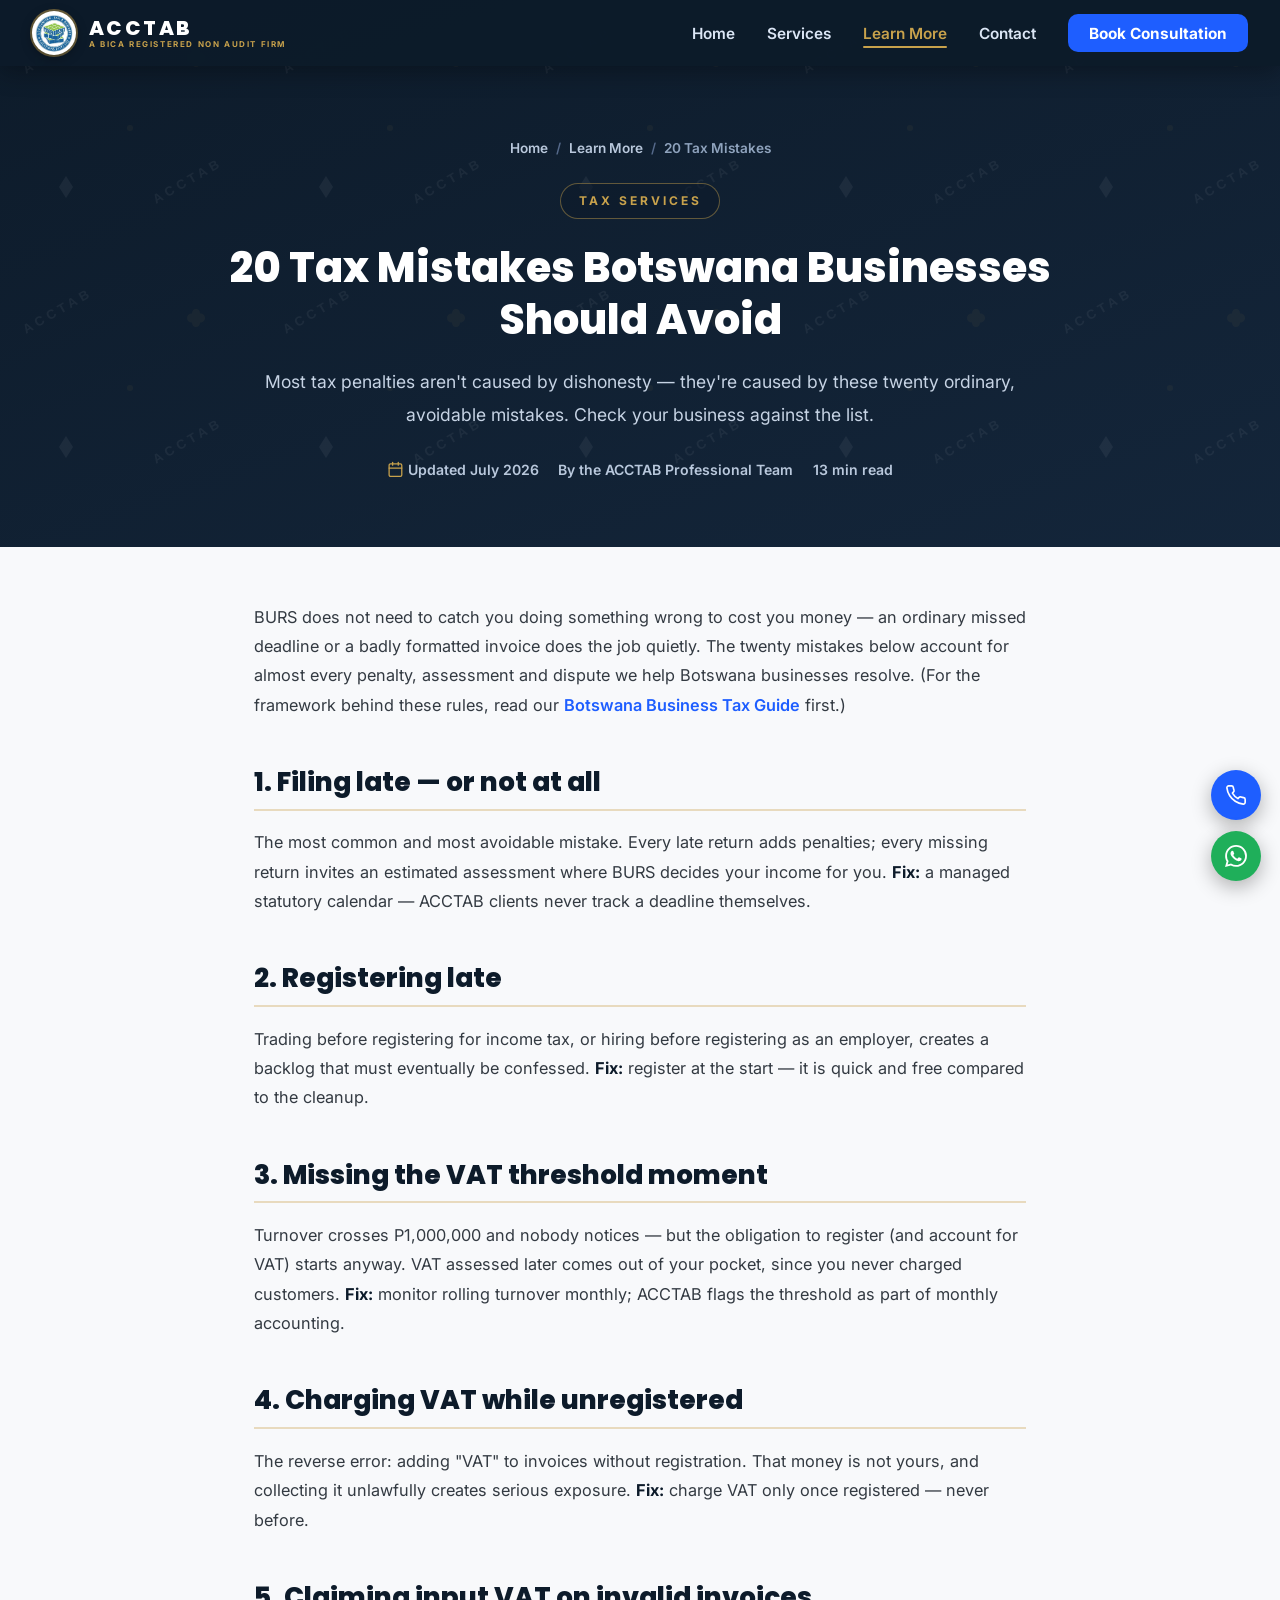
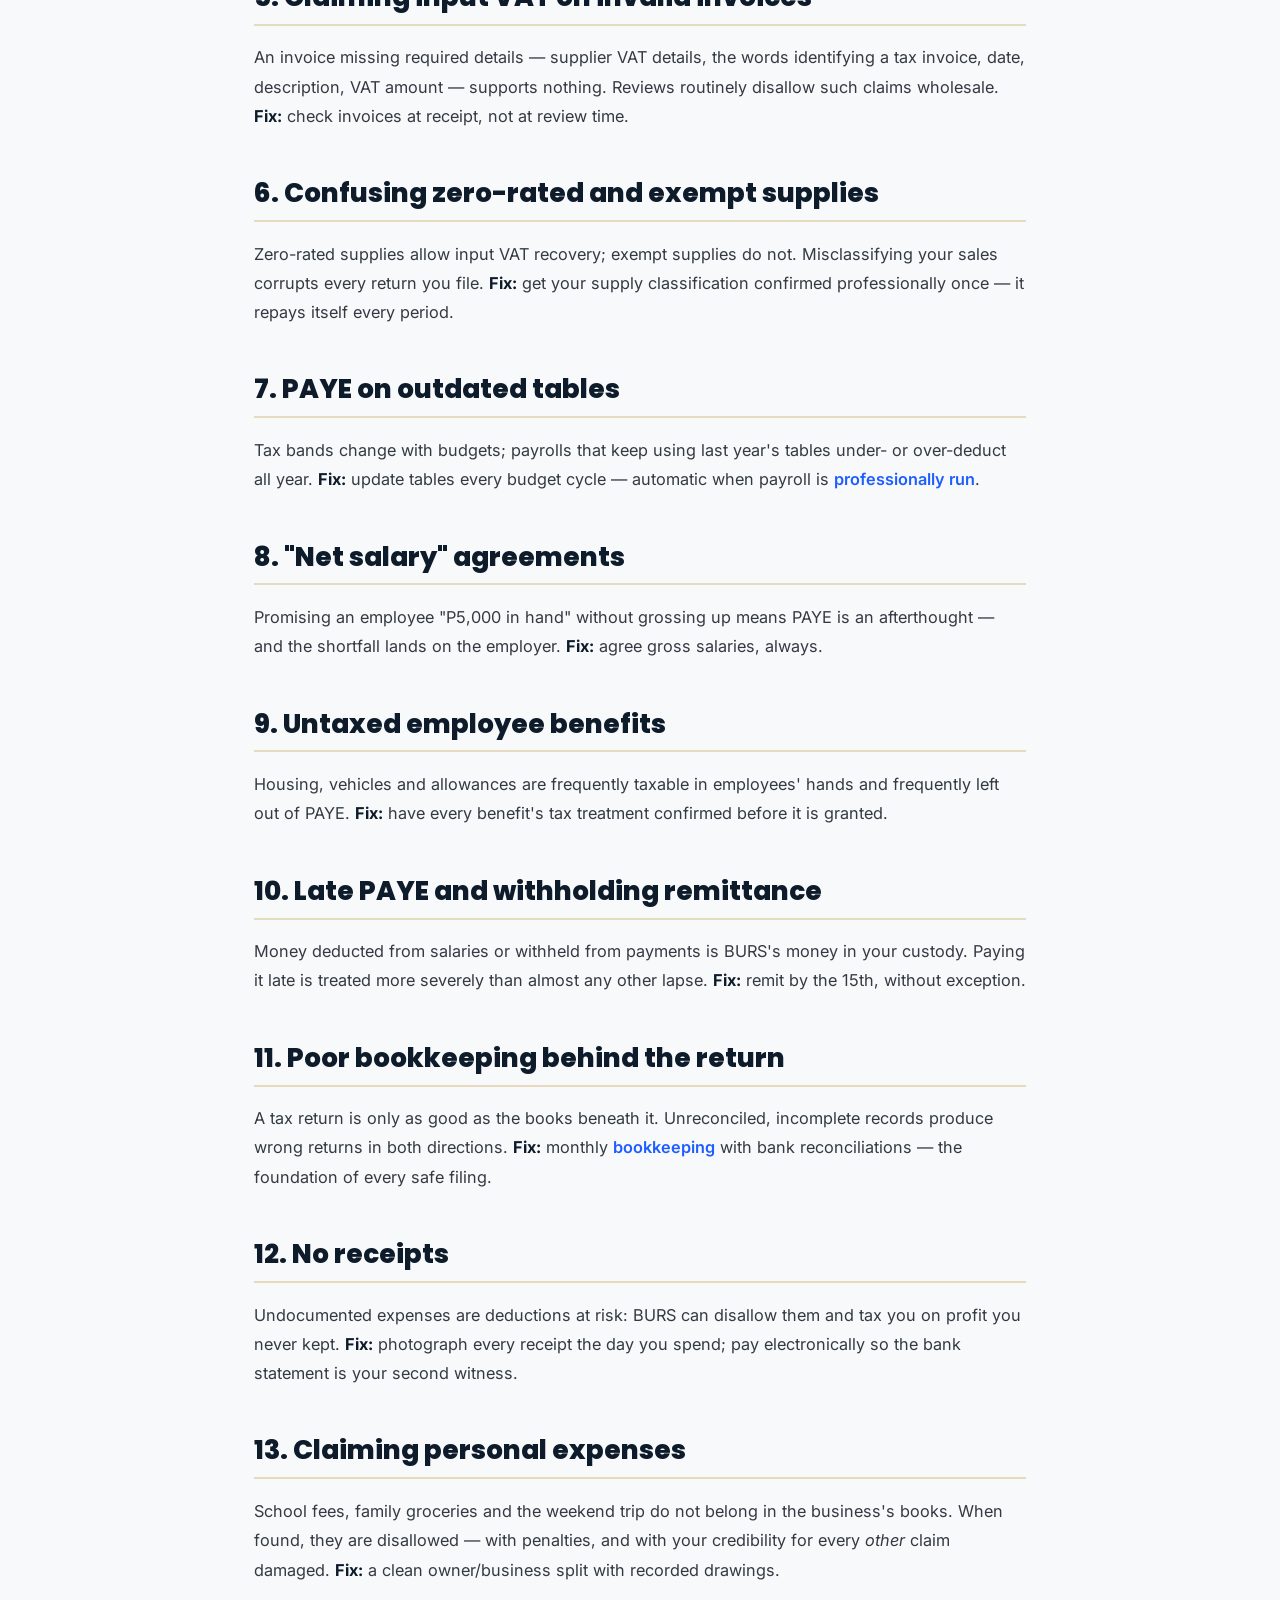
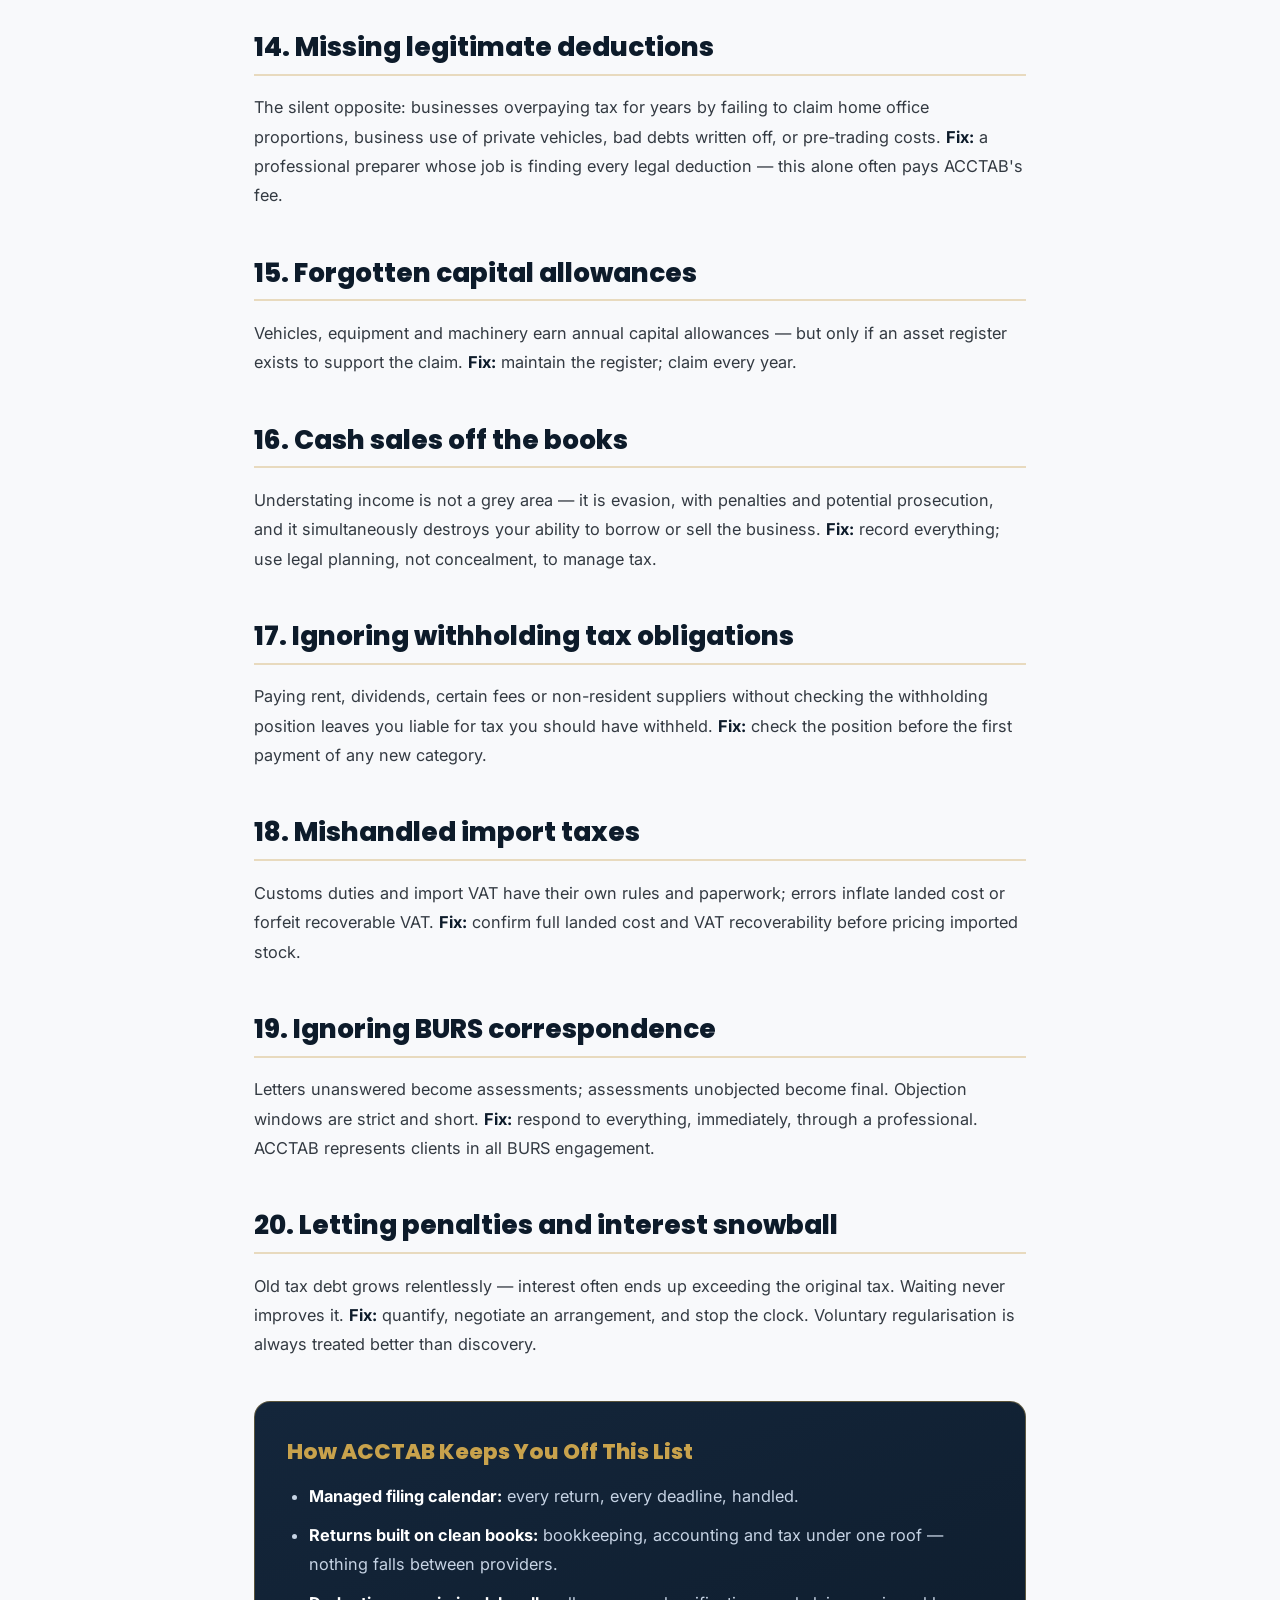
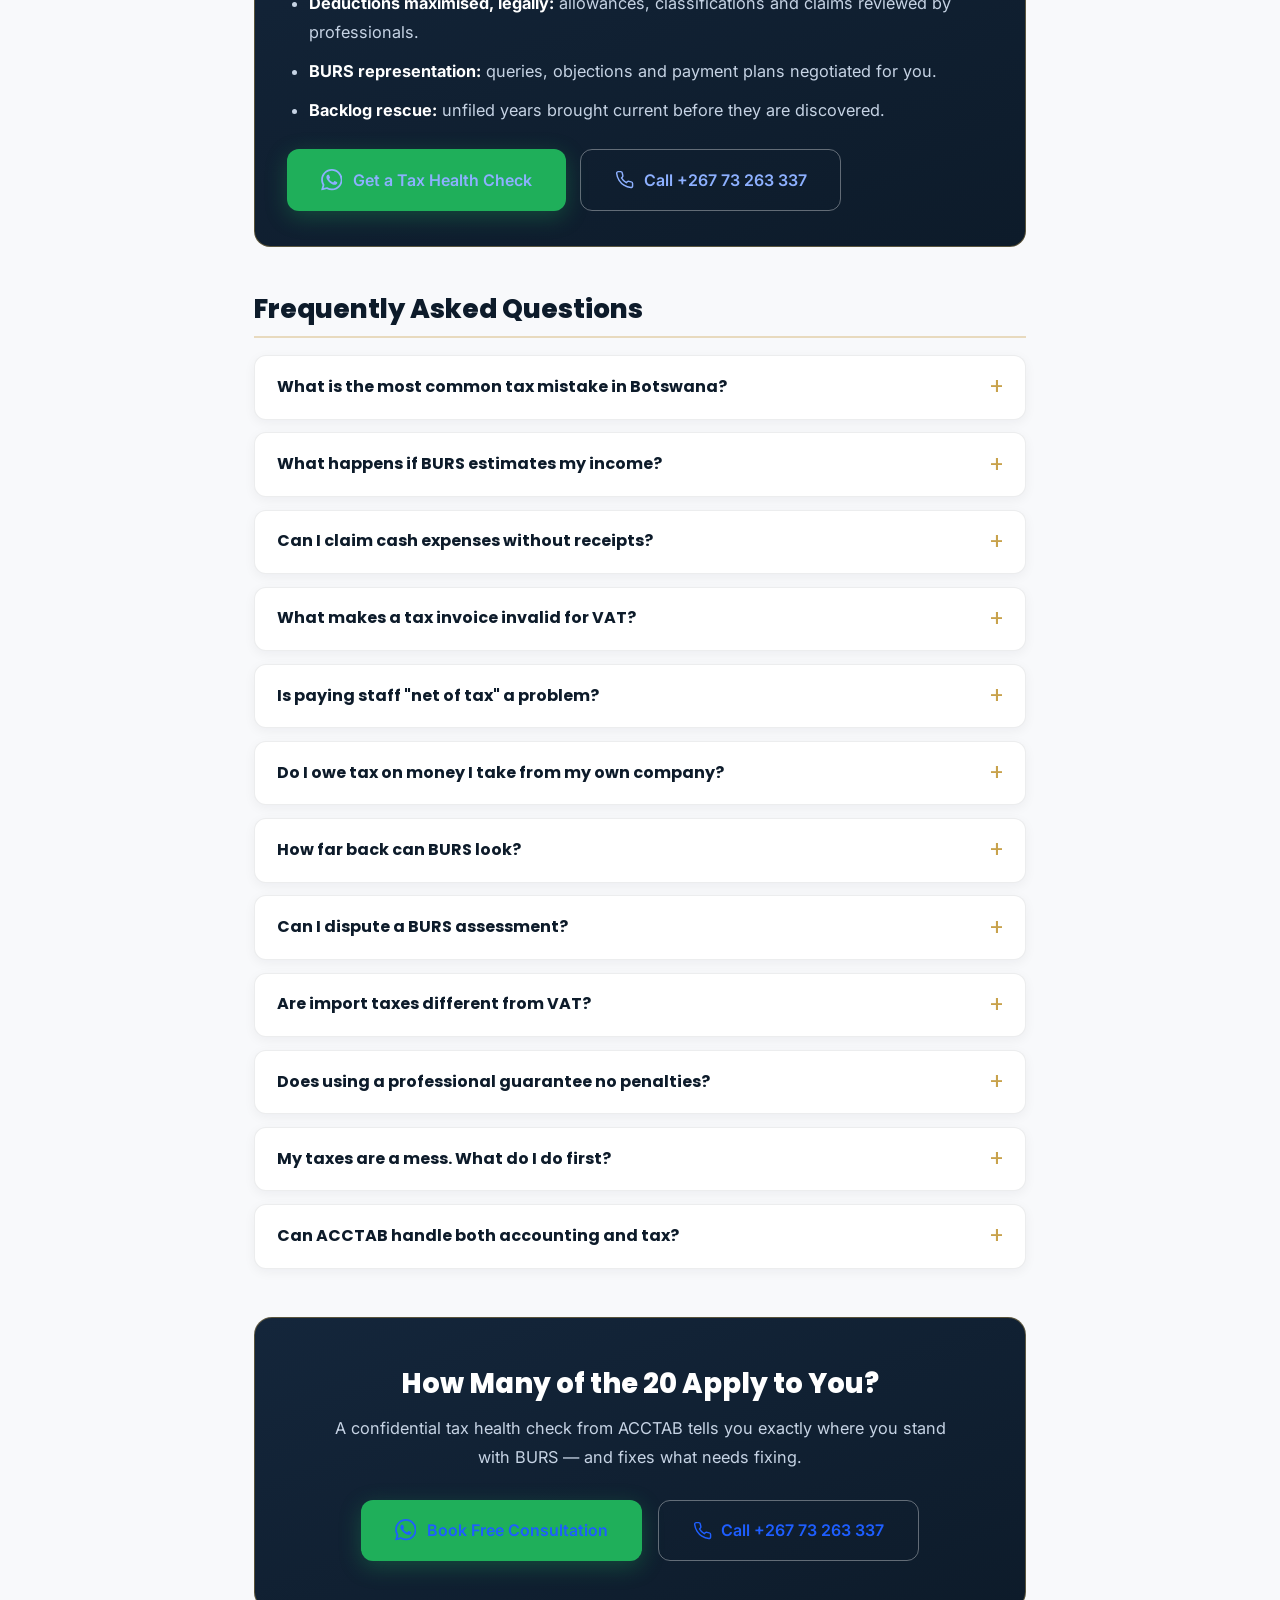
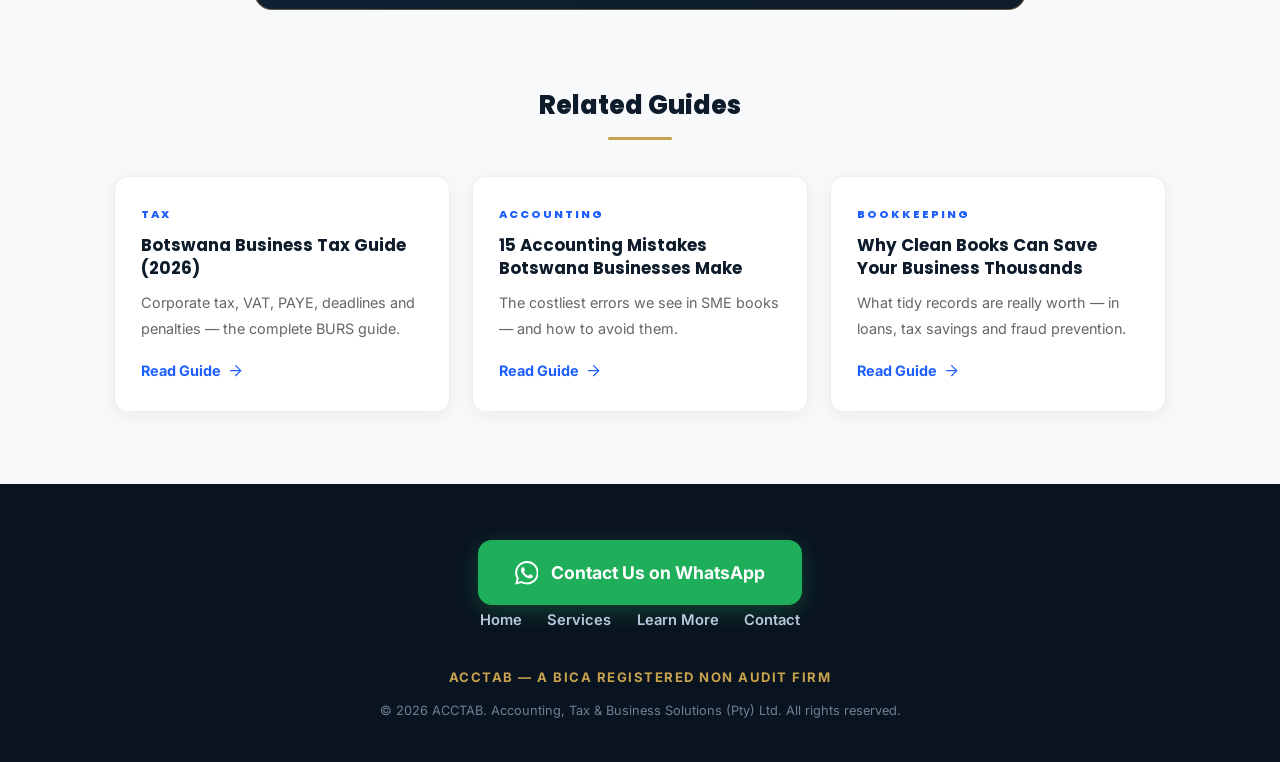
<file: articles/tax-mistakes-botswana.html>
<!DOCTYPE html>
<html lang="en">
<head>
    <meta charset="UTF-8">
    <meta name="viewport" content="width=device-width, initial-scale=1.0">
    <title>20 Tax Mistakes Botswana Businesses Should Avoid | ACCTAB</title>
    <meta name="description" content="Late filing, VAT errors, PAYE mistakes, missing receipts and more — 20 tax mistakes that trigger BURS penalties for Botswana businesses, and how ACCTAB helps you avoid every one.">
    <meta name="keywords" content="tax mistakes Botswana, BURS penalties, VAT errors Botswana, PAYE mistakes, late tax filing Botswana">
    <meta name="robots" content="index, follow">
    <link rel="canonical" href="https://www.acctabbw.com/articles/tax-mistakes-botswana">

    <meta property="og:type" content="article">
    <meta property="og:title" content="20 Tax Mistakes Botswana Businesses Should Avoid">
    <meta property="og:description" content="The filing errors, VAT slip-ups and missed deductions that cost Botswana businesses money with BURS.">
    <meta property="og:url" content="https://www.acctabbw.com/articles/tax-mistakes-botswana">
    <meta property="og:image" content="https://www.acctabbw.com/acctab.jpg">
    <meta name="twitter:card" content="summary">

    <link rel="icon" type="image/jpeg" href="../acctab.jpg">
    <link rel="preconnect" href="https://fonts.googleapis.com">
    <link rel="preconnect" href="https://fonts.gstatic.com" crossorigin>
    <link href="https://fonts.googleapis.com/css2?family=Poppins:wght@700;800&family=Inter:wght@400;600;700&display=swap" rel="stylesheet">
    <link rel="stylesheet" href="../assets/site.css">

    <script type="application/ld+json">
    {
      "@context": "https://schema.org",
      "@graph": [
        {
          "@type": "Article",
          "headline": "20 Tax Mistakes Botswana Businesses Should Avoid",
          "description": "Late filing, VAT errors, PAYE mistakes, poor bookkeeping and missing receipts — twenty tax mistakes that trigger BURS penalties.",
          "image": "https://www.acctabbw.com/acctab.jpg",
          "author": { "@type": "Organization", "name": "ACCTAB Professional Team", "url": "https://www.acctabbw.com/" },
          "publisher": { "@type": "Organization", "name": "ACCTAB", "logo": { "@type": "ImageObject", "url": "https://www.acctabbw.com/acctab.jpg" } },
          "datePublished": "2026-07-17",
          "dateModified": "2026-07-17",
          "mainEntityOfPage": "https://www.acctabbw.com/articles/tax-mistakes-botswana",
          "articleSection": "Tax Services"
        },
        {
          "@type": "BreadcrumbList",
          "itemListElement": [
            { "@type": "ListItem", "position": 1, "name": "Home", "item": "https://www.acctabbw.com/" },
            { "@type": "ListItem", "position": 2, "name": "Learn More", "item": "https://www.acctabbw.com/learn-more" },
            { "@type": "ListItem", "position": 3, "name": "20 Tax Mistakes Botswana Businesses Should Avoid", "item": "https://www.acctabbw.com/articles/tax-mistakes-botswana" }
          ]
        },
        {
          "@type": "FAQPage",
          "mainEntity": [
            { "@type": "Question", "name": "What is the most common tax mistake Botswana businesses make?", "acceptedAnswer": { "@type": "Answer", "text": "Late or missed filing. Every late return accumulates penalties and interest, and missing returns lead to estimated assessments where BURS decides your income for you. A statutory calendar — or an outsourced tax provider — eliminates it entirely." } },
            { "@type": "Question", "name": "What happens if BURS estimates my income?", "acceptedAnswer": { "@type": "Answer", "text": "When returns are missing, BURS can raise an estimated assessment. The estimate is usually unfavourable, and the burden shifts to you to disprove it with the very records you did not keep. Filing on time with real figures is always cheaper." } },
            { "@type": "Question", "name": "Can I claim expenses paid in cash without receipts?", "acceptedAnswer": { "@type": "Answer", "text": "You can try — BURS can disallow them. An undocumented deduction is a deduction at risk. Capture receipts digitally the day you spend, and pay electronically where possible so the bank statement backs you up." } },
            { "@type": "Question", "name": "What is an invalid tax invoice for VAT purposes?", "acceptedAnswer": { "@type": "Answer", "text": "One missing required details — such as the supplier's name and VAT registration details, the words identifying it as a tax invoice, the date, description and VAT amount. Input VAT claimed on invalid invoices is routinely disallowed in BURS reviews." } },
            { "@type": "Question", "name": "Is paying staff 'net of tax' a problem?", "acceptedAnswer": { "@type": "Answer", "text": "Yes — agreeing net salaries without properly grossing up for PAYE means tax is under-deducted, and the employer carries the shortfall plus penalties. All salary agreements should be gross, with PAYE computed on current tables." } },
            { "@type": "Question", "name": "Do I owe tax on money I take out of my own company?", "acceptedAnswer": { "@type": "Answer", "text": "It depends how you take it: salary attracts PAYE, dividends attract withholding tax, and loans need documentation and proper treatment. Taking money informally creates exactly the kind of unexplained flows BURS queries." } },
            { "@type": "Question", "name": "How far back can BURS look?", "acceptedAnswer": { "@type": "Answer", "text": "BURS can review past years, and records must be retained for several years to answer them. Where fraud or wilful default is suspected, the look-back can extend further. Good records are your only defence." } },
            { "@type": "Question", "name": "I disagree with a BURS assessment. What can I do?", "acceptedAnswer": { "@type": "Answer", "text": "Assessments can be objected to within set time limits, with proper grounds and documentation. Deadlines are strict — engage a professional immediately. ACCTAB prepares and manages objections on clients' behalf." } },
            { "@type": "Question", "name": "Are import taxes and VAT on imports different?", "acceptedAnswer": { "@type": "Answer", "text": "Yes — imported goods can attract customs duties and import VAT, each with its own rules and paperwork. Businesses importing stock should confirm the full landed cost and the recoverability of import VAT before pricing goods." } },
            { "@type": "Question", "name": "Does using a tax professional guarantee no penalties?", "acceptedAnswer": { "@type": "Answer", "text": "No one can guarantee outcomes, but professional preparation removes the mistakes that cause almost all penalties: lateness, computation errors, invalid claims and missed obligations. ACCTAB clients' filing calendars are managed for them." } },
            { "@type": "Question", "name": "What should I do first if my taxes are a mess?", "acceptedAnswer": { "@type": "Answer", "text": "Get a professional assessment before BURS forces the issue. ACCTAB reviews your position confidentially, quantifies the exposure, brings filings current and negotiates arrangements where needed. Voluntary correction is always treated better." } },
            { "@type": "Question", "name": "Can ACCTAB handle both my accounting and my tax?", "acceptedAnswer": { "@type": "Answer", "text": "Yes — and it is the best setup. Tax returns are only as good as the books behind them. One firm doing bookkeeping, accounting and tax means nothing falls into the gap between providers." } }
          ]
        }
      ]
    }
    </script>
</head>
<body>
    <div class="page-loader" id="pageLoader" aria-hidden="true">
        <div class="loader-ring"></div>
        <span class="loader-text">ACCTAB</span>
    </div>

    <svg xmlns="http://www.w3.org/2000/svg" style="display:none" aria-hidden="true">
        <symbol id="i-phone" viewBox="0 0 24 24"><path d="M22 16.92v3a2 2 0 0 1-2.18 2 19.79 19.79 0 0 1-8.63-3.07 19.5 19.5 0 0 1-6-6A19.79 19.79 0 0 1 2.08 4.18 2 2 0 0 1 4.06 2h3a2 2 0 0 1 2 1.72c.13.96.36 1.9.7 2.81a2 2 0 0 1-.45 2.11L8.09 9.91a16 16 0 0 0 6 6l1.27-1.27a2 2 0 0 1 2.11-.45c.91.34 1.85.57 2.81.7A2 2 0 0 1 22 16.92z"/></symbol>
        <symbol id="i-arrow" viewBox="0 0 24 24"><path d="M5 12h14"/><path d="m12 5 7 7-7 7"/></symbol>
        <symbol id="i-up" viewBox="0 0 24 24"><path d="m18 15-6-6-6 6"/></symbol>
        <symbol id="i-cal" viewBox="0 0 24 24"><rect x="3" y="4" width="18" height="18" rx="2"/><path d="M16 2v4"/><path d="M8 2v4"/><path d="M3 10h18"/></symbol>
        <symbol id="i-wa" viewBox="0 0 24 24"><path d="M17.472 14.382c-.297-.149-1.758-.867-2.03-.967-.273-.099-.471-.148-.67.15-.197.297-.767.966-.94 1.164-.173.199-.347.223-.644.075-.297-.15-1.255-.463-2.39-1.475-.883-.788-1.48-1.761-1.653-2.059-.173-.297-.018-.458.13-.606.134-.133.298-.347.446-.52.149-.174.198-.298.298-.497.099-.198.05-.371-.025-.52-.075-.149-.669-1.612-.916-2.207-.242-.579-.487-.5-.669-.51-.173-.008-.371-.01-.57-.01-.198 0-.52.074-.792.372-.272.297-1.04 1.016-1.04 2.479 0 1.462 1.065 2.875 1.213 3.074.149.198 2.096 3.2 5.077 4.487.709.306 1.262.489 1.694.625.712.227 1.36.195 1.871.118.571-.085 1.758-.719 2.006-1.413.248-.694.248-1.289.173-1.413-.074-.124-.272-.198-.57-.347m-5.421 7.403h-.004a9.87 9.87 0 0 1-5.031-1.378l-.361-.214-3.741.982.998-3.648-.235-.374a9.86 9.86 0 0 1-1.51-5.26c.001-5.45 4.436-9.884 9.888-9.884 2.64 0 5.122 1.03 6.988 2.898a9.825 9.825 0 0 1 2.893 6.994c-.003 5.45-4.437 9.884-9.885 9.884m8.413-18.297A11.815 11.815 0 0 0 12.05 0C5.495 0 .16 5.335.157 11.892c0 2.096.547 4.142 1.588 5.945L.057 24l6.305-1.654a11.882 11.882 0 0 0 5.683 1.448h.005c6.554 0 11.89-5.335 11.893-11.893a11.821 11.821 0 0 0-3.48-8.413z"/></symbol>
    </svg>

    <nav id="navbar">
        <div class="nav-shine" aria-hidden="true"></div>
        <a href="/" class="brand" aria-label="ACCTAB home">
            <img src="../acctab.jpg" alt="ACCTAB - Accounting, Tax & Business Solutions logo" class="brand-logo">
            <span class="brand-text">
                <span class="brand-name">ACCTAB</span>
                <span class="brand-tag">A BICA Registered Non Audit Firm</span>
            </span>
        </a>
        <button class="hamburger" id="hamburger" aria-label="Toggle menu" aria-expanded="false">
            <span></span><span></span><span></span>
        </button>
        <div class="nav-right" id="navMenu">
            <ul>
                <li><a href="/">Home</a></li>
                <li><a href="/services">Services</a></li>
                <li><a href="/learn-more" class="active">Learn More</a></li>
                <li><a href="/#contact">Contact</a></li>
                <li><a href="https://wa.me/26773263337?text=Hi%2C%20I%20would%20like%20to%20book%20a%20free%20consultation." class="nav-cta" target="_blank" rel="noopener">Book Consultation</a></li>
            </ul>
        </div>
    </nav>

    <header class="page-hero">
        <ol class="crumbs">
            <li><a href="/">Home</a></li>
            <li class="sep">/</li>
            <li><a href="/learn-more">Learn More</a></li>
            <li class="sep">/</li>
            <li aria-current="page">20 Tax Mistakes</li>
        </ol>
        <span class="hero-eyebrow">Tax Services</span>
        <h1>20 Tax Mistakes Botswana Businesses Should Avoid</h1>
        <p class="lede">Most tax penalties aren't caused by dishonesty — they're caused by these twenty ordinary, avoidable mistakes. Check your business against the list.</p>
        <div class="art-meta">
            <span><svg class="icon" aria-hidden="true"><use href="#i-cal"/></svg> Updated July 2026</span>
            <span>By the ACCTAB Professional Team</span>
            <span>13 min read</span>
        </div>
    </header>

    <main class="art-wrap">
        <article class="art-body">
            <p>
                BURS does not need to catch you doing something wrong to cost you money — an ordinary missed deadline or a badly formatted invoice does the job quietly. The twenty mistakes below account for almost every penalty, assessment and dispute we help Botswana businesses resolve. (For the framework behind these rules, read our <a href="/articles/botswana-business-tax-guide">Botswana Business Tax Guide</a> first.)
            </p>

            <nav class="toc" aria-label="Table of contents">
                <h2>The 20 Mistakes</h2>
                <ol>
                    <li><a href="#t1">Filing late — or not at all</a></li>
                    <li><a href="#t2">Registering late</a></li>
                    <li><a href="#t3">Missing the VAT threshold moment</a></li>
                    <li><a href="#t4">Charging VAT while unregistered</a></li>
                    <li><a href="#t5">Invalid tax invoices</a></li>
                    <li><a href="#t6">Claiming input VAT on exempt supplies</a></li>
                    <li><a href="#t7">PAYE on outdated tables</a></li>
                    <li><a href="#t8">"Net salary" agreements</a></li>
                    <li><a href="#t9">Untaxed employee benefits</a></li>
                    <li><a href="#t10">Late PAYE remittance</a></li>
                    <li><a href="#t11">Poor bookkeeping behind the return</a></li>
                    <li><a href="#t12">No receipts</a></li>
                    <li><a href="#t13">Claiming personal expenses</a></li>
                    <li><a href="#t14">Missing legitimate deductions</a></li>
                    <li><a href="#t15">Forgotten capital allowances</a></li>
                    <li><a href="#t16">Cash sales off the books</a></li>
                    <li><a href="#t17">Ignoring withholding tax</a></li>
                    <li><a href="#t18">Mishandled import taxes</a></li>
                    <li><a href="#t19">Ignoring BURS letters</a></li>
                    <li><a href="#t20">Letting interest snowball</a></li>
                </ol>
            </nav>

            <h2 id="t1">1. Filing late — or not at all</h2>
            <p>The most common and most avoidable mistake. Every late return adds penalties; every missing return invites an estimated assessment where BURS decides your income for you. <strong>Fix:</strong> a managed statutory calendar — ACCTAB clients never track a deadline themselves.</p>

            <h2 id="t2">2. Registering late</h2>
            <p>Trading before registering for income tax, or hiring before registering as an employer, creates a backlog that must eventually be confessed. <strong>Fix:</strong> register at the start — it is quick and free compared to the cleanup.</p>

            <h2 id="t3">3. Missing the VAT threshold moment</h2>
            <p>Turnover crosses P1,000,000 and nobody notices — but the obligation to register (and account for VAT) starts anyway. VAT assessed later comes out of your pocket, since you never charged customers. <strong>Fix:</strong> monitor rolling turnover monthly; ACCTAB flags the threshold as part of monthly accounting.</p>

            <h2 id="t4">4. Charging VAT while unregistered</h2>
            <p>The reverse error: adding "VAT" to invoices without registration. That money is not yours, and collecting it unlawfully creates serious exposure. <strong>Fix:</strong> charge VAT only once registered — never before.</p>

            <h2 id="t5">5. Claiming input VAT on invalid invoices</h2>
            <p>An invoice missing required details — supplier VAT details, the words identifying a tax invoice, date, description, VAT amount — supports nothing. Reviews routinely disallow such claims wholesale. <strong>Fix:</strong> check invoices at receipt, not at review time.</p>

            <h2 id="t6">6. Confusing zero-rated and exempt supplies</h2>
            <p>Zero-rated supplies allow input VAT recovery; exempt supplies do not. Misclassifying your sales corrupts every return you file. <strong>Fix:</strong> get your supply classification confirmed professionally once — it repays itself every period.</p>

            <h2 id="t7">7. PAYE on outdated tables</h2>
            <p>Tax bands change with budgets; payrolls that keep using last year's tables under- or over-deduct all year. <strong>Fix:</strong> update tables every budget cycle — automatic when payroll is <a href="/articles/payroll-guide-botswana">professionally run</a>.</p>

            <h2 id="t8">8. "Net salary" agreements</h2>
            <p>Promising an employee "P5,000 in hand" without grossing up means PAYE is an afterthought — and the shortfall lands on the employer. <strong>Fix:</strong> agree gross salaries, always.</p>

            <h2 id="t9">9. Untaxed employee benefits</h2>
            <p>Housing, vehicles and allowances are frequently taxable in employees' hands and frequently left out of PAYE. <strong>Fix:</strong> have every benefit's tax treatment confirmed before it is granted.</p>

            <h2 id="t10">10. Late PAYE and withholding remittance</h2>
            <p>Money deducted from salaries or withheld from payments is BURS's money in your custody. Paying it late is treated more severely than almost any other lapse. <strong>Fix:</strong> remit by the 15th, without exception.</p>

            <h2 id="t11">11. Poor bookkeeping behind the return</h2>
            <p>A tax return is only as good as the books beneath it. Unreconciled, incomplete records produce wrong returns in both directions. <strong>Fix:</strong> monthly <a href="/articles/bookkeeping-small-business-botswana">bookkeeping</a> with bank reconciliations — the foundation of every safe filing.</p>

            <h2 id="t12">12. No receipts</h2>
            <p>Undocumented expenses are deductions at risk: BURS can disallow them and tax you on profit you never kept. <strong>Fix:</strong> photograph every receipt the day you spend; pay electronically so the bank statement is your second witness.</p>

            <h2 id="t13">13. Claiming personal expenses</h2>
            <p>School fees, family groceries and the weekend trip do not belong in the business's books. When found, they are disallowed — with penalties, and with your credibility for every <em>other</em> claim damaged. <strong>Fix:</strong> a clean owner/business split with recorded drawings.</p>

            <h2 id="t14">14. Missing legitimate deductions</h2>
            <p>The silent opposite: businesses overpaying tax for years by failing to claim home office proportions, business use of private vehicles, bad debts written off, or pre-trading costs. <strong>Fix:</strong> a professional preparer whose job is finding every legal deduction — this alone often pays ACCTAB's fee.</p>

            <h2 id="t15">15. Forgotten capital allowances</h2>
            <p>Vehicles, equipment and machinery earn annual capital allowances — but only if an asset register exists to support the claim. <strong>Fix:</strong> maintain the register; claim every year.</p>

            <h2 id="t16">16. Cash sales off the books</h2>
            <p>Understating income is not a grey area — it is evasion, with penalties and potential prosecution, and it simultaneously destroys your ability to borrow or sell the business. <strong>Fix:</strong> record everything; use legal planning, not concealment, to manage tax.</p>

            <h2 id="t17">17. Ignoring withholding tax obligations</h2>
            <p>Paying rent, dividends, certain fees or non-resident suppliers without checking the withholding position leaves you liable for tax you should have withheld. <strong>Fix:</strong> check the position before the first payment of any new category.</p>

            <h2 id="t18">18. Mishandled import taxes</h2>
            <p>Customs duties and import VAT have their own rules and paperwork; errors inflate landed cost or forfeit recoverable VAT. <strong>Fix:</strong> confirm full landed cost and VAT recoverability before pricing imported stock.</p>

            <h2 id="t19">19. Ignoring BURS correspondence</h2>
            <p>Letters unanswered become assessments; assessments unobjected become final. Objection windows are strict and short. <strong>Fix:</strong> respond to everything, immediately, through a professional. ACCTAB represents clients in all BURS engagement.</p>

            <h2 id="t20">20. Letting penalties and interest snowball</h2>
            <p>Old tax debt grows relentlessly — interest often ends up exceeding the original tax. Waiting never improves it. <strong>Fix:</strong> quantify, negotiate an arrangement, and stop the clock. Voluntary regularisation is always treated better than discovery.</p>

            <section class="acctab-box">
                <h2>How ACCTAB Keeps You Off This List</h2>
                <ul>
                    <li><strong>Managed filing calendar:</strong> every return, every deadline, handled.</li>
                    <li><strong>Returns built on clean books:</strong> bookkeeping, accounting and tax under one roof — nothing falls between providers.</li>
                    <li><strong>Deductions maximised, legally:</strong> allowances, classifications and claims reviewed by professionals.</li>
                    <li><strong>BURS representation:</strong> queries, objections and payment plans negotiated for you.</li>
                    <li><strong>Backlog rescue:</strong> unfiled years brought current before they are discovered.</li>
                </ul>
                <div class="box-ctas">
                    <a href="https://wa.me/26773263337?text=Hi%2C%20I%20would%20like%20a%20tax%20health%20check%20for%20my%20business." class="btn-whatsapp" target="_blank" rel="noopener"><svg class="wa-glyph" aria-hidden="true"><use href="#i-wa"/></svg> Get a Tax Health Check</a>
                    <a href="tel:+26773263337" class="btn-secondary"><svg class="icon" aria-hidden="true"><use href="#i-phone"/></svg> Call +267 73 263 337</a>
                </div>
            </section>

            <h2 id="faq">Frequently Asked Questions</h2>
            <div class="faq">
                <details><summary>What is the most common tax mistake in Botswana?</summary><div class="faq-a"><p>Late or missed filing. Penalties and interest accumulate per return, and missing returns invite estimated assessments. A managed calendar eliminates it.</p></div></details>
                <details><summary>What happens if BURS estimates my income?</summary><div class="faq-a"><p>The estimate is usually unfavourable, and the burden shifts to you to disprove it — with the records you did not keep. Filing real figures on time is always cheaper.</p></div></details>
                <details><summary>Can I claim cash expenses without receipts?</summary><div class="faq-a"><p>BURS can disallow them. Capture receipts digitally the day you spend and pay electronically so the bank statement backs you up.</p></div></details>
                <details><summary>What makes a tax invoice invalid for VAT?</summary><div class="faq-a"><p>Missing required details — supplier VAT details, identification as a tax invoice, date, description, VAT amount. Invalid invoices are routinely disallowed in reviews.</p></div></details>
                <details><summary>Is paying staff "net of tax" a problem?</summary><div class="faq-a"><p>Yes — without proper grossing up, PAYE is under-deducted and the employer carries the shortfall plus penalties. Agree gross salaries.</p></div></details>
                <details><summary>Do I owe tax on money I take from my own company?</summary><div class="faq-a"><p>It depends on the route: salary (PAYE), dividends (withholding tax) or documented loans. Informal withdrawals create exactly the flows BURS queries.</p></div></details>
                <details><summary>How far back can BURS look?</summary><div class="faq-a"><p>Past years can be reviewed and records must be kept for several years; suspected fraud extends the look-back. Good records are your only defence.</p></div></details>
                <details><summary>Can I dispute a BURS assessment?</summary><div class="faq-a"><p>Yes — objections must be lodged within strict time limits with proper grounds. Engage a professional immediately; ACCTAB manages objections for clients.</p></div></details>
                <details><summary>Are import taxes different from VAT?</summary><div class="faq-a"><p>Imports can attract customs duties and import VAT, each with its own rules. Confirm the full landed cost and VAT recoverability before pricing stock.</p></div></details>
                <details><summary>Does using a professional guarantee no penalties?</summary><div class="faq-a"><p>No guarantees exist, but professional preparation removes the causes of almost all penalties: lateness, computation errors, invalid claims and missed obligations.</p></div></details>
                <details><summary>My taxes are a mess. What do I do first?</summary><div class="faq-a"><p>Get a confidential professional assessment before BURS forces the issue. ACCTAB quantifies exposure, brings filings current and negotiates arrangements.</p></div></details>
                <details><summary>Can ACCTAB handle both accounting and tax?</summary><div class="faq-a"><p>Yes — and it is the best setup, since returns are only as good as the books behind them. One firm means nothing falls into the gap.</p></div></details>
            </div>

            <div class="cta-banner">
                <h2>How Many of the 20 Apply to You?</h2>
                <p>A confidential tax health check from ACCTAB tells you exactly where you stand with BURS — and fixes what needs fixing.</p>
                <div class="cta-btns">
                    <a href="https://wa.me/26773263337?text=Hi%2C%20I%20read%20your%2020%20tax%20mistakes%20article%20and%20would%20like%20a%20consultation." class="btn-whatsapp" target="_blank" rel="noopener"><svg class="wa-glyph" aria-hidden="true"><use href="#i-wa"/></svg> Book Free Consultation</a>
                    <a href="tel:+26773263337" class="btn-secondary"><svg class="icon" aria-hidden="true"><use href="#i-phone"/></svg> Call +267 73 263 337</a>
                </div>
            </div>
        </article>
    </main>

    <section class="related">
        <h2>Related Guides</h2>
        <div class="gold-divider"></div>
        <div class="rel-grid">
            <a class="rel-card" href="/articles/botswana-business-tax-guide">
                <span class="cat">Tax</span>
                <h3>Botswana Business Tax Guide (2026)</h3>
                <p>Corporate tax, VAT, PAYE, deadlines and penalties — the complete BURS guide.</p>
                <span class="read-more">Read Guide <svg class="icon" aria-hidden="true"><use href="#i-arrow"/></svg></span>
            </a>
            <a class="rel-card" href="/articles/accounting-mistakes-botswana">
                <span class="cat">Accounting</span>
                <h3>15 Accounting Mistakes Botswana Businesses Make</h3>
                <p>The costliest errors we see in SME books — and how to avoid them.</p>
                <span class="read-more">Read Guide <svg class="icon" aria-hidden="true"><use href="#i-arrow"/></svg></span>
            </a>
            <a class="rel-card" href="/articles/clean-books-save-money-botswana">
                <span class="cat">Bookkeeping</span>
                <h3>Why Clean Books Can Save Your Business Thousands</h3>
                <p>What tidy records are really worth — in loans, tax savings and fraud prevention.</p>
                <span class="read-more">Read Guide <svg class="icon" aria-hidden="true"><use href="#i-arrow"/></svg></span>
            </a>
        </div>
    </section>

    <footer>
        <a href="https://wa.me/26773263337" class="whatsapp-btn" target="_blank" rel="noopener">
            <svg class="wa-glyph" aria-hidden="true"><use href="#i-wa"/></svg>
            Contact Us on WhatsApp
        </a>
        <ul class="footer-links">
            <li><a href="/">Home</a></li>
            <li><a href="/services">Services</a></li>
            <li><a href="/learn-more">Learn More</a></li>
            <li><a href="/#contact">Contact</a></li>
        </ul>
        <div class="footer-note">ACCTAB — A BICA Registered Non Audit Firm</div>
        <div class="footer-copy">© <span id="year"></span> ACCTAB. Accounting, Tax &amp; Business Solutions (Pty) Ltd. All rights reserved.</div>
    </footer>

    <div class="floating-btns">
        <button class="fab fab-top" id="backToTop" aria-label="Back to top"><svg class="icon" aria-hidden="true"><use href="#i-up"/></svg></button>
        <a href="tel:+26773263337" class="fab fab-phone" aria-label="Call us"><svg class="icon" aria-hidden="true"><use href="#i-phone"/></svg></a>
        <a href="https://wa.me/26773263337" class="fab fab-whatsapp" target="_blank" rel="noopener" aria-label="Chat on WhatsApp"><svg class="wa-glyph" aria-hidden="true"><use href="#i-wa"/></svg></a>
    </div>

    <script src="../assets/site.js" defer></script>
</body>
</html>
</file>
<file: assets/site.css>
/* ============================================================
   ACCTAB — shared design system for Learn More hub & articles
   Matches the premium navy / royal blue / gold brand of index.html
   ============================================================ */
:root {
    --navy: #0D1B2A;
    --navy-2: #14263B;
    --royal: #1E5EFF;
    --royal-dark: #1750E0;
    --gold: #C8A24C;
    --white: #FFFFFF;
    --light: #F8F9FB;
    --dark-text: #202124;
    --muted: #666666;
    --green: #1AA36F;
}

* { margin: 0; padding: 0; box-sizing: border-box; }

/* ============ Page loader / screen transition ============ */
.page-loader {
    position: fixed; inset: 0; z-index: 2000;
    background: var(--navy);
    display: flex; flex-direction: column; align-items: center; justify-content: center;
    gap: 1.3rem;
    opacity: 1; visibility: visible;
    transition: opacity 0.45s ease, visibility 0.45s ease;
}

.page-loader.hidden { opacity: 0; visibility: hidden; pointer-events: none; }

.loader-ring {
    width: 54px; height: 54px; border-radius: 50%;
    border: 3px solid rgba(200, 162, 76, 0.2);
    border-top-color: var(--gold);
    animation: loaderspin 0.9s linear infinite;
}

.loader-text {
    font-family: 'Poppins', sans-serif;
    font-weight: 800; font-size: 1.1rem; letter-spacing: 6px;
    color: var(--white);
}

.loader-text::after {
    content: ''; display: block; width: 40px; height: 2px;
    background: var(--gold); margin: 0.6rem auto 0; border-radius: 2px;
    animation: loaderbar 1.4s ease-in-out infinite;
}

@keyframes loaderspin { to { transform: rotate(360deg); } }

@keyframes loaderbar {
    0%, 100% { width: 24px; opacity: 0.5; }
    50% { width: 64px; opacity: 1; }
}

html { scroll-behavior: smooth; }

body {
    font-family: 'Inter', 'Segoe UI', Tahoma, Geneva, Verdana, sans-serif;
    overflow-x: hidden;
    color: var(--dark-text);
    background: var(--light);
    line-height: 1.8;
}

h1, h2, h3, h4, .brand-name { font-family: 'Poppins', 'Segoe UI', sans-serif; }

.icon {
    width: 1.2em; height: 1.2em;
    stroke: currentColor; stroke-width: 1.8; fill: none;
    stroke-linecap: round; stroke-linejoin: round;
    vertical-align: -0.22em; flex-shrink: 0;
}

/* ============ Navigation (solid navy on inner pages) ============ */
nav {
    position: fixed; top: 0; width: 100%;
    background: rgba(13, 27, 42, 0.97);
    box-shadow: 0 6px 24px rgba(0, 0, 0, 0.3);
    padding: 0.7rem 2rem;
    z-index: 1000;
    display: flex; align-items: center; justify-content: space-between;
}

.nav-shine { position: absolute; inset: 0; overflow: hidden; pointer-events: none; }

.nav-shine::after {
    content: '';
    position: absolute; top: 0; left: 0; width: 18%; height: 100%;
    background: linear-gradient(105deg, transparent 0%, rgba(255,255,255,0.05) 30%, rgba(255,255,255,0.20) 50%, rgba(200,162,76,0.12) 65%, transparent 100%);
    transform: translateX(-130%) skewX(-18deg);
    animation: navshine 5s ease-in-out infinite;
}

@keyframes navshine {
    0%   { transform: translateX(-130%) skewX(-18deg); }
    24%  { transform: translateX(720%) skewX(-18deg); }
    100% { transform: translateX(720%) skewX(-18deg); }
}

.brand { display: flex; align-items: center; gap: 0.8rem; text-decoration: none; }

.brand-logo {
    width: 44px; height: 44px; border-radius: 50%;
    background: var(--white); padding: 3px; object-fit: contain;
    box-shadow: 0 3px 12px rgba(0,0,0,0.3), 0 0 0 2px rgba(200,162,76,0.5);
    transition: transform 0.35s ease;
}

.brand:hover .brand-logo { transform: scale(1.06); }

.brand-text { display: flex; flex-direction: column; align-items: flex-start; line-height: 1.15; }

.brand-name { font-weight: 800; font-size: 1.25rem; letter-spacing: 2.5px; color: var(--white); }

.brand-tag {
    font-weight: 700; font-size: 0.5rem; letter-spacing: 1.6px;
    color: var(--gold); text-transform: uppercase; white-space: nowrap;
}

.nav-right { display: flex; align-items: center; gap: 2rem; }

nav ul { list-style: none; display: flex; align-items: center; gap: 2rem; }

nav ul a {
    color: #dbe6f5; text-decoration: none; font-weight: 600; font-size: 0.96rem;
    position: relative; padding: 0.3rem 0; transition: color 0.3s;
}

nav ul a::after {
    content: ''; position: absolute; bottom: 0; left: 0; width: 0; height: 2px;
    background: var(--gold); transition: width 0.3s ease; border-radius: 2px;
}

nav ul a:hover { color: var(--gold); }
nav ul a:hover::after { width: 100%; }
nav ul a.active { color: var(--gold); }
nav ul a.active::after { width: 100%; }

.nav-cta {
    background: var(--royal); color: var(--white) !important;
    padding: 0.6rem 1.3rem; border-radius: 10px; font-weight: 700;
    transition: background 0.25s, transform 0.25s;
}

.nav-cta::after { display: none; }
.nav-cta:hover { background: var(--royal-dark); transform: translateY(-1px); }

.hamburger {
    display: none; flex-direction: column; gap: 5px;
    background: none; border: none; cursor: pointer; padding: 6px; z-index: 1100;
}

.hamburger span {
    width: 26px; height: 2px; background: var(--white); border-radius: 2px;
    transition: transform 0.3s ease, opacity 0.3s ease;
}

.hamburger.open span:nth-child(1) { transform: translateY(7px) rotate(45deg); }
.hamburger.open span:nth-child(2) { opacity: 0; }
.hamburger.open span:nth-child(3) { transform: translateY(-7px) rotate(-45deg); }

/* ============ Buttons ============ */
.btn-primary, .btn-secondary {
    display: inline-flex; align-items: center; justify-content: center; gap: 0.6rem;
    padding: 0.95rem 2.1rem; border-radius: 12px; text-decoration: none;
    font-weight: 700; font-size: 1rem;
    transition: background 0.25s, border-color 0.25s, color 0.25s, transform 0.25s;
}

.btn-primary {
    background: var(--royal); color: var(--white);
    box-shadow: 0 4px 16px rgba(30, 94, 255, 0.3);
}

.btn-primary:hover { background: var(--royal-dark); transform: translateY(-2px); }

.btn-secondary {
    background: transparent; color: var(--white);
    border: 1.5px solid rgba(255, 255, 255, 0.35);
}

.btn-secondary:hover { border-color: var(--gold); color: var(--gold); transform: translateY(-2px); }

.btn-primary .icon { transition: transform 0.25s; }
.btn-primary:hover .icon { transform: translateX(4px); }

.wa-glyph { width: 1.35em; height: 1.35em; fill: currentColor; }

.btn-whatsapp {
    display: inline-flex; align-items: center; justify-content: center; gap: 0.7rem;
    background: #1FAF5A; color: var(--white); padding: 0.95rem 2.1rem;
    border-radius: 12px; text-decoration: none; font-weight: 700; font-size: 1rem;
    transition: background 0.25s, transform 0.25s;
    box-shadow: 0 6px 22px rgba(31, 175, 90, 0.3);
}

.btn-whatsapp:hover { background: #189A4D; transform: translateY(-2px); }

/* ============ Page hero (hub + articles) ============ */
.page-hero {
    background: linear-gradient(160deg, rgba(13,27,42,0.97) 0%, rgba(20,38,59,0.95) 100%), var(--navy);
    color: #dbe6f5;
    padding: 8.5rem 2rem 4rem;
    text-align: center;
    position: relative;
    overflow: hidden;
}

/* Monogram motif tile, matching index.html */
.page-hero::before {
    content: ''; position: absolute; inset: 0; z-index: 0; pointer-events: none;
    background-repeat: repeat; background-size: 260px 260px; opacity: 0.055;
    background-image: url("data:image/svg+xml,%3Csvg xmlns='http://www.w3.org/2000/svg' width='260' height='260' viewBox='0 0 260 260'%3E%3Ctext x='26' y='74' font-family='Poppins,Arial,sans-serif' font-size='13' font-weight='700' letter-spacing='4' fill='%23FFFFFF' transform='rotate(-30 26 74)'%3EACCTAB%3C/text%3E%3Ctext x='156' y='204' font-family='Poppins,Arial,sans-serif' font-size='13' font-weight='700' letter-spacing='4' fill='%23FFFFFF' transform='rotate(-30 156 204)'%3EACCTAB%3C/text%3E%3Cpath d='M0,-9 C2.5,-9 4,-7 4,-4.5 C7,-4.5 9,-2.5 9,0 C9,2.5 7,4.5 4,4.5 C4,7 2.5,9 0,9 C-2.5,9 -4,7 -4,4.5 C-7,4.5 -9,2.5 -9,0 C-9,-2.5 -7,-4.5 -4,-4.5 C-4,-7 -2.5,-9 0,-9 Z' fill='%23C8A24C' transform='translate(196,58)'/%3E%3Cpath d='M66,176 l7,11 -7,11 -7,-11 Z' fill='%23FFFFFF'/%3E%3Ccircle cx='130' cy='128' r='3' fill='%23C8A24C'/%3E%3C/svg%3E");
}

.page-hero > * { position: relative; z-index: 1; }

.crumbs {
    display: flex; flex-wrap: wrap; justify-content: center; align-items: center; gap: 0.5rem;
    font-size: 0.85rem; font-weight: 600; color: #8fa3bd; margin-bottom: 1.4rem;
    list-style: none;
}

.crumbs a { color: #b9c8dc; text-decoration: none; transition: color 0.25s; }
.crumbs a:hover { color: var(--gold); }
.crumbs .sep { color: #55698a; }

.hero-eyebrow {
    display: inline-block; font-weight: 700; font-size: 0.75rem; letter-spacing: 3px;
    text-transform: uppercase; color: var(--gold);
    border: 1px solid rgba(200, 162, 76, 0.45);
    padding: 0.4rem 1.1rem; border-radius: 30px; margin-bottom: 1.4rem;
    background: rgba(13, 27, 42, 0.55);
}

.page-hero h1 {
    font-size: 2.6rem; font-weight: 800; color: var(--white);
    max-width: 900px; margin: 0 auto 1.2rem; line-height: 1.25;
}

.page-hero .lede {
    font-size: 1.1rem; color: #c6d3e4; max-width: 780px; margin: 0 auto 1.6rem; line-height: 1.9;
}

.art-meta {
    display: flex; flex-wrap: wrap; justify-content: center; gap: 1.2rem;
    font-size: 0.88rem; font-weight: 600; color: #b9c8dc;
}

.art-meta .icon { color: var(--gold); }

/* ============ Article layout ============ */
.art-wrap {
    max-width: 820px;
    margin: 0 auto;
    padding: 3.5rem 1.5rem 4.5rem;
}

.art-body { font-size: 1.02rem; color: #333a42; }

.art-body p { margin-bottom: 1.3rem; }

.art-body h2 {
    font-size: 1.65rem; font-weight: 800; color: var(--navy);
    margin: 2.8rem 0 1.1rem; line-height: 1.3;
    scroll-margin-top: 90px;
    padding-bottom: 0.6rem;
    border-bottom: 2px solid rgba(200, 162, 76, 0.35);
}

.art-body h3 {
    font-size: 1.2rem; font-weight: 700; color: var(--navy-2);
    margin: 1.9rem 0 0.7rem; scroll-margin-top: 90px;
}

.art-body ul, .art-body ol { margin: 0 0 1.3rem 1.4rem; }
.art-body li { margin-bottom: 0.55rem; }
.art-body a { color: var(--royal); font-weight: 600; text-decoration: none; }
.art-body a:hover { text-decoration: underline; }
.art-body strong { color: var(--navy); }

/* Table of contents */
.toc {
    display: none;
    background: var(--white);
    border: 1px solid rgba(13, 27, 42, 0.08);
    border-left: 3px solid var(--gold);
    border-radius: 12px;
    padding: 1rem 1.1rem;
    margin: 0 0 2rem;
    box-shadow: 0 2px 10px rgba(13, 27, 42, 0.04);
}

.toc h2 {
    font-size: 0.78rem; font-weight: 800; letter-spacing: 1.6px; text-transform: uppercase;
    color: #7d6328; margin: 0 0 0.65rem; border: none; padding: 0;
}

.toc ol {
    display: flex;
    flex-wrap: wrap;
    gap: 0.45rem;
    margin: 0;
    list-style: none;
}

.toc li { margin: 0; font-size: 0.86rem; }

.toc a {
    display: inline-flex;
    align-items: center;
    min-height: 36px;
    padding: 0.35rem 0.7rem;
    border-radius: 999px;
    background: #f3f6fb;
    color: var(--navy-2);
    font-weight: 700;
    line-height: 1.35;
    text-decoration: none;
    transition: background 0.2s ease, color 0.2s ease, transform 0.2s ease;
}

.toc a:hover {
    background: rgba(30, 94, 255, 0.09);
    color: var(--royal);
    transform: translateY(-1px);
}

/* Data tables */
.art-body table {
    width: 100%; border-collapse: collapse; margin: 0 0 1.6rem;
    background: var(--white); border-radius: 12px; overflow: hidden;
    box-shadow: 0 4px 18px rgba(13, 27, 42, 0.06);
    font-size: 0.95rem;
}

.art-body th {
    background: var(--navy); color: var(--white); text-align: left;
    padding: 0.8rem 1rem; font-weight: 700; letter-spacing: 0.5px;
}

.art-body td { padding: 0.75rem 1rem; border-bottom: 1px solid #eef1f6; vertical-align: top; }
.art-body tr:last-child td { border-bottom: none; }

.table-scroll { overflow-x: auto; -webkit-overflow-scrolling: touch; }

/* Expert tip callout */
.tip-box {
    background: #FAF5E8;
    border: 1px solid rgba(200, 162, 76, 0.4);
    border-left: 4px solid var(--gold);
    border-radius: 12px;
    padding: 1.3rem 1.6rem;
    margin: 0 0 1.6rem;
}

.tip-box .tip-label {
    display: block; font-weight: 800; font-size: 0.78rem; letter-spacing: 2px;
    text-transform: uppercase; color: #9a7a2f; margin-bottom: 0.4rem;
    font-family: 'Poppins', sans-serif;
}

.tip-box p:last-child { margin-bottom: 0; }

/* "How ACCTAB helps" highlight panel */
.acctab-box {
    background: linear-gradient(160deg, var(--navy-2) 0%, var(--navy) 100%);
    color: #dbe6f5;
    border-radius: 16px;
    border: 1px solid rgba(200, 162, 76, 0.4);
    padding: 2.2rem 2rem;
    margin: 2.6rem 0;
}

.acctab-box h2, .acctab-box h3 {
    color: var(--gold); border: none; margin: 0 0 1rem; padding: 0;
    font-size: 1.35rem;
}

.acctab-box p { color: #c6d3e4; }
.acctab-box ul { margin-left: 1.4rem; }
.acctab-box li { color: #c6d3e4; margin-bottom: 0.6rem; }
.acctab-box li strong { color: var(--white); }
.acctab-box a { color: #8db0ff; }
.acctab-box .box-ctas { display: flex; flex-wrap: wrap; gap: 0.9rem; margin-top: 1.5rem; }

/* Checklist */
.check-list {
    background: var(--white);
    border: 1px solid rgba(13, 27, 42, 0.08);
    border-radius: 14px;
    padding: 1.7rem 1.8rem;
    margin: 0 0 1.6rem;
    box-shadow: 0 4px 18px rgba(13, 27, 42, 0.06);
    list-style: none;
    margin-left: 0 !important;
}

.check-list li {
    padding-left: 1.9rem; position: relative; margin-bottom: 0.7rem;
}

.check-list li::before {
    content: '✔'; position: absolute; left: 0; color: var(--green); font-weight: 700;
}

/* FAQ accordion (pure CSS, SEO-friendly) */
.faq { margin: 0 0 1.6rem; }

.faq details {
    background: var(--white);
    border: 1px solid rgba(13, 27, 42, 0.08);
    border-radius: 12px;
    margin-bottom: 0.8rem;
    box-shadow: 0 3px 12px rgba(13, 27, 42, 0.05);
    overflow: hidden;
    transition: border-color 0.25s;
}

.faq details[open] { border-color: rgba(200, 162, 76, 0.5); }

.faq summary {
    cursor: pointer; list-style: none;
    padding: 1.05rem 3rem 1.05rem 1.4rem;
    font-weight: 700; color: var(--navy); font-size: 1rem;
    position: relative;
    font-family: 'Poppins', sans-serif;
}

.faq summary::-webkit-details-marker { display: none; }

.faq summary::after {
    content: '+'; position: absolute; right: 1.3rem; top: 50%;
    transform: translateY(-50%);
    font-size: 1.4rem; font-weight: 400; color: var(--gold);
    transition: transform 0.25s;
}

.faq details[open] summary::after { content: '−'; }

.faq .faq-a { padding: 0 1.4rem 1.2rem; color: #444b54; }
.faq .faq-a p { margin-bottom: 0.8rem; }
.faq .faq-a p:last-child { margin-bottom: 0; }

/* CTA banner */
.cta-banner {
    background: linear-gradient(160deg, var(--navy-2) 0%, var(--navy) 100%);
    border-radius: 18px;
    border: 1px solid rgba(200, 162, 76, 0.4);
    padding: 3rem 2rem;
    margin: 3rem 0 0;
    text-align: center;
    color: #dbe6f5;
}

.cta-banner h2 {
    color: var(--white); border: none; padding: 0; margin: 0 0 0.8rem;
    font-size: 1.7rem;
}

.cta-banner p { color: #c6d3e4; max-width: 620px; margin: 0 auto 1.7rem; }

.cta-banner .cta-btns { display: flex; flex-wrap: wrap; justify-content: center; gap: 1rem; }

/* Related articles / services */
.related {
    max-width: 1100px; margin: 0 auto; padding: 0 1.5rem 4.5rem;
}

.related h2 {
    font-size: 1.6rem; font-weight: 800; color: var(--navy);
    text-align: center; margin-bottom: 0.6rem;
}

.gold-divider {
    width: 64px; height: 3px; border-radius: 3px;
    background: var(--gold); margin: 0 auto 2.2rem;
}

.rel-grid {
    display: grid;
    grid-template-columns: repeat(auto-fit, minmax(260px, 1fr));
    gap: 1.4rem;
}

.rel-card {
    background: var(--white);
    border: 1px solid rgba(13, 27, 42, 0.07);
    border-radius: 14px;
    padding: 1.7rem 1.6rem;
    text-decoration: none;
    box-shadow: 0 4px 18px rgba(13, 27, 42, 0.06);
    transition: transform 0.3s ease, box-shadow 0.3s ease, border-color 0.3s ease;
    display: flex; flex-direction: column;
}

.rel-card:hover {
    transform: translateY(-6px);
    box-shadow: 0 16px 38px rgba(13, 27, 42, 0.12);
    border-color: rgba(200, 162, 76, 0.4);
}

.rel-card .cat {
    font-size: 0.7rem; font-weight: 800; letter-spacing: 2px; text-transform: uppercase;
    color: var(--royal); margin-bottom: 0.6rem; font-family: 'Poppins', sans-serif;
}

.rel-card h3 { font-size: 1.05rem; font-weight: 700; color: var(--navy); margin-bottom: 0.6rem; line-height: 1.4; }
.rel-card p { font-size: 0.9rem; color: var(--muted); flex-grow: 1; margin-bottom: 1rem; }

.rel-card .read-more {
    display: inline-flex; align-items: center; gap: 0.4rem;
    color: var(--royal); font-weight: 700; font-size: 0.9rem;
}

/* ============ Photo hero (services page) ============ */
.photo-hero {
    background:
        linear-gradient(160deg, rgba(13, 27, 42, 0.88) 0%, rgba(13, 27, 42, 0.72) 50%, rgba(20, 38, 59, 0.9) 100%),
        var(--hero-img, none) center 22% / cover no-repeat,
        var(--navy);
}

/* ============ Services grid (matches index.html cards) ============ */
.services-wrap { max-width: 1200px; margin: 0 auto; padding: 3.5rem 1.5rem 4.5rem; text-align: center; }

.section-eyebrow {
    font-weight: 700; font-size: 0.78rem; letter-spacing: 3px; text-transform: uppercase;
    color: var(--royal); margin-bottom: 0.8rem;
}

.services-wrap h2 {
    font-size: 2.2rem; font-weight: 800; margin-bottom: 0.8rem; color: var(--navy);
    text-transform: uppercase; letter-spacing: 2px;
}

.service-grid {
    display: grid;
    grid-template-columns: repeat(auto-fit, minmax(300px, 1fr));
    gap: 1.8rem;
    width: 100%;
    text-align: center;
}

.service-card {
    background: var(--white);
    padding: 2.2rem 2rem;
    border-radius: 14px;
    border: 1px solid rgba(13, 27, 42, 0.07);
    box-shadow: 0 4px 18px rgba(13, 27, 42, 0.06);
    transition: transform 0.3s ease, box-shadow 0.3s ease, border-color 0.3s ease;
    display: flex; flex-direction: column;
    position: relative; overflow: hidden;
}

.service-card::before {
    content: ''; position: absolute; top: 0; left: 0; width: 100%; height: 3px;
    background: linear-gradient(90deg, var(--royal), var(--gold));
    transform: scaleX(0); transform-origin: left; transition: transform 0.35s ease;
}

.service-card:nth-child(1) { background: #EEF4FD; }
.service-card:nth-child(2) { background: #FAF5E8; }
.service-card:nth-child(3) { background: #ECF5F0; }
.service-card:nth-child(4) { background: #F2EFF9; }
.service-card:nth-child(5) { background: #FBF1EB; }
.service-card:nth-child(6) { background: #ECF4F7; }

.service-card:hover {
    transform: translateY(-8px);
    box-shadow: 0 16px 38px rgba(13, 27, 42, 0.12);
    border-color: rgba(200, 162, 76, 0.35);
}

.service-card:hover::before { transform: scaleX(1); }

.service-icon {
    width: 52px; height: 52px; margin: 0 auto 1.2rem; border-radius: 12px;
    background: rgba(30, 94, 255, 0.08); color: var(--royal);
    display: flex; align-items: center; justify-content: center;
}

.service-icon .icon { width: 26px; height: 26px; }

.service-card h3 { font-size: 1.3rem; font-weight: 700; margin-bottom: 1rem; color: var(--navy); }

.service-card p {
    font-size: 0.96rem; line-height: 1.85; color: var(--muted);
    margin-bottom: 1.6rem; flex-grow: 1;
}

.card-btns { display: flex; flex-wrap: wrap; justify-content: center; gap: 0.7rem; }

.details-btn {
    display: inline-flex; align-items: center; gap: 0.5rem;
    background: transparent; color: var(--royal);
    padding: 0.72rem 1.4rem; border-radius: 12px; text-decoration: none;
    font-weight: 700; font-size: 0.92rem;
    border: 1.5px solid var(--royal);
    transition: background 0.25s, color 0.25s, transform 0.25s;
    cursor: pointer;
}

.details-btn:hover { background: var(--royal); color: var(--white); transform: translateY(-2px); }

/* ============ Learn More hub ============ */
.hub-wrap { max-width: 1160px; margin: 0 auto; padding: 3rem 1.5rem 4.5rem; }

.filter-bar {
    display: flex; flex-wrap: wrap; justify-content: center; gap: 0.6rem;
    margin-bottom: 2.6rem;
}

.chip {
    border: 1.5px solid rgba(13, 27, 42, 0.18);
    background: var(--white);
    color: var(--navy-2);
    font-weight: 700; font-size: 0.86rem;
    padding: 0.5rem 1.2rem; border-radius: 30px; cursor: pointer;
    font-family: 'Poppins', sans-serif;
    transition: background 0.25s, color 0.25s, border-color 0.25s, transform 0.25s;
}

.chip:hover { border-color: var(--royal); color: var(--royal); transform: translateY(-2px); }

.chip.active { background: var(--navy); color: var(--white); border-color: var(--navy); }

.post-grid {
    display: grid;
    grid-template-columns: repeat(auto-fill, minmax(310px, 1fr));
    gap: 1.7rem;
}

.post-card {
    background: var(--white);
    border: 1px solid rgba(13, 27, 42, 0.07);
    border-radius: 16px;
    box-shadow: 0 4px 18px rgba(13, 27, 42, 0.06);
    overflow: hidden;
    text-decoration: none;
    display: flex; flex-direction: column;
    transition: transform 0.3s ease, box-shadow 0.3s ease, border-color 0.3s ease;
    position: relative;
}

.post-card::before {
    content: ''; position: absolute; top: 0; left: 0; width: 100%; height: 3px;
    background: linear-gradient(90deg, var(--royal), var(--gold));
    transform: scaleX(0); transform-origin: left; transition: transform 0.35s ease;
    z-index: 2;
}

.post-card:hover { transform: translateY(-8px); box-shadow: 0 16px 38px rgba(13,27,42,0.12); border-color: rgba(200,162,76,0.35); }
.post-card:hover::before { transform: scaleX(1); }

.post-top {
    padding: 1.5rem 1.6rem 0;
    display: flex; align-items: center; justify-content: space-between; gap: 0.8rem;
}

.post-cat {
    font-size: 0.68rem; font-weight: 800; letter-spacing: 2px; text-transform: uppercase;
    padding: 0.35rem 0.85rem; border-radius: 30px;
    font-family: 'Poppins', sans-serif;
}

.cat-accounting  { background: #EEF4FD; color: #1750E0; }
.cat-payroll     { background: #FAF5E8; color: #9a7a2f; }
.cat-bookkeeping { background: #ECF5F0; color: #14805a; }
.cat-advisory    { background: #F2EFF9; color: #6b4fb0; }
.cat-tax         { background: #FBF1EB; color: #b0562a; }
.cat-secretarial { background: #ECF4F7; color: #23708c; }

.post-read { font-size: 0.78rem; font-weight: 600; color: var(--muted); white-space: nowrap; }

.post-card h2, .post-card h3 {
    font-size: 1.15rem; font-weight: 700; color: var(--navy);
    line-height: 1.45; padding: 0.9rem 1.6rem 0;
}

.post-card p {
    font-size: 0.93rem; color: var(--muted); line-height: 1.75;
    padding: 0.7rem 1.6rem 0; flex-grow: 1;
}

.post-foot {
    padding: 1.2rem 1.6rem 1.5rem;
    display: inline-flex; align-items: center; gap: 0.5rem;
    color: var(--royal); font-weight: 700; font-size: 0.92rem;
}

.hub-intro {
    max-width: 800px; margin: 0 auto 2.6rem; text-align: center;
    color: #444b54; font-size: 1.03rem;
}

/* ============ Footer ============ */
footer {
    background: #0A1420;
    padding: 3.5rem 2rem 2.5rem;
    color: #b9c8dc;
    text-align: center;
}

.footer-links {
    display: flex; flex-wrap: wrap; justify-content: center; gap: 1.6rem;
    margin: 0 0 2rem; list-style: none;
}

.footer-links a {
    color: #b9c8dc; text-decoration: none; font-weight: 600; font-size: 0.92rem;
    transition: color 0.25s;
}

.footer-links a:hover { color: var(--gold); }

.whatsapp-btn {
    display: inline-flex; align-items: center; gap: 0.8rem;
    background: #1FAF5A; color: white;
    padding: 1.05rem 2.3rem; border-radius: 14px; text-decoration: none;
    font-weight: 700; font-size: 1.1rem;
    transition: background 0.25s, transform 0.25s;
    box-shadow: 0 6px 22px rgba(31, 175, 90, 0.3);
}

.whatsapp-btn:hover { background: #189A4D; transform: translateY(-2px); }

.footer-note {
    margin-top: 2rem; font-size: 0.82rem; font-weight: 700; letter-spacing: 1.5px;
    text-transform: uppercase; color: var(--gold);
}

.footer-copy { margin-top: 0.6rem; font-size: 0.8rem; color: #6f7f93; }

/* ============ Floating contact buttons ============ */
.floating-btns {
    position: fixed; right: 1.2rem; bottom: 1.2rem;
    display: flex; flex-direction: column; gap: 0.7rem; z-index: 999;
}

.fab {
    width: 50px; height: 50px; border-radius: 50%;
    display: flex; align-items: center; justify-content: center;
    text-decoration: none; color: var(--white);
    box-shadow: 0 6px 20px rgba(0, 0, 0, 0.3);
    transition: transform 0.25s;
    border: none; cursor: pointer;
}

.fab .icon, .fab .wa-glyph { width: 22px; height: 22px; }
.fab:hover { transform: translateY(-3px); }

.fab-whatsapp { background: #1FAF5A; }
.fab-phone    { background: var(--royal); }

.fab-top {
    background: var(--navy-2);
    border: 1px solid rgba(200, 162, 76, 0.5);
    color: var(--gold);
    opacity: 0; visibility: hidden;
}

.fab-top.show { opacity: 1; visibility: visible; }

/* Scroll reveal */
.reveal { opacity: 0; transform: translateY(32px); transition: opacity 0.7s ease, transform 0.7s ease; }
.reveal.visible { opacity: 1; transform: translateY(0); }

/* ============ Reduced motion ============ */
@media (prefers-reduced-motion: reduce) {
    *, *::before, *::after {
        animation-duration: 0.01ms !important;
        animation-iteration-count: 1 !important;
        transition-duration: 0.01ms !important;
    }
}

/* ============ Responsive ============ */
@media (max-width: 900px) {
    nav ul { gap: 1.3rem; }
}

@media (max-width: 768px) {
    nav { padding: 0.7rem 1.2rem; }

    .hamburger { display: flex; }

    .nav-right {
        position: fixed; top: 0; right: 0; height: 100vh; width: min(78vw, 320px);
        background: rgba(13, 27, 42, 0.98);
        flex-direction: column; justify-content: center; gap: 2.5rem;
        transform: translateX(100%); transition: transform 0.35s ease;
        box-shadow: -10px 0 40px rgba(0, 0, 0, 0.5);
    }

    .nav-right.open { transform: translateX(0); }

    nav ul { flex-direction: column; gap: 2rem; }
    nav ul a { font-size: 1.15rem; }

    .brand-name { font-size: 1.05rem; letter-spacing: 2px; }
    .brand-tag { font-size: 0.44rem; letter-spacing: 1.1px; }
    .brand-logo { width: 40px; height: 40px; }

    .page-hero { padding: 7.5rem 1.2rem 3rem; }
    .page-hero h1 { font-size: 1.75rem; }
    .page-hero .lede { font-size: 1rem; }

    .art-wrap { padding: 2.5rem 1.1rem 3.5rem; }
    .art-body h2 { font-size: 1.35rem; }
    .toc {
        margin-left: -0.2rem;
        margin-right: -0.2rem;
        padding: 0.9rem;
    }

    .toc ol {
        flex-wrap: nowrap;
        overflow-x: auto;
        padding-bottom: 0.2rem;
        scroll-snap-type: x proximity;
        -webkit-overflow-scrolling: touch;
    }

    .toc li { flex: 0 0 auto; scroll-snap-align: start; }
    .toc a { white-space: nowrap; }

    .cta-banner { padding: 2.2rem 1.3rem; }
    .cta-banner .cta-btns a { width: 100%; }

    .acctab-box { padding: 1.7rem 1.3rem; }
    .acctab-box .box-ctas a { width: 100%; }

    .whatsapp-btn { font-size: 1rem; padding: 0.95rem 1.9rem; }
}
</file>
